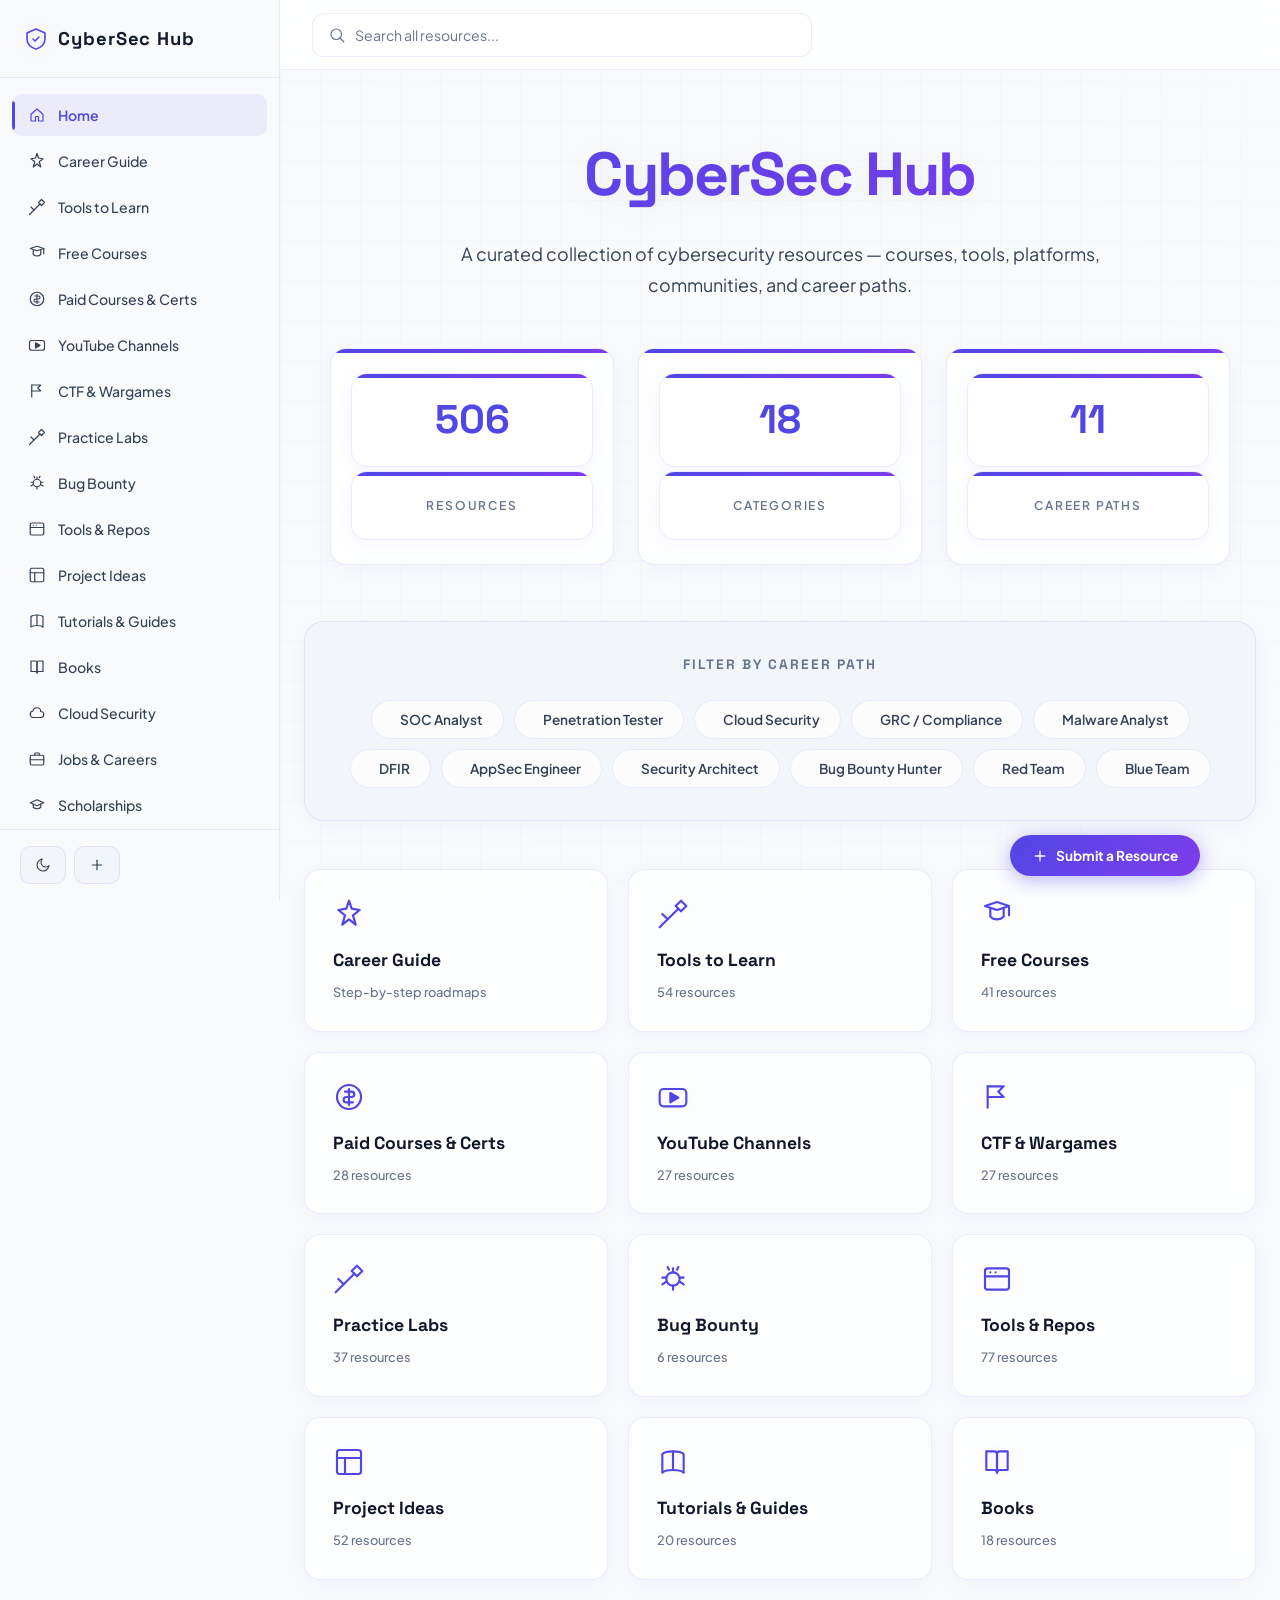
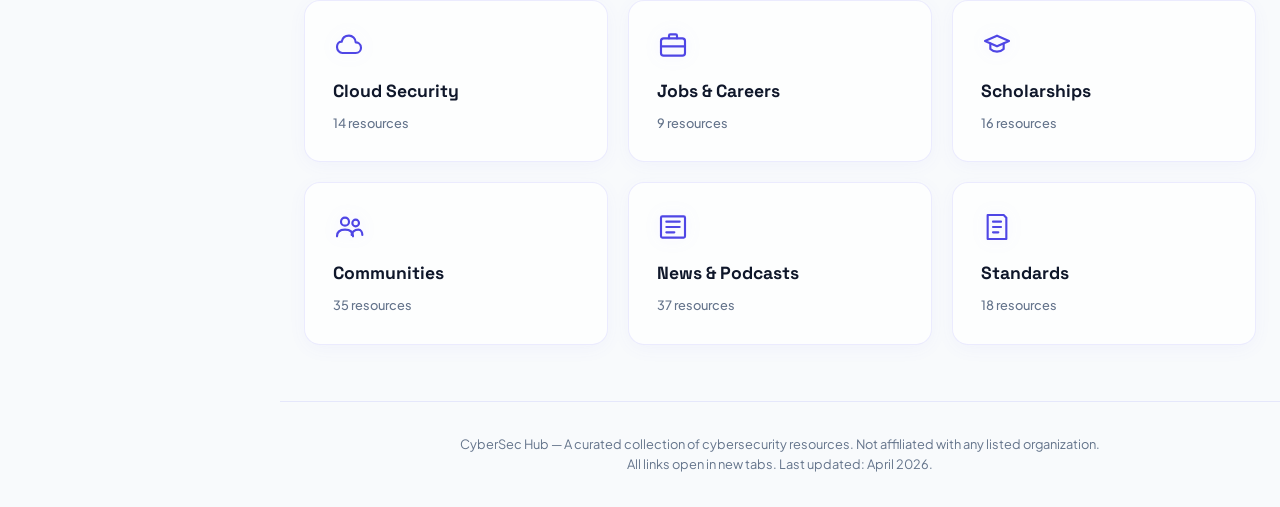
<file: index.html>
<!DOCTYPE html>
<!-- saved from url=(0038)https://cybersec-resources.vercel.app/ -->
<html lang="en"><head><meta http-equiv="Content-Type" content="text/html; charset=UTF-8"><script src="chrome-extension://lgblnfidahcdcjddiepkckcfdhpknnjh/content/popups-script.js"></script><style id="stndz-cookie-banners-1">.acceptCookies, .acceptCookiesBox, .accept_cookies, .acceptcookies, .adn-window.adn-message, .agegate-cookie, .agree-cookie-wrap, .alert--cookies, .alert-cnil, .alert-cookie, .alert-cookies, .alert-cookies-banner, .alertCookie, .alertcookie, .alerts-manager-container, .allow-cookie-stripe, .alma-cookie-disclaimer, .amdb-lgpd-consent, .as-oil, .avg-cookiebar, .avia-cookie-consent-wrap, .avisolgpd-bar, .b-cookie-hint, .b-cookies, .ba_cookie_bar, .ban-cookies, .bandeau-cnil, .bandeau-cookies, .bandeauCookie, .bandeau_consent, .bannerInformativaEU, .barCookie, .barra_cookie, .barre-info-cookies, .barreInfoCookies2, .barre_cookies, .basel-cookies-popup, .blocCookie, .bloccookie, .block-cookies, .bmj-cookie-noticebar-content, .box-cookies, .box-lgpd, .box_cookie, .box_cookie_allow, .bpa-cookie-banner, .bs-wrap-gdpr-law, .bst-panel, .butterBar--privacy, .c-cookie, .c-cookie-banner, .c-cookie-bar, .c-cookie-policy, .c-cookieContainer, .c-cookiebar, .c-gdprPopup, .c2g_daimler_cookie_dialog_overlay, .c_cookie-policy, .capaAvisoCookies, .capa_cookie, .capa_cookies, .captify-widget, .caption-cookie, .cb01-cookie-bar, .cc-banner, .cc-blockingScreen, .cc-bottom-bar--slide-up, .cc-cookies, .cc-fixed-bottom, .cc-floating, .cc-window[aria-label="cookieconsent"], .cc_banner, .cc_banner-wrapper, .cc_container, .cc_disclaimer_box, .ccmcss_oic, .cdp-cookies-alerta, .center_cookies, .ck-banner, .ck-cookie-w, .cky-consent-bar, .cky-consent-container, .cky-overlay, .clearfy-cookie, .cli-popupbar-overlay, .cnil-banner, .cnil-block, .cnilContainer, .cnilNotification, .cnil_warning, .co-cookies-disc-bar, .cokkie_footer_sticky, .com-cookie, .consent-container, .consent-cookie, .consent_container:not(body,html,:empty), .container-cookie, .container-cookie-notice, .container_cookies, .contao-cookiebar, .contenidoAvisoPoliticaCookies, .coockie, .coockie_banner, .cookie-accept-container, .cookie-accept-overlay, .cookie-agreement-wrapper, .cookie-alert ~ #exposeMaskOverlay, .cookie-alert-box, .cookie-assistant, .cookie-banner-bottom, .cookie-banner:not(body):not(html), .cookie-bar:not(body), .cookie-bg, .cookie-block, .cookie-box:not(body):not(html), .cookie-check, .cookie-compliance, .cookie-compliance-container, .cookie-confirm, .cookie-confirmation-banner, .cookie-consent-banner, .cookie-consent-banner-opt-out, .cookie-consent-block, .cookie-consent-content, .cookie-consent-ctr, .cookie-consent-holder, .cookie-consent.is-show, .cookie-container, .cookie-content, .cookie-dialog-wrapper, .cookie-disclaimer--overlay, .cookie-disclaimer:not(body), .cookie-disclosure, .cookie-footer, .cookie-footer-dialog, .cookie-header, .cookie-hint:not(body):not(html), .cookie-info-bar, .cookie-info-header, .cookie-info-layer, .cookie-info:not(body):not(html), .cookie-information-container, .cookie-information-wrapper, .cookie-law, .cookie-law-container, .cookie-law-overlay, .cookie-layer, .cookie-layer-visible:not(body):not(html), .cookie-legislation, .cookie-message-container, .cookie-message-overlay, .cookie-message:not(html):not(body), .cookie-monster, .cookie-msg:not(body):not(html), .cookie-nag, .cookie-note:not(body):not(html), .cookie-notice-container, .cookie-notice-dialog, .cookie-notice-wrapper, .cookie-notice:not(body):not(html), .cookie-notification:not(body), .cookie-notifier, .cookie-notify:not(body):not(html), .cookie-opt-in, .cookie-optin, .cookie-overlay:not(html):not(body), .cookie-panel-content, .cookie-panel-overlay, .cookie-panel:not(body):not(html), .cookie-permission, .cookie-permission-container, .cookie-permission-container-overlay, .cookie-police-bar, .cookie-policy-banner, .cookie-policy-box, .cookie-policy-message, .cookie-policy-notice, .cookie-policy-statement, .cookie-policy:not(body):not(html), .cookie-policy__banner, .cookie-pop, .cookie-pop-up-container, .cookie-popup-overlay, .cookie-popup:not(body):not(html), .cookie-prompt, .cookie-prompter, .cookie-rules-wrapper, .cookie-siteusage-notice, .cookie-tip, .cookie-warn, .cookie-warn-msg, .cookie-warning, .cookie-wrapper, .cookie123-popup, .cookieAccept, .cookieAccepterSlider, .cookieAdvice, .cookieAlert, .cookieAlertBarMessage, .cookieAlertBox, .cookieAsker, .cookieBan, .cookieBanner:not(body), .cookieBannerContainer, .cookieBar:not(body):not(html), .cookieBarContainer, .cookieBarReviewDesktop, .cookieBarReviewMobile, .cookieBox, .cookieCompliance, .cookieConsent:not(body):not(html), .cookieConsentBanner, .cookieConsentContainer, .cookieConsentPanel, .cookieContainer, .cookieControl, .cookieDisclaimer, .cookieDisclaimerContainer, .cookieDisclaimerContainerWrapper, .cookieInfo:not(body):not(html), .cookieInformation, .cookieInside, .cookieLaw:not(body):not(html), .cookieLegal, .cookieLegalComp, .cookieLegal_comp, .cookieMaster, .cookieMessage:not(body):not(html), .cookieMessageDiv, .cookieMsgContainer, .cookieNotice:not(body):not(html), .cookieNoticePopUp, .cookieNotification, .cookieNotify, .cookieOptIn, .cookiePanel, .cookiePolicy-Modal, .cookiePolicy-banner, .cookiePolicy:not(body):not(html), .cookiePolicyBannerOuter, .cookiePolicyBnr, .cookiePolicyNotice, .cookiePopUp, .cookiePopup, .cookiePopupContainer, .cookiePrompt, .cookieToast, .cookieTooltip:not(body):not(html), .cookieTooltipKontener, .cookieWarning, .cookieWarningBox, .cookie__show, .cookie_accept, .cookie_adv2, .cookie_alert, .cookie_alert_message, .cookie_bar, .cookie_box, .cookie_consent:not(body):not(html), .cookie_content, .cookie_footer_sticky, .cookie_info, .cookie_info_content, .cookie_law, .cookie_m, .cookie_message, .cookie_notice, .cookie_notification, .cookie_optin_box, .cookie_overlay, .cookie_panel, .cookie_policy, .cookie_policy_message, .cookie_popup:not(body):not(html), .cookie_privacy_info_bar, .cookie_warning, .cookie_wrapper, .cookieadmin_cookie_modal, .cookieadmin_law_container, .cookiealert, .cookiebanner:not(body), .cookiebar:not(body), .cookiebarcontainer, .cookiebarinner, .cookiebox, .cookieconsent-popup, .cookieconsent:not(body):not(html), .cookied:not(body):not(html), .cookiedisclaimer, .cookiediv, .cookiefooter, .cookieinfobannerWrapper, .cookielaw-container, .cookielaw:not(body):not(html), .cookieleiste, .cookiemonster, .cookienotice-bar, .cookienotice-container, .cookiepolicy, .cookiepopupcontainer, .cookies-advert, .cookies-alert, .cookies-alert-wider-wrap, .cookies-allow, .cookies-banner, .cookies-bar, .cookies-box, .cookies-container, .cookies-dialog, .cookies-eu, .cookies-eu-banner, .cookies-info-static, .cookies-info:not(html):not(body), .cookies-message, .cookies-modal, .cookies-msg, .cookies-note, .cookies-notice-msg, .cookies-notice:not(body):not(html), .cookies-notification:not(html):not(body), .cookies-notify, .cookies-open, .cookies-overlay, .cookies-policy, .cookies-popin, .cookies-popup:not(#style_important), .cookies-reminder, .cookies-reminder-v2, .cookies-row, .cookies-sec, .cookies-warning, .cookies-wrapper, .cookiesAlert, .cookiesBackground, .cookiesBar, .cookiesBgCls, .cookiesBlock, .cookiesContent, .cookiesDisclosure, .cookiesInfo, .cookiesMessage, .cookiesMessageBanner, .cookiesMessageLayer, .cookiesNote, .cookiesNotification, .cookiesPanel, .cookiesPro, .cookiesTxt, .cookiesWarning, .cookiesWarning-container, .cookies__banner:not(body):not(html), .cookies_bar, .cookies_box, .cookies_law_compliance_footer, .cookies_message, .cookies_notice, .cookies_noties, .cookies_notifier, .cookies_policy_container, .cookies_yum, .cookiesbar, .cookiesinfo, .cookieslaw, .cookiesms, .cookiesnotice, .cookiespolicy, .cookiestrip, .cookietext, .cookiewall:not(body):not(html), .cookiewarning:not(body), .cookiewrapper, .cookskom, .cp-cookie-banner, .cp-info-bar-container, .ctl_CookieWarning, .cwcookielaw, .cws-cookies-notification, .dCookiesAlert, .dc-cookie-consent, .delayed-module.alert-cookie.alert, .disclaimerCookies, .dismissable-cookie-policy, .divCookiePopUp, .divCookiePopUpContainer, .divascookies, .dom-content--eu-banner, .dr-cookie-info-box, .drawer-cookies, .ds2-cookie-disclaimer, .e-consents-alert, .e-cookie-message, .ePrivacyOuterWrapper, .ec-cookie-policy, .ecdcCookiePolicy, .ecomcookielaw-holder, .egmont-cookies, .eh-cookieinfo, .eksCookieContainer, .element-cookie-banner, .ensureCookie, .epson_cookienotice, .epublishing-priority.epublishing-eu-cookies, .etiCookieBanner, .ets_cookie_banber_block, .eu-cookie-compliance-banner:not(body):not(html), .eu-cookie-message, .eu-cookie-nag, .eu-cookie-notice, .eu-cookies, .eu-cookies-bar-cookies-bar-wrap, .euCookie, .euCookieLaw, .euPrivacy_cookiesMsg, .eu_cookie, .eucookie, .eucookie_disclaimer, .eucookielaw, .eucookies, .eupopup-container, .ext-cookie, .ez-cookie-banner, .f-data-policy, .filCookiesCnil, .flexit_cookie, .footer-cnil, .footer-cookie, .footer-cookies-policy, .footer-lgpd, .footer-policy.js-footer_policy, .footer__cookies, .footer_cnil, .freeprivacypolicy-com---nb, .freeprivacypolicy-com---nb-simple, .fucking-eu-cookies, .fucking-priority.fucking-eu-cookies, .fusion-privacy-bar, .future-cookie-bar, .g-cookiebar, .gdpr-banner, .gdpr-box:not(body):not(html), .gdpr-consent-backdrop:not(body):not(html), .gdpr-container:not(#style_important), .gdpr-cookie-bar, .gdpr-cookie-info, .gdpr-cookie-notice, .gdpr-cookie:not(html):not(body), .gdpr-privacy-bar, .gdprModal__placeholder, .gdprPopup, .gdpr_cookie_popup, .globalcookiepolicycontainer, .glue-cookie-notification-bar, .gn-cookie-alert, .gpm-cookie-accepted, .grt-cookie-active, .head-cookie-container, .header-cookie-content, .header-cookies, .headerCookies, .ib-m-cookie-banner, .id-CookieConsent, .identity-noticebar, .idxrcookies-block-user-nav::before, .imPolicycookiemessage, .info-cookie, .infoCookies, .infocookies, .inpage_cookieOptOutForm, .j-cookieContainer, .jix_acceptcookies_box, .jnews-cookie-law-policy, .js-CookieBanner, .js-consent-banner, .js-cookie-banner, .js-cookie-bar, .js-cookie-compliance:not(html):not(body), .js-cookie-consent, .js-cookie-container, .js-cookie-disclaimer, .js-cookie-message:not(html):not(body), .js-cookie-notice, .js-cookie-policy, .js-cookie-policy-header, .js-cookie-widget, .js-cookieComply, .js-cookieMessage, .js-cookies, .js-cookies-box, .js-message-cookies, .js-toast-cookies, .js_cookie_law, .k4-cookie, .kacookie-cm-window, .kvkkpop, .l-footer-cookie, .l-footer_cookieAlertBox, .layerCookie, .layer_cookie, .lgcookieslaw-banner, .lgcookieslaw-overlay, .lgcookieslaw_banner, .lgpd:not(body):not(html), .lia-cookie-banner-alert, .luxar_disclaimer_container, .m-cookie-notice, .m-cookiepolicy, .m-popup__cookies, .m159-cookies, .m_cookie, .mainCookieAlerta, .maserati-cookie, .mb_informativa_cookies, .md-cookies-advice, .message-cookie, .message-cookies, .message-demande-cookies, .message-modal-cookie, .mk_cookie_policy, .mnd-cookie-bar, .mod-cookiepolicy, .mod-privacypolicy, .module-cookie-info, .ms-cookie-ok, .muniweb-cookies, .mw-cookiewarning-container, .nav__cookies, .navbar-privacy, .nca-cookiesaccept-line, .no-cookies:not(html):not(body), .notice--cookie:not(body):not(html), .notice--cookieAdvanced, .notice-cookie, .notice_notice_cookies, .notification__content-cookie, .notificationpopup, .npo_cc_regular, .nr-cookie-notification, .o-cookielaw, .obs_cnil, .okookie, .om-cookie-agreement, .optanon-alert-box-wrapper, .optanon-show-settings, .overlay-cookie, .p-cookiebar, .p_cookie, .page-wrap--cookie-permission, .panel-cookies, .panel_cookie, .paveCookies, .pck-flatsome-cookies, .pcookie, .pd-cookie-banner-window, .pea_cook_more_info_popover, .pea_cook_wrapper, .penci-wrap-gprd-law, .pf-cookie-directive, .plugin_cookie, .politicaCookies, .polityka-cookie, .pop-cookie, .popup-alert-notice, .popup-choose-cookies, .popup-cookie, .popup-cookie-notice-wrap, .popup_cookie, .preventAcceptance, .privacy-alert, .privacy-warning, .privacybanner, .privacycookie, .qb-cookielaw-bar, .radioplayer-cookie-consent, .rdm-daac-notice-template, .react-cookie-banner, .regional-cookie-warning, .rltcp_information_cookie, .rlx-cookie, .roh-cookies, .row-cookies, .rs-alert-cookie, .sanoma-optin-bar, .sb-ncookies-alert, .sc-cookies, .sd_cookiespolicy, .selectorCookieLawMessage, .self-contain-cookie, .seopress-user-consent, .sets-cookie, .sf_cookie_container, .sgsCookies, .sh-cookie-confirmation, .sh-page-notice, .shop_index > div#cookie, .shopui-eu-cookie-bar, .sisu-cookie-notice, .site-cookie-panel, .site-cookies, .siteCookies[data-testid="cookiesPopup"], .sqs-cookie-banner-v2, .storm-cookie, .sys_cc-cookies, .tCook, .tarteaucitron-banner, .taunton-user-consent-visible, .tcCookiesDialogWrapper, .tesco-cookie, .texteAlerteCookie, .tg-info-cookie, .thb-cookie-bar, .tibrr-cookie-consent-container, .tm-cookie-banner, .tmblr-iframe--gdpr-banner, .toast-type-newCookie, .tre-cookie-disclaimer, .tvcmscookies-notice, .tx-om-cookie-consent, .u-cookies-consent, .ui-dialog-cookies, .uk-cookie, .uk-cookie-banner, .uk-cookies, .uk-notification-bottom-center, .ultimize_cookie_notification_container, .umuCookieMain, .use-cookie-container, .v2_cookies_container, .viacomcookiebar-extended, .voc-cookie-message, .waconcookiemanagement, .warningCookieWrap, .we-use-cookies, .woodmart-cookies-popup, .wordpress-gdpr-popup, .wp-block-jetpack-cookie-consent, .wp-gdpr-cookie-notice-wrap, .wpcc-container, .wpgdprc-consent-bar, .wrap_cookie_policy, .wrapper--cookies, .wrapper--cookies-disclaimer, .wrapperCookies, .wsa-cookielaw, .wtm-cookies, amedia-privacybox, amp-consent, app-cookies-agreement, ark-cookiebar, aside[class="gdpr-wrapper top"], aside[data-role="gdpr-cookie-container"], body #cookie-policy, body .cookiealert.show, body > #ckb[style].wbg, body > #ckch, body > div#cs_stripe, body > div.ns-cookie-consent, body div#lgpd-banner, body.sliding-popup-processed > #sliding-popup, body:not(.cookie-modal-open) > div#dm-cookie-popup-container, body:not(.orejimeBody-WithModalOpen) div.orejime-Notice, body:not(.scroll-lock) .cookie-alert, cloudflare-app[app="cookiless"], cloudflare-app[app="tibrr-cookie-consent"], dialog[data-controller="common--cookies--alert"], div#ask-cookie, div#ccpaCookieBanner, div[class*="cookiesAnnounce-"], div[class^="app_gdpr"], div[data-cy="cookie-banner"], div[data-hook="ccsu-banner-wrapper"], div[data-storage-item^="t886cookiename_"], div[data-testid="cookiePopup"], div[data-testid="cookies-dialog"], main + div[class][style^="--headlineFontFamily:"], wecoma-lite {display:none !important; visibility:hidden !important; opacity:0 !important;position:absolute !important; width:0px !important; height:0px !important;}</style><style id="stndz-cookie-banners-0">#AvisoCookieslaw, #BandeauCookie, #BandeauInfoCookie, #BlkCookies, #BorlabsCookieBox, #CCompliance, #CNIL, #CNIL-notice, #CNILMessage, #COOKIE_BANNER, #CP_box, #CRTL_AlertCookie, #CRTL_CookieAlert, #Consentement-cookies, #Cookie-Container, #Cookie-Overlay, #Cookie-Policy, #CookieAdvice, #CookieAlert, #CookieBanner, #CookieBannerNew, #CookieBar, #CookieConsent, #CookieConsentDiv, #CookieContainer, #CookieDiv, #CookieInfo, #CookieInformation, #CookieMessaging, #CookieNotice, #CookieNotification, #CookieNotificationBar, #CookieOK, #CookiePanel, #CookiePolicy, #CookieQBanner, #CookieReportsButton, #CookieReportsPanel, #CookieT2Bar, #CookieWarning, #CookieWrapper, #CookielawBanner, #CookiesBanner, #CookiesDiv, #CookiesOverlay, #CookiesWarning, #EUCookie, #EUCookieMsg, #EUDirectiveCookiePanel, #EuCookieBar-8, #EuCookieLawForm, #FT_Cookies, #Footer_cookieLawBox, #GMI_Privacy_Policy, #GlobalCookieBanner, #LGPD, #PaveCookies, #PrivacyBanner, #Row1_Column1_Cell1_CookieSettings_CookieSettings, #SgCookieOptin, #SiteMasterPage_updCookieDisclaimer, #TNTpageContentPlaceHolder_pnlCookieMessage, #WP-cookie-info, #_evidon_banner, #about-cookies, #aboutCookieUsageBox, #ac-cookie-compliance, #ac_cookiesvalidation, #accept-cookie, #accept-cookies-div, #acceptCookie, #acceptCookieMeg, #acceptCookies, #acceptCookiesBar, #acceptCookiesDiv, #accept_cookie, #accept_cookies, #acceptance_of_cookies, #acceptcookie, #acookie, #acris--cookie-permission--modal-overlay, #acris--page-wrap--cookie-permission, #af-cookie-policy, #agree_cookies, #agreecookies, #alert-cookie, #alert-cookie-policy, #alertCookie, #alertCookies, #alerte-cookies, #alerte_cnil, #alerte_tracking, #all4nav-cookie-component, #all4nav-cookie-policy-notification, #allowCookiesPopup, #aoCookiePolicy, #arte-cookie-banner, #askCookies, #asterix_cookie_widget, #au_cookiesalert, #avcn_notification, #avertissement_cookies, #avis-cookies, #aviso-cookies, #avisoCookies, #avisoCookiesLayer, #avisoLGPD, #awsccc-sb-ux-c, #axs_cookie_toggle, #ba_eu_cookie_law, #bandeau-c, #bandeau-cookies, #bandeauCookie, #bandeauCookies, #bandeau_cookie, #bandeau_cookies, #banner-cookie, #bannerCNIL, #bannerCookieContainer, #bannerCookies, #banner_cnil, #banner_cookie, #banniere-cookie, #barraCOOKIE, #barraaceptacion, #bauerCookiePolicy, #bbccookies, #bf-cookie-notice, #bkCookieBanner, #bloc_cookies, #bloc_setcookie, #block-cookie_policy-0, #block-inf-eu-cookie-cookie-disclaimer, #blogger_cookie_notice, #bonaCookies, #bootcooker-banner, #boxZgodaNaCookie, #box_cookie_info, #box_cookies_error, #buzzblogpro-cookie-banner, #bvin-cookie-box, #bw_cookiechoice, #c2g_cookie_dialog, #c_agrem, #ca_banner, #ca_info_plus, #cadre_alert_cookies, #capaAvisoPoliticaCookies_superior_mensajes, #cartelcookielegal, #catapult-cookie-bar, #cc-cookie-law, #cc-cookie-notice, #cc-cookies, #cc-notification, #cc_cookies, #cca-cookies-holder, #ccc-state, #ccconsent, #cccwr, #ccgtm-banner, #ccm-cookiesDisclosure, #cconsent-bar, #center_bandeau_cookie, #cerekKullanimUyari, #cerez-politikasi, #cewe-accept-cookies, #cf-cookie-banner, #ck-cookie-statement, #ck_dsclr_v2, #cl-banner, #cliSettingsPopup, #close_cnil, #cm-cookie-policy, #cm-cookie-window, #cmp-app-container, #cmp-faktor-io-brand-consent-notice, #cmplz-cookiebanner-container, #cmsCookieWarning, #cnil, #cnil-cookie, #cnil-cookie-panel, #cnil-layer, #cnilNotification, #cnil_alert, #cnil_bandeau, #cnil_bar, #cnil_bar_wrapper, #cnil_privacy, #com_cookie_policy, #confirmCookie, #confirmCookiePolicy, #confirm_cookie_use, #consent-banner-main, #consent-banner-overlay, #consent-box-lgpd, #consent-manager, #container_info_cnil, #conteneurCookies, #content-cookies, #coockie-mex, #coockieAPContainer, #coockiechoice, #coockies_warning, #cooki_accept, #cookie-accept, #cookie-acceptation-popup, #cookie-alert, #cookie-allow, #cookie-banner, #cookie-banner-container, #cookie-banner-lgpd, #cookie-bar, #cookie-bar-bottom, #cookie-bar-main, #cookie-bar-module, #cookie-bg, #cookie-block, #cookie-cnil-box, #cookie-compliance, #cookie-compliance-bottom, #cookie-compliance-bottom-overlay, #cookie-compliance-container, #cookie-consent, #cookie-consent-banner, #cookie-consent-bar, #cookie-consent-container, #cookie-consent-popup, #cookie-consent-wrapper, #cookie-container, #cookie-container2, #cookie-content, #cookie-control, #cookie-dialog, #cookie-directive, #cookie-disclaimer, #cookie-disclosure, #cookie-div, #cookie-header, #cookie-hint, #cookie-icon, #cookie-info, #cookie-info-bar, #cookie-info-box, #cookie-info-container, #cookie-info-div, #cookie-info-layer, #cookie-information, #cookie-information-banner, #cookie-information-wrapper, #cookie-inner-wrapper, #cookie-law, #cookie-law-banner, #cookie-law-bar, #cookie-law-compliance, #cookie-law-consent-section, #cookie-law-container, #cookie-law-div, #cookie-law-info-bar, #cookie-layer, #cookie-lightbox, #cookie-message, #cookie-message-container, #cookie-modal-bg, #cookie-msg, #cookie-note, #cookie-notice, #cookie-notice + .cookie-notice__overlay, #cookie-notice-blocker, #cookie-notification, #cookie-notification-bar, #cookie-notification-wrapper, #cookie-notifier, #cookie-opt-in, #cookie-opt-in-footer, #cookie-optout, #cookie-overlay, #cookie-overlay-footer, #cookie-overlay-wrapper, #cookie-panel, #cookie-policy-banner, #cookie-policy-bar, #cookie-policy-container, #cookie-policy-notice, #cookie-policy-strap, #cookie-policy-warning, #cookie-popin, #cookie-popup, #cookie-prompt-fixed, #cookie-regle, #cookie-ribbon, #cookie-slide, #cookie-statement, #cookie-terms, #cookie-ue, #cookie-warn, #cookie-warning, #cookie-warning-bar, #cookie-window:not(body):not(html), #cookie-wrapper, #cookie1, #cookieAccept, #cookieAcceptContainer, #cookieAcceptMessage, #cookieAcceptPos, #cookieAcknowledgement, #cookieAdv, #cookieAgree, #cookieAgreementContent, #cookieAlert, #cookieAlertBoxID, #cookieAlertMessage, #cookieAlertWrapper, #cookieBanner, #cookieBar, #cookieBgOverlay, #cookieBlock, #cookieBnr, #cookieBox, #cookieChoiceBanner, #cookieChoiceInfo, #cookieCompliance, #cookieComplianceMessage, #cookieConsent, #cookieConsentBanner, #cookieConsentBar, #cookieConsentContainer, #cookieConsentForm, #cookieConsentPrompt, #cookieContainer, #cookieContent, #cookieControl, #cookieCookieBar, #cookieDisc, #cookieDisclaimer, #cookieDiv, #cookieDivContent, #cookieDough, #cookieDropDown, #cookieFixed, #cookieFooter, #cookieFrame, #cookieGuardMsg, #cookieHeader, #cookieHint, #cookieInfCont, #cookieInfo, #cookieInfoBanner, #cookieInfoBar, #cookieInfoBox, #cookieInfoContent, #cookieInfoDiv, #cookieInfoMsgWrapper, #cookieInfoWrapper, #cookieInformerBooklet, #cookieLY, #cookieLaw, #cookieLawAcknowledgmentDiv, #cookieLawBox, #cookieLawContainer, #cookieLawHeader, #cookieLawText, #cookieLayer, #cookieLine, #cookieMessage, #cookieMessageBox, #cookieMessageContainer, #cookieMessageDisplayDIV, #cookieMessageWrapper, #cookieMgn, #cookieModal, #cookieMon, #cookieMonsterWrapper, #cookieMsg, #cookieMsgBlock, #cookieMsgWrapper, #cookieNotes, #cookieNotice, #cookieNoticeContainer, #cookieNoticePro, #cookieNotification, #cookieOverlay, #cookiePanel, #cookieParisien, #cookiePlaceholder, #cookiePolicy, #cookiePolicy-layer, #cookiePolicyAlertBox, #cookiePolicyBar, #cookiePolicyContainer, #cookiePolicyNotice, #cookiePolicyNotification, #cookiePolicyPopup, #cookiePolicyWrapper, #cookiePoolicy, #cookiePop, #cookiePopUp, #cookiePopin, #cookiePopup, #cookiePopupContainer, #cookiePrompt, #cookiePromptWrapper, #cookieSection, #cookieSettingsDialog, #cookieTime, #cookieUsagePopIn, #cookieView, #cookieWarning, #cookieWarningBox, #cookieWarningDiv, #cookieWarningMessage, #cookieWarningR, #cookieWindowContainer, #cookieWrap, #cookieWrapper, #cookie_accept, #cookie_agreement, #cookie_alert, #cookie_alert_bar, #cookie_alert_container, #cookie_assistant_container, #cookie_banner, #cookie_banner_container, #cookie_bar, #cookie_bar_top, #cookie_box, #cookie_choice, #cookie_clicker, #cookie_cnil, #cookie_consent, #cookie_consent_container, #cookie_content, #cookie_disclaimer, #cookie_disclaimer_wrapper, #cookie_header, #cookie_info, #cookie_info_area, #cookie_info_wrapper, #cookie_law, #cookie_law_banner, #cookie_layer, #cookie_message, #cookie_message_container, #cookie_modal, #cookie_msg, #cookie_note, #cookie_notice, #cookie_notification, #cookie_notification_bar, #cookie_panel, #cookie_policies, #cookie_policy, #cookie_policy_alert, #cookie_policy_banner, #cookie_policy_popup, #cookie_popup, #cookie_popup_container, #cookie_privacy_holder, #cookie_privacy_info_bar, #cookie_privacy_popup, #cookie_prompt, #cookie_shout, #cookie_str, #cookie_usage, #cookie_warn, #cookie_warning, #cookie_widget, #cookieaccept, #cookiealert, #cookiealert_content, #cookiebalk-wrap, #cookiebanner, #cookiebar, #cookiebar-container, #cookieblock, #cookiebnr, #cookiebox-wrapper, #cookiecnil, #cookieconfirm, #cookieconsent, #cookieconsentbar, #cookieconsentdiv, #cookiecontrol, #cookiecontrol_notice, #cookiediv, #cookiehint, #cookieinfo, #cookieinfo-container:not(#style_important), #cookieinfobar, #cookieinfobox, #cookielaw, #cookielaw2, #cookielawwarning, #cookielightbox, #cookiemenu, #cookiemessage, #cookiemodalbar, #cookiemodalbarplaceholder, #cookiemodule, #cookiemonster, #cookiemonster_popup, #cookiemsg, #cookiemsgbox, #cookienote, #cookienotice, #cookienotice-container, #cookienotif, #cookienotifier, #cookienotify-wrapper, #cookieoverlay, #cookiepanel, #cookiepolicy, #cookiepolicyContainer, #cookiepolicybg, #cookiepolicydiv, #cookiepop, #cookiepopup, #cookierBayer, #cookiereports-badge, #cookies-acc, #cookies-agreed-wrapper, #cookies-agreement, #cookies-agreement-box, #cookies-alert, #cookies-auth, #cookies-baner-wrapper, #cookies-banner, #cookies-bar, #cookies-fancybox, #cookies-info, #cookies-info-banner, #cookies-information, #cookies-information > .innerDiv, #cookies-message, #cookies-message-container, #cookies-message-main, #cookies-messages, #cookies-modal, #cookies-msg, #cookies-notice, #cookies-notification-popup:not(body):not(html), #cookies-overlay, #cookies-panel, #cookies-policy, #cookies-policy-banner, #cookies-policy-container, #cookies-policy-mssg, #cookies-policy-popup, #cookies-policy-prompt, #cookies-policy-wrapper, #cookies-politics, #cookies-privacy, #cookies-verify, #cookies-warning, #cookies-warning-box, #cookies-wrapper, #cookiesAlert, #cookiesAllowingRequest, #cookiesArticle, #cookiesBanner, #cookiesBar, #cookiesBox, #cookiesContainer, #cookiesDiv, #cookiesInfo, #cookiesInfoBox, #cookiesInitialDialog, #cookiesLequipe, #cookiesMessage, #cookiesNoticeDiv, #cookiesNotification, #cookiesNotifier, #cookiesOptInMessage, #cookiesOptInMessageWrapper, #cookiesPanel, #cookiesPolicyMessage, #cookiesPolicyPopup, #cookiesPop, #cookiesPopup, #cookiesWarning, #cookiesWarningActive, #cookiesWarningBanner, #cookiesWrapper, #cookies_apla, #cookies_ask, #cookies_avertissement, #cookies_banner, #cookies_block, #cookies_block_footer, #cookies_border, #cookies_box, #cookies_container, #cookies_info, #cookies_message, #cookies_message_bar, #cookies_msg, #cookies_notification, #cookies_notifier, #cookies_policy, #cookies_warning, #cookiesadv, #cookiesck, #cookiesconcentbar, #cookiescontainer, #cookiescript_injected, #cookiescript_injected_wrapper, #cookiesdirective, #cookiesdisclaimer, #cookieseal-banner, #cookieshit, #cookiesjsr, #cookiespolicy, #cookiespolicymessage, #cookiesribbon, #cookiestat, #cookiestatement, #cookiestrip, #cookietable, #cookietext, #cookietop, #cookieu_header, #cookieuseage, #cookiewarn, #cookiewarning, #cookiewrap, #cookiewrapper, #cookis-bg, #cookpol, #ctl00_CookieMessage1_divCookie, #ctl00_CookieMessage1_upCookie, #ctl00_Cookies_CookieContainer, #ctl00_Footer_rnCookies_popup, #ctl00_cookie_panel, #ctl00_cookieconsent_ajaxPanel, #ctl00_ctl00_divCookiePolicyContainer, #ctl00_pnlCookieMessage, #ctl00_privacyCookies_LIPCNB_PrivacyandCookiesNoticePanel, #ctl01_ctl00_CookiePreferencesControl, #ctl20_pnlCookie, #ctl30_pnlCookie, #ctrlHeader_divCookieText, #cw-cookieInfo, #data-controller-stripe, #dcc_cookieMessageContainer, #dennis-cookie-notice, #desktop-cookie-disclosure, #didomi-notice, #disclaimerC, #disclaimerCookies, #disclaimerDialog_modal, #divCookie, #divCookieAlert, #divCookieConfirm, #divCookieMsg, #divCookieNotify, #divCookiePolicy, #divCookiesBox, #divFrmUserCookieConfirm, #div_cookie, #divcook, #dlgCookies, #docbody > div.eu-cookie-panel, #domCookieWarning:not(html):not(body), #dv-cookie-notice, #dvCookie, #e-privacy-message, #eCookieConsentDialog, #eCookieMsg, #ePrivacyBanner, #ePrivacyDisclaimer, #easy-cookies-policy-main-wrapper, #ec-cookie-messages-container, #ee-cookies-message, #eimm_box_cookie_alerte_message, #elGuestTerms, #eprivacy, #eu-cookie, #eu-cookie-bar, #eu-cookie-compliance, #eu-cookie-consent, #eu-cookie-content, #eu-cookie-law, #eu-cookie-notifier, #eu-cookie-notify-wrap, #eu-cookie-policy, #eu-cookie-policy-banner-wrapper, #eu-cookie-wrap, #eu-cookies, #eu-cp-banner, #eu-privacy, #euCookie, #euCookieBar, #euCookieDirective, #euNotice, #eu_cookie, #eu_cookies, #eu_cookies_overlay_content, #eu_notice_content, #eucl_panel, #eucookie, #eucookielaw, #eucookienotice, #expat_cookies, #external-cookie-bar, #ez-cookie-dialog-wrapper, #fixed-cookie, #flag-cookies, #foCookieNotice, #footer-cnil-space, #footer-cookie-banner, #footer-cookies, #footer-lgpd, #footerCookieArticle, #footer_cookies, #footer_tc_privacy, #fp_cookieMessageContainer, #frameCookiesBox, #front-no-cookies-warn, #fs-cookiewarning, #fupi_cookie_notice, #future-cookie-bar, #gabarit_cnilcookie, #gb_sm_notification, #gccookiemessage, #gdpr-banner, #gdpr-consent-form-wrapper:not(body):not(html), #gdpr-cookie-consent-bar, #gdpr-cookie-message, #gdpr-cookie-notice, #gdpr_area, #gdpr_bar, #gdpr_box, #gdrpNotification, #gel-cookie-banner, #gh-cookieb, #global-cookie-message, #gn-cookie-accept, #golem-cookie-accept, #have-a-cookie, #headband-cookie, #headband_cookies, #header-info-cookie, #headerCookieLaw, #headerCookies, #headerCookiesAdvice, #headerTopBarMessageCookies, #hi-cookie-box, #htmlPopinCookies, #icoCookiesBanner, #id_cookieconsent, #id_tr_cookies, #idg-cookie-bar, #idxrcookies, #ietCookiePanel, #imPolicycookiemessage, #implicitCookieModal, #info-cookie, #infoCookie, #info_cookie, #informations-cookies, #infos_cookie, #itv-cookie-notification, #itv-glob-cookie-policy, #jQAlertAcceptCookie, #jlp-cookie-container, #jquery-cookie-law-script, #js-TosPrivacy, #js-cookie-notice, #js-ext-cookie, #js-infos-cookies, #js-message-bar-cookie-notice, #js_popup_cookies, #js_pushDownCookieMessage, #jumper_cookies, #kanews-cookie-box, #layerAcceptCookie, #layerCookies, #layer_cookie, #lc_cookies-main, #lca-cookie-notification, #legalLayer, #legal_policy_cookies, #lgdp, #logon-snippet-icookie, #lscookiesMax, #lsw-cookie-bottom-box, #m_cookie_popup, #machete_cookie_container, #mainDivLegacyCookie, #masterDivCookie, #message-cookie, #messageCookie, #message_cookie, #mfn-gdpr, #mk-cookie, #mktg_Cookie, #mktg_Cookie_Wrap, #mmmmm-cookies, #mnd-cookie-bar, #modalCookieContainer, #moove_gdpr_cookie_info_bar, #msg-cookie, #msg-cookie-level0, #msgCookie, #mss-legal-banner, #mssg-cookies-warning, #mtcookieconsent, #mycookie, #name-ga-cookie-accept-bar, #nav_cookie, #nbcCookieChoice, #new-cookie, #nibirumail_cookie_advice, #no-cookie, #notice--cookie, #notice-cookie-block, #notificacio-cookies, #notification__cookie, #notification_cookiewarning, #notificationcookie, #nova_cookie_disclaimer, #npo_cc_notification_wrapper, #nq_cnilbanner, #nuk-cookieMessage, #nwcook-message, #o-cookie, #oct-policy, #oemaceptacion, #okcookies, #okookie-box, #onetrust-consent-sdk, #optanon-popup-bg, #pCookieWarning, #page-advice-cookie, #panel-cookies, #pc-cookie-notice, #pecr-compliance-banner, #phrase_notification_cookies, #pi_tracking_opt_in_div, #pjAcceptCookieBar, #pl_cookies, #plugin_cookie_int, #pm-cookie-consent, #pnl-cookie, #pnlCookieBanner, #pnlCookieWarning, #politicaCookies, #polityka-cookies, #politykacooki, #politykaprywatnosci, #popUpInfosLegal, #popinCookie, #popup-cookie, #popup-cookies, #popup-webpage-cookie, #popup_cookie, #pravda-cookie-usage, #pricacy_popup, #privacy-bar, #privacy-consent, #privacy-message-bar, #privacy-policy-panel, #privacyBar, #privacyOuterContainer, #privacyPolicyLayer, #privacyPolicyLayerN, #privacyWarningBanner, #privacy_cookiepolicy, #privacy_law, #privacypolicy, #private-policy, #pronamic_cookie_holder, #qb_cookie_consent_main, #rb-cookie-container, #rb-privacy, #rbiCookiePolicy_pushDownBoxWrapper, #redim-cookiehint-modal, #redim-cookiehint:not(body):not(html), #regens-cookie-setting, #remoteCookie, #resultCheckCookieMSG, #rtl_cookie_small, #rtveCookiePolicy, #ruban-cnil, #rvacookies, #rwd-cookie-message, #s-cookie, #s112_accept_cookies, #saycookie, #scmp-popin.scmp-popin, #scnb-cookie-bar, #sdbCookieLegalContainer, #semocookie-handler, #shop-cookie, #shopify-pc__banner#shopify-pc__banner, #site-cookie-policy, #site-we-use-cookies, #site-wide-cookie-message, #skycom-cookie-wrapper, #slidingCookieDiv, #smile-cookie-wrapper, #spartooCookies, #spicookiebanner, #sto-cookieMessage, #stoppage, #sun-cookieMessage, #survey_bar, #svtCookieInformationContainer, #syl-cookie-monster, #tarteaucitronAlertBig, #tarteaucitronRoot, #tc_privacy, #termly-code-snippet-support, #tescoCookieNotification, #tesco_cookie_widget, #tfm_dsgvo_disclaimer, #the-cookie, #theme_cookie, #thiscookiemessage, #tid_cookieWarning, #toolbar_cookies, #topCookie, #townside-cookiebar-outer, #trackCookieBar, #trackingCookie, #tripla-cookie-consent, #truste-banner, #truste-consent-track, #ts_cookie_info, #tt-cookie-alert, #tto-cookieMessage, #tv2cookiebar, #twCookieConsent, #tweCookie, #tx-emhcookiebanner-bannerwidget, #tx_cookies, #tx_cpscookieinfobox_pi1, #uecookies, #ui-cookie-policy, #uk-cookie-use, #ukCookiePopup, #uo_cookie_banner, #us-cookies, #useCookiesCont, #user-cookie-message, #user_optin_banner, #usrConsent, #usrcookies, #v-cookielaw, #viewlet-cookiepolicy, #vscookieAlertCont, #vvc_cookie, #warn-cookies-area, #warning_cookie, #wdg_cookie_bar, #website-cookies, #welcomebar-wrapper, #widget-vrtcookiebalk, #wk_cookiebar, #ws_eu-cookie-container, #wsjconsent, #wt-cookie-box, #ww-cookie-information, #zaz-nb-plugin-cookie-message, .CNIL, .COOKIECONSENT_BANDEAU, .Cms_CookieConsent, .Common-Privacy-HeaderCookiesMessage, .Cookie--bottom, .CookieAcceptPanel, .CookieBanner:not(body):not(html), .CookieBar:not(body), .CookieChoiceContainer, .CookieConsent:not(body):not(html), .CookieDirectiveDisplay, .CookieDirectiveHeight, .CookieMessage, .CookieMonsterBox, .CookieNote, .CookieNotice:not(body):not(html), .CookieNoticeContainer, .CookieNotification, .CookieNotificationTopBar, .CookieNotifyWidget__wrapper, .CookiePolicyBar, .CookieWarning, .CookieWrapper, .Cookies:not(body):not(html), .CookiesBar, .CookiesMessageContainer, .EUCookie, .EUCookieBox, .EUCookiePolicyContainer, .EuCookieSheet, .ModThomasCookiesC, .O-CookieLaw, .PortletGestionDesCookiesCNIL, .SCK_Banner, .Section-Cookie, ._iph_cp_standalone, .accept-cookies {display:none !important; visibility:hidden !important; opacity:0 !important;position:absolute !important; width:0px !important; height:0px !important;}</style><style id="stndz-general-13">.view-id-ads, .view-id-advertisement, .view-image-ads, .view-site-ads, .view_ad, .views-field-field-ad, .visibleAd, .vjs-ad-iframe, .vjs-ad-overlay, .vjs-ima3-ad-container, .vjs-marker-ad, .vjs-overlay.size-300x250, .vl-ad-item, .vl-advertisment, .vl-header-ads, .vlog-ad, .vm-ad-horizontal, .vmag_medium_ad, .voc-ob-wrapper, .vodl-ad__bigsizebanner, .vpnad, .vs-advert-300x250, .vsw-ads, .vswAdContainer, .vuukle-ad-block, .vuukle-ads, .vw-header__ads, .w-ad-box, .w-adsninja-video-player, .w-content--ad, .wAdvert, .w_AdExternal, .w_ad, .waf-ad, .wahAd, .wahAdRight, .waldo-display-unit, .waldo-placeholder, .waldo-placeholder-bottom, .wall-ads-control, .wall-ads-left, .wall-ads-right, .wallAd, .wall_ad, .wcAd, .wcfAdLocation, .weatherad, .web_ads, .webpart-wrap-advert, .well-ad, .werbungAd, .wfb-ad, .wh-advert, .wh_ad, .wh_ad_inner, .when-show-ads, .wide-ad, .wide-ad-container, .wide-ad-new-layout, .wide-ad-outer, .wide-ads-container, .wide-advert, .wide-footer-ad, .wide-header-ad, .wide-skyscraper-ad, .wideAd, .wideAdTable, .widePageAd, .wide_ad, .wide_adBox_footer, .wide_ad_unit, .wide_ad_unit_top, .wide_ads, .wide_google_ads, .wide_grey_ad_box, .wide_sponsors, .widead, .wideadbox, .widget--ad, .widget--local-ads, .widget-300x250ad, .widget-ad, .widget-ad-codes, .widget-ad-image, .widget-ad-script, .widget-ad-sky, .widget-ad-zone, .widget-ad300x250, .widget-adcode, .widget-ads, .widget-adsense, .widget-adv, .widget-advads-ad-widget, .widget-advert-970, .widget-advertisement, .widget-dfp, .widget-sponsor, .widget-sponsor--container, .widget-text-ad, .widgetAD, .widgetAds, .widgetSponsors, .widget_300x250_advertisement, .widget_ad, .widget_ad-widget, .widget_ad125, .widget_ad300, .widget_ad_300, .widget_ad_boxes_widget, .widget_ad_layers_ad_widget, .widget_ad_rotator, .widget_ad_widget, .widget_adace_ads_widget, .widget_admanagerwidget, .widget_adrotate_widgets, .widget_ads, .widget_ads_entries, .widget_ads_widget, .widget_adsblock, .widget_adsensem, .widget_adsensewidget, .widget_adsingle, .widget_adswidget1-quick-adsense, .widget_adswidget2-quick-adsense, .widget_adswidget3-quick-adsense, .widget_adv_location, .widget_advads_ad_widget, .widget_advert, .widget_advert_content, .widget_advert_widget, .widget_advertisement, .widget_advertisements, .widget_advertisment, .widget_advwidget, .widget_alaya_ad, .widget_arvins_ad_randomizer, .widget_awaken_pro_medium_rectangle_ad, .widget_better-ads, .widget_cpxadvert_widgets, .widget_customad_widget, .widget_customadvertising, .widget_dfp, .widget_doubleclick_widget, .widget_epcl_ads_fluid, .widget_evolve_ad_gpt_widget, .widget_html_snippet_ad_widget, .widget_ione-dart-ad, .widget_island_ad, .widget_long_ads_widget, .widget_newspack-ads-widget, .widget_openxwpwidget, .widget_outbrain, .widget_outbrain_widget, .widget_plugrush_widget, .widget_quads_ads_widget, .widget_sej_sidebar_ad, .widget_sidebaradwidget, .widget_singlead, .widget_sponsored_content, .widget_supermag_ad, .widget_supernews_ad, .widget_taboola, .widget_text_adsense, .widget_themoneytizer_widget, .widget_thesun_dfp_ad_widget, .widget_tt_ads_widget, .widget_viral_advertisement, .widget_wp-bannerize-widget, .widget_wp_insert_ad_widget, .widget_wpex_advertisement, .widget_wpstealthads_widget, .widgetads, .wikia-ad, .wio-xbanner, .wordads-ad-wrapper, .wp-ads-target, .wp-block-ad-slot, .wp-block-tpd-block-tpd-ads, .wp125ad, .wp125ad_2, .wp_bannerize, .wp_bannerize_banner_box, .wp_bannerize_container, .wpadcenter-ad-container, .wpadvert, .wpd-advertisement, .wpex-ads-widget, .wppaszone, .wps-player-wrap, .wpvqgr-a-d-s, .wpx-bannerize, .wpx_bannerize, .wpx_bannerize_banner_box, .wrap-ad, .wrap-ads, .wrap_boxad, .wrapad, .wrapper-ad, .wrapper-header-ad-slot, .wrapper_ad, .wrapper_advertisement, .wrapperad, .ww_ads_banner_wrapper, .xeiro-ads, .xmlad, .xpot-horizontal, .yad-sponsored, .yahooad, .yahooads, .ympb_target, .zaf-adhesion-container, .zerg-widget, .zerg-widgets, .zergnet, .zergnet-holder, .zergnet-row, .zergnet-unit, .zergnet-widget, .zergnet-widget-container, .zergnet-widget__header, .zergnet-widget__subtitle, .zergnet__container, .zeus-ad, .zeusAdWrapper, .zeusAd__container, .zmgad-full-width, .zmgad-right-rail, .zone-advertisement, .zone.zone--loaded, .zoneAds, .zox-post-ad-wrap, .zox-post-bot-ad, .zox-widget-side-ad, .zox_ad_widget, .zox_adv_widget, AD-SLOT, AMP-AD, DFP-AD, [class^="adDisplay-module"], [class^="amp-ad-"], [class^="div-gpt-ad"], [class^="s2nPlayer"], [class^="tile-picker__CitrusBannerContainer-sc-"], [data-ad-cls], [data-ad-manager-id], [data-ad-module], [data-ad-name], [data-ad-width], [data-asg-ins], [data-block-type="ad"], [data-cl-spot-id], [data-css-class="dfp-inarticle"], [data-d-ad-id], [data-desktop-ad-id], [data-dynamic-ads], [data-ez-name], [data-freestar-ad][id], [data-id^="div-gpt-ad"], [data-identity="adhesive-ad"], [data-m-ad-id], [data-mobile-ad-id], [data-rc-widget], [data-revive-zoneid], [data-role="tile-ads-module"], [data-taboola-options], [data-template-type="nativead"], [data-testid="adBanner-wrapper"], [data-testid="ad_testID"], [data-testid="commercial-label-taboola"], [data-testid="prism-ad-wrapper"], [data-testid^="section-AdRowBillboard"], [data-testid^="taboola-"], [data-type="ad-vertical"], [data-wpas-zoneid], [href$="/sexdating.php"], [href="//sexcams.plus/"], [href="https://chaturbate.jjgirls.com/"] > img, [href="https://jdrucker.com/gold"] > img, [href^="http://clicks.totemcash.com/"], [href^="http://mypillow.com/"] > img, [href^="http://www.mypillow.com/"] > img, [href^="https://a.acebet.com/api/click?"], [href^="https://aads.com/campaigns/"], [href^="https://ad.admitad.com/"], [href^="https://ad1.adfarm1.adition.com/"], [href^="https://affiliate.fastcomet.com/"] > img, [href^="https://antiagingbed.com/discount/"] > img, [href^="https://ap.octopuspop.com/click/"] > img, [href^="https://awbbjmp.com/"], [href^="https://charmingdatings.life/"], [href^="https://clicks.affstrack.com/"] > img, [href^="https://glersakr.com/"], [href^="https://go.xlrdr.com"], [href^="https://groorsoa.net/"], [href^="https://ilovemyfreedoms.com/landing-"], [href^="https://istlnkcl.com/"], [href^="https://join.girlsoutwest.com/"], [href^="https://join.playboyplus.com/track/"], [href^="https://join3.bannedsextapes.com"], [href^="https://mylead.global/stl/"] > img, [href^="https://mypatriotsupply.com/"] > img, [href^="https://mypillow.com/"] > img, [href^="https://mystore.com/"] > img, [href^="https://optimizedelite.com/"] > img, [href^="https://rapidgator.net/article/premium/ref/"], [href^="https://rpwmct.com/"], [href^="https://shiftnetwork.infusionsoft.com/go/"] > img, [href^="https://track.aftrk1.com/"], [href^="https://track.fiverr.com/visit/"] > img, [href^="https://turtlebids.irauctions.com/"] img, [href^="https://url.totaladblock.com/"], [href^="https://wct.link/click?"], [href^="https://wsup.ai/"], [href^="https://www.avantlink.com/click.php"] img, [href^="https://www.brighteonstore.com/products/"] img, [href^="https://www.cloudways.com/en/?id"], [href^="https://www.herbanomic.com/"] > img, [href^="https://www.hostg.xyz/"] > img, [href^="https://www.mypillow.com/"] > img, [href^="https://www.profitablegatecpm.com/"], [href^="https://www.restoro.com/"], [href^="https://www.targetingpartner.com/"], [href^="https://zone.gotrackier.com/"], [href^="https://zstacklife.com/"] img, [id^="ad-wrap-"], [id^="ad_sky"], [id^="ad_slider"], [id^="div-gpt-ad"], [id^="section-ad-banner"], [name^="google_ads_iframe"], [onclick*="content.ad/"], a-ad, a[data-oburl^="https://paid.outbrain.com/network/redir?"], a[data-redirect^="https://paid.outbrain.com/network/redir?"], a[href*="&maxads="], a[href*=".adsrv.eacdn.com/"], a[href*=".cfm?domain="][href*="&fp="], a[href*=".engine.adglare.net/"], a[href*=".foxqck.com/"], a[href*=".g2afse.com/"], a[href*="//jjgirls.com/sex/Chaturbate"], a[href*="/jump/next.php?r="], a[href^=" https://www.friendlyduck.com/AF_"], a[href^="//go.eabids.com/"], a[href^="//hoodingluster.com/"], a[href^="//s.zlinkd.com/"], a[href^="//startgaming.net/tienda/" i], a[href^="http://adultfriendfinder.com/go/"], a[href^="http://bongacams.com/track?"], a[href^="http://cam4com.go2cloud.org/aff_c?"], a[href^="http://com-1.pro/"], a[href^="http://join.brokestraightboys.com/track/"], a[href^="http://partners.etoro.com/"], a[href^="http://revolvemockerycopper.com/"], a[href^="http://sarcasmadvisor.com/"], a[href^="http://sneakyadministration.com/"], a[href^="http://stickingrepute.com/"], a[href^="http://tc.tradetracker.net/"] > img, a[href^="http://trk.globwo.online/"], a[href^="http://www.adultempire.com/unlimited/promo?"][href*="&partner_id="], a[href^="http://www.friendlyduck.com/AF_"], a[href^="http://www.h4trck.com/"], a[href^="http://www.iyalc.com/"], a[href^="https://123-stream.org/"], a[href^="https://1betandgonow.com/"], a[href^="https://1winpb.com/"], a[href^="https://6-partner.com/"], a[href^="https://Click.ggpickaff.com/"], a[href^="https://a-ads.com/"], a[href^="https://a.adtng.com/"], a[href^="https://a.bestcontentfood.top/"], a[href^="https://a.bestcontentoperation.top/"], a[href^="https://a.bestcontentweb.top/"], a[href^="https://a.candyai.love/"], a[href^="https://a.medfoodhome.com/"], a[href^="https://a.medfoodsafety.com/"], a[href^="https://a2.adform.net/"], a[href^="https://ab.advertiserurl.com/aff/"], a[href^="https://activate-game.com/"], a[href^="https://ad.doubleclick.net/"], a[href^="https://ad.zanox.com/ppc/"] > img, a[href^="https://adclick.g.doubleclick.net/"], a[href^="https://ads.betfair.com/redirect.aspx?"], a[href^="https://ads.leovegas.com/"], a[href^="https://ads.planetwin365affiliate.com/"], a[href^="https://adultfriendfinder.com/go/"], a[href^="https://aj1070.online/"], a[href^="https://ak.psaltauw.net/"], a[href^="https://ausoafab.net/"], a[href^="https://aweptjmp.com/"], a[href^="https://awptjmp.com/"], a[href^="https://banners.livepartners.com/"], a[href^="https://bc.game/"], a[href^="https://believessway.com/"], a[href^="https://best-experience-cool.com/"], a[href^="https://billing.purevpn.com/aff.php"] > img, a[href^="https://black77854.com/"], a[href^="https://bngprm.com/"], a[href^="https://bngpt.com/"], a[href^="https://bodelen.com/"], a[href^="https://bongacams10.com/track?"], a[href^="https://bongacams2.com/track?"], a[href^="https://cam4com.go2cloud.org/"], a[href^="https://camfapr.com/landing/click/"], a[href^="https://chaturbate.com/in/?"], a[href^="https://claring-loccelkin.com/"], a[href^="https://click.Ggpickaff.com/"], a[href^="https://click.candyoffers.com/"], a[href^="https://click.dtiserv2.com/"], a[href^="https://click.hoolig.app/"], a[href^="https://click.linksynergy.com/fs-bin/"] > img, a[href^="https://clickadilla.com/"], a[href^="https://clickins.slixa.com/"], a[href^="https://clicks.pipaffiliates.com/"], a[href^="https://clixtrac.com/"], a[href^="https://combodef.com/"], a[href^="https://ctjdwm.com/"], a[href^="https://ctosrd.com/"], a[href^="https://ctrdwm.com/"], a[href^="https://datewhisper.life/"], a[href^="https://dl-protect.net/"], a[href^="https://engine.phn.doublepimp.com/"], a[href^="https://explore-site.com/"], a[href^="https://fastestvpn.com/lifetime-special-deal?a_aid="], a[href^="https://fc.lc/ref/"], a[href^="https://financeads.net/tc.php?"], a[href^="https://gamingadlt.com/?offer="], a[href^="https://get-link.xyz/"], a[href^="https://get.surfshark.net/aff_c?"][href*="&aff_id="] > img, a[href^="https://getmatchedlocally.com/"], a[href^="https://gml-grp.com/"], a[href^="https://go.admjmp.com"], a[href^="https://go.bbrdbr.com"], a[href^="https://go.bushheel.com/"], a[href^="https://go.cmtaffiliates.com/"], a[href^="https://go.dmzjmp.com"], a[href^="https://go.etoro.com/"] > img, a[href^="https://go.goaserv.com/"], a[href^="https://go.grinsbest.com/"], a[href^="https://go.hpyjmp.com"], a[href^="https://go.hpyrdr.com/"], a[href^="https://go.markets.com/visit/?bta="], a[href^="https://go.mnaspm.com/"], a[href^="https://go.nordvpn.net/aff"] > img, a[href^="https://go.rmhfrtnd.com"], a[href^="https://go.rmishe.com/"], a[href^="https://go.skinstrip.net"][href*="?campaignId="], a[href^="https://go.strpjmp.com/"], a[href^="https://go.tmrjmp.com"], a[href^="https://go.trackitalltheway.com/"], a[href^="https://go.xlirdr.com"], a[href^="https://go.xlivrdr.com"], a[href^="https://go.xlviiirdr.com"], a[href^="https://go.xlviirdr.com"], a[href^="https://go.xlvirdr.com"], a[href^="https://go.xtbaffiliates.com/"], a[href^="https://go.xxxiijmp.com"], a[href^="https://go.xxxijmp.com"], a[href^="https://go.xxxjmp.com"], a[href^="https://go.xxxvjmp.com/"], a[href^="https://golinks.work/"], a[href^="https://helmethomicidal.com/"], a[href^="https://hot-growngames.life/"], a[href^="https://identicaldrench.com/"], a[href^="https://in.rabbtrk.com/"], a[href^="https://iqbroker.com/"][href*="?aff="], a[href^="https://ismlks.com/"], a[href^="https://italarizege.xyz/"], a[href^="https://jaxofuna.com/"], a[href^="https://join.bannedsextapes.com/track/"], a[href^="https://join.dreamsexworld.com/"], a[href^="https://join.sexworld3d.com/track/"], a[href^="https://join.virtuallust3d.com/"], a[href^="https://join.virtualtaboo.com/track/"], a[href^="https://juicyads.in/"], a[href^="https://landing.brazzersnetwork.com/"], a[href^="https://lead1.pl/"], a[href^="https://lijavaxa.com/"], a[href^="https://lnkxt.bannerator.com/"], a[href^="https://loboclick.com/"], a[href^="https://losingoldfry.com/"], a[href^="https://mediaserver.entainpartners.com/renderBanner.do?"], a[href^="https://mmwebhandler.aff-online.com/"], a[href^="https://myclick-2.com/"], a[href^="https://natour.naughtyamerica.com/track/"], a[href^="https://ndt5.net/"], a[href^="https://offhandpump.com/"], a[href^="https://osfultrbriolenai.info/"], a[href^="https://paid.outbrain.com/network/redir?"], a[href^="https://pb-front.com/"], a[href^="https://pb-imc.com/"], a[href^="https://pb-track.com/"], a[href^="https://playnano.online/offerwalls/?ref="], a[href^="https://porntubemate.com/"], a[href^="https://postback1win.com/"], a[href^="https://prf.hn/click/"][href*="/adref:"] > img, a[href^="https://prf.hn/click/"][href*="/camref:"] > img, a[href^="https://prf.hn/click/"][href*="/creativeref:"] > img, a[href^="https://pubads.g.doubleclick.net/"], a[href^="https://quotationfirearmrevision.com/"], a[href^="https://random-affiliate.atimaze.com/"], a[href^="https://rixofa.com/"], a[href^="https://s.cant3am.com/"], a[href^="https://s.eunow4u.com/"], a[href^="https://s.gentlefieldpattern.com/"], a[href^="https://s.happyleafmotion.com/"], a[href^="https://s.ma3ion.com/"], a[href^="https://s.zlink3.com/"], a[href^="https://s.zlink7.com/"], a[href^="https://s.zlinkd.com/"], a[href^="https://s.zlinkn.com/"], a[href^="https://s.zlinkr.com/"], a[href^="https://s.zlinkt.com/"], a[href^="https://serve.awmdelivery.com/"], a[href^="https://service.bv-aff-trx.com/"], a[href^="https://sexynearme.com/"], a[href^="https://slkmis.com/"], a[href^="https://snowdayonline.xyz/"], a[href^="https://stardomcoit.com/"], a[href^="https://static.fleshlight.com/images/banners/"], a[href^="https://stellarcashflow.net/trck/"], a[href^="https://streamate.com/landing/click/"], a[href^="https://svb-analytics.trackerrr.com/"], a[href^="https://syndicate.contentsserved.com/"], a[href^="https://syndication.dynsrvtbg.com/"], a[href^="https://syndication.exoclick.com/"], a[href^="https://t.acam.link/"], a[href^="https://t.adating.link/"], a[href^="https://t.ajrkm1.com/"], a[href^="https://t.ajrkm3.com/"], a[href^="https://t.ajump1.com/"], a[href^="https://t.aslnk.link/"], a[href^="https://tatrck.com/"], a[href^="https://tc.tradetracker.net/"] > img, a[href^="https://tm-offers.gamingadult.com/"], a[href^="https://torguard.net/aff.php"] > img, a[href^="https://tour.mrskin.com/"], a[href^="https://track.1234sd123.com/"], a[href^="https://track.adform.net/"], a[href^="https://track.afcpatrk.com/"], a[href^="https://track.aftrk3.com/"], a[href^="https://track.aftrk5.com/"], a[href^="https://track.totalav.com/"], a[href^="https://track.ultravpn.com/"], a[href^="https://track.wg-aff.com"], a[href^="https://tracker.loropartners.com/"], a[href^="https://tracking.avapartner.com/"], a[href^="https://traffdaq.com/"], a[href^="https://trk.nfl-online-streams.club/"], a[href^="https://trk.softonixs.xyz/"], a[href^="https://twinrdsrv.com/"], a[href^="https://twinrdsyte.com/"], a[href^="https://upsups.click/"], a[href^="https://voluum.prom-xcams.com/"], a[href^="https://wittered-mainging.com/"], a[href^="https://wmctjd.com/"], a[href^="https://wolf-327b.com/"], a[href^="https://www.adskeeper.com"], a[href^="https://www.adultempire.com/"][href*="?partner_id="], a[href^="https://www.adxsrve.com/"], a[href^="https://www.bang.com/?aff="], a[href^="https://www.bet365.com/"][href*="affiliate="], a[href^="https://www.brazzersnetwork.com/landing/"], a[href^="https://www.dating-finder.com/?ai_d="], a[href^="https://www.dating-finder.com/signup/?ai_d="], a[href^="https://www.dql2clk.com/"], a[href^="https://www.effectiveratecpm.com/"], a[href^="https://www.financeads.net/tc.php?"], a[href^="https://www.friendlyduck.com/AF_"], a[href^="https://www.geekbuying.com/dynamic-ads/"], a[href^="https://www.get-express-vpn.com/offer/"], a[href^="https://www.goldenfrog.com/vyprvpn?offer_id="][href*="&aff_id="], a[href^="https://www.googleadservices.com/pagead/aclk?"] > img, a[href^="https://www.highcpmrevenuenetwork.com/"], a[href^="https://www.highperformancecpmgate.com/"], a[href^="https://www.infowarsstore.com/"] > img, a[href^="https://www.liquidfire.mobi/"], a[href^="https://www.mrskin.com/account/"], a[href^="https://www.mrskin.com/tour"], a[href^="https://www.nutaku.net/signup/landing/"], a[href^="https://www.onlineusershielder.com/"], a[href^="https://www.privateinternetaccess.com/"] > img, a[href^="https://www.purevpn.com/"][href*="&utm_source=aff-"], a[href^="https://www.sheetmusicplus.com/"][href*="?aff_id="], a[href^="https://www.toprevenuegate.com/"], a[href^="https://www8.smartadserver.com/"], a[href^="https://zirdough.net/"], a[onclick^="window.location.replace('https://random-affiliate.atimaze.com/"], a[onmousedown^="this.href='https://paid.outbrain.com/network/redir?"], a[onmousedown^="this.href='https://paid.outbrain.com/network/redir?"] + .ob_source, a[style="width:100%;height:100%;z-index:10000000000000000;position:absolute;top:0;left:0;"], ad-shield-ads, ad-slot, amp-ad, amp-ad-custom, amp-connatix-player, amp-embed[type="taboola"], amp-fx-flying-carpet, app-ad, app-advertisement, app-large-ad, aside[id^="adrotate_widgets-"], atf-ad-slot, bottomadblock, broadstreet-zone-container, citrus-ad-wrapper, display-ad-component, display-ads, div[aria-label="Ads"], div[class$="-adlabel"], div[class^="Adstyled__AdWrapper-"], div[data-ad-placeholder], div[data-ad-region], div[data-ad-targeting], div[data-ad-wrapper], div[data-adname], div[data-adunit-path], div[data-adunit], div[data-adzone], div[data-alias="300x250 Ad 1"], div[data-alias="300x250 Ad 2"], div[data-contentexchange-widget], div[data-dfp-id], div[data-id-advertdfpconf], div[id*="MarketGid"], div[id*="ScriptRoot"], div[id^="ad-div-"], div[id^="ad-position-"], div[id^="ad_position_"], div[id^="adngin-"], div[id^="adrotate_widgets-"], div[id^="adspot-"], div[id^="apn_native_ad_slot_"], div[id^="crt-"][style], div[id^="dfp-ad-"], div[id^="div-ads-"], div[id^="div-gpt-"], div[id^="ezoic-pub-ad-"], div[id^="google_dfp_"], div[id^="gpt_ad_"], div[id^="lazyad-"], div[id^="mrec-leaderboard-"], div[id^="optidigital-adslot"], div[id^="rc-widget-"], div[id^="st"][style^="z-index: 999999999;"], div[id^="sticky_ad_"], div[id^="taboola-stream-"], div[id^="vuukle-ad-"], div[id^="zergnet-widget"], div[ow-ad-unit-wrapper], gpt-ad, guj-ad, hl-adsense, iframe[scrolling="no"][sandbox*="allow-popups allow-modals"][style^="width: 100%; height: 100%; border: none;"], img[src^="https://images.purevpnaffiliates.com"], img[src^="https://s-img.adskeeper.com/"], in-page-message[doskip], ins.adsbygoogle[data-ad-client], ins.adsbygoogle[data-ad-slot], ps-connatix-module, span[data-ez-ph-id], span[id^="ezoic-pub-ad-placeholder-"], topadblock, zeus-ad {display:none !important; visibility:hidden !important; opacity:0 !important;position:absolute !important; width:0px !important; height:0px !important;}</style><style id="stndz-general-12">.rs_ad_block, .rs_ad_top, .rt_ad, .s-ad, .s-ads, .s2nContainer, .s_ads, .sadvert, .sagreklam, .sal-adv-gpt, .sam_ad, .sb-ad, .sb-ads, .sbAd, .sbAdUnitContainer, .sbTopadWrapper, .sb_ad, .sb_ad_holder, .sc-ad, .scad, .script-ad, .scroll-ad-item-container, .scroll-ads, .scroll-fixable.rail-right > .deals-rail, .scroll-track-ad, .scrolling-ads, .sda_adbox, .sdc-advert__top-1, .se-ligatus, .search-ad, .search-advertisement, .search-result-list-item--sidebar-ad, .search-result-list-item--topad, .search-results-ad, .search-sponsor, .search-sponsored, .searchAd, .searchAdTop, .searchAds, .searchad, .searchads, .secondary-ad-widget, .secondary-advertisment, .secondary_ad, .section-ad, .section-ad-unit, .section-ad-wrapper, .section-ad2, .section-ads, .section-adtag, .section-adv, .section-advertisement, .section-sponsor, .section-subheader > .section-hotel-prices-header, .section-widget-ad, .section_ad, .section_ad_left, .section_ads, .send-to-news, .seoAdWrapper, .servedAdlabel, .serviceAd, .sf_ad_box, .sg-adblock, .sgAd, .sh-section-ad, .shadvertisment, .sheknows-infuse-ad, .shift-ad, .shopee-search-user-brief, .shortadvertisement, .show-desk-ad, .show-sticky-ad, .showAd, .showAdContainer, .showads, .showcaseAd, .showcasead, .shr-ads-container, .sics-component__outbrain, .sidbaread, .side-ad, .side-ad-300, .side-ad-blocks, .side-ad-container, .side-ad-inner, .side-ad-top, .side-ads, .side-ads-block, .side-ads-wide, .side-adv-block, .side-adv-text, .side-advert, .side-advertising, .side-adverts, .side-bar-ad, .sideAd, .sideAdLeft, .sideAdWide, .sideBarAd, .sideBlockAd, .sideBoxAd, .side__ad, .side__ad-box, .side_ad, .side_ad2, .side_ad_top, .side_add_wrap, .side_ads, .side_adsense, .side_adv, .side_col_ad_wrap, .sidead, .sideadmid, .sideads, .sideads_l, .sideadsbox, .sideadtable, .sideadvert, .sideadverts, .sidebar-ad-area, .sidebar-ad-b, .sidebar-ad-box, .sidebar-ad-c, .sidebar-ad-component, .sidebar-ad-cont, .sidebar-ad-container, .sidebar-ad-div, .sidebar-ad-label, .sidebar-ad-rect, .sidebar-ad-slot, .sidebar-ad-top, .sidebar-ad-wrapper, .sidebar-ad:not(.adsbygoogle), .sidebar-adbox, .sidebar-ads, .sidebar-ads-block, .sidebar-ads-wrap, .sidebar-adsdiv, .sidebar-adv-container, .sidebar-advert, .sidebar-advertisement, .sidebar-advertisment, .sidebar-adverts, .sidebar-adverts-header, .sidebar-banner-ad, .sidebar-below-ad-unit, .sidebar-big-ad, .sidebar-big-box-ad, .sidebar-bottom-ad, .sidebar-box-ad, .sidebar-box-ads, .sidebar-content-ad, .sidebar-header-ads, .sidebar-outbrain, .sidebar-skyscraper-ad, .sidebar-sponsored, .sidebar-sponsors, .sidebar-square-ad, .sidebar-sticky--ad, .sidebar-text-ad, .sidebar-top-ad, .sidebar-tower-ad, .sidebar-zergnet, .sidebarAD, .sidebarAd, .sidebarAdvert, .sidebar__ad, .sidebar_ad, .sidebar_ad_300, .sidebar_ad_300_250, .sidebar_ad_container, .sidebar_ad_holder, .sidebar_ad_leaderboard, .sidebar_ad_module, .sidebar_ads, .sidebar_ads_left, .sidebar_ads_right, .sidebar_ads_title, .sidebar_adsense, .sidebar_advert, .sidebar_advertising, .sidebar_box_ad, .sidebar_right_ad, .sidebar_skyscraper_ad, .sidebar_sponsors, .sidebarad, .sidebarad_bottom, .sidebaradbox, .sidebaradcontent, .sidebarads, .sidebaradsense, .sidebarbox__advertising, .sidebarboxad, .sidebox-ad, .sidebox_ad, .sideright_ads, .sideskyad, .signad, .simple-ad-placeholder, .simple_ads_manager_widget, .simple_adsense_widget, .simplead-container, .simpleads-item, .single-ad, .single-ad-anchor, .single-ad-wrap, .single-ads, .single-ads-section, .single-bottom-ads, .single-mpu, .single-post-ad, .single-post-ads, .single-post-bottom-ads, .single-top-ad, .singleAd, .singleAdBox, .singleAdsContainer, .singlePostAd, .single__outbrain, .single_ad, .single_ad_300x250, .single_advert, .single_bottom_ad, .single_top_ad, .singlead, .singleads, .singleadstopcstm2, .singlepageleftad, .singlepostad, .singlepostadsense, .singpagead, .sister-ads, .site-ad-block, .site-ads, .site-bottom-ad-slot, .site-head-ads, .site-header-ad, .site-header__ads, .site-top-ad, .siteWideAd, .site_ad, .site_ad--gray, .site_ad--label, .site_ads, .site_sponsers, .sitesponsor, .skinAd, .sky-ad, .sky-ad1, .skyAd, .skyAdd, .skyAdvert, .skyAdvert2, .sky_ad, .sky_ad_top, .skyad, .skyscraper-ad, .skyscraper-ad-1, .skyscraper-ad-container, .skyscraper.ad, .skyscraperAd, .skyscraper_ad, .skyscrapper-ads-container, .slate-ad, .slide-ad, .slideAd, .slide_ad, .slidead, .slider-ads, .slider-item-ad, .sliderad, .slideshow-ad, .slideshow-ad-container, .slideshow-ad-wrapper, .slideshow-ads, .slideshowAd, .slideshowadvert, .slottaboola, .sm-ad, .sm-admgnr-unit, .sm-ads, .sm-advertisement, .sm-widget-ad-holder, .sm_ad, .small-ad, .small-ad-header, .small-ad-long, .small-ads, .smallAd, .smallAdContainer, .smallAds, .smallAdvertisments, .small_ad, .small_ad_bg, .small_ads, .smallad, .smalladblock, .smallads, .smalladscontainer, .smallsponsorad, .smart-ad, .smartAd, .smartad, .smn-new-gpt-ad, .snippet-ad, .speakol-widget, .spinAdvert, .splashy-ad-container, .spon_link, .sponadbox, .sponlinkbox, .spons-link, .spons-wrap, .sponsBox, .sponsLinks, .sponsWrap, .sponsbox, .sponser-link, .sponserLink, .sponslink, .sponsor-ads, .sponsor-area, .sponsor-block, .sponsor-bottom, .sponsor-box, .sponsor-btns, .sponsor-inner, .sponsor-left, .sponsor-link, .sponsor-links, .sponsor-popup, .sponsor-post, .sponsor-right, .sponsor-spot, .sponsor-text, .sponsor-text-container, .sponsor-wrap, .sponsorAd, .sponsorArea, .sponsorBlock, .sponsorBottom, .sponsorBox, .sponsorFooter, .sponsorFooter-container, .sponsorLabel, .sponsorLink, .sponsorLinks, .sponsorPanel, .sponsorPost, .sponsorPostWrap, .sponsorStrip, .sponsorText, .sponsorTitle, .sponsorTxt, .sponsor_ad, .sponsor_ad1, .sponsor_ad2, .sponsor_ad_area, .sponsor_ad_section, .sponsor_area, .sponsor_bar, .sponsor_block, .sponsor_columns, .sponsor_div, .sponsor_footer, .sponsor_image, .sponsor_label, .sponsor_line, .sponsor_links, .sponsor_placement, .sponsor_popup, .sponsor_post, .sponsor_units, .sponsorad, .sponsoradlabel, .sponsorads, .sponsoradtitle, .sponsored-ad, .sponsored-ad-container, .sponsored-ad-label, .sponsored-add, .sponsored-ads, .sponsored-article, .sponsored-article-item, .sponsored-article-widget, .sponsored-block, .sponsored-buttons, .sponsored-card.recirc-feed, .sponsored-container, .sponsored-container-bottom, .sponsored-default, .sponsored-display-ad, .sponsored-header, .sponsored-link, .sponsored-links, .sponsored-post, .sponsored-post-container, .sponsored-result, .sponsored-results, .sponsored-right, .sponsored-slot, .sponsored-tag, .sponsored-text, .sponsored-top, .sponsored-widget, .sponsoredAd, .sponsoredAds, .sponsoredBanners, .sponsoredBar, .sponsoredBottom, .sponsoredBox, .sponsoredContent, .sponsoredEntry, .sponsoredFeature, .sponsoredInfo, .sponsoredInner, .sponsoredItem, .sponsoredLabel, .sponsoredLeft, .sponsoredLink, .sponsoredLinks, .sponsoredLinks2, .sponsoredLinksBox, .sponsoredListing, .sponsoredProduct, .sponsoredResults, .sponsoredSearch, .sponsoredTop, .sponsored_ad, .sponsored_ads, .sponsored_bar_text, .sponsored_box, .sponsored_by, .sponsored_link, .sponsored_links, .sponsored_links2, .sponsored_links_box, .sponsored_links_container, .sponsored_links_section, .sponsored_post, .sponsored_result, .sponsored_results, .sponsored_sidepanel, .sponsored_ss, .sponsored_text, .sponsored_title, .sponsored_well, .sponsoredby, .sponsoredlink, .sponsoredlinks, .sponsoredresults, .sponsorheader, .sponsoringbanner, .sponsorlink, .sponsorlink2, .sponsormsg, .sponsors-advertisment, .sponsors-box, .sponsors-footer, .sponsors-module, .sponsors-widget, .sponsorsBanners, .sponsors_links, .sponsors_spacer, .sponsorsbanner, .sponsorsbig, .sponsorship-box, .sponsorship-container, .sponsorship-leaderboard, .sponsorship_ad, .sponsorwrapper, .sponstop, .spot-ad, .spotim-amp-list-ad, .spotlight-ad, .spotlightAd, .spt-footer-ad, .sq_ad, .sqrd-ad-manager, .square-ad, .square-ad-1, .square-ad-container, .square-ad-pane, .square-ads, .square-advt, .square-adwrap, .square-sidebar-ad, .square-sponsorship, .squareAd, .squareAdWrap, .squareAdd, .squareAds, .square_ad, .squaread, .squareads, .squared_ad, .sr-adsense, .sr-advert, .sraAdvert, .srp-sidebar-ads, .ssp-advert, .standalonead, .standard-ad-container, .standard_ad_slot, .static-ad, .staticAd, .static_mpu_wrap, .staticad, .sterra-ad, .stick-ad-container, .stickad, .sticky-ad, .sticky-ad-bottom, .sticky-ad-container, .sticky-ad-footer, .sticky-ad-header, .sticky-ad-wrapper, .sticky-ads, .sticky-ads-container, .sticky-ads-content, .sticky-adsense, .sticky-advert-widget, .sticky-bottom-ad, .sticky-footer-ad, .sticky-footer-ad-container, .sticky-navbar-ad-container, .sticky-rail-ad-container, .sticky-side-ad, .sticky-sidebar-ad, .sticky-top-ad-wrap, .stickyAd, .stickyAdWrapper, .stickyAdsGroup, .stickyContainerMpu, .stickyRailAd, .sticky_ad_sidebar, .sticky_ad_wrapper, .sticky_ads, .stickyad, .stickyads, .stickyadv, .stm-ad-player, .stock_ad, .store-ads, .story-ad, .story-ad-container, .story-ad-right, .story-inline-advert, .storyAd, .storyAdvert, .storyad, .storyad300, .stoybday-ad, .str-top-ad, .strack_bnr, .strack_cli, .strawberry-ads, .stream-ad, .streamAd, .strip-ad, .stripad, .style_k8mr7b-o_O-style_uhlm2, .style_medTopAdsWrapper__rd6bz, .sub-ad, .subAdBannerArea, .subAdBannerHeader, .subNavAd, .subad, .subheader_adsense, .submenu_ad, .subnav-ad-layout, .subnav-ad-wrapper, .subscribeAd, .subscriber-ad, .subscribox-ad, .sudoku-ad, .sugarad, .super-ad, .superbanner-adcontent, .tabAd, .tabAds, .tab_ad, .tab_ad_area, .table-ad, .tableAd1, .tablet-ad, .taboola, .taboola-above-article, .taboola-above-article-thumbnails, .taboola-ad, .taboola-banner, .taboola-block, .taboola-bottom-adunit, .taboola-container, .taboola-frame, .taboola-general, .taboola-in-plug-wrap, .taboola-inbetweener, .taboola-item, .taboola-like-block, .taboola-module, .taboola-placeholder, .taboola-recommends, .taboola-sidebar, .taboola-sidebar-container, .taboola-skip-wrapper, .taboola-thumbnails-container, .taboola-vertical, .taboola-widget, .taboola-wrapper, .taboolaArticle, .taboolaDiv, .taboolaHeight, .taboola__container, .taboola_blk, .taboola_body_ad, .taboola_container, .taboola_lhs, .taboola_module, .taboolaads, .taboolaloader, .tadm_ad_unit, .takeover-ad, .tallAdvert, .tallad, .tappx-ad, .tbboxad, .tc-adbanner, .tc_ad, .tc_ad_unit, .tcf-ad, .td-a-ad, .td-a-rec, .td-ad, .td-ad-m, .td-ad-p, .td-ad-tp, .td-adspot-title, .td-sponsor-title, .tdAdHeader, .td_ad, .td_footer_ads, .teaser-ad, .teaser-advertisement, .teaser-sponsor, .teaserAd, .teaserAdContainer, .teaserAdHeadline, .teaserList-module_nativeAdWrapper__uBhF, .teaser_ad, .templates_ad_placement, .test-adsense, .testAd-holder, .text-ad-sitewide, .text-ad-top, .text-advertisement, .text-panel-ad, .text-sponsor, .textAd3, .textAdBlock, .textAdBox, .textAds, .textLinkAd, .textSponsor, .text_ad_title, .text_ad_website, .text_ads_2, .text_ads_wrapper, .text_adv, .textad, .textadContainer, .textadbox, .textadlink, .textadscontainer, .textadsds, .textadsfoot, .textadtext, .textlinkads, .th-ad, .theAdvert, .theads, .themonic-ad1, .themonic-ad2, .themonic-ad3, .themonic-ad6, .third-party-ad, .thread-ad-align, .thumb-ads, .thumb_ad, .thumbnailad, .thumbs-adv, .thumbs-adv-holder, .tile--ad, .tile-ad, .tile-ad-container, .tile-advert, .tileAdContainer, .tileAdWrap, .tileAds, .tile_AdBanner, .tile_ad, .tile_ad_container, .title-ad, .tl-ad-container, .tmiads, .tnt-ads, .tnt-ads-container, .tnt-dmp-reactive, .toaster-ad, .top-ad, .top-ad-728, .top-ad-970x90, .top-ad-anchor, .top-ad-area, .top-ad-bloc, .top-ad-block, .top-ad-center, .top-ad-container, .top-ad-content, .top-ad-desktop, .top-ad-div, .top-ad-horizontal, .top-ad-inside, .top-ad-module, .top-ad-recirc, .top-ad-right, .top-ad-sidebar, .top-ad-slot, .top-ad-space, .top-ad-sticky, .top-ad-unit, .top-ad-wrap, .top-ad-wrapper, .top-ad-zone, .top-ad1, .top-adbox, .top-ads, .top-ads-amp, .top-ads-block, .top-ads-bottom-bar, .top-ads-container, .top-ads-mobile, .top-ads-wrapper, .top-adsense, .top-adsense-banner, .top-adspace, .top-adv, .top-adv-container, .top-advert, .top-advertisement, .top-banner-468, .top-banner-ad, .top-banner-ad-container, .top-banner-ad-wrapper, .top-banner-add, .top-banner-ads, .top-banner-advert, .top-dfp-wrapper, .top-fixed-ad, .top-half-page-ad, .top-header-ad, .top-horiz-ad, .top-horizontal-ad, .top-item-ad, .top-leaderboard-ad, .top-left-ad, .top-post-ad, .top-post-ads, .top-right-ad, .top-side-advertisement, .top-sidebar-ad, .top-sidebar-adbox, .top-site-ad, .top-sponsored-header, .top-story-ad, .top-wide-ad-container, .top.ad, .topAD, .topAd, .topAd728x90, .topAdBanner, .topAdBar, .topAdBlock, .topAdCenter, .topAdContainer, .topAdLeft, .topAdRight, .topAdSpacer, .topAdWrap, .topAdWrapper, .topAdd, .topAds, .topAdsArticle, .topAdsWrappper, .topAdvBox, .topAdvert, .topAdvertisement, .topAdvertistemt, .topAdverts, .topAlertAds, .topArtAd, .topArticleAds, .topBannerAd, .topBarAd, .topBoxAdvertisement, .topLeaderboardAd, .topRightAd, .top_Ad, .top__ad, .top_ad, .top_ad1, .top_ad_728, .top_ad_728_90, .top_ad_banner, .top_ad_big, .top_ad_disclaimer, .top_ad_div, .top_ad_holder, .top_ad_inner, .top_ad_label, .top_ad_list, .top_ad_long, .top_ad_post, .top_ad_responsive, .top_ad_seperate, .top_ad_short, .top_ad_wrap, .top_ad_wrapper, .top_adbox1, .top_adbox2, .top_adh, .top_ads, .top_ads_container, .top_adsense, .top_adspace, .top_adv, .top_adv_content, .top_advert, .top_advertisement, .top_bar_ad, .top_big_ads, .top_container_ad, .top_corner_ad, .top_head_ads, .top_header_ad, .top_header_ad_inner, .top_right_ad, .top_rightad, .top_side_adv, .top_sponsor, .topad-area, .topad-bar, .topad-bg, .topad1, .topad2, .topadbar, .topadblock, .topadbox, .topadcont, .topadrow, .topads, .topads-spacer, .topadsbx, .topadsection, .topadspace, .topadspot, .topadtara, .topadtxt, .topadvert, .topbannerAd, .topbar-ad-parent, .topbar-ad-unit, .topboardads, .topright_ad, .topside_ad, .topsidebarad, .tout-ad, .tout-ad-embed, .tower-ad, .tower-ad-abs, .tower-ad-b, .tower-ad-wrapper, .tower-ads-container, .towerAd, .towerAdLeft, .towerAds, .tower_ad, .tower_ad_desktop, .tower_ad_disclaimer, .towerad, .tp-ad-label, .tp_ads, .tpd-banner-ad-container, .tpd-banner-desktop, .trb_taboola, .trc-content-sponsored, .trc-first-recommendation, .trc-spotlight-first-recommendation, .trc_excludable, .trc_rbox, .trc_rbox_border_elm, .trc_rbox_div, .trc_related_container, .trc_spotlight_item, .trend-card-advert, .trend-card-advert__title, .tsm-ad, .tt_ads, .tw-adv-slot, .txt_ads, .txtad_area, .txtadbox, .txtadvertise, .type-ad, .u-ads, .u-lazy-ad-wrapper, .udn-ads, .ue-c-ad, .ult_vp_videoPlayerAD, .under-header-ad, .under-player-ad, .under-player-ads, .under_ads, .uniAdBox, .unit-ad, .upper-ad-box, .upper-ad-space, .upper_ad, .upx-ad-placeholder, .us_ad, .vadvert, .van_taboola, .van_vid_carousel, .variable-ad, .variableHeightAd, .vast-blocker, .vce-ad-below-header, .vce-ad-container, .vce-header-ads, .vce_adsense_expand, .vce_adsense_widget, .vce_adsense_wrapper, .vert-ad, .vert-ads, .vertad, .vertical-ad, .vertical-ads, .vertical-adsense, .verticalAd, .verticalAdText, .vertical_ad, .vertical_ads, .verticalad, .vf-ad-comments, .vf-conversation-starter__ad, .vf-promo-gtag, .vf-promo-wrapper, .vf3-conversations-list__promo, .vi-sticky-ad, .video--container--aniview, .video-ad-bottom, .video-ad-container, .video-ad-content, .video-ads, .video-ads-container, .video-ads-grid, .video-ads-wrapper, .video-adv, .video-advert, .video-archive-ad, .video-boxad, .video-inline-ads, .video-page__adv, .video-right-ad, .video-right-ads, .video-side__adv_title, .videoAd-wrapper, .videoAd300, .videoBoxAd, .videoPauseAd, .videoSideAds, .video_ad, .video_ads, .videoad, .videoad-base, .videoad2, .videos-ad, .videos-ad-wrap, .vidible-wrapper, .view-Advertisment, .view-ad, .view-ads, .view-advertisement, .view-advertisements, .view-advertorials, .view-adverts, .view-article-inner-ads, .view-homepage-center-ads, .view-id-Advertisment {display:none !important; visibility:hidden !important; opacity:0 !important;position:absolute !important; width:0px !important; height:0px !important;}</style><style id="stndz-general-11">.logoAds, .logoad, .logoutAd, .logoutAdContainer, .long-ads, .longAd, .longAdBox, .longAds, .long_ad, .longform-ad, .loop-ad, .lower-ad, .lower-ads, .lowerAd, .lowerAds, .lower_ad, .lrec-container, .lst_ads, .m-ContentAd, .m-ad, .m-ad-brick, .m-ad-region, .m-ad-unit, .m-ad__wrapper, .m-advert, .m-advertisement, .m-advertisement--container, .m-article-taboola, .m-balloon-header--ad, .m-block-ad, .m-content-advert, .m-content-advert-wrap, .m-dfp-ad-text, .m-header-ad, .m-in-content-ad, .m-in-content-ad-row, .m-jac-ad, .m-sponsored, .m1-ads-placeholder, .m1-header-ad, .m_ad, .m_ad1, .m_ad300, .m_banner_ads, .macAd, .macad, .mad_adcontainer, .magAd, .magad, .mai-ad-unit-container, .mai-ad-video, .main-ad, .main-ad-container, .main-ad-gallery, .main-add-sec, .main-ads, .main-advert, .main-advertising, .main-column-ad, .main-footer-ad, .main-header-ad, .main-header__ad-wrapper, .main-right-ads, .mainAd, .mainAdContainer, .mainAds, .mainLeftAd, .mainLinkAd, .mainRightAd, .main_ad, .main_adbox, .main_ads, .main_adv, .mantis-ad, .mantisadd, .manual-ad, .map-ad, .mar-block-ad, .mar-leaderboard--bottom, .margin-advertisement, .margin0-ads, .marginalContentAdvertAddition, .marketing-ad, .marketplace-ad, .marketplaceAd, .marquee-ad, .masonry-tile-ad, .masonry__ad, .master_post_advert, .masthead-ad, .masthead-ads, .mastheadAds, .masthead__ad, .match-ad, .mc-column-Taboola, .mc_floating_ad, .mc_text_ads_box, .md-advertisement, .medRect, .mediaAd, .mediaAdContainer, .medium-rectangle-ad, .medium-top-ad, .mediumRectAdWrapper, .mediumRectagleAd, .mediumRectangleAd, .mediumRectangleAdvert, .medium_ad, .mediumad, .medrec-ad, .medrect-ad, .medrect-ad2, .medrectAd, .medrect_ad, .mega-ad, .member-ads, .menu-ad, .menuAd, .message_ads, .meta-ad, .meta_ad, .metabet-sponsored, .meteored-ads, .mf-adsense-leaderboard, .mf-adsense-rightrail, .mg_box_ads, .mgid-wrapper, .mgid_3x2, .mid-ad-wrapper, .mid-ads, .mid-advert, .mid-article-banner-ad, .mid-outbrain, .mid-post-ad, .mid-section-ad, .midAd, .midAdv-cont, .midAdv-cont2, .midAdvert, .mid_ad, .mid_banner_ad, .midad, .midarticlead, .middle-ad, .middle-ads, .middle-ads728, .middle-footer-ad, .middleAd, .middleAdLeft, .middleAdMid, .middleAdRight, .middleAdWrapper, .middleAds, .middleBannerAd, .middle_AD, .middle_ad, .middle_ad_responsive, .middle_ads, .middlead, .middleadouter, .midpost-ad, .min-height-ad, .min_navi_ad, .mini-ad, .mini-ads, .mini_ads, .miniad, .miniads, .misc-ad, .misc-ad-label, .miscAd, .mj-floating-ad-wrapper, .mks_ads_widget, .mm-ad-sponsored, .mm-ads-adhesive-ad, .mm-ads-gpt-adunit, .mm-ads-leaderboard-header, .mm-ads-leaderboard-spacer, .mm-embed--sendtonews, .mm-widget--sendtonews, .mmads, .mntl-block.article__broad-video, .mntl-gpt-adunit, .mntl-jwplayer-broad.article__broad-video--jw, .mntl-jwplayer-broad.article__broad-video-jw, .mntl-leaderboard-header, .mntl-leaderboard-spacer, .mntl-outbrain, .mntl-sc-block-adslot, .moads-top-banner, .moads-widget, .mob-ad-break-text, .mob-adspace, .mob-hero-banner-ad-wrap, .mob_ads, .mobads, .mobile-ad, .mobile-ad-container, .mobile-ad-negative-space, .mobile-ad-placeholder, .mobile-ad-slider, .mobile-ads, .mobile-fixed-ad, .mobile-instream-ad-holder, .mobile-instream-ad-holder-single, .mobileAd, .mobileAdWrap, .mobileAds, .mobileAppAd, .mobile_ad_banner, .mobile_ad_container, .mobile_featuredad, .mobile_leaderboard_ad, .mobileadbig, .mobileadunit, .mobilesideadverts, .mod-ad, .mod-adblock, .mod-ads, .mod-google-ads, .mod-horizontal-ad, .mod-sponsored-links, .mod-vertical-ad, .mod_ad, .mod_ad_container, .mod_ad_text, .mod_ad_top, .mod_admodule, .mod_ads, .mod_advert, .mod_index_ad, .mod_js_ad, .mod_openads, .mod_r_ad, .mod_r_ad1, .modal-ad, .module--ad, .module-ad, .module-ad-small, .module-ads, .module-advert, .module-advertisement, .module-box-ads, .module-image-ad, .module-rectangleads, .module-sponsored-ads, .module-zerg, .moduleAd, .moduleAdSpot, .moduleAdvert, .moduleAdvertContent, .moduleBannerAd, .module__ad-wide, .module_ad, .module_box_ad, .module_home_ads, .module_single_ads, .modulegad, .moduletable-advert, .moduletable_advertisement, .moduletableadvert, .moduletablesquaread, .moduletabletowerad, .mos-ad, .movable-ad, .movv-ad, .mp-ad, .mpsponsor, .mpu-ad, .mpu-ad-con, .mpu-ad-river, .mpu-ad-top, .mpu-advert, .mpu-c, .mpu-footer, .mpu-fp, .mpu-holder, .mpu-leaderboard, .mpu-left, .mpu-left-bk, .mpu-mediatv, .mpu-right, .mpu-title, .mpu-top-left, .mpu-top-left-banner, .mpu-top-right, .mpu-unit, .mpu-wrap, .mpu-wrapper, .mpuAd, .mpuAdArea, .mpuAdSlot, .mpuAdvert, .mpuArea, .mpuBlock, .mpuBox, .mpuContainer, .mpu_Ad, .mpu_ad, .mpu_advert, .mpu_container, .mpu_holder, .mpu_placeholder, .mpu_side, .mpu_wrapper, .mpuad, .mpuads, .mrec-ads, .mrec-banners, .mrecAds, .mrec_advert, .mrf-adv, .mrf-adv__wrapper, .msg-ad, .msgad, .mt-ad-container, .mt_ad, .mt_ads, .mtop_adfit, .mu-ad-container, .mv_atf_ad_holder, .mvp-ad-label, .mvp-feat1-list-ad, .mvp-flex-ad, .mvp-post-ad-wrap, .mvp-widget-ad, .mvp-widget-feat2-side-ad, .mvp_ad_widget, .mw-ad, .my-ads, .myAds, .myAdsGroup, .my__container__ad, .n1ad-center-300, .narrow_ad_unit, .narrow_ads, .national_ad, .nationalad, .native-ad, .native-ad-article, .native-ad-container, .native-ad-item, .native-ad-mode, .native-ad-slot, .native-adv, .native-advts, .native-leaderboard-ad, .native-sidebar-ad, .native.ad, .nativeAd, .native_ad, .native_ad_inline, .native_ad_wrap, .native_ads, .nativead, .nav-ad, .nav-ad-gpt-container, .nav-ad-plus-leader, .nav-adWrapper, .nav_ad, .navbar-ad-section, .navbar-ads, .navbar-header-ad, .naviad, .ndmadkit, .netPost_ad1, .netPost_ad3, .netads, .netshelter-ad, .newHeaderAd, .new_ad1, .new_ad_left, .new_ad_normal, .new_ad_wrapper_all, .new_ads_unit, .newad, .newad1, .news-ad, .news-ad-square-a, .news-ad-square-box, .news-ads-top, .news-item--ad, .news_ad_box, .news_vibrant_ads_banner, .newsad, .newsblock-ads, .newsfeed_adunit, .newspack-broadstreet-ad, .newspack_global_ad, .newspack_global_ad_new, .nfy-ad, .nfy-ad-teaser, .nfy-ad-tile, .nfy-ad-wrapper, .nfy-cobo-ad, .nfy-col-ad, .ng-ad-banner, .ng-ad-insert, .nm-ad, .nn_mobile_mpu_wrapper, .node-ad, .node_ad_wrapper, .normalAds, .normal_ads, .normalad, .northad, .not-an-ad-header, .note-advertisement, .np-ad, .np-ad-background, .np-ad-border, .np-ads-wrapper, .np-adv-container, .np-advert_apu, .np-advert_apu-double, .np-advert_info, .np-header-ad, .np-header-ads-area, .np-right-ad, .nrAds, .nsAdRow, .nts-ad, .nts-video-wrapper, .ntv-ad, .nuffnangad, .nuk-ad-placeholder, .nv-ads-wrapper, .nw-ad, .nw-ad-label, .nw-c-leaderboard-ad, .nw-top-ad, .nw_adv_square, .nx-billboard-ad, .nx-placeholder-ad, .nya-slot[style], .o-ad, .o-ad-banner-top, .o-ad-container, .o-advert, .o-listing__ad, .o-site-header__advert, .oad-ad, .oas-ad, .oas-container, .oas-leaderboard-ads, .oas_ad, .oas_add, .oas_advertisement, .oasad, .oasads, .ob-p.ob-dynamic-rec-container, .ob-smartfeed-wrapper, .ob-widget-header, .ob_ads_header, .ob_container .item-container-obpd, .ob_dual_right > .ob_ads_header ~ .odb_div, .offads, .oi-add-block, .oi-header-ad, .oio-banner-zone, .oio-link-sidebar, .oio-openslots, .oio-zone-position, .oko-adhesion, .on_player_ads, .oneColumnAd, .onet-ad, .online-ad-container, .oovvuu-embed-player, .opd_adsticky, .otd-ad-top, .outBrainWrapper, .outbrain, .outbrain-ad-slot, .outbrain-ad-units, .outbrain-ads, .outbrain-bg, .outbrain-bloc, .outbrain-content, .outbrain-group, .outbrain-module, .outbrain-placeholder, .outbrain-recommended, .outbrain-reserved-space, .outbrain-single-bottom, .outbrain-widget, .outbrain-wrap, .outbrain-wrapper, .outbrain-wrapper-container, .outbrain-wrapper-outer, .outbrainAdHeight, .outbrainWidget, .outbrain__main, .outbrain_container, .outbrain_skybox, .outbrainad, .outbrainbox, .outer-ad-container, .outer-ad-unit-wrapper, .outerAdWrapper, .outerAds, .outer_ad_container, .outside_ad, .outsider-ad, .ov-ad-slot, .overflow-ad, .overlay-ad, .overlay-ad-container, .overlay-ads, .overlay-box-ad, .overlay_ad, .p-ad, .p-ad-block, .p-ad-dfp-banner, .p-ad-dfp-middle-rec, .p-ad-feature-pr, .p-ad-outbreak, .p-ad-rectangle, .p-ad-thumbnail-txt, .p-ads-billboard, .p-ads-rec, .p-post-ad:not(html):not(body), .p75_sidebar_ads, .p_adv, .p_topad, .package_adBox, .padAdvx, .padvertlabel, .page-ad, .page-ads, .page-advert, .page-advertisement, .page-bottom-fixed-ads, .page-box-ad, .page-break-ad, .page-footer-ad, .page-header-ad, .page-header_ad, .page-top-ads, .pageAd, .pageAdSkin, .pageAdSkinUrl, .pageAds, .pageFooterAd, .pageGoogleAd, .pageGoogleAds, .pageHeaderAd, .pageHeaderAds, .pageTopAd, .page__top-ad-wrapper, .page_ad, .pagead, .pagepusheradATF, .pages__ad, .pane-ad-pane, .pane-ads, .pane-sasia-ad, .pane-site-ads, .pane-sponsored-links, .pane_ad_wide, .panel-ad, .panel-adsense, .panel-advert, .panel.ad, .panel_ad, .paneladvert, .par-ad, .par-adv-slot, .parade-ad-container, .parent-ad-desktop, .partial-ad, .partner-ad, .partner-ad-module-wrapper, .partner-ads-list, .partner-loading-shown.partner-label, .partnerAd, .partner_ads, .partnerad_container, .partnersTextLinks, .pauseAdPlacement, .pb-slot-container, .pc-ad, .pcads_widget, .pd-ads-mpu, .pdpads, .penci-ad-box, .penci-ad-image, .penci-ad_box, .penci-adsense-below-slider, .penci-google-adsense, .penci-google-adsense-1, .penci-promo-link, .penci_list_bannner_widget, .pencil-ad, .pencil-ad-container, .pencil-ad-section, .pencil_ad, .perm_ad, .pf_content_ad, .pf_sky_ad, .pf_top_ad, .pg-ad-block, .pg-adnotice, .pg-adtarget, .pgevoke-fp-bodyad2, .pgevoke-story-rightrail-ad1, .pgevoke-story-topads, .pgevoke-topads, .ph-ad, .photo-ad, .photo-ad-pad, .photoAd, .photoad, .phpads_container, .phpbb-ads-center, .pix_adzone, .pizza-x.pizza, .pizza-y.pizza, .placeholder-ad, .placeholder-dfp, .placeholderAd, .plain-ad, .plainAd, .player-ad, .player-ad-overlay, .player-ads, .player-ads2, .player-under-ad, .playerAd, .playerAdv, .player_ad, .player_ad2, .player_ad_box, .playerad, .playerdads, .playwire-article-leaderboard-ad, .plugin-ad, .plugin-ad-container, .pm-ad, .pm-ad-unit, .pm-ad-zone, .pm-ads-banner, .pm-ads-inplayer, .pm-banner-ad, .pmc-adm-boomerang-pub-div, .pmc-contextual-player, .poki-ad-slot, .polar-ad, .polaris-ad--wrapper-desktop, .polarisMarketing, .polaris__ad, .polaris__below-header-ad-wrapper, .pop-out-eplayer-container, .popup-box-ads, .position-ads, .post-ad, .post-ad-title, .post-ad-top, .post-ad-type, .post-ads, .post-ads-top, .post-adsense-bottom, .post-advert, .post-advert-row, .post-advertisement, .post-load-ad, .post-news-ad, .post-sidebar-ad, .post-sponsored, .postAd, .postWideAd, .post_ad, .post_ads, .post_advert, .post_detail_right_advert, .post_sponsored, .postad, .postads, .postbit-ad, .poster_ad, .posts-ad, .pp-ad-container, .pp_ad_code_adtxt, .ppb_ads, .pr_adslot_0, .pr_adslot_1, .preheader_advert, .premium-ad, .premium-ads, .premium-adv, .premium-mpu-container, .premium_PremiumPlacement__2dEp0, .priad, .priad-1, .primary-ad, .primary-ad-widget, .primary-advertisment, .primis-ad, .primis-ad-wrap, .primis-custom, .primis-player, .primis-player-container, .primis-player__container, .primis-video, .primis-video-player, .primis-wrapper, .primis_1, .print-ad-wrapper, .print-adslot, .printAds, .product-ad, .product-ads, .product-inlist-ad, .profile-ad-container, .profile-ads-container, .profile__ad-wrapper, .profile_ad_bottom, .profile_ad_top, .promo-ad, .promo-mpu, .promoAd, .promoAds, .promoAdvertising, .promo_ad, .promo_ads, .promoad, .promoboxAd, .promoted-outbrain, .promotionAdContainer, .promotionTextAd, .proper-ad-insert, .proper-ad-unit, .ps-ad, .pt-ad--container, .pt-ad--scroll, .pt_ad03, .pt_col_ad02, .pub_ads, .pubexchange_module, .publication-ad, .publicidad_horizontal, .publicidade, .publisher_ad, .pubtech-adv-slot, .puff-ad, .puff-advertorials, .pull-ad, .pull_top_ad, .pullad, .purchad, .push--ad, .push-ad, .push-adv, .pushDownAd, .pushdown-ad, .pushdownAd, .pwa-ad, .pz-ad-box, .quads-ad-label, .quads-bg-ad, .quads-location, .queue_ad, .queued-ad, .quigo, .quigo-ad, .quigoads, .r-ad, .r-pause-ad-container, .r89-outstream-video, .r_ad, .r_ads, .rail-ad, .rail-ads-1, .rail-article-sponsored, .rail__ad, .rail_ad, .railad, .railadspace, .rc-sponsored, .rcom-freestar-ads-widget, .rec-sponsored, .rec_ad, .rec_article_footer, .rec_article_right, .rec_container__right, .rec_container_footer, .rec_container_right, .rec_title_footer, .recent-ad, .recentAds, .recent_ad_holder, .recipeFeatureAd, .rect-ad, .rect-ad-1, .rectAd300, .rect_ad, .rect_ad_module, .rect_advert, .rectad, .rectadv, .rectangle-ad, .rectangle-ad-container, .rectangle-embed-ad, .rectangleAd, .rectangleAdContainer, .rectangle_ad, .rectanglead, .rectangleads, .reform-top-container, .refreshAds, .region-ad-bottom-leaderboard, .region-ad-pan, .region-ad-right, .region-ad-top, .region-ads, .region-ads-content-top, .region-banner-ad, .region-dfp-ad-footer, .region-dfp-ad-header, .region-header-ad, .region-header-ads, .region-top-ad, .region-top-ad-block, .regular-ads, .regularad, .rekl-left, .rekl-right, .rekl-top, .rekl_left, .rekl_right, .rekl_top, .rekl_top_wrapper, .reklam, .reklam-block, .reklam-kare, .reklam-masthead, .reklam2, .reklam728, .reklama, .reklama-vert, .reklama1, .reklame-wrapper, .reklamka, .related-ad, .related-ads, .relatedAds, .related_ad, .remnant_ad, .remove-ads, .remove-ads-link, .res_ad, .resads-adspot, .responsive-ad, .responsive-ad-header-container, .responsive-ad-outbrain, .responsive-ad-wrapper, .responsive-ads, .responsiveAdsense, .responsive_ad_top, .responsive_ads_468x60, .result-ad, .result-sponsored, .resultAd, .result_ad, .resultad, .results-ads, .revcontent-wrap, .review-ad, .reviews-display-ad, .revive-ad, .rh-ad, .rhads, .rhs-ad, .rhs-ads-panel, .rhs-advert-container, .rhs-mrec-wrapper, .rhs_ad, .rhs_ad_title, .rhs_ads, .rhsad, .rhsadvert, .right-ad, .right-ad-1, .right-ad-2, .right-ad-3, .right-ad-4, .right-ad-5, .right-ad-block, .right-ad-container, .right-ad-holder, .right-ad-wrapper, .right-ad2, .right-ad350px250px, .right-ads, .right-ads2, .right-adsense, .right-adv, .right-advert, .right-advertisement, .right-col-ad, .right-column-ad, .right-column-ads, .right-rail-ad, .right-rail-ad-container, .right-rail-box-ad-container, .right-side-ad, .right-side-ads, .right-sidebar-box-ad, .right-sidebar-box-ads, .right-sponser-ad, .right-top-ad, .right-video-dvertisement, .rightAD, .rightAd, .rightAd1, .rightAd2, .rightAdBlock, .rightAdBox, .rightAdColumn, .rightAdContainer, .rightAds, .rightAdsFix, .rightAdvert, .rightAdverts, .rightBoxAd, .rightBoxMidAds, .rightColAd, .rightColAdBox, .rightColumnAd, .rightColumnAdd, .rightColumnAdsTop, .rightColumnRectAd, .rightHeaderAd, .rightRailAd, .rightRailMiddleAd, .rightSecAds, .rightSideBarAd, .rightSideSponsor, .rightTopAdWrapper, .right_ad, .right_ad_1, .right_ad_2, .right_ad_box, .right_ad_box1, .right_ad_text, .right_ad_top, .right_ad_unit, .right_ad_wrap, .right_ads, .right_ads_column, .right_adsense_box_2, .right_adskin, .right_adv, .right_advert, .right_advertise_cnt, .right_advertisement, .right_block_advert, .right_box_ad, .right_col_ad, .right_column_ads, .right_content_ad, .right_image_ad, .right_long_ad, .right_outside_ads, .right_side_ads, .right_side_box_ad, .right_sponsor_main, .rightad, .rightadHeightBottom, .rightadblock, .rightadd, .rightads, .rightadunit, .rightadv, .rightboxads, .rightcolads, .rightcoladvert, .rightrail-ad-placed, .rightsideAd, .river-item-sponsored, .rj-ads-wrapper, .rm-adslot, .rolloverad, .roof-ad, .root-ad-anchor, .rotating-ad, .rotating-ads, .row-ad, .row-ad-leaderboard, .row-list.banniere, .row-list.native, .rowAd, .rowAds, .row_header_ads, .rpd_ads, .rr-ad, .rr_ads, .rs-ad, .rs-advert, .rs-advert__container {display:none !important; visibility:hidden !important; opacity:0 !important;position:absolute !important; width:0px !important; height:0px !important;}</style><style id="stndz-general-10">.flex-posts-ads, .flexAd, .flexAds, .flexContentAd, .flexad, .flexadvert, .flexiad, .flm-ad, .floatad, .floatads, .floated-ad, .floated_right_ad, .floating-ads, .floating-advert, .floatingAds, .fly-ad, .fm-badge-ad, .fnadvert, .fns_td_wrap, .fold-ads, .follower-ad-bottom, .following-ad, .following-ad-container, .foot-ad, .foot-ads, .foot-advertisement, .foot_adsense, .footad, .footer-300-ad, .footer-ad, .footer-ad-full-wrapper, .footer-ad-labeling, .footer-ad-row, .footer-ad-section, .footer-ad-squares, .footer-ad-unit, .footer-ad-wrap, .footer-adrow, .footer-ads, .footer-ads-slide, .footer-ads-wrapper, .footer-ads_unlocked, .footer-adsbar, .footer-adsense, .footer-advert, .footer-advert-large, .footer-advertisement, .footer-advertisements, .footer-advertising, .footer-advertising-area, .footer-banner-ad, .footer-banner-ads, .footer-floating-ad, .footer-im-ad, .footer-leaderboard-ad, .footer-post-ad-blk, .footer-prebid, .footer-text-ads, .footerAd, .footerAdModule, .footerAdUnit, .footerAdWrapper, .footerAds, .footerAdsWrap, .footerAdslot, .footerAdverts, .footerBottomAdSec, .footerFullAd, .footerPageAds, .footerTextAd, .footer__ads--content, .footer__advert, .footer_ad, .footer_ad336, .footer_ad_container, .footer_ads, .footer_adv, .footer_advertisement, .footer_block_ad, .footer_bottom_ad, .footer_bottomad, .footer_line_ad, .footer_text_ad, .footer_text_adblog, .footerad, .footeradspace, .footertextadbox, .forbes-ad-container, .forex_ad_links, .fortune-ad-unit, .forum-ad, .forum-ad-2, .forum-teaser-ad, .forum-topic--adsense, .forumAd, .forum_ad_beneath, .four-ads, .fp-ad-nativendo-one-third, .fp-ad-rectangle, .fp-ad300, .fp-ads, .fp-right-ad, .fp-right-ad-list, .fp-right-ad-zone, .fp_ad_text, .fp_adv-box, .frame_adv, .framead, .freestar-ad-container, .freestar-ad-sidebar-container, .freestar-ad-wide-container, .freestar-incontent-ad, .frn_adbox, .front-ad, .front_ad, .frontads, .frontendAd, .frontone_ad, .frontpage__article--ad, .frontpage_ads, .fsAdContainer, .fs_ad, .fs_ads, .fsrads, .ft-ad, .full-ad, .full-ad-wrapper, .full-ads, .full-adv, .full-bleed-ad, .full-bleed-ad-container, .full-page-ad, .full-top-ad-area, .full-width-ad, .full-width-ad-container, .full-width-ads, .fullAdBar, .fullBleedAd, .fullSizeAd, .fullWidthAd, .full_AD, .full_ad_box, .full_ad_row, .full_width_ad, .fulladblock, .fullbanner_ad, .fullbannerad, .fullpage-ad, .fullsize-ad-square, .fullwidth-advertisement, .fusion-ads, .fuv_sidebar_ad_widget, .fwAdTags, .fw_ad, .g-ad, .g-ad-fix, .g-ad-leaderboard, .g-ad-slot, .g-adver, .g-advertisement-block, .g1-ads, .g1-advertisement, .g2-adsense, .g3-adsense, .gAdMTable, .gAdMainParent, .gAdMobileTable, .gAdOne, .gAdOneMobile, .gAdRows, .gAdSky, .gAdThreeDesktop, .gAdThreeMobile, .gAdTwo, .gAds, .gAds1, .gAdsBlock, .gAdsContainer, .gAdvertising, .g_ad, .g_adv, .ga-ads, .gaTeaserAds, .gaTeaserAdsBox, .gabfire_ad, .gabfire_simplead_widget, .gad-container, .gad-right1, .gad-right2, .gad300x600, .gad336x280, .gadContainer, .gad_container, .gads_container, .gadsense, .gadsense-ad, .gallery-ad, .gallery-ad-container, .gallery-ad-counter, .gallery-ad-holder, .gallery-ad-lazyload-placeholder, .gallery-ad-overlay, .gallery-adslot-top, .gallery-injectedAd, .gallery-sidebar-ad, .gallery-slide-ad, .galleryAds, .galleryLeftAd, .galleryRightAd, .gallery_ad, .gallery_ad_wrapper, .gallery_ads_box, .galleryad, .galleryads, .gam-ad, .gam-ad-hz-bg, .gam_ad_slot, .game-ads, .game-category-ads, .gameAd, .gameBottomAd, .gamepage_boxad, .games-ad-wrapper, .gb-ad-top, .gb_area_ads, .general-ad, .genericAds, .ggl_ads_row, .ggl_txt_ads, .giant_pushbar_ads_l, .glacier-ad, .globalAd, .gnm-ad-unit, .gnm-ad-unit-container, .gnm-ad-zones, .gnm-adhesion-ad, .gnm-banner-ad, .gnm-bg-ad, .gnt_em_vp__tavp, .gnt_em_vp_c[data-g-s="vp_dk"], .gnt_flp, .gnt_rr_xpst, .gnt_rr_xst, .gnt_tb.gnt_tbb, .gnt_tbr.gnt_tb, .gnt_x, .gnt_x__lbl, .gnt_xmst, .go-ad, .goAdMan, .goads, .googads, .google-2ad-m, .google-ad, .google-ad-160-600, .google-ad-468-60, .google-ad-728-90, .google-ad-block, .google-ad-container, .google-ad-content, .google-ad-header2, .google-ad-image, .google-ad-manager, .google-ad-placeholder, .google-ad-sidebar, .google-ad-space, .google-ad-widget, .google-ads, .google-ads-billboard, .google-ads-bottom, .google-ads-container, .google-ads-footer-01, .google-ads-footer-02, .google-ads-in_article, .google-ads-leaderboard, .google-ads-long, .google-ads-responsive, .google-ads-right, .google-ads-sidebar, .google-ads-widget, .google-ads-wrapper, .google-adsense, .google-advert-sidebar, .google-afc-wrapper, .google-bottom-ads, .google-dfp-ad-caption, .google-dfp-ad-wrapper, .google-right-ad, .google-sponsored, .google-sponsored-ads, .google-sponsored-link, .google-sponsored-links, .google468, .googleAd, .googleAdBox, .googleAdContainer, .googleAdSearch, .googleAdSense, .googleAdWrapper, .googleAdd, .googleAds, .googleAdsContainer, .googleAdsense, .googleAdv, .google_ad, .google_ad_container, .google_ad_label, .google_ad_wide, .google_add, .google_admanager, .google_ads, .google_ads_content, .google_ads_sidebar, .google_adsense, .google_adsense1, .google_adsense_footer, .google_afc, .google_afc_ad, .googlead, .googleadArea, .googleadbottom, .googleadcontainer, .googleaddiv, .googleads, .googleads-container, .googleads-height, .googleadsense, .googleadsrectangle, .googleadv, .googleadvertisement, .googleadwrap, .googleafc, .gpAds, .gpt-ad, .gpt-ad-container, .gpt-ad-sidebar-wrap, .gpt-ad-wrapper, .gpt-ads, .gpt-billboard, .gpt-breaker-container, .gpt-container, .gpt-leaderboard-banner, .gpt-mpu-banner, .gpt-sticky-sidebar, .gpt.top-slot, .gptSlot, .gptSlot-outerContainer, .gptSlot__sticky-footer, .gptslot, .gradientAd, .graphic_ad, .grev-ad, .grey-ad, .grey-ad-line, .grey-ad-notice, .greyAd, .greyad, .grid > .container > #aside-promotion, .grid-ad, .grid-ad-col__big, .grid-advertisement, .grid-block-ad, .grid-item-ad, .gridAd, .gridAdRow, .gridSideAd, .grid__module-sizer_name_taboola, .grid_ad_container, .gridad, .gridlove-ad, .gridstream_ad, .ground-ads-shared, .group-ad-leaderboard, .group-google-ads, .group-item-ad, .group_ad, .gsAd, .gtm-ad-slot, .guide__row--fixed-ad, .guj-ad--placeholder, .gujAd, .gutterads, .gw-ad, .h-adholder, .h-ads, .h-adver, .h-large-ad-box, .h-top-ad, .h11-ad-top, .h_Ads, .h_ad, .half-ad, .half-page-ad, .half-page-ad-1, .half-page-ad-2, .halfPageAd, .half_ad_box, .halfpage_ad, .halfpage_ad_1, .halfpage_ad_container, .happy-inline-ad, .happy-under-player, .has-ad, .has-adslot, .has-fixed-bottom-ad, .hasAD, .hdr-ad, .hdr-ads, .hdrAd, .hdr_ad, .head-ad, .head-ads, .head-banner468, .head-top-ads, .headAd, .head_ad, .head_ad_wrapper, .head_ads, .head_adv, .head_advert, .headad, .headadcontainer, .header-ad, .header-ad-area, .header-ad-banner, .header-ad-box, .header-ad-container, .header-ad-desktop, .header-ad-frame, .header-ad-holder, .header-ad-region, .header-ad-row, .header-ad-space, .header-ad-top, .header-ad-widget, .header-ad-wrap, .header-ad-wrapper, .header-ad-zone, .header-adbanner, .header-adbox, .header-adcode, .header-adplace, .header-ads, .header-ads-area, .header-ads-container, .header-ads-holder, .header-ads-wrap, .header-ads-wrapper, .header-adsense, .header-adslot-container, .header-adspace, .header-adv, .header-advert, .header-advert-wrapper, .header-advertise, .header-advertisement, .header-advertising, .header-article-ads, .header-banner-ad, .header-banner-ads, .header-banner-advertising, .header-bannerad, .header-pencil-ad, .header-sponsor, .header-top-ad, .header-top_ads, .headerAd, .headerAd1, .headerAdBanner, .headerAdContainer, .headerAdPosition, .headerAdSpacing, .headerAdWrapper, .headerAds, .headerAds250, .headerAdspace, .headerAdvert, .headerAdvertisement, .headerTextAd, .headerTopAd, .headerTopAds, .header__ad, .header__ads, .header__ads-wrapper, .header__advertisement, .header_ad, .header_ad1, .header_ad_center, .header_ad_div, .header_ad_space, .header_ads, .header_ads-container, .header_ads_box, .header_adspace, .header_advert, .header_advertisement, .header_advertisment, .header_leaderboard_ad, .header_top_ad, .headerad, .headeradarea, .headeradblock, .headeradright, .headerads, .heading-ad-space, .headline-adblock, .headline-ads, .headline_advert, .hederAd, .herald-ad, .hero-ad, .hero-ad-slot, .hero-advert, .heroAd, .hidden-ad, .hide-ad, .hide_ad, .hidead, .highlightsAd, .hm-ad, .holder-ad, .holder-ads, .home-ad, .home-ad-bigbox, .home-ad-container, .home-ad-inline, .home-ad-links, .home-ad-region-1, .home-ad-section, .home-ads, .home-ads-container, .home-ads1, .home-adv-box, .home-advert, .home-body-ads, .home-page-ad, .home-sidebar-ad, .home-sponsored-links, .home-sticky-ad, .home-top-ad, .homeAd, .homeAd1, .homeAd2, .homeAdBox, .homeAdSection, .homeMainAd, .homePageAdSquare, .homePageAds, .homeTopAdContainer, .home_ad, .home_ad_bottom, .home_ad_large, .home_ad_title, .home_adblock, .home_advert, .home_advertisement, .homepage-ad, .homepage-ad-block, .homepage-ad-module, .homepage-advertisement, .homepage-banner-ad, .homepage-footer-ad, .homepage-footer-ads, .homepageAd, .homepage__native-ad, .homepage_ads, .homepage_block_ad, .hor-ad, .hor_ad, .horiAd, .horiz_adspace, .horizontal-ad, .horizontal-ad-container, .horizontal-ad-holder, .horizontal-ad-wrapper, .horizontal-ad2, .horizontal-ads, .horizontal-advert-container, .horizontal-full-ad, .horizontal.ad, .horizontalAd, .horizontalAdText, .horizontalAdvert, .horizontal_Fullad, .horizontal_ad, .horizontal_adblock, .horizontal_ads, .hortad, .hotel-ad, .house-ad, .house-ad-small, .house-ad-unit, .house-ads, .houseAd, .houseAd1, .housead, .hover_ads, .hoverad, .hp-ad-container, .hp-adsection, .htl-ad, .htl-ad-placeholder, .htl-inarticle-container, .htlad-GL_Adhesion, .html-advertisement, .hyperAd, .iAdserver, .iframe-ad, .iframe-ads, .iframeAd, .iframeAds, .image-advertisement, .imageAd, .imageAds, .imagead, .imageads, .img-advert, .img_ads, .imgad, .in-article-ad, .in-article-ad-placeholder, .in-article-ad-wrapper, .in-article-adx, .in-between-ad, .in-content-ad, .in-content-ad-wrapper, .in-page-ad, .in-slider-ad, .in-story-ads, .in-text-ad, .in-text__advertising, .in-thumb-ad, .in-thumb-video-ad, .inPageAd, .in_ad, .in_article_ad, .in_article_ad_wrapper, .in_content_ad_container, .in_content_advert, .inarticlead, .inc-ad, .incontent-ad1, .incontentAd, .incontent_ads, .index-adv, .index-module_adAfterContent__RcW1, .index-module_adBeforeContent__AMXn, .index-module_adBeforeContent__UYZT, .index-module_rightrailBottom__IJEl, .index-module_rightrailTop__mag4, .index-module_sd_background__Um4w, .index_728_ad, .index_ad, .index_ad_a2, .index_ad_a4, .index_ad_a5, .index_ad_a6, .index_right_ad, .inf-onclickvideo-adbox, .inf-onclickvideo-container, .infinity-ad, .inhousead, .injected-ad, .injectedAd, .inline-ad, .inline-ad-card, .inline-ad-container, .inline-ad-desktop, .inline-ad-placeholder, .inline-ad-text, .inline-ad-wrap, .inline-ad-wrapper, .inline-adblock, .inline-advert, .inline-banner-ad, .inline-display-ad, .inline-google-ad-slot, .inline-mpu, .inline-story-add, .inlineAd, .inlineAdContainer, .inlineAdImage, .inlineAdInner, .inlineAdNotice, .inlineAdText, .inlineAdvert, .inlineAdvertisement, .inlinePageAds, .inlineSideAd, .inline_ad, .inline_ad_container, .inline_ad_title, .inline_ads, .inlinead, .inlinead_lazyload, .inlineadsense, .inlineadtitle, .inlist-ad, .inlistAd, .inner-ad, .inner-ad-disclaimer, .inner-ad-section, .inner-adv, .inner-advert, .inner-post-ad, .innerAdWrapper, .innerAds, .innerContentAd, .innerWidecontentAd, .inner_ad, .inner_ad_advertise, .inner_big_ad, .innerad, .inpostad, .inr_top_ads, .ins_adwrap, .insert-post-ads, .insert_ad, .insert_ad_column, .insert_advertisement, .insertad, .inside_ad, .insideads, .inslide-ad, .insticator-ads, .instream_ad, .intAdRow, .intad, .interAd, .internal-ad, .internalAd, .internal_ad, .interstitial-ad, .interstory_first_mobile, .interstory_second_mobile, .intext-ads, .intra-article-ad, .intro-ad, .ion-ad, .ione-widget-dart-ad, .ipc-advert, .ipc-advert-class, .ipsAd, .ipsAdvertisement, .iqadlinebottom, .iqadmarker, .iqadtile_wrapper, .is-ad, .is-carbon-ad, .is-desktop-ads, .is-mpu, .is-preload-ad, .is-script-ad, .is-sponsored, .is-sticky-ad, .isAd, .isAdPage, .isad_box, .ise-ad, .island-ad, .islandAd, .islandAdvert, .island_ad, .islandad, .item--ad, .item-ad, .item-ad-leaderboard, .item-advertising, .item-container-ad, .itemAdvertise, .item_ads, .itsanad, .j-ad, .jLinkSponsored, .jannah_ad, .jg-ad-5, .jg-ad-970, .jobbioapp, .jobs-ad-box, .jobs-ad-marker, .jquery-adi, .jquery-script-ads, .js-ad, .js-ad-banner-container, .js-ad-buttons, .js-ad-container, .js-ad-dynamic, .js-ad-frame, .js-ad-home, .js-ad-loader-bottom, .js-ad-slot, .js-ad-static, .js-ad-unit, .js-ad-unit-bottom, .js-ad-wrapper, .js-ad_iframe, .js-adfliction-iframe, .js-adfliction-standard, .js-ads, .js-ads-carousel, .js-advert, .js-advert-container, .js-adzone, .js-anchor-ad, .js-billboard-advert, .js-dfp-ad, .js-dfp-ad-bottom, .js-dfp-ad-top, .js-gpt-ad, .js-gptAd, .js-header-ad, .js-header-ad-wrapper, .js-lazy-ad, .js-mapped-ad, .js-mpu, .js-native-ad, .js-no-sticky-ad, .js-outbrain-container, .js-overlay_ad, .js-react-simple-ad, .js-results-ads, .js-right-ad-block, .js-sidebar-ads, .js-skyscraper-ad, .js-slide-right-ad, .js-slide-top-ad, .js-sticky-ad, .js-stream-ad, .js-taboola, .js-toggle-ad, .js-widget-distroscale, .js-widget-send-to-news, .jsAdSlot, .js_adContainer, .js_ad_wrapper, .jsx-adcontainer, .jw-ad, .jw-ad-block, .jw-ad-label, .jw-ad-media-container, .jw-ad-visible, .jwPlayer--floatingContainer, .kakao_ad_area, .keen_ad, .kiwi-ad-wrapper-300x250, .kiwi-ad-wrapper-728x90, .kiwi-ad-wrapper-950x80, .kumpulads-post, .kumpulads-side, .kwizly-psb-ad, .l-ad, .l-ad-top, .l-ads, .l-adsense, .l-article__ad, .l-bottom-ads, .l-grid--ad-card, .l-header-advertising, .l1-ads-wrapper, .label-ad, .labelads, .large-advert, .largeAd, .largeRectangleAd, .largeUnitAd, .large_ad, .lastads, .latest-ad, .layout-ad, .layout_h-ad, .lazy-ad, .lazy-ad-unit, .lazy-adv, .lazyad, .lazyadsense, .lazyadslot, .lazyload-ad, .lazyload_ad, .lazyload_ad_article, .lb-ad, .lb-adhesion-unit, .lb-advert-container, .lb-item-ad, .ld-ad, .ld-ad-inner, .ldm_ad, .lead-ad, .lead-ads, .leader-ad, .leader-ad-728, .leaderAd, .leaderAdTop, .leaderAdvert, .leaderBoardAdWrapper, .leaderBoardAdvert, .leader_ad, .leaderad, .leaderboard-ad, .leaderboard-ad-component, .leaderboard-ad-container, .leaderboard-ad-fixed, .leaderboard-ad-main, .leaderboard-ad-module, .leaderboard-ad-pane, .leaderboard-ad-placeholder, .leaderboard-ad-unit, .leaderboard-ad-wrapper, .leaderboard-adblock, .leaderboard-ads, .leaderboard-ads-text, .leaderboard-advert, .leaderboard-advertisement, .leaderboard-main-ad, .leaderboard-top-ad, .leaderboard-top-ad-wrapper, .leaderboard.advert, .leaderboard1AdWrapper, .leaderboardAd, .leaderboardAdWrapper, .leaderboard_ad_container, .leaderboard_ad_unit, .leaderboard_ads, .leaderboard_adsense, .leaderboard_adv, .leaderboard_banner_ad, .leaderboardad, .leaderboardadmiddle, .leaderboardadtop, .leaderboardadwrap, .lee-track-ilad, .left-ad, .left-ads, .left-advert, .left-rail-ad, .left-sponser-ad, .leftAd, .leftAdColumn, .leftAdContainer, .leftAds, .leftAdsEnabled, .leftAdvert, .leftCol_advert, .leftColumnAd, .left_300_ad, .left_ad, .left_ad_160, .left_ad_areas, .left_ad_box, .left_ad_container, .left_add_block, .left_adlink, .left_ads, .left_adsense, .left_advertisement_block, .left_col_ad, .left_google_add, .leftad, .leftadd, .leftadtag, .leftbar_ad2, .leftbarads, .leftbottomads, .leftnavad, .leftrighttopad, .leftsidebar_ad, .lefttopad1, .legacy-ads, .legion_primiswrapper, .lft_advt_container, .lg-ads-160x90, .lg-ads-311x500, .lg-ads-635x100, .lg-ads-skin-container, .ligatus, .lightad, .lijit-ad, .linead, .linkAD, .linkAds, .link_ad, .linkads, .list-ad, .list-adbox, .list-ads, .list-feature-ad, .list-footer-ad, .listad, .listicle-instream-ad-holder, .listing-item-ad, .listing-page-ad, .listingAd, .listings_ad, .lite-page-ad, .live-ad, .lng-ad, .local-ads, .localad, .location-ad, .log_ads, .logo-ad {display:none !important; visibility:hidden !important; opacity:0 !important;position:absolute !important; width:0px !important; height:0px !important;}</style><style id="stndz-general-9">.banner728-container, .banner728x90, .bannerADS, .bannerADV, .bannerAd, .bannerAd-module, .bannerAd3, .bannerAdContainer, .bannerAdLeaderboard, .bannerAdRectangle, .bannerAdSearch, .bannerAdSidebar, .bannerAdTower, .bannerAdWrap, .bannerAds, .bannerAdvert, .bannerAside, .bannerGoogle, .bannerRightAd, .banner_160x600, .banner_240x400, .banner_250x250, .banner_300_250, .banner_300x250, .banner_300x600, .banner_468_60, .banner_468x60, .banner_728_90, .banner_ad-728x90, .banner_ad_300x250, .banner_ad_728x90, .banner_ad_container, .banner_ad_footer, .banner_ad_full, .banner_ad_leaderboard, .banner_ad_link, .banner_ad_wrapper, .banner_ads1, .banner_reklam, .banner_reklam2, .banner_slot, .bannerad, .bannerad3, .banneradd, .bannerads, .banneradv, .bannerandads, .bannergroup-ads, .bannermpu, .banners_ad, .bannervcms, .bar_ad, .base-ad-mpu, .base-ad-slot, .base-ad-top, .base_ad, .baseboard-ad, .bb-ad, .bb-ad-mrec, .bbccom-advert, .bbccom_advert, .bcom_ad, .before-header-ad, .before-injected-ad, .below-ad-border, .below-article-ad-sidebar, .below-nav-ad, .belowMastheadWrapper, .belowNavAds, .below_game_ad, .below_nav_ad_wrap, .below_player_ad, .bg-ad-gray, .bg-ads, .bg-ads-space, .bg-grey-ad, .bgAdBlue, .bg_ad, .bg_ads, .bgcolor_ad, .bgr-ad-leaderboard, .bh-ads, .bh_ad_container, .bidbarrel-ad, .big-ad, .big-ads, .big-advertisement, .big-box-ad, .big-right-ad, .bigAd, .bigAdContainer, .bigAds, .bigAdvBanner, .bigBoxAdArea, .bigCubeAd, .big_ad, .big_ad2, .big_ads, .bigad, .bigad1, .bigad2, .bigadleft, .bigadright, .bigads, .bigadtxt1, .bigbox-ad, .bigbox.ad, .bigbox_ad, .bigboxad, .bigsponsor, .billboard-ad, .billboard-ad-one, .billboard-ad-space, .billboard-ads, .billboard.ad, .billboardAd, .billboard__advert, .billboard_ad, .billboard_ad_wrap, .billboard_adwrap, .bing-ads-wrapper, .block--ad, .block--ads, .block--dfp, .block--doubleclick, .block--simpleads, .block-ad, .block-ad-entity, .block-ad-header, .block-ad-leaderboard, .block-ad-wrapper, .block-admanager, .block-ads, .block-ads-bottom, .block-ads-home, .block-ads-system, .block-ads-top, .block-ads-yahoo, .block-ads1, .block-ads2, .block-ads3, .block-ads_top, .block-adsense, .block-adtech, .block-adv, .block-advert, .block-advertisement, .block-advertisement-banner-block, .block-advertising, .block-adzerk, .block-bg-advertisement, .block-boxes-ad, .block-cdw-google-ads, .block-dfp, .block-dfp-ad, .block-dfp-blocks, .block-doubleclick_ads, .block-fusion-ads, .block-google-admanager, .block-openads, .block-openx, .block-quartz-ads, .block-reklama, .block-simpleads, .block-skyscraper-ad, .block-sponsor, .block-sponsored-links, .block-the-dfp, .block-wrap-ad, .block-yt-ads, .blockAd, .blockAds, .blockAdvertise, .block__ads__ad, .block_ad, .block_ad1, .block_ad303x1000_left, .block_ad303x1000_right, .block_ad_middle, .block_ad_top, .block_ads, .block_adslot, .block_adv, .block_advert, .block_article_ad, .blockad, .blocked-ads, .blog-ad, .blog-ad-image, .blog-ads, .blog-advertisement, .blogAd, .blogAdvertisement, .blog_ad, .blogads, .bmd_advert, .bn_ads, .bnr_ad, .body-ad, .body-ads, .body-top-ads, .bodyAd, .body_ad, .bodyads, .bodyads2, .bordered-ad, .botAd, .bot_ad, .bot_ads, .bottom-ad, .bottom-ad--bigbox, .bottom-ad-banner, .bottom-ad-box, .bottom-ad-container, .bottom-ad-desktop, .bottom-ad-large, .bottom-ad-placeholder, .bottom-ad-wrapper, .bottom-ad-zone, .bottom-ad2, .bottom-ads, .bottom-ads-container, .bottom-ads-sticky, .bottom-ads-wrapper, .bottom-adv, .bottom-adv-container, .bottom-banner-ad, .bottom-fixed-ad, .bottom-left-ad, .bottom-main-adsense, .bottom-mobile-ad, .bottom-mpu-ad, .bottom-post-ad-space, .bottom-post-ads, .bottom-right-advert, .bottom-side-advertisement, .bottomAd, .bottomAdBlock, .bottomAdContainer, .bottomAds, .bottomAdvert, .bottomAdvertisement, .bottom_ad, .bottom_ad_block, .bottom_ad_placeholder, .bottom_ad_responsive, .bottom_ads, .bottom_adsense, .bottom_adspace, .bottom_banner_ad, .bottom_banner_advert_text, .bottom_bar_ads, .bottom_left_advert, .bottom_right_ad, .bottom_rightad, .bottom_side_ad, .bottom_sponsor, .bottom_sticky_ad, .bottomad, .bottomads, .bottomadvert, .botton_advertisement, .box-ad, .box-ad-middle, .box-ads, .box-adsense, .box-adsense-top, .box-advert, .box-advertisement, .box-advertising, .box-adverts, .box-bannerads, .box-bannerads-leaderboard-fallback, .box-entry-ad, .box-fixed-ads, .box-footer-ad, .box-outbrain, .boxAd, .boxAdContainer, .boxAds, .boxAds2, .boxAdvertisement, .boxOverContent__banner, .boxSponsor, .box_ad, .box_ad_container, .box_ad_content, .box_ad_horizontal, .box_ad_spacer, .box_ad_wrap, .box_ads, .box_adv, .box_adv_728, .box_advert, .box_advertising, .box_content_ad, .box_content_ads, .box_layout_ad, .box_publicidad, .box_sidebar-ads, .boxad, .boxad1, .boxad2, .boxadcont, .boxads, .boxadv, .bps-ad-wrapper, .bps-advertisement, .bq_adleaderboard, .bq_rightAd, .br-ad, .br-ad-wrapper, .brandpost_inarticle, .breadads, .break-ads, .breaker-ad, .breakerAd, .briefNewsAd, .brn-ads-box, .brn-ads-mobile-container, .brn-ads-sticky-wrapper, .broker-ad, .browse-ad-container, .browsi-ad, .bs-sneaker-container, .btm_ad, .btn_ad, .bump-ad, .bunyad-ad, .buttom_ad, .buttom_ad_size, .button-ad, .button-ads, .buttonAd, .buttonAdSpot, .buttonAds, .button_ad, .button_ads, .button_advert, .button_left_ad, .button_right_ad, .buttonad, .buttonadbox, .buttonads, .buySellAdsContainer, .buysellAds, .buzzAd, .c-Ad, .c-Adhesion, .c-ArticleAds, .c-ad, .c-ad--adStickyContainer, .c-ad--bigbox, .c-ad--header, .c-ad-flex, .c-ad-fluid, .c-ad-placeholder, .c-ad-size2, .c-ad-size3, .c-adDisplay, .c-adDisplay_container, .c-adOmnibar, .c-adSense, .c-adSkyBox, .c-adbutler-ad, .c-adbutler-ad__wrapper, .c-adcontainer, .c-ads, .c-adunit, .c-adunit--billboard, .c-adunit--first, .c-adunit__container, .c-adv3__inner, .c-advert, .c-advert-app, .c-advert-superbanner, .c-advertisement, .c-advertisement--billboard, .c-advertisement--rectangle, .c-advertising, .c-advertising__banner-area, .c-adverts, .c-advscrollingzone, .c-box--advert, .c-gallery-vertical__advert, .c-googleadslot, .c-gpt-ad, .c-header__ad, .c-header__advert-container, .c-pageArticleSingle_bottomAd, .c-prebid, .c-sidebar-ad-stream__ad, .c-sitenav-adslot, .c-sitenavPlaceholder__ad, .c2_outbrain, .c_nt_ad, .cableads, .cactus-ads, .cactus-header-ads, .caja_ad, .california-ad, .california-sidebar-ad, .calloutAd, .carbon-ad, .carbon_ads, .carbonad, .carbonad-tag, .carbonads-widget, .card--ad, .card--article-ad, .card-ad, .card-ads, .card-article-ads, .cardAd, .catalog_ads, .category-ad:not(html):not(body):not(.post), .category-ads:not(html):not(body):not(.post), .categoryMosaic-advertising, .categoryMosaic-advertisingText, .cazAd, .cb-ad-banner, .cb-ad-container, .cbd_ad_manager, .cbs-ad, .cc-advert, .center-ad, .center-ad-long, .center-tag-rightad, .centerAD, .centerAd, .centerAds, .center_ad, .center_add, .center_ads, .center_inline_ad, .centerad, .centerads, .centeradv, .centered-ad, .ch-ad-item, .channel--ad, .channel-ad, .channel-adv, .channel-icon--ad, .channel-icon__ad-buffer, .channel-sidebar-big-box-ad, .channelBoxAds, .channel_ad_2016, .chapter-bottom-ads, .chapter-top-ads, .chart_ads, .chitika-ad, .ck-anyclips, .ck-anyclips-article, .cl-ad-billboard, .clAdPlacementAnchorWrapper, .clever-core-ads, .click-track.partner, .click-track.shop-window-affiliate, .click-track.teaser, .clickforceads, .clickio-side-ad, .client-ad, .clsy-c-advsection, .cmp-advertisement, .cmp-mobile-advertisement, .cms-ad, .cn-advertising, .cnbcHeaderAd, .cnc-ads, .cnx-player, .cnx-player-wrapper, .coinzilla-ad, .coinzilla-ad--mobile, .col-ad, .col-ad-hidden, .col-has-ad, .col-line-ad, .col2-ads, .colAd, .colBoxAdframe, .colBoxDisplayAd, .col_ad, .colads, .collapsed-ad, .colombiaAd, .column-ad, .columnAd, .columnAdvert, .columnBoxAd, .columnRightAdvert, .combinationAd, .comment-ad, .comment-ad-wrap, .comment-advertisement, .comment_ad, .comment_ad_box, .commercialAd, .companion-ad, .companion-ads, .companionAd, .companion_ad, .complex-ad, .component-ar-horizontal-bar-ad, .component-outbrain, .components-Ad-___Ad__ad, .con_ads, .connatix, .connatix-container, .connatix-hodler, .connatix-holder, .connatix-main-container, .connatix-wrapper, .connatix-wysiwyg-container, .consoleAd, .cont-ad, .container--ad, .container--ads, .container--ads-leaderboard-atf, .container--advert, .container--bannerAd, .container-ad-600, .container-ad-left, .container-adds, .container-adrotate, .container-ads, .container-adwords, .container-banner-ads, .container-bottom-ad, .container-content__container-relatedlinks, .container-first-ads, .container-lower-ad, .container-rectangle-ad, .container-top-adv, .containerAdsense, .containerSqAd, .container__ad, .container__box--ads, .container_ad, .container_publicidad, .containerads, .contains-ad, .contains-advertisment, .content--right-ads, .content-ad-article, .content-ad-box, .content-ad-container, .content-ad-left, .content-ad-right, .content-ad-side, .content-ad-widget, .content-ad-wrapper, .content-ads, .content-ads-bottom, .content-advert, .content-advertisment, .content-bottom-ad, .content-bottom-mpu, .content-contentad, .content-footer-ad, .content-footer-ad-block, .content-header-ad, .content-kuss-ads, .content-leaderboard-ad, .content-leaderboard-ads, .content-page-ad_wrap, .content-result-ads, .content-top-ad-item, .content1-ad, .content2-ad, .contentAd, .contentAd--sb1, .contentAdBox, .contentAdContainer, .contentAdFoot, .contentAdIndex, .contentAds, .contentAdsCommon, .contentAdsWrapper, .contentAdvertisement, .contentTopAd, .contentTopAdSmall, .contentTopAds, .content__ad, .content__ad__content, .content_ad_728, .content_ad_head, .content_ad_side, .content_ads, .content_adsense, .content_adsq, .content_advert, .content_advertising, .content_advt, .content_bottom_adsense, .content_gpt_top_ads, .content_inner_ad, .content_left_advert, .contentad, .contentad-end, .contentad-home, .contentad-superbanner-2, .contentad-top, .contentad2, .contentadarticle, .contentadleft, .contentads1, .contentads2, .contentbox_ad, .contentleftad, .contest_ad, .context-ads, .contextualAds, .contextual_ad_unit, .cornerad, .cpmstarHeadline, .cpmstarText, .crain-advertisement, .criteo-ad, .crm-adcontain, .crumb-ad, .cspAd, .css--ad, .ct-ads, .ct-advert, .ct-advertising-footer, .ct-bottom-ads, .ct_ad, .ct_ampad, .cta-ad, .cube-ad, .cubeAd, .cube_ad, .cube_ads, .custom-ad, .custom-ad-area, .custom-ad-container, .custom-ads, .custom-advert-banner, .custom-sticky-ad-container, .customAd, .custom_ad, .custom_ad_responsive, .custom_ads, .custom_ads_positions, .custom_banner_ad, .custom_footer_ad, .customadvert, .customized_ad_module, .cwAdvert, .cxAdvertisement, .d3-c-adblock, .d3-o-adv-block, .da-custom-ad-box, .dac__banner__wrapper, .daily-adlabel, .dart-ad, .dart-ad-content, .dart-ad-grid, .dart-ad-title, .dart-advertisement, .dart-leaderboard, .dart-leaderboard-top, .dartAdImage, .dart_ad, .dart_tag, .dartad, .dartadbanner, .dartadvert, .dartiframe, .dc-ad, .dcmads, .dd-ad, .dd-ad-container, .deckAd, .deckads, .default_rc_theme, .demand-supply, .desktop-ad, .desktop-ad-banner, .desktop-ad-container, .desktop-ad-inpage, .desktop-ad-slider, .desktop-ads, .desktop-adunit, .desktop-advert, .desktop-article-top-ad, .desktop-aside-ad-hide, .desktop-lazy-ads, .desktop-sidebar-ad-wrapper, .desktop-top-ad-wrapper, .desktop.ad, .desktopAd, .desktop_ad, .desktop_mpu, .desktop_only_ad, .desktopads, .detail-ad, .detail-ads, .detail__ad--small, .detail_ad, .detail_article_ad, .detail_top_advert, .details-advert, .dfm-featured-bottom-flex-container, .dfp-ad, .dfp-ad-bigbox2-wrap, .dfp-ad-container, .dfp-ad-container-box, .dfp-ad-container-wide, .dfp-ad-full, .dfp-ad-hideempty, .dfp-ad-lazy, .dfp-ad-lead2-wrap, .dfp-ad-lead3-wrap, .dfp-ad-midbreaker-wrap, .dfp-ad-midbreaker2-wrap, .dfp-ad-placeholder, .dfp-ad-rect, .dfp-ad-region-1, .dfp-ad-region-2, .dfp-ad-tags, .dfp-ad-top-wrapper, .dfp-ad-unit, .dfp-ad-widget, .dfp-ads-ad-article-middle, .dfp-ads-embedded, .dfp-adspot, .dfp-article-ad, .dfp-banner, .dfp-banner-slot, .dfp-billboard-wrapper, .dfp-block, .dfp-bottom, .dfp-button, .dfp-close-ad, .dfp-double-mpu, .dfp-dynamic-tag, .dfp-fixedbar, .dfp-here-bottom, .dfp-here-top, .dfp-interstitial, .dfp-leaderboard, .dfp-leaderboard-container, .dfp-mrec, .dfp-panel, .dfp-plugin-advert, .dfp-position, .dfp-slot, .dfp-slot-wallpaper, .dfp-space, .dfp-super-leaderboard, .dfp-tag-wrapper, .dfp-top, .dfp-top1, .dfp-top1-container, .dfp-top_leaderboard, .dfp-wrap, .dfp-wrapper, .dfpAd, .dfpAdUnitContainer, .dfpAds, .dfpAdspot, .dfpAdvert, .dfp_ATF_wrapper, .dfp_ad--outbrain, .dfp_ad_block, .dfp_ad_caption, .dfp_ad_content_bottom, .dfp_ad_content_top, .dfp_ad_footer, .dfp_ad_header, .dfp_ad_pos, .dfp_ad_unit, .dfp_ads_block, .dfp_frame, .dfp_slot, .dfp_strip, .dfp_top-ad, .dfp_txt, .dfp_unit, .dfp_unit--interscroller, .dfp_unit-ad_container, .dfpad, .dfrads, .dfx-ad, .dfx-adBlock1Wrapper, .dg-gpt-ad-container, .dianomi-ad, .dianomi-container, .dianomi-embed, .dianomiScriptContainer, .dianomi_context, .dikr-responsive-ads-slot, .discourse-adplugin, .discourse-google-dfp, .display-ad, .display-ad-block, .display-adhorizontal, .display-ads-block, .display-advertisement, .displayAd, .displayAdCode, .displayAdSlot, .displayAdUnit, .displayAds, .display_ad, .display_ads_right, .div-gpt-ad-adhesion-leaderboard-wrap, .div-insticator-ad, .divAd, .divAdright, .divAds, .divAdsBanner, .divAdsLeft, .divAdsRight, .divReklama, .divRepAd, .divSponsoredBox, .divSponsoredLinks, .divTopADBanner, .divTopADBannerWapper, .divTopArticleAd, .div_advertisement, .divad1, .divad2, .divad3, .divads, .divider-ad, .divider-advert, .divider-full-width-ad, .divider-taboola, .divider_ad, .dlSponsoredLinks, .dm-adSlotBillboard, .dm-adSlotNative1, .dm-adSlotNative2, .dm-adSlotNative3, .dm-adSlotRectangle1, .dm-adSlotRectangle2, .dm-adSlotSkyscraper, .dm-adSlot__sticky, .dm_ad-billboard, .dm_ad-container, .dm_ad-halfpage, .dm_ad-leaderboard, .dm_ad-link, .dm_ad-skyscraper, .dmpu-ad, .dn-ad-wide, .dotcom-ad, .double-ad, .double-ads, .doubleClickAd, .doubleclickAds, .download-ad, .downloadAds, .download_ad, .dsk-box-ad-d, .dsq_ad, .dt-sponsor, .dtads-desktop, .dtads-slot, .dual-ads, .dualAds, .dyn-sidebar-ad, .dynamic-ads, .dynamicAdvertContainer, .dynamicLeadAd, .dynamic_adslot, .dynamicad1, .dynamicad2, .e-ad, .e-advertise, .e3lan, .e3lan-top, .e3lan-widget-content, .e3lan300-100, .e3lan300-250, .e3lan300_250-widget, .eaa-ad, .eads, .easy-ads, .easyAdsBox, .easyAdsSinglePosition, .ebayads, .ebm-ad-target__outer, .ecommerce-ad, .ecosia-ads, .eddy-adunit, .editor_ad, .eg-ad, .eg-custom-ad, .element--ad, .element-ad, .element-adplace, .element_contentad1, .element_contentad2, .element_contentad3, .element_contentad4, .element_contentad5, .elementor-widget-wp-widget-advads_ad_widget, .embAD, .embed-ad, .embedded-article-ad, .embeddedAd, .embeddedAds, .embedded_ad_wrapper, .empire-prefill-container-injected, .empire-unit-prefill-container, .empty-ad, .endAHolder, .endti-adlabel, .entry-ad, .entry-ads, .entry-bottom-ad, .entry-bottom-ads, .entry-top-ad, .entryAd, .entry_ad, .entryad, .etn-ad-text, .eu-advertisment1, .evo-ads-widget, .evolve-ad, .ex_pu_iframe, .exco-container, .exo_wrapper, .external-ad, .external-add, .ez-sidebar-wall-ad, .ez-video-wrap, .ezAdsWidget, .ezmob-footer, .ezmob-footer-desktop, .ezo_ad, .ezoic-ad, .ezoic-ad-adaptive, .ezoic-adpicker-ad, .ezoic-floating-bottom, .f-ad, .f-item-ad, .f-item-ad-inhouse, .fah-btn.nopop, .fah-btn__container, .fbs-ad--ntv-home-wrapper, .fbs-ad--top-wrapper, .fbs-ad--topx-wrapper, .fc_clmb_ad, .fce_ads, .fco-ad, .featureAd, .feature_ad, .featured-ad, .featured-ads, .featured-sponsors, .featured-story-ad, .featuredAdBox, .featuredAds, .featuredBoxAD, .featured_ad, .featuredadvertising, .feed-ad, .feed-ad-wrapper, .fh_ad_microbuttons, .field-59-companion-ad, .fig-ad-content, .first-article-ad-block, .first-banner-ad, .first-leaderbord-adv, .first-leaderbord-adv-mobile, .firstAd-container, .first_ad, .first_party_ad_wrapper, .first_post_ad, .firstad, .firstpost_advert, .firstpost_advert_container, .fix_ad, .fixadheight, .fixadheightbottom, .fixed-ad-aside, .fixed-ad-bottom, .fixed-ads, .fixed-bottom-ad, .fixed-sidebar-ad, .fixedAds, .fixedLeftAd, .fixedRightAd, .fixed_ad, .fixed_adslot, .fixed_advert_banner, .fjs-ad-hide-empty, .fla-ad, .flashAd, .flash_ad, .flash_advert, .flashad, .flashadd, .flex-ad {display:none !important; visibility:hidden !important; opacity:0 !important;position:absolute !important; width:0px !important; height:0px !important;}</style><style id="stndz-general-8">.adunit-googleadmanager, .adunit-lazy, .adunit-middle, .adunit-parent, .adunit-purch, .adunit-side, .adunit-title, .adunit-top, .adunit-wrap, .adunit-wrapper, .adunit125, .adunit160, .adunit300x250, .adunit468, .adunitContainer, .adunit_300x250, .adunit_728x90, .adunit_content, .adunit_footer, .adunit_leaderboard, .adunit_rectangle, .adv--square, .adv-120x600, .adv-160, .adv-160x600, .adv-200-200, .adv-250-250, .adv-300, .adv-300-1, .adv-300-250, .adv-300-600, .adv-300x250, .adv-336-280, .adv-4, .adv-468-60, .adv-468x60, .adv-700, .adv-728, .adv-728-90, .adv-970, .adv-970-250, .adv-970-250-2, .adv-ad, .adv-aside, .adv-background, .adv-banner, .adv-bar, .adv-block, .adv-block-container, .adv-border, .adv-bottom, .adv-box, .adv-box-holder, .adv-box-wrapper, .adv-carousel, .adv-center, .adv-click, .adv-cont, .adv-cont1, .adv-conteiner, .adv-dvb, .adv-format-1, .adv-full-width, .adv-google, .adv-gpt-desktop-wrapper, .adv-gpt-wrapper-desktop, .adv-halfpage, .adv-header, .adv-holder, .adv-in-body, .adv-inset, .adv-intext, .adv-intext-label, .adv-key, .adv-label, .adv-leaderboard, .adv-leaderboard-banner, .adv-link, .adv-link--left, .adv-link--right, .adv-mobile-wrapper, .adv-mpu, .adv-outer, .adv-p, .adv-right, .adv-right-300, .adv-rotator, .adv-script-container, .adv-sidebar, .adv-skin-spacer, .adv-slot-container, .adv-text, .adv-top, .adv-top-banner, .adv-top-container, .adv-top-page, .adv-top-skin, .adv-under-video, .adv-unit, .adv-videoad, .adv1, .adv120, .adv200, .adv250, .adv300, .adv300-250, .adv300-250-2, .adv300-70, .adv300left, .adv300x100, .adv300x250, .adv300x60, .adv300x70, .adv336, .adv350, .adv460x60, .adv468, .adv468x90, .adv728, .adv728x90, .advBottom, .advBottomHome, .advBox, .advLeaderboard, .advRightBig, .advSquare, .advText, .advTop, .adv_120, .adv_120_600, .adv_120x240, .adv_120x600, .adv_160_600, .adv_160x600, .adv_250, .adv_250_250, .adv_300, .adv_300_300, .adv_300_top, .adv_300x250, .adv_336_280, .adv_468_60, .adv_728_90, .adv_728x90, .adv__box, .adv__leaderboard, .adv__wrapper, .adv_aff, .adv_banner, .adv_banner_hor, .adv_bg, .adv_box, .adv_box_narrow, .adv_here, .adv_img, .adv_leaderboard, .adv_left, .adv_link, .adv_main_middle, .adv_main_middle_wrapper, .adv_main_right_down, .adv_main_right_down_wrapper, .adv_medium_rectangle, .adv_message, .adv_msg, .adv_outbrain, .adv_panel, .adv_right, .adv_side1, .adv_side2, .adv_sidebar, .adv_title, .adv_top, .adv_txt, .adv_under_menu, .advads-background, .advads-close-button, .advads-parallax-container, .advads-sticky, .advads-target, .advads-widget, .advads_ad_widget-11, .advads_ad_widget-18, .advads_ad_widget-2, .advads_ad_widget-21, .advads_ad_widget-3, .advads_ad_widget-4, .advads_ad_widget-5, .advads_ad_widget-8, .advads_ad_widget-9, .advads_widget, .advance-ads, .advart, .advbig, .adver, .adver-block, .adver-header, .adver-left, .adver-text, .adverTag, .adverTxt, .adver_bot, .adver_cont_below, .adver_home, .advert--background, .advert--banner-wrap, .advert--fallback, .advert--header, .advert--in-sidebar, .advert--inline, .advert--leaderboard, .advert--loading, .advert--outer, .advert--placeholder, .advert--right-rail, .advert--square, .advert--sticky, .advert-100, .advert-120x90, .advert-160x600, .advert-300, .advert-300-side, .advert-728, .advert-728-90, .advert-728x90, .advert-article-bottom, .advert-autosize, .advert-background, .advert-banner, .advert-banner-container, .advert-banner-holder, .advert-bannerad, .advert-bar, .advert-bg-250, .advert-block, .advert-border, .advert-bot-box, .advert-bottom, .advert-box, .advert-bronze, .advert-bronze-btm, .advert-btm, .advert-card, .advert-center, .advert-col, .advert-col-center, .advert-competitions, .advert-container, .advert-content, .advert-content-item, .advert-detail, .advert-dfp, .advert-featured, .advert-footer, .advert-gold, .advert-group, .advert-head, .advert-header-728, .advert-horizontal, .advert-image, .advert-info, .advert-inner, .advert-label, .advert-leaderboard, .advert-leaderboard2, .advert-loader, .advert-mini, .advert-mpu, .advert-mrec, .advert-note, .advert-overlay, .advert-pane, .advert-panel, .advert-placeholder, .advert-placeholder-wrapper, .advert-preview-wrapper, .advert-right, .advert-row, .advert-section, .advert-sidebar, .advert-silver, .advert-sky, .advert-skyright, .advert-skyscraper, .advert-slider, .advert-spot-container, .advert-sticky-wrapper, .advert-stub, .advert-text, .advert-three, .advert-title, .advert-top, .advert-top-footer, .advert-txt, .advert-unit, .advert-wide, .advert-wingbanner-left, .advert-wingbanner-right, .advert-wrap, .advert-wrap1, .advert-wrap2, .advert-wrapper, .advert-wrapper-exco, .advert.box, .advert.desktop, .advert.mobile, .advert.mpu, .advert.skyscraper, .advert1, .advert120, .advert1Banner, .advert2, .advert300, .advert4, .advert5, .advert728_90, .advert728x90, .advert8, .advertBanner, .advertBar, .advertBlock, .advertBottom, .advertBox, .advertCaption, .advertColumn, .advertCont, .advertContainer, .advertDownload, .advertFullBanner, .advertHeader, .advertHeadline, .advertLink, .advertLink1, .advertMPU, .advertMiddle, .advertMpu, .advertRight, .advertSideBar, .advertSign, .advertSlider, .advertSlot, .advertSuperBanner, .advertText, .advertTitleSky, .advertWrapper, .advert_300x250, .advert_336, .advert_468x60, .advert__container, .advert__fullbanner, .advert__leaderboard, .advert__mpu, .advert__sidebar, .advert__tagline, .advert_area, .advert_banner, .advert_banners, .advert_block, .advert_box, .advert_caption, .advert_cont, .advert_container, .advert_div, .advert_foot, .advert_header, .advert_home_300, .advert_img, .advert_label, .advert_leaderboard, .advert_line, .advert_list, .advert_main, .advert_main_bottom, .advert_mpu, .advert_nav, .advert_note, .advert_pos, .advert_small, .advert_span, .advert_text, .advert_title, .advert_top, .advert_txt, .advert_wrapper, .advertbar, .advertbox, .adverteaser, .advertembed, .adverthome, .adverticum_container, .adverticum_content, .advertis, .advertis-left, .advertis-right, .advertise-1, .advertise-2, .advertise-box, .advertise-here, .advertise-horz, .advertise-info, .advertise-leaderboard, .advertise-link, .advertise-list, .advertise-pic, .advertise-small, .advertise-square, .advertise-top, .advertise-vert, .advertiseContainer, .advertiseHere, .advertiseText, .advertise_ads, .advertise_box, .advertise_brand, .advertise_carousel, .advertise_here, .advertise_link, .advertise_link_sidebar, .advertise_links, .advertise_sec, .advertise_text, .advertise_txt, .advertise_verRight, .advertisebtn, .advertisedBy, .advertisement-1, .advertisement-2, .advertisement-250, .advertisement-300, .advertisement-300x250, .advertisement-background, .advertisement-banner, .advertisement-block, .advertisement-bottom, .advertisement-box, .advertisement-card, .advertisement-cell, .advertisement-container, .advertisement-content, .advertisement-copy, .advertisement-footer, .advertisement-google, .advertisement-header, .advertisement-holder, .advertisement-image, .advertisement-label, .advertisement-layout, .advertisement-leaderboard, .advertisement-left, .advertisement-link, .advertisement-nav, .advertisement-placeholder, .advertisement-right, .advertisement-sidebar, .advertisement-space, .advertisement-sponsor, .advertisement-tag, .advertisement-text, .advertisement-title, .advertisement-top, .advertisement-txt, .advertisement-wrapper, .advertisement.leaderboard, .advertisement.rectangle, .advertisement.under-article, .advertisement1, .advertisement300x250, .advertisement468, .advertisementBackground, .advertisementBanner, .advertisementBar, .advertisementBlock, .advertisementBox, .advertisementBoxBan, .advertisementContainer, .advertisementFull, .advertisementHeader, .advertisementImg, .advertisementLabel, .advertisementPanel, .advertisementRotate, .advertisementSection, .advertisementSmall, .advertisementText, .advertisementTop, .advertisement_160x600, .advertisement_300x250, .advertisement_728x90, .advertisement__header, .advertisement__label, .advertisement__leaderboard, .advertisement__wrapper, .advertisement_box, .advertisement_container, .advertisement_footer, .advertisement_header, .advertisement_horizontal, .advertisement_mobile, .advertisement_part, .advertisement_post, .advertisement_text, .advertisement_top, .advertisement_wrapper, .advertisements-link, .advertisements-right, .advertisements-sidebar, .advertisements_heading, .advertisementwrap, .advertiser, .advertiser-links, .advertising--row, .advertising--top, .advertising-banner, .advertising-block, .advertising-container, .advertising-container-top, .advertising-content, .advertising-disclaimer, .advertising-fixed, .advertising-header, .advertising-iframe, .advertising-inner, .advertising-leaderboard, .advertising-lrec, .advertising-mediumrectangle, .advertising-mention, .advertising-middle, .advertising-notice, .advertising-right, .advertising-right-d, .advertising-section, .advertising-side, .advertising-side-hp, .advertising-srec, .advertising-top, .advertising-top-banner, .advertising-top-box, .advertising-vert, .advertising-wrapper, .advertising1, .advertising160, .advertising2, .advertising300_home, .advertising300x250, .advertising728, .advertising728_3, .advertisingBanner, .advertisingBlock, .advertisingLabel, .advertisingLegend, .advertisingLrec, .advertisingMob, .advertisingRight, .advertisingSlide, .advertisingTable, .advertisingTop, .advertising_300x250, .advertising_banner, .advertising_block, .advertising_bottom_box, .advertising_box_bg, .advertising_header_1, .advertising_images, .advertising_square, .advertising_top, .advertising_widget, .advertising_wrapper, .advertisingarea, .advertisingarea-homepage, .advertisingimage, .advertisment, .advertisment-banner, .advertisment-label, .advertisment-left-panal, .advertisment-module, .advertisment-rth, .advertisment-top, .advertismentBox, .advertismentContainer, .advertismentContent, .advertismentText, .advertisment_bar, .advertisment_caption, .advertisment_full, .advertisment_notice, .advertisment_two, .advertize, .advertize_here, .advertizing-banner, .advertlabel, .advertleft, .advertlink, .advertnotice, .advertop, .advertorial, .advertorial-2, .advertorial-block, .advertorial-image, .advertorial-promo-box, .advertorial-teaser, .advertorial-wrapper, .advertorial2, .advertorial_728x90, .advertorial_red, .advertorialitem, .advertorialtitle, .advertorialview, .advertorialwidget, .advertouter, .advertplay, .adverts, .adverts--banner, .adverts-125, .adverts-inline, .adverts2, .advertsLeaderboard, .adverts_RHS, .adverts_footer_advert, .adverts_header_advert, .adverts_side_advert, .advertspace, .adverttext, .adverttop, .advfrm, .advg468, .advhere, .adviewDFPBanner, .advn_zone, .advr, .advr-wrapper, .advr_top, .advrectangle, .advrst, .advslideshow, .advspot, .advt, .advt-banner-3, .advt-block, .advt-right, .advt-sec, .advt300, .advt720, .advtBlock, .advtMsg, .advt_160x600, .advt_468by60px, .advt_indieclick, .advt_single, .advt_widget, .advtbox, .advtcell, .advtext, .advtimg, .advtitle, .advtop, .advtop-leaderbord, .advttopleft, .advv_box, .adwblue, .adwert, .adwhitespace, .adwide, .adwideskyright, .adwidget, .adwithspace, .adwobs, .adwolf-holder, .adword-box, .adword-structure, .adword-text, .adword-title, .adword1, .adwordListings, .adwords, .adwords-container, .adwordsHeader, .adworks, .adwrap, .adwrap-mrec, .adwrap-widget, .adwrap_MPU, .adwrapper--desktop, .adwrapper-lrec, .adwrapper1, .adwrapper948, .adwrappercls, .adwrappercls1, .adx-300x250-container, .adx-300x600-container, .adx-ads, .adx-wrapper, .adx-wrapper-middle, .adx_center, .adxli, .adz-horiz, .adz-horiz-ext, .adz2, .adz728x90, .adzbanner, .adzone, .adzone-footer, .adzone-preview, .adzone-sidebar, .adzone_skyscraper, .ae-player__itv, .af-block-ad-wrapper, .af-label-ads, .afc-box, .aff-big-unit, .aff-iframe, .affcodes, .afffix-custom-ad, .affiliate-ad, .affiliate-footer, .affiliate-link, .affiliate-sidebar, .affiliate-strip, .affiliateAdvertText, .affiliate_ad, .affiliate_header_ads, .after-content-ad, .after-intro-ad, .after-post-ad, .after-post-ads, .after-story-ad-wrapper, .after_ad, .after_comments_ads, .after_content_banner_advert, .after_post_ad, .afw_ad, .aggads-ad, .ahe-ad, .aisle-ad, .ajax_ad, .ajaxads, .ajdg_bnnrwidgets, .ajdg_grpwidgets, .alice-adslot, .alice-root-header-ads__ad--top, .align.Ad, .alignads, .alt_ad, .alt_ad_block, .altad, .am-adContainer, .am-adslot, .am-bazaar-ad, .amAdvert, .am_ads, .amazon-auto-links, .amazon_ad, .amazonads, .ami-video-wrapper, .amp-ad, .amp-ad-container, .amp-ad__wrapper, .amp-ads, .amp-ads-container, .amp-adv-container, .amp-adv-wrapper, .amp-article-ad-element, .amp-flying-carpet-text-border, .amp-sticky-ad-custom, .amp-sticky-ads, .amp-unresolved, .ampFlyAdd, .amp_ad_1, .amp_ad_header, .amp_ad_wrapper, .ampad, .ampexcoVideoPlayer, .anchor-ad, .anchor-ad-wrapper, .anchorAd, .anchored-ad-widget, .aniview-inline-player, .annonstext, .anyClipWrapper, .anyad, .anzeige_banner, .aoa_overlay, .ap-ad-block, .ape-ads-container, .apexAd, .apiAds, .aplvideo, .app-ad, .app_ad_unit, .app_advertising_skyscraper, .app_nexus_banners_common, .ar-header-m-ad, .arc-ad-wrapper, .arcAdsBox, .arcAdsContainer, .arcad-block-container, .archive-ad, .archive-ads, .archive-radio-ad-container, .areaAd, .area_ad, .area_ad03, .area_ad07, .area_ad09, .area_ad2, .art-text-ad, .artAd, .artAdInner, .art_ads, .artcl_ad_dsk, .article--ad, .article--content-ad, .article-ad, .article-ad-align-left, .article-ad-blk, .article-ad-bottom, .article-ad-box, .article-ad-cont, .article-ad-container, .article-ad-holder, .article-ad-horizontal, .article-ad-left, .article-ad-legend, .article-ad-main, .article-ad-placeholder, .article-ad-placement, .article-ad-primary, .article-ad-row, .article-ad-row-inner, .article-ad-section, .article-ads, .article-advert, .article-advert--text, .article-advert-container, .article-advert-dfp, .article-aside-ad, .article-aside-top-ad, .article-connatix-wrap, .article-content-ad, .article-content-adwrap, .article-detail-ad, .article-first-ad, .article-footer-ad, .article-footer-ad-container, .article-footer__ad, .article-footer__ads, .article-header-ad, .article-header__railAd, .article-inline-ad, .article-mid-ad, .article-small-ads, .article-sponsor, .article-sponsorship-header, .article-taboola, .article-top-ad, .articleADbox, .articleAd, .articleAdHeader, .articleAdTopRight, .articleAds, .articleAdsL, .articleAdvert, .articleBottom-ads, .articleEmbeddedAdBox, .articleFooterAd, .articleHeaderAd, .articleTop-ads, .articleTopAd, .article_OutbrainContent, .article__ad-holder, .article__adblock, .article__adhesion, .article__adv, .article_ad, .article_ad_1, .article_ad_2, .article_ad_text, .article_ad_top, .article_adbox, .article_ads_banner, .article_bottom-ads, .article_bottom_ad, .article_google-ad, .article_google_ads, .article_inline_ad, .article_inner_ad, .article_mpu, .article_tower_ad, .articlead, .articleads, .articles-ad-block, .artnet-ads-ad, .aside-ad, .aside-ad-space, .aside-ad-wrapper, .aside-ads, .aside-ads-top, .asideAd, .aside_ad, .aside_ad_large, .aspace-300x169, .aspace-300x250, .async-ad-container, .at-header-ad, .at-sidebar-ad, .atf-ad, .atfAds, .atf_adWrapper, .atomsAdsCellModel, .attachment-advert_home, .attachment-dm-advert-bronze, .attachment-dm-advert-gold, .attachment-dm-advert-silver, .attachment-sidebar-ad, .attachment-squareAd, .avadvslot, .avap-ads-container, .avert--leaderboard, .avert--sidebar, .avert-text, .avp-p-wrapper, .azk-adsense, .b-ad, .b-ad-main, .b-adhesion, .b-adv, .b-advert, .b-advertising__down-menu, .b-aside-ads, .b-header-ad, .b-right-rail--ads, .bAdvertisement, .b_adLastChild, .b_ads, .b_ads_cont, .b_ads_r, .b_ads_top, .babel_player_block, .background-ad, .background-ads, .background-adv, .backgroundAd, .bam-ad-slot, .bank-rate-ad, .banmanad, .banner--ad, .banner-125, .banner-300, .banner-300-100, .banner-300-250, .banner-300x250, .banner-300x600, .banner-320-100, .banner-468, .banner-468-60, .banner-468x60, .banner-728, .banner-728x90, .banner-ad-below, .banner-ad-block, .banner-ad-bottom-fixed, .banner-ad-container, .banner-ad-contianer, .banner-ad-footer, .banner-ad-image, .banner-ad-inner, .banner-ad-label, .banner-ad-large, .banner-ad-pos, .banner-ad-row, .banner-ad-skeleton-box, .banner-ad-space, .banner-ad-wrap, .banner-ad-wrapper, .banner-ad2, .banner-ads-right, .banner-ads-sidebar, .banner-adsense, .banner-adv, .banner-advert, .banner-advert-wrapper, .banner-advertisement, .banner-advertising, .banner-adverts, .banner-asd__title, .banner-buysellads, .banner-img > .pbl, .banner-sponsorship, .banner-top-ads, .banner120x600, .banner160, .banner160x600, .banner200x200, .banner300, .banner300x250, .banner336, .banner336x280, .banner350, .banner468, .banner728, .banner728-ad {display:none !important; visibility:hidden !important; opacity:0 !important;position:absolute !important; width:0px !important; height:0px !important;}</style><style id="stndz-general-7">.adherebox, .adhesion-block, .adhesion-header, .adhesion:not(body), .adhesiveAdWrapper, .adhesiveWrapper, .adhesive_holder, .adhi, .adhide, .adhint, .adholder, .adholder-300, .adholder2, .adholderban, .adhoriz, .adiframe, .adindex, .adindicator, .adinfo, .adinjwidget, .adinner, .adinpost, .adinsert, .adinsert160, .adinside, .adintext, .adintro, .adisclaimer, .adisland, .adits, .adjlink, .adk-slot, .adkicker, .adkit, .adlabel-horz, .adlabel-vert, .adlabel1, .adlabel2, .adlabel3, .adlabelleft, .adlarge, .adlarger, .adlateral, .adlayer, .adleader, .adleft1, .adleftph, .adlgbox, .adline, .adlink, .adlinkdiv, .adlinks, .adlinks-class, .adlist, .adlist1, .adlist2, .adloaded, .adlsot, .admain, .adman, .admarker, .admaster, .admediumred, .admedrec, .admeldBoxAd, .admessage, .admiddle, .admiddlesidebar, .admngr, .admngrfr, .admngrft, .admods, .admodule, .admoduleB, .admpu, .admpu-small, .admputop, .admz, .adnSpot, .adname, .adnet_area, .adnotecenter, .adnotice, .adnotification, .adnz-ad-placeholder, .adocean, .adocean728x90, .adocean_desktop_section, .adops, .adpacks, .adpacks_content, .adpadding, .adpane, .adparent, .adpic, .adplace, .adplace_center, .adplaceholder, .adplaceholder-top, .adplacement, .adplate-background, .adplugg-tag, .adpod, .adpopup, .adpos-300-mobile, .adpost, .adposter_pos, .adproxy, .adrec, .adrechts, .adrect, .adrectangle, .adrectwrapper, .adrevtising-buttom, .adright, .adright300, .adrightlg, .adrightsm, .adrighttop, .adriverBanner, .adroot, .adrotate-sponsor, .adrotate-widget, .adrotate_ads_row, .adrotate_top_banner, .adrotate_widget, .adrotate_widgets, .adrotatediv, .adrow, .adrule, .ads--bottom-spacing, .ads--desktop, .ads--full, .ads--no-preload, .ads--sidebar, .ads--single, .ads--square, .ads--super, .ads--top, .ads-1, .ads-120x600, .ads-125, .ads-160x600, .ads-160x600-outer, .ads-2, .ads-3, .ads-300, .ads-300-250, .ads-300-box, .ads-300x250, .ads-300x250-sidebar, .ads-300x300, .ads-300x600, .ads-320-50, .ads-320x250, .ads-336x280, .ads-468, .ads-728, .ads-728-90, .ads-728by90, .ads-728x90, .ads-980x90, .ads-above-comments, .ads-ad, .ads-advertorial, .ads-article-right, .ads-articlebottom, .ads-aside, .ads-banner, .ads-banner-bottom, .ads-banner-js, .ads-banner-middle, .ads-banner-spacing, .ads-banner-top, .ads-banner-top-right, .ads-base, .ads-beforecontent, .ads-below-content, .ads-below-home, .ads-below-view-content, .ads-between-comments, .ads-bg, .ads-bigbox, .ads-bilboards, .ads-bing-bottom, .ads-bing-top, .ads-block, .ads-block-bottom-wrap, .ads-block-link-text, .ads-block-panel-tipo-1, .ads-block-rightside, .ads-block-top, .ads-block-top-right, .ads-border, .ads-bottom, .ads-bottom-block, .ads-bottom-center, .ads-bottom-content, .ads-bottom-left, .ads-bottom-right, .ads-box, .ads-box-border, .ads-box-cont, .ads-bt, .ads-btm, .ads-by, .ads-by-google, .ads-callback, .ads-card, .ads-carousel, .ads-center, .ads-centered, .ads-cnt, .ads-code, .ads-col, .ads-cols, .ads-cont, .ads-container-250, .ads-content, .ads-core-placer, .ads-custom, .ads-decorator, .ads-desktop, .ads-div, .ads-el, .ads-end-content, .ads-favicon, .ads-feed, .ads-fieldset, .ads-footer, .ads-fr, .ads-global-header, .ads-global-top, .ads-google, .ads-google-bottom, .ads-google-top, .ads-grp, .ads-half, .ads-header, .ads-header-desktop, .ads-header-left, .ads-header-right, .ads-here, .ads-hints, .ads-holder, .ads-home, .ads-homepage-2, .ads-horizontal, .ads-horizontal-banner, .ads-image, .ads-inarticle, .ads-inline, .ads-inner, .ads-instance, .ads-internal, .ads-item, .ads-label, .ads-label-inverse, .ads-large, .ads-leaderboard, .ads-leaderboard-border, .ads-leaderboard-panel, .ads-leaderbord, .ads-left, .ads-line, .ads-list, .ads-loaded, .ads-long, .ads-main, .ads-margin, .ads-marker, .ads-medium-rect, .ads-middle, .ads-middle-top, .ads-minheight, .ads-mini, .ads-mini-3rows, .ads-mobile, .ads-module, .ads-module-alignment, .ads-movie, .ads-mpu, .ads-narrow, .ads-native-wrapper, .ads-note, .ads-one, .ads-outer, .ads-panel, .ads-parent, .ads-pholder, .ads-placeholder, .ads-placeholder-inside, .ads-placeholder-wrapper, .ads-placment, .ads-post, .ads-post-closing, .ads-post-footer, .ads-post-full, .ads-posting, .ads-profile, .ads-rail, .ads-rect, .ads-rectangle, .ads-relatedbottom, .ads-rendering-fix, .ads-right, .ads-right-min, .ads-rotate, .ads-row, .ads-scroller-box, .ads-section, .ads-side, .ads-sidebar, .ads-sidebar-boxad, .ads-sidebar-widget, .ads-sign, .ads-single, .ads-site, .ads-size-small, .ads-skin, .ads-skin-mobile, .ads-sky, .ads-skyscraper, .ads-skyscraper-container-left, .ads-skyscraper-container-right, .ads-skyscraper-left, .ads-skyscraper-right, .ads-small, .ads-small-horizontal, .ads-small-squares, .ads-smartphone, .ads-social-box, .ads-sponsored-title, .ads-sponsors, .ads-square, .ads-square-large, .ads-square-small, .ads-squares, .ads-star, .ads-stick-footer, .ads-sticky, .ads-story, .ads-story-leaderboard-atf, .ads-stripe, .ads-styled, .ads-superbanner, .ads-system, .ads-text, .ads-title, .ads-to-hide, .ads-top, .ads-top-728, .ads-top-center, .ads-top-content, .ads-top-fixed, .ads-top-home, .ads-top-left, .ads-top-main, .ads-top-right, .ads-top-spacer, .ads-topbar, .ads-two, .ads-txt, .ads-ul, .ads-verticle, .ads-wall-container, .ads-wide, .ads-widget, .ads-widget-content, .ads-widget-content-wrap, .ads-widget-link, .ads-wrap, .ads-wrapper, .ads-wrapper-top, .ads-x1, .ads-zone, .ads.bottom, .ads.box, .ads.cell, .ads.cta, .ads.grid-layout, .ads.square, .ads.top, .ads.widget, .ads01, .ads1, .ads10, .ads11, .ads120, .ads120_600, .ads120_600-widget, .ads120_80, .ads120x, .ads123, .ads125, .ads125-widget, .ads160, .ads160-600, .ads2, .ads250, .ads250-250, .ads2Block, .ads3, .ads300, .ads300-200, .ads300-250, .ads300250, .ads300_250, .ads300_600-widget, .ads300box, .ads300x600, .ads336_280, .ads336x280, .ads4, .ads468, .ads468x60, .ads600, .ads720x90, .ads728, .ads728_90, .ads728b, .ads728x90, .ads728x90-1, .ads970, .adsAdvert, .adsArea, .adsBanner, .adsBannerLink, .adsBlock, .adsBlockContainerHorizontal, .adsBot, .adsBottom, .adsBoxTop, .adsCap, .adsCell, .adsColumn, .adsConfig, .adsCont, .adsDef, .adsDesktop, .adsDetailsPage, .adsDisclaimer, .adsDiv, .adsFirst, .adsFixed, .adsFull, .adsHeader, .adsHeading, .adsHeight300x250, .adsHeight720x90, .adsHome-full, .adsImages, .adsInner, .adsLabel, .adsLibrary, .adsLine, .adsList, .adsMPU, .adsMag, .adsMarker, .adsMiddle, .adsMvCarousel, .adsNetwork, .adsOuter, .adsOverPrimary, .adsPlaceHolder, .adsPostquare, .adsPushdown, .adsRectangleMedium, .adsRight, .adsRow, .adsSecond, .adsSectionRL, .adsSpacing, .adsSticky, .adsTag, .adsText, .adsTop, .adsTopBanner, .adsTopCont, .adsTower2, .adsTowerWrap, .adsTxt, .adsWidget, .adsWrap, .ads_160, .ads_180, .ads_2, .ads_3, .ads_300, .ads_300_250, .ads_300x250, .ads_300x600, .ads_4, .ads_468, .ads_468x60, .ads_720x90, .ads_728, .ads_728x90, .ads_Header, .ads__article__header, .ads__aside, .ads__container, .ads__header, .ads__horizontal, .ads__hyperleaderboard--hyperleaderboard, .ads__inline, .ads__interstitial, .ads__link, .ads__listing, .ads__mid, .ads__middle, .ads__midpage-fullwidth, .ads__native, .ads__right-rail-ad, .ads__sidebar, .ads__top, .ads_ad_box, .ads_after, .ads_after_more, .ads_amazon, .ads_area, .ads_article, .ads_ba_cad, .ads_banner, .ads_bar, .ads_before, .ads_between_content, .ads_bg, .ads_big, .ads_block, .ads_border, .ads_box, .ads_box_headline, .ads_box_type1, .ads_center, .ads_code, .ads_column, .ads_container:not(.text-ad), .ads_container_top, .ads_content, .ads_css, .ads_div, .ads_div1, .ads_foot, .ads_footer, .ads_footerad, .ads_full_1, .ads_google, .ads_h, .ads_h1, .ads_h2, .ads_header, .ads_header_bottom, .ads_holder, .ads_home, .ads_horizontal, .ads_inview, .ads_item, .ads_label, .ads_lb, .ads_leader, .ads_leaderboard, .ads_left, .ads_main, .ads_main_hp, .ads_media, .ads_medium, .ads_medium_rectangle, .ads_medrect, .ads_middle, .ads_middle-container, .ads_middle_container, .ads_mobile_vert, .ads_mpu, .ads_outer, .ads_outline, .ads_place, .ads_place_160, .ads_place_top, .ads_placeholder, .ads_player, .ads_post, .ads_prtext, .ads_rectangle, .ads_remove, .ads_right, .ads_rightbar_top, .ads_side, .ads_sideba, .ads_sidebar, .ads_single_center, .ads_single_side, .ads_single_top, .ads_singlepost, .ads_slice, .ads_slot, .ads_small, .ads_small_rectangle, .ads_space_long, .ads_spacer, .ads_square, .ads_takeover, .ads_text, .ads_tit, .ads_title, .ads_top, .ads_top_1, .ads_top_banner, .ads_top_both, .ads_top_middle, .ads_top_nav, .ads_topbanner, .ads_topleft, .ads_topright, .ads_tr, .ads_under_data, .ads_unit, .ads_up, .ads_video, .ads_wide, .ads_widesky, .ads_widget, .ads_wrap, .ads_wrap-para, .ads_wrapper, .adsafp, .adsanity-alignnone, .adsanity-group, .adsanity-single, .adsarea, .adsartical, .adsbanner1, .adsbanner2, .adsbantop, .adsbar, .adsbg300, .adsbillboard, .adsblock, .adsblockvert, .adsbnr, .adsbody, .adsborder, .adsboth, .adsbottom, .adsbottombox, .adsbox--masthead, .adsbox-square, .adsbox970x90, .adsbox990x90, .adsboxBtn, .adsbox_300x250, .adsboxitem, .adsbx728x90, .adsbyadop, .adsbyexoclick, .adsbyexoclick-wrapper, .adsbygalaksion, .adsbygoogle-box, .adsbygoogle-noablate, .adsbygoogle-wrapper, .adsbygoogle2, .adsbypublift, .adsbypubmax, .adsbytrafficjunky, .adsbyvli, .adsbyxa, .adscaleTop, .adscenter, .adscentertext, .adsclick, .adscontainer, .adscontent250, .adscontentcenter, .adscontntad, .adscreen, .adsdelivery, .adsdesktop, .adsdiv, .adsection_a2, .adsection_c2, .adsection_c3, .adsenbox, .adsens, .adsense-250, .adsense-300-600, .adsense-336, .adsense-336-280, .adsense-468, .adsense-728-90, .adsense-ad-results, .adsense-ads, .adsense-afterpost, .adsense-area, .adsense-article, .adsense-block, .adsense-box, .adsense-center, .adsense-code, .adsense-container, .adsense-content, .adsense-div, .adsense-float, .adsense-googleAds, .adsense-header, .adsense-heading, .adsense-iframe-container, .adsense-inline, .adsense-left, .adsense-links, .adsense-loading, .adsense-module, .adsense-overlay, .adsense-post, .adsense-resposivo-meio, .adsense-right, .adsense-slot, .adsense-square, .adsense-sticky-slide, .adsense-title, .adsense-top, .adsense-unit, .adsense-widget, .adsense-wrapper, .adsense1, .adsense160x600, .adsense250, .adsense3, .adsense300, .adsense300x250, .adsense728, .adsense728x90, .adsenseAds, .adsenseBannerArea, .adsenseBlock, .adsenseContainer, .adsenseList, .adsenseRow, .adsenseSky, .adsenseWrapper, .adsense_200, .adsense_336_280, .adsense_728x90_container, .adsense_ad, .adsense_block, .adsense_bottom, .adsense_container, .adsense_content_300x250, .adsense_div_wrapper, .adsense_inner, .adsense_label, .adsense_leader, .adsense_media, .adsense_menu, .adsense_mpu, .adsense_rectangle, .adsense_results, .adsense_right, .adsense_sidebar, .adsense_sidebar_top, .adsense_single, .adsense_top, .adsense_top_ad, .adsense_unit, .adsense_wrapper, .adsensebig, .adsensefloat, .adsenseformat, .adsenseframe, .adsenseleaderboard, .adsensemobile, .adsenvelope, .adsep, .adserve_728, .adserverBox, .adserver_zone, .adserverad, .adserving, .adset, .adsfloat, .adsfloatpanel, .adsforums, .adsghori, .adsgrd, .adsgvert, .adsheight-250, .adshome, .adshowbig, .adshowcase, .adshp, .adside, .adside-box-index, .adside-box-single, .adside_box, .adsidebar, .adsidebox, .adsider, .adsincs2, .adsinfo, .adsingle, .adsingle-r, .adsingleph, .adsitem, .adsize728, .adsizer, .adsizewrapper, .adskeeperWrap, .adsky, .adsleaderboard, .adsleaderboardbox, .adsleff, .adsleft, .adsleftblock, .adslibraryArticle, .adslider, .adslink, .adslist, .adslisting, .adslisting2, .adslistingz, .adsload, .adsloading, .adslogan, .adslot, .adslot--leaderboard, .adslot-area, .adslot-banner, .adslot-billboard, .adslot-feature, .adslot-inline-wide, .adslot-mpu, .adslot-rectangle, .adslot-widget, .adslot970, .adslotMid, .adslot_1, .adslot_1m, .adslot_2, .adslot_2m, .adslot_3, .adslot_300, .adslot_3d, .adslot_3m, .adslot_4, .adslot_728, .adslot__ad-container, .adslot__ad-wrapper, .adslot_blurred, .adslot_bot_300x250, .adslot_collapse, .adslot_popup, .adslot_side1, .adslothead, .adslotleft, .adslotright, .adslotright_1, .adslotright_2, .adslug, .adsmaintop, .adsmall, .adsmaller, .adsmalltext, .adsmanag, .adsmbody, .adsmedrect, .adsmedrectright, .adsmessage, .adsmobile, .adsninja-ad-zone, .adsninja-ad-zone-container-with-set-height, .adsninja-rail-zone, .adsnippet_widget, .adsns, .adsntl, .adsoptimal-slot, .adsother, .adspace, .adspace-300x600, .adspace-336x280, .adspace-728x90, .adspace-MR, .adspace-lb, .adspace-leaderboard, .adspace-lr, .adspace-mpu, .adspace-mtb, .adspace-top, .adspace-widget, .adspace1, .adspace180, .adspace2, .adspace728x90, .adspace_2, .adspace_bottom, .adspace_right, .adspace_rotate, .adspace_skyscraper, .adspace_top, .adspacer, .adspacer2, .adspan, .adspanel, .adspecial390, .adspeed, .adsplash-160x600, .adsplat, .adsponsor, .adspop, .adspost, .adspot, .adspot-desk, .adspot-title, .adspot1, .adspot200x90, .adspot468x60, .adspot728x90, .adspot_468x60, .adspot_728x90, .adsresponsive, .adsright, .adss, .adssidebar2, .adsskyscraper, .adsslotcustom2, .adsslotcustom4, .adssmall, .adssquare, .adssquare2, .adsterra, .adstext, .adstextpad, .adstipt, .adstitle, .adstop, .adstory, .adstrip, .adstyle, .adsverting, .adsvideo, .adswallpapr, .adswidget, .adswiper, .adswitch, .adswordatas, .adsystem_ad, .adszone, .adtable, .adtag, .adtc, .adtech, .adtech-ad-widget, .adtech-banner, .adtech-boxad, .adtech-copy, .adtech-video-2, .adtech-wrapper, .adtechMobile, .adtech_wrapper, .adtester-container, .adtext-bg, .adtext_gray, .adtext_horizontal, .adtext_onwhite, .adtext_vertical, .adtext_white, .adtextleft, .adtextright, .adthrive, .adthrive-ad, .adthrive-content, .adthrive-header, .adthrive-header-container, .adthrive-placeholder-content, .adthrive-placeholder-header, .adthrive-placeholder-static-sidebar, .adthrive-placeholder-video, .adthrive-sidebar, .adthrive-video-player, .adthrive_custom_ad, .adtile, .adtips, .adtips1, .adtitle, .adtoggle, .adtop, .adtop-border, .adtops, .adtower, .adtravel, .adttl, .adtxt, .adtxtlinks, .adult-adv, .adun, .adunit, .adunit-300-250, .adunit-active, .adunit-adbridg, .adunit-container, .adunit-container_sitebar_1 {display:none !important; visibility:hidden !important; opacity:0 !important;position:absolute !important; width:0px !important; height:0px !important;}</style><style id="stndz-general-6">.ad970, .ad970_250, .adActive, .adAlert, .adArea, .adAreaLC, .adAreaNative, .adAreaTopTitle, .adArticleBanner, .adArticleBody, .adArticleSideTop300x250, .adBan, .adBanner300x250, .adBanner728x90, .adBillboard, .adBkgd, .adBlock728, .adBlockBottom, .adBlockSpacer, .adBlockSpot, .adBorder, .adBorders, .adBox, .adBox-small, .adBox1, .adBox2, .adBox5, .adBox6, .adBox728, .adBox728X90, .adBox728X90_header, .adBoxBody, .adBoxBorder, .adBoxContainer, .adBoxContent, .adBoxFooter, .adBoxHeader, .adBoxSidebar, .adBoxSingle, .adBoxTitle, .adBox_1, .adBox_3, .adBtm, .adCall, .adCaptionText, .adCell, .adCenter, .adCenterAd, .adCentertile, .adChoice, .adChoiceLogo, .adChoicesLogo, .adChrome, .adClose, .adColumn, .adColumnLeft, .adColumnRight, .adComponent, .adCont, .adContTop, .adContainer1, .adContainerSide, .adContent, .adContentAd, .adContour, .adCopy, .adCreative, .adCreator, .adCube, .adDefRect, .adDetails_ad336, .adDiv, .adDrawer, .adDyn, .adElement, .adExpanded, .adFooterLinks, .adFrame, .adFrameCnt, .adFrameContainer, .adFrames, .adFuel-label, .adFull, .adFullbanner, .adGlobalHeader, .adGoogle, .adGroup, .adHalfPage, .adHead, .adHeader, .adHeaderAdbanner, .adHeaderText, .adHeaderblack, .adHeading, .adHeadline, .adHeadlineSummary, .adHed, .adHeight200, .adHeight270, .adHeight280, .adHeight313, .adHeight600, .adHolder, .adHolder2, .adHolderStory, .adHoldert, .adHome300x250, .adHomeSideTop300x250, .adHorisontal, .adHorisontalNoBorder, .adHorizontalTextAlt, .adHplaceholder, .adHz, .adIDiv, .adIframe, .adIframeCount, .adImg, .adImgIM, .adInArticle, .adInContent, .adInfo, .adInitRemove, .adInner, .adInnerLeftBottom, .adInsider, .adInteractive, .adIsland, .adItem, .adLabel, .adLabelLine, .adLabels, .adLargeRec, .adLargeRect, .adLat, .adLayer, .adLeader, .adLeaderBoard_container, .adLeaderForum, .adLeaderboard, .adLeaderboardAdContainer, .adLeft, .adLine, .adLink, .adLinkCnt, .adListB, .adLoader, .adLocal, .adLocation, .adMPU, .adMPUHome, .adMRECHolder, .adMarker, .adMarkerBlock, .adMastheadLeft, .adMastheadRight, .adMed, .adMedRectBox, .adMedRectBoxLeft, .adMediaMiddle, .adMediumRectangle, .adMessage, .adMiddle, .adMinHeight280, .adMinHeight313, .adMiniTower, .adMod, .adModule, .adModule--inner, .adModule--outer, .adModule-outer, .adModule300, .adModuleAd, .adMpu, .adMpuHolder, .adMrginBottom, .adNarrow, .adNoBorder, .adNoOutline, .adNone, .adNote, .adNotice, .adNotice90, .adNoticeOut, .adNotification, .adObj, .adOne, .adOuterContainer, .adOverlay, .adPanel, .adPanelContent, .adPanorama, .adPlaceholder, .adPlacement, .adPod, .adPosition, .adPremium, .adRecommend, .adRecommendRight, .adRect, .adRectangle, .adRectangle-pos-large, .adRectangle-pos-medium, .adRectangle-pos-small, .adRectangleBanner, .adRectangleUnit, .adRemove, .adRenderer, .adRendererInfinite, .adResponsive, .adResult, .adResults, .adRight, .adRightSide, .adRightSky, .adRoller, .adRotator, .adRow, .adRowTopWrapper, .adSKY, .adSection, .adSenceImagePush, .adSense, .adSense-header, .adSepDiv, .adServer, .adSeven, .adSide, .adSideBarMPU, .adSideBarMPUTop, .adSidebarButtons, .adSizer, .adSkin, .adSky, .adSkyscaper, .adSkyscraper, .adSlice, .adSlide, .adSlot, .adSlot-container, .adSlotAdition, .adSlotCnt, .adSlotContainer, .adSlotHeaderContainer, .adSlug, .adSpBelow, .adSpace, .adSpace300x250, .adSpace950x90, .adSpacer, .adSpec, .adSplash, .adSponsor, .adSponsorText, .adSponsorhipInfo, .adSpot, .adSpot-mrec, .adSpot-textBox, .adSpotBlock, .adSpotFullWidth, .adSpotIsland, .adSquare, .adStatementText, .adStyle, .adStyle1, .adSub, .adSubColPod, .adSummary, .adSuperboard, .adSupertower, .adTD, .adTXTnew, .adTab, .adTag, .adTag-top, .adTag-wrap, .adTagThree, .adTagTwo, .adText, .adTextDownload, .adTextPmpt, .adTextStreaming, .adTextWrap, .adTicker, .adTile, .adTileWrap, .adTiler, .adTip, .adTitle, .adTitleR, .adTop, .adTopBk, .adTopFloat, .adTopHome, .adTopLB, .adTopLeft, .adTopRight, .adTopWrapper, .adTopboxright, .adTwo, .adTxt, .adType2, .adUnderArticle, .adUnit, .adUnitHorz, .adUnitVert, .adVar, .adVertical, .adVideo, .adVideo2, .adVl, .adVplaceholder, .adWarning, .adWebBoard, .adWideSkyscraper, .adWideSkyscraperRight, .adWidget, .adWidgetBlock, .adWithTab, .adWizard-ad, .adWord, .adWords-bg, .adWrap, .adWrapLg, .adWrapper, .adWrapper1, .adZone, .adZoneRight, .ad_0, .ad_1, .ad_1000_125, .ad_120x60, .ad_120x600, .ad_120x90, .ad_125, .ad_130x90, .ad_150x150, .ad_160, .ad_160_600, .ad_160x600, .ad_188_inner, .ad_1deg5up, .ad_1tdq7q5, .ad_2, .ad_200, .ad_240, .ad_250250, .ad_250x200, .ad_250x250, .ad_290_290, .ad_3, .ad_300, .ad_300250, .ad_300_250, .ad_300_250_1, .ad_300_250_2, .ad_300_250_wrapper, .ad_300_600, .ad_300by250, .ad_300x100, .ad_300x250, .ad_300x250_container, .ad_300x600, .ad_320x250_async, .ad_336, .ad_336x280, .ad_350x250, .ad_4, .ad_468, .ad_468x60, .ad_5, .ad_600, .ad_640, .ad_640x480, .ad_728, .ad_72890, .ad_728Home, .ad_728_90, .ad_728_90_1, .ad_728_90b, .ad_728_top, .ad_728x90, .ad_728x90-1, .ad_728x90-2, .ad_728x90_container, .ad_728x90b, .ad_90, .ad_970x250, .ad_970x250_300x250, .ad_970x250_container, .ad_Bumper, .ad_Flex, .ad_Left, .ad_Right, .ad__300x250, .ad__300x600, .ad__970x250, .ad__align, .ad__centered, .ad__container, .ad__content, .ad__full--width, .ad__header, .ad__holder, .ad__image, .ad__in_article, .ad__inline, .ad__item, .ad__label, .ad__leaderboard, .ad__mobi, .ad__mobile-footer, .ad__mpu, .ad__placeholder, .ad__rectangle, .ad__section-border, .ad__sidebar, .ad__space, .ad__sticky, .ad__template, .ad__window, .ad__wrapper, .ad_adv, .ad_after_section, .ad_amazon, .ad_area, .ad_area_two, .ad_back, .ad_background, .ad_background_1, .ad_background_true, .ad_banner, .ad_banner2, .ad_banner_2, .ad_banner_250x250, .ad_banner_468, .ad_banner_728, .ad_banner_728x90_inner, .ad_banner_border, .ad_banner_div, .ad_bar, .ad_below_content, .ad_belowfirstpost_frame, .ad_bg, .ad_bgskin, .ad_big_banner, .ad_bigbox, .ad_billboard, .ad_blk, .ad_block, .ad_block_1, .ad_block_2, .ad_block_widget, .ad_body, .ad_border, .ad_botbanner, .ad_bottom, .ad_bottom_728, .ad_bottom_leaderboard, .ad_bottom_left, .ad_bottom_mpu, .ad_bottom_space, .ad_box1, .ad_box2, .ad_box:not(.text-ad), .ad_box_2, .ad_box_6, .ad_box_9, .ad_box_ad, .ad_box_div, .ad_box_header, .ad_box_spacer, .ad_box_top, .ad_break, .ad_break2_container, .ad_break_container, .ad_btf, .ad_btn, .ad_btn-white, .ad_btn1, .ad_btn2, .ad_by, .ad_callout, .ad_caption, .ad_center, .ad_center_bottom, .ad_centered, .ad_choice, .ad_choices, .ad_cl, .ad_claim, .ad_click, .ad_cls_fix, .ad_code, .ad_col, .ad_column, .ad_column_box, .ad_common, .ad_con, .ad_cont, .ad_cont_footer, .ad_contain, .ad_container, .ad_container_body, .ad_container_bottom, .ad_content, .ad_content_below, .ad_content_bottom, .ad_content_wide, .ad_content_wrapper, .ad_contents, .ad_crown, .ad_custombanner, .ad_d_big, .ad_db, .ad_default, .ad_description, .ad_desktop, .ad_disclaimer, .ad_div, .ad_div_banner, .ad_div_box, .ad_div_box2, .ad_element, .ad_embed, .ad_feature, .ad_float, .ad_floating_box, .ad_fluid, .ad_footer, .ad_footer_super_banner, .ad_frame, .ad_frame_around, .ad_fullwidth, .ad_gam, .ad_global_header, .ad_google, .ad_gpt, .ad_grein_botn, .ad_grid, .ad_group, .ad_half_page, .ad_halfpage, .ad_hd, .ad_head, .ad_head_rectangle, .ad_header, .ad_header_top, .ad_heading, .ad_headline, .ad_holder, .ad_horizontal, .ad_hover_href, .ad_iframe2, .ad_img, .ad_imgae_150, .ad_in_article, .ad_in_text, .ad_incontent, .ad_index02, .ad_indicator, .ad_inline, .ad_inline_wrapper, .ad_inner, .ad_inset, .ad_island, .ad_item, .ad_label, .ad_large, .ad_lb, .ad_leader, .ad_leader_bottom, .ad_leader_plus_top, .ad_leaderboard, .ad_leaderboard_atf, .ad_leaderboard_master, .ad_leaderboard_top, .ad_leaderboard_wrap, .ad_left, .ad_left_cell, .ad_left_column, .ad_lft, .ad_line2, .ad_link, .ad_links, .ad_lnks, .ad_loc, .ad_long, .ad_lrec, .ad_lrgsky, .ad_lt, .ad_main, .ad_maintopad, .ad_margin, .ad_marker, .ad_masthead, .ad_med, .ad_medium_rectangle, .ad_medrec, .ad_medrect, .ad_megabanner, .ad_message, .ad_mid_post_body, .ad_middle, .ad_middle_banner, .ad_mobile, .ad_mod, .ad_module, .ad_mp, .ad_mpu, .ad_mpu_top, .ad_mr, .ad_mrec, .ad_native, .ad_native_xrail, .ad_news, .ad_no_border, .ad_note, .ad_notice, .ad_oms, .ad_on_article, .ad_one, .ad_one_one, .ad_one_third, .ad_outer, .ad_overlays, .ad_p360, .ad_pagebody, .ad_panel, .ad_paragraphs_desktop_container, .ad_partner, .ad_partners, .ad_pause, .ad_pic, .ad_place, .ad_placeholder, .ad_placeholder_d_b, .ad_placeholder_d_s, .ad_placeholder_d_sticky, .ad_placement, .ad_plus, .ad_position, .ad_post, .ad_primary, .ad_promo, .ad_promo1, .ad_promo_spacer, .ad_push, .ad_r, .ad_rec, .ad_rect, .ad_rectangle, .ad_rectangle_300_250, .ad_rectangle_medium, .ad_rectangular, .ad_regular1, .ad_regular2, .ad_regular3, .ad_reminder, .ad_response, .ad_rhs, .ad_right, .ad_rightSky, .ad_right_300_250, .ad_right_cell, .ad_right_col, .ad_rightside, .ad_row, .ad_scroll, .ad_secondary, .ad_segment, .ad_sense_01, .ad_sense_footer_container, .ad_share_box, .ad_side, .ad_side_box, .ad_side_rectangle_banner, .ad_sidebar, .ad_sidebar_bigbox, .ad_sidebar_inner, .ad_sidebar_left, .ad_sidebar_right, .ad_size_160x600, .ad_skin, .ad_sky, .ad_sky2, .ad_sky2_2, .ad_skyscpr, .ad_skyscraper, .ad_skyscrapper, .ad_slider_out, .ad_slot, .ad_slot_inread, .ad_slot_right, .ad_slug, .ad_small, .ad_space, .ad_space_300_250, .ad_spacer, .ad_sponsor, .ad_sponsor_fp, .ad_sponsoredsection, .ad_spot, .ad_spot_b, .ad_spot_c, .ad_spotlight, .ad_square, .ad_square_r, .ad_square_r_top, .ad_square_top, .ad_start, .ad_static, .ad_station, .ad_story_island, .ad_stream, .ad_stream_hd, .ad_sub, .ad_supersize, .ad_table, .ad_tag, .ad_tag_middle, .ad_text, .ad_text_link, .ad_text_links, .ad_text_vertical, .ad_text_w, .ad_textlink1, .ad_textlink_box, .ad_thumbnail_header, .ad_title, .ad_title_small, .ad_tlb, .ad_to_list, .ad_top, .ad_top1, .ad_top_1, .ad_top_2, .ad_top_3, .ad_top_banner, .ad_top_leaderboard, .ad_top_left, .ad_top_mpu, .ad_top_right, .ad_topic_content, .ad_topmain, .ad_topright, .ad_topshop, .ad_tower, .ad_trailer_header, .ad_trick_header, .ad_trick_left, .ad_ttl, .ad_two, .ad_two_third, .ad_txt2, .ad_type_1, .ad_type_adsense, .ad_type_dfp, .ad_under, .ad_under_royal_slider, .ad_unit, .ad_unit_300, .ad_unit_300_x_250, .ad_unit_600, .ad_unit_rail, .ad_unit_wrapper, .ad_unit_wrapper_main, .ad_url, .ad_v2, .ad_v3, .ad_vertisement, .ad_w, .ad_w300h450, .ad_w300i, .ad_w_us_a300, .ad_warn, .ad_warning, .ad_watch_now, .ad_watermark, .ad_wid300, .ad_wide, .ad_wide_vertical, .ad_widget, .ad_widget_200_100, .ad_widget_200_200, .ad_widget_image, .ad_widget_title, .ad_word, .ad_wrap, .ad_wrapper, .ad_wrapper_300, .ad_wrapper_970x90, .ad_wrapper_box, .ad_wrapper_false, .ad_wrapper_fixed, .ad_wrapper_top, .ad_wrp, .ad_xrail, .ad_xrail_top, .ad_zone, .adace-adi-popup-wrapper, .adace-slideup-slot-wrap, .adace-slot, .adace-slot-wrapper, .adace-sponsors-box, .adace-vignette, .adalert-overlayer, .adalert-toplayer, .adamazon, .adarea, .adarea-long, .adarticle, .adb-top, .adback, .adban, .adband, .adbanner-300-250, .adbanner-bottom, .adbanner1, .adbannerbox, .adbannerright, .adbannertop, .adbase, .adbbox, .adbckgrnd, .adbetween, .adbetweenarticles, .adbkgnd, .adblade, .adblade-container, .adbladeimg, .adblk, .adblock-bottom, .adblock-header, .adblock-header1, .adblock-main, .adblock-popup, .adblock-top, .adblock-top-left, .adblock-wide, .adblock300, .adblock300250, .adblock728x90, .adblock__banner, .adblock_noborder, .adblock_primary, .adblockdiv, .adblocks-topright, .adboard, .adborder, .adborderbottom, .adbordertop, .adbot, .adbot_postbit, .adbot_showthread, .adbottom, .adbottomright, .adbox-300x250, .adbox-468x60, .adbox-border-desk, .adbox-box, .adbox-header, .adbox-outer, .adbox-rectangle, .adbox-sidebar, .adbox-slider, .adbox-style, .adbox-title, .adbox-topbanner, .adbox-wrapper, .adbox1, .adbox160, .adbox2, .adbox300, .adbox300x250, .adbox336, .adbox600, .adbox728, .adboxRightSide, .adboxTopBanner, .adboxVert, .adbox_300x600, .adbox_310x400, .adbox_366x280, .adbox_468X60, .adbox_border, .adbox_bottom, .adbox_br, .adbox_cont, .adbox_largerect, .adbox_left, .adbox_top, .adboxbg, .adboxbot, .adboxclass, .adboxcm, .adboxcontent, .adboxcontentsum, .adboxes, .adboxesrow, .adboxid, .adboxlarge, .adboxlong, .adboxo, .adboxtop, .adbreak, .adbrite2, .adbtn, .adbtns, .adbttm_right_300, .adbttm_right_label, .adbucks, .adbug, .adbutler-inline-ad, .adbutler-top-banner, .adbutler_top_banner, .adbutton, .adbutton-block, .adbuttons, .adcard, .adcasing, .adcenter, .adchange, .adchoices, .adchoices-link, .adclass, .adcode-widget, .adcode300x250, .adcode728x90, .adcode_container, .adcodetop, .adcol1, .adcol2, .adcolumn, .adcolumn_wrapper, .adcomment, .adcon, .adcont, .adcontainer-Leaderboard, .adcontainer-Rectangle, .adcontainer2, .adcontainer_big, .adcontainer_footer, .adcopy, .add-box-side, .add-box-top, .add-sidebar, .add300, .add300top, .add300x250, .addAdvertContainer, .add_topbanner, .addarea, .addarearight, .addbanner, .addboxRight, .addisclaimer, .addiv, .adds2, .adds300x250, .adds620x90, .addtitle, .addvert, .addwide, .adengageadzone, .adenquire, .adex-ad-text, .adfbox, .adfeedback, .adfeeds, .adfix, .adflag, .adflexi, .adfliction, .adfoot, .adfootbox, .adfooter, .adform__topbanner, .adfoxly-overlay, .adfoxly-place-delay, .adfoxly-wrapper, .adframe, .adframe2, .adframe_banner, .adframe_rectangle, .adfree, .adfront, .adfront-head, .adfrp, .adfull, .adgear, .adgmleaderboard, .adguru-content-html, .adguru-modal-popup, .adhalfhome, .adhalfpage, .adhalfpageright, .adhead, .adheader, .adheightpromo, .adheighttall {display:none !important; visibility:hidden !important; opacity:0 !important;position:absolute !important; width:0px !important; height:0px !important;}</style><style id="stndz-general-5">.ad-code, .ad-codes, .ad-col, .ad-col-02, .ad-colour, .ad-column, .ad-comment, .ad-companion, .ad-complete, .ad-component, .ad-component-fullbanner2, .ad-component-wrapper, .ad-contain, .ad-contain-300x250, .ad-contain-top, .ad-container--hot-video, .ad-container--inline, .ad-container--leaderboard, .ad-container--masthead, .ad-container--mrec, .ad-container--stripe, .ad-container--top, .ad-container-160x600, .ad-container-300x250, .ad-container-728, .ad-container-728x90, .ad-container-adsense, .ad-container-banner-top, .ad-container-bot, .ad-container-bottom, .ad-container-box, .ad-container-embedded, .ad-container-header, .ad-container-inner, .ad-container-inthread, .ad-container-leaderboard, .ad-container-left, .ad-container-m, .ad-container-medium-rectangle, .ad-container-middle, .ad-container-multiple, .ad-container-pave, .ad-container-property, .ad-container-responsive, .ad-container-right, .ad-container-side, .ad-container-single, .ad-container-tool, .ad-container-top, .ad-container-topad, .ad-container-wrapper, .ad-container1, .ad-container3x, .ad-container__ad-slot, .ad-container__leaderboard, .ad-container__sticky-wrapper, .ad-container_row, .ad-content, .ad-content-area, .ad-content-rectangle, .ad-content-slot, .ad-content-wrapper, .ad-context, .ad-cover, .ad-critical, .ad-cta, .ad-current, .ad-curtain, .ad-custom-size, .ad-d, .ad-decoration, .ad-defer, .ad-desktop, .ad-desktop-in-content, .ad-desktop-legacy, .ad-desktop-native-1, .ad-desktop-native-2, .ad-desktop-only, .ad-desktop-right, .ad-detail, .ad-dfp-column, .ad-dfp-row, .ad-disclaimer, .ad-disclaimer-container, .ad-disclaimer-text, .ad-display, .ad-displayed, .ad-diver, .ad-divider, .ad-dog, .ad-dog__cnx-container, .ad-dog__ratio-16x9, .ad-dt, .ad-dx_wrp, .ad-e, .ad-enabled, .ad-engage, .ad-entity-container, .ad-entry-wrapper, .ad-ex, .ad-exchange, .ad-expand, .ad-external, .ad-fadein, .ad-fadeup, .ad-fallback, .ad-feature-content, .ad-feature-sponsor, .ad-feature-text, .ad-featured-video-caption, .ad-feedback, .ad-fi, .ad-field, .ad-filler, .ad-filmstrip, .ad-first, .ad-fix, .ad-fixed, .ad-flag, .ad-flex, .ad-flex-center, .ad-float, .ad-floating, .ad-floor, .ad-footer, .ad-footer-empty, .ad-footer-leaderboard, .ad-format-300x250, .ad-format-300x600, .ad-forum, .ad-frame, .ad-frame-container, .ad-full, .ad-full-width, .ad-fullbanner, .ad-fullbanner-btf-container, .ad-fullbannernohieght, .ad-fullwidth, .ad-gap-sm, .ad-giga, .ad-google, .ad-google-contextual, .ad-gpt, .ad-gpt-breaker, .ad-gpt-container, .ad-gpt-main, .ad-gpt-vertical, .ad-graphic-large, .ad-gray, .ad-grey, .ad-grid, .ad-grid-125, .ad-grid-container, .ad-group, .ad-halfpage, .ad-halfpage-placeholder, .ad-hdr, .ad-head, .ad-header, .ad-header-below, .ad-header-container, .ad-header-creative, .ad-header-inner-wrap, .ad-header-pencil, .ad-header-placeholder, .ad-header-sidebar, .ad-header-small-square, .ad-heading, .ad-height-250, .ad-height-280, .ad-height-600, .ad-here, .ad-hero, .ad-hide-mobile, .ad-hideable, .ad-hint, .ad-hldr-tmc, .ad-ho, .ad-hold, .ad-holder, .ad-holder-center, .ad-holder-mob-300, .ad-home-bottom, .ad-home-leaderboard-placeholder, .ad-home-right, .ad-homeleaderboard, .ad-homepage, .ad-homepage-1, .ad-homepage-2, .ad-homepage-one, .ad-hor, .ad-horizontal, .ad-horizontal-large, .ad-horizontal-top, .ad-horizontal-top-wrapper, .ad-hoverable, .ad-hpto, .ad-icon, .ad-identifier, .ad-iframe, .ad-iframe-container, .ad-in-content, .ad-in-content-300, .ad-in-post, .ad-in-read, .ad-in-results, .ad-inStory, .ad-incontent, .ad-incontent-wrap, .ad-index-main, .ad-indicator-horiz, .ad-info-wrap, .ad-inline, .ad-inline-article, .ad-inline-block, .ad-inner, .ad-inner-container, .ad-inner-container-background, .ad-innr, .ad-insert, .ad-inserter-widget, .ad-inside, .ad-integrated-display, .ad-internal, .ad-interruptor, .ad-interstitial, .ad-island, .ad-item, .ad-item-related, .ad-label, .ad-lable, .ad-landscape, .ad-large-1, .ad-large-game, .ad-last, .ad-lat, .ad-lat2, .ad-layer, .ad-lazy, .ad-lb, .ad-ldrbrd, .ad-lead, .ad-lead-bottom, .ad-lead-magnet, .ad-leader, .ad-leader-board, .ad-leader-bottom, .ad-leader-plus-top, .ad-leader-top, .ad-leader-wrap, .ad-leader-wrapper, .ad-leaderboard, .ad-leaderboard-base, .ad-leaderboard-companion, .ad-leaderboard-container, .ad-leaderboard-flex, .ad-leaderboard-footer, .ad-leaderboard-header, .ad-leaderboard-middle, .ad-leaderboard-placeholder, .ad-leaderboard-slot, .ad-leaderboard-splitter, .ad-leaderboard-top, .ad-leaderboard-wrapper, .ad-leaderbody, .ad-leaderheader, .ad-leadtop, .ad-left-1, .ad-left-top, .ad-leftrail, .ad-lib-div, .ad-line, .ad-link, .ad-link-block, .ad-link-label, .ad-link-left, .ad-link-right, .ad-links, .ad-links-text, .ad-list-desktop, .ad-list-item, .ad-loaded, .ad-loader, .ad-location, .ad-location-container, .ad-lock, .ad-lock-content, .ad-lowerboard, .ad-lrec, .ad-m-banner, .ad-m-mrec, .ad-m-rec, .ad-mad, .ad-main, .ad-manager-ad, .ad-manager-placeholder, .ad-manager-wrapper, .ad-margin, .ad-marketplace, .ad-marketswidget, .ad-marquee, .ad-masthead, .ad-masthead-1, .ad-masthead-left, .ad-mb, .ad-med, .ad-med-rec, .ad-med-rect, .ad-med-rect-tmp, .ad-medium, .ad-medium-container, .ad-medium-content, .ad-medium-rectangle, .ad-medium-rectangle-base, .ad-medium-two, .ad-medium-widget, .ad-medrect, .ad-megaboard, .ad-message, .ad-messaging, .ad-microsites, .ad-midleader, .ad-mobile, .ad-mobile--sticky, .ad-mobile-300x150, .ad-mobile-300x250, .ad-mobile-300x50, .ad-mobile-banner, .ad-mobile-flex-inc, .ad-mobile-flex-pos2, .ad-mobile-incontent-ad-plus, .ad-mobile-mpu-plus-outstream-inc, .ad-mobile-nav-ad-plus, .ad-mod, .ad-mod-section, .ad-mod-section-728-90, .ad-module, .ad-mount, .ad-mpl, .ad-mpu, .ad-mpu-bottom, .ad-mpu-container, .ad-mpu-middle, .ad-mpu-middle2, .ad-mpu-placeholder, .ad-mpu-plus-top, .ad-mpu-top, .ad-mpu__aside, .ad-mpufixed, .ad-mr-article, .ad-mrec, .ad-mrect, .ad-msg, .ad-msn, .ad-native, .ad-native-top-sidebar, .ad-nav-ad, .ad-nav-ad-plus, .ad-new, .ad-new-box, .ad-no-css, .ad-no-mobile, .ad-no-notice, .ad-no-style, .ad-noBorderAndMargin, .ad-noline, .ad-note, .ad-notice, .ad-notice-small, .ad-observer, .ad-oms, .ad-on, .ad-on-top, .ad-one, .ad-other, .ad-outer, .ad-outlet, .ad-outline, .ad-output-middle, .ad-output-wrapper, .ad-outside, .ad-overlay, .ad-packs, .ad-padding, .ad-page-leader, .ad-page-medium, .ad-page-setting, .ad-pagehead, .ad-panel, .ad-panel-wrap, .ad-panel__container, .ad-panel__container--styled, .ad-panel__googlead, .ad-panorama, .ad-parallax, .ad-parent-billboard, .ad-parent-class, .ad-parent-halfpage, .ad-pb, .ad-peg, .ad-pencil-margin, .ad-permalink, .ad-personalise, .ad-place, .ad-place-active, .ad-place-holder, .ad-placeholder--mpu, .ad-placeholder-leaderboard, .ad-placeholder-wrapper, .ad-placeholder-wrapper-dynamic, .ad-placeholder:not(#filter_ads_by_classname):not(#detect_ad_empire):not(#detect):not(.adsbox), .ad-placeholder__inner, .ad-placement-left, .ad-placement-right, .ad-places, .ad-plea, .ad-poc, .ad-poc-admin, .ad-point, .ad-popup, .ad-popup-content, .ad-pos, .ad-pos-0, .ad-pos-1, .ad-pos-2, .ad-pos-3, .ad-pos-4, .ad-pos-5, .ad-pos-6, .ad-pos-7, .ad-pos-8, .ad-pos-middle, .ad-pos-top, .ad-position, .ad-position-1, .ad-position-2, .ad-poss, .ad-post, .ad-post-footer, .ad-post-top, .ad-postText, .ad-poster, .ad-posterad-inlisting, .ad-preloader-container, .ad-preparing, .ad-prevent-jump, .ad-primary, .ad-primary-desktop, .ad-primary-sidebar, .ad-priority, .ad-program-list, .ad-program-top, .ad-promo, .ad-pub, .ad-push, .ad-pushdown, .ad-r, .ad-rac-box, .ad-rail, .ad-rail-wrapper, .ad-ratio, .ad-rb-hover, .ad-reader-con-item, .ad-rect, .ad-rect-atf-01, .ad-rect-top-right, .ad-rectangle, .ad-rectangle-1, .ad-rectangle-banner, .ad-rectangle-container, .ad-rectangle-long, .ad-rectangle-long-sky, .ad-rectangle-text, .ad-rectangle-wide, .ad-rectangle-xs, .ad-rectangle2, .ad-rectanglemed, .ad-region, .ad-region-delay-load, .ad-related, .ad-relatedbottom, .ad-render-space, .ad-responsive, .ad-responsive-slot, .ad-responsive-wide, .ad-result, .ad-rev-content, .ad-rh, .ad-right, .ad-right-header, .ad-right1, .ad-right2, .ad-right3, .ad-risingstar-container, .ad-roadblock, .ad-root, .ad-rotation, .ad-rotator, .ad-row, .ad-row-box, .ad-row-horizontal, .ad-row-horizontal-top, .ad-row-viewport, .ad-s, .ad-s-rendered, .ad-sample, .ad-script-processed, .ad-scroll, .ad-scrollpane, .ad-search-grid, .ad-secondary-desktop, .ad-section, .ad-section-body, .ad-section-one, .ad-section-three, .ad-section__skyscraper, .ad-sense, .ad-sense-ad, .ad-sep, .ad-separator, .ad-shifted, .ad-show-label, .ad-showcase, .ad-side, .ad-side-one, .ad-side-top, .ad-side-wrapper, .ad-sidebar, .ad-sidebar-mrec, .ad-sidebar-skyscraper, .ad-siderail, .ad-signup, .ad-single-bottom, .ad-sitewide, .ad-size-300x600, .ad-size-728x90, .ad-size-landscape, .ad-size-leaderboard, .ad-size-medium-rectangle, .ad-size-medium-rectangle-flex, .ad-size-mpu, .ad-skeleton, .ad-skin-link, .ad-sky, .ad-sky-left, .ad-sky-right, .ad-sky-wrap, .ad-skyscr, .ad-skyscraper, .ad-skyscraper1, .ad-skyscraper2, .ad-skyscraper3, .ad-slider, .ad-slot, .ad-slot--container, .ad-slot--inline, .ad-slot--mostpop, .ad-slot--mpu-banner-ad, .ad-slot--rendered, .ad-slot--right, .ad-slot--top, .ad-slot--top-above-nav, .ad-slot--top-banner-ad, .ad-slot--wrapper, .ad-slot-1, .ad-slot-2, .ad-slot-234-60, .ad-slot-300-250, .ad-slot-728-90, .ad-slot-a, .ad-slot-article, .ad-slot-banner, .ad-slot-bigbox, .ad-slot-billboard, .ad-slot-box, .ad-slot-container, .ad-slot-container-1, .ad-slot-desktop, .ad-slot-full-width, .ad-slot-header, .ad-slot-horizontal, .ad-slot-inview, .ad-slot-placeholder, .ad-slot-rail, .ad-slot-replies, .ad-slot-replies-header, .ad-slot-responsive, .ad-slot-sidebar, .ad-slot-sidebar-b, .ad-slot-tall, .ad-slot-top, .ad-slot-top-728, .ad-slot-widget, .ad-slot-wrapper, .ad-slotRg, .ad-slotRgc, .ad-slot__ad--top, .ad-slot__content, .ad-slot__label, .ad-slot__oas, .ad-slots-wrapper, .ad-slug, .ad-small, .ad-small-1, .ad-small-2, .ad-smallBP, .ad-source, .ad-sp, .ad-space, .ad-space-mpu-box, .ad-space-topbanner, .ad-spacing, .ad-span, .ad-speedbump, .ad-splash, .ad-sponsor, .ad-sponsor-large-container, .ad-sponsor-text, .ad-sponsored-feed-top, .ad-sponsored-links, .ad-sponsored-post, .ad-sponsors, .ad-spot, .ad-spotlight, .ad-spteaser, .ad-sq-super, .ad-square, .ad-square-placeholder, .ad-square2-container, .ad-square300, .ad-squares, .ad-stack, .ad-standard, .ad-statement, .ad-static, .ad-sticky, .ad-sticky-banner, .ad-sticky-bottom, .ad-sticky-container, .ad-sticky-slot, .ad-sticky-wrapper, .ad-stickyhero, .ad-stickyhero--standard, .ad-stickyhero-enable-mobile, .ad-story-inject, .ad-story-top, .ad-strategic, .ad-strip, .ad-style2, .ad-subnav-container, .ad-subtitle, .ad-summary, .ad-superbanner, .ad-superbanner-node, .ad-t, .ad-t-text, .ad-table, .ad-tabs, .ad-tag, .ad-tag-square, .ad-tag__inner, .ad-tag__wrapper, .ad-takeover, .ad-takeover-homepage, .ad-tall, .ad-tech-widget, .ad-temp, .ad-text, .ad-text-centered, .ad-text-label, .ad-text-link, .ad-text-links, .ad-textads, .ad-textlink, .ad-thanks, .ad-ticker, .ad-tile, .ad-title, .ad-tl1, .ad-top, .ad-top-300x250, .ad-top-728, .ad-top-728x90, .ad-top-banner, .ad-top-billboard, .ad-top-billboard-init, .ad-top-box-right, .ad-top-container, .ad-top-desktop, .ad-top-featured, .ad-top-in, .ad-top-lboard, .ad-top-left, .ad-top-mobile, .ad-top-mpu, .ad-top-padding, .ad-top-rectangle, .ad-top-right-container, .ad-top-side, .ad-top-slot, .ad-top-spacing, .ad-top-wrap-inner, .ad-top-wrapper, .ad-topbanner, .ad-topper, .ad-topright, .ad-tower, .ad-tower-container, .ad-towers, .ad-transition, .ad-trck, .ad-truvid, .ad-two, .ad-twos, .ad-txt, .ad-txt-red, .ad-type, .ad-type-branding, .ad-type-cube, .ad-type-flex-leaderboard, .ad-unit, .ad-unit--leaderboard, .ad-unit-2, .ad-unit-300, .ad-unit-300-wrapper, .ad-unit-container, .ad-unit-horisontal, .ad-unit-inline-center, .ad-unit-label, .ad-unit-mpu, .ad-unit-panel, .ad-unit-secondary, .ad-unit-sponsored-bar, .ad-unit-t, .ad-unit-text, .ad-unit-top, .ad-unit-wrapper, .ad-unit__inner, .ad-units-single-header-wrapper, .ad-update, .ad-vert, .ad-vertical, .ad-vertical-container, .ad-vertical-stack-ad, .ad-view-zone, .ad-w-300, .ad-w-728, .ad-w-970, .ad-warning, .ad-warp, .ad-watermark, .ad-wgt, .ad-wide, .ad-wide-bottom, .ad-wide-wrap, .ad-widget, .ad-widget-area, .ad-widget-box, .ad-widget-list, .ad-widget-sizes, .ad-widget-wrapper, .ad-widgets, .ad-width-300, .ad-width-728, .ad-wireframe, .ad-wireframe-wrapper, .ad-with-background, .ad-with-header-wrapper, .ad-with-notice, .ad-wp, .ad-wp-720, .ad-wppr, .ad-wppr-container, .ad-wrap-leaderboard, .ad-wrap-transparent, .ad-wrap:not(#google_ads_iframe_checktag), .ad-wrap_wallpaper, .ad-wrapp, .ad-wrapper, .ad-wrapper--ad-unit-wrap, .ad-wrapper--articletop, .ad-wrapper--lg, .ad-wrapper--sidebar, .ad-wrapper-250, .ad-wrapper-bg, .ad-wrapper-desktop, .ad-wrapper-left, .ad-wrapper-mobile, .ad-wrapper-mobile-atf, .ad-wrapper-outer, .ad-wrapper-solid, .ad-wrapper-sticky, .ad-wrapper-top, .ad-wrapper-with-text, .ad-wrapper__ad-slug, .ad-xs-title, .ad-zone-ajax, .ad-zone-container, .ad.addon, .ad.bottomrect, .ad.box, .ad.brandboard, .ad.card, .ad.center, .ad.contentboard, .ad.desktop-970x250, .ad.element, .ad.floater-link, .ad.gallery, .ad.halfpage, .ad.inner, .ad.item, .ad.leaderboard, .ad.maxiboard, .ad.maxisky, .ad.middlerect, .ad.module, .ad.monsterboard, .ad.netboard, .ad.post-area, .ad.promotion, .ad.rectangle, .ad.rectangle_2, .ad.rectangle_3, .ad.rectangle_home_1, .ad.reform-top, .ad.section, .ad.sidebar-module, .ad.size-300x250, .ad.skybridgeleft, .ad.small-mpu, .ad.small-teaser, .ad.super, .ad.wideboard_tablet, .ad02, .ad03, .ad04, .ad08sky, .ad1-float, .ad1-left, .ad1-right, .ad10, .ad100, .ad1000, .ad1001, .ad100x100, .ad120, .ad120_600, .ad120x120, .ad120x240GrayBorder, .ad120x60, .ad120x600, .ad125, .ad125x125, .ad125x125a, .ad125x125b, .ad140, .ad160, .ad160600, .ad160_blk, .ad160_l, .ad160_r, .ad160b, .ad160x160, .ad160x600, .ad160x600GrayBorder, .ad160x600_1, .ad160x600box, .ad170x30, .ad18, .ad180, .ad180x80, .ad185x100, .ad19, .ad1Image, .ad1_bottom, .ad1_latest, .ad1_top, .ad1b, .ad1left, .ad1x1, .ad2-float, .ad200, .ad200x60, .ad220x50, .ad230, .ad233x224, .ad234, .ad234x60, .ad236x62, .ad240, .ad250, .ad250wrap, .ad250x250, .ad250x300, .ad260, .ad260x60, .ad284x134, .ad290, .ad2content_box, .ad300, .ad300-hp-top, .ad3001, .ad300250, .ad300Block, .ad300Wrapper, .ad300X250, .ad300_2, .ad300_250, .ad300_bg, .ad300_ver2, .ad300b, .ad300banner, .ad300px, .ad300shows, .ad300top, .ad300w, .ad300x100, .ad300x120, .ad300x150, .ad300x250, .ad300x250-1, .ad300x250-2, .ad300x250-inline, .ad300x250Module, .ad300x250Right, .ad300x250Top, .ad300x250_box, .ad300x250_container, .ad300x250a, .ad300x250b, .ad300x250box, .ad300x250box2, .ad300x250flex, .ad300x250s, .ad300x250x2, .ad300x40, .ad300x50-right, .ad300x600, .ad300x600cat, .ad300x600post, .ad300x77, .ad300x90, .ad310, .ad315, .ad320x250, .ad320x50, .ad336, .ad336_b, .ad336x250, .ad336x280, .ad336x362, .ad343x290, .ad350, .ad350r, .ad360, .ad366, .ad3rdParty, .ad400, .ad400right, .ad400x40, .ad450, .ad468, .ad468_60, .ad468box, .ad468innerboxadpic, .ad468x60, .ad468x60Wrap, .ad468x60_main, .ad470x60, .ad530, .ad540x90, .ad590, .ad590x90, .ad5_container, .ad600, .ad612x80, .ad620x70, .ad626X35, .ad640x480, .ad644, .ad650x140, .ad652, .ad70, .ad728, .ad72890, .ad728By90, .ad728_90, .ad728_blk, .ad728_cont, .ad728_wrap, .ad728b, .ad728cont, .ad728h, .ad728top, .ad728x90, .ad728x90-1, .ad728x90-2, .ad728x90box, .ad728x90btf {display:none !important; visibility:hidden !important; opacity:0 !important;position:absolute !important; width:0px !important; height:0px !important;}</style><style id="stndz-general-4">#top-ad-wrapper, #top-adblock, #top-adds, #top-ads, #top-ads-1, #top-ads-contain, #top-ads-container, #top-adspot, #top-advert, #top-advertisement, #top-advertisements, #top-advertising-content, #top-banner-ad, #top-banner-ad-browser, #top-buy-sell-ads, #top-dfp, #top-head-ad, #top-leaderboard-ad, #top-left-ad, #top-middle-add, #top-not-ads, #top-right-ad, #top-right-ad-slot, #top-skin-ad, #top-skin-ad-bg, #top-sponsor-ad, #top-story-ad, #topAD, #topAd, #topAd728x90, #topAdArea, #topAdBanner, #topAdBar, #topAdBox, #topAdContainer, #topAdDiv, #topAdDropdown, #topAdHolder, #topAdShow, #topAdSpace, #topAdSpace_div, #topAdWrapper, #topAdcontainer, #topAds, #topAds1, #topAds2, #topAdsContainer, #topAdsDiv, #topAdsG, #topAdv, #topAdvBox, #topAdvert, #topBanner-ad, #topBannerAd, #topBannerAdContainer, #topBannerAdv, #topImgAd, #topLeaderboardAd, #topMPU, #topMpuContainer, #topSponsorBanner, #topSponsoredLinks, #top_AD, #top_ad, #top_ad-360, #top_ad_area, #top_ad_banner, #top_ad_block, #top_ad_box, #top_ad_container, #top_ad_td, #top_ad_unit, #top_ad_wrapper, #top_ad_zone, #top_add, #top_ads, #top_ads_box, #top_ads_container, #top_ads_region, #top_ads_wrap, #top_adsense_cont, #top_adspace, #top_adv, #top_advert, #top_advert_box, #top_advertise, #top_advertising, #top_banner_ads, #top_container_ad, #top_google_ads, #top_mpu, #top_mpu_ad, #top_rectangle_ad, #top_right_ad, #top_row_ad, #top_span_ad, #top_sponsor_ads, #top_sponsor_text, #topad, #topad-728x90, #topad-block, #topad-wrap, #topad1, #topad728, #topad_holder, #topad_left, #topad_right, #topad_table, #topadbanner, #topadbanner2, #topadbar, #topadblock, #topadcell, #topadcontainer, #topaddwide, #topadleft, #topadone, #topadplaceholder, #topadright, #topads-spacer, #topads-wrapper, #topadsblock, #topadsdiv, #topadsense, #topadspace, #topadvert, #topadwrap, #topadz, #topadzone, #topbanner_ad, #topbanner_sponsor, #topbannerad, #topbanneradtitle, #topbar-ad, #topbarAd, #topbarad, #topbarads, #topcustomad, #topheader_ads, #topleaderAd, #topleaderboardad, #topnavad, #toppannonse, #topright-ad, #toprightAdvert, #toprightad, #toprow-ad, #topsidebar-ad, #topsponad, #topsponsorads, #topsponsored, #toptextad, #towerAdContainer, #towerad, #tpl_advertising, #transparentad, #txtAdHeader, #ultimedia_wrapper, #upper-ads, #upperMpu, #upperRightAds, #upper_adbox, #upper_advertising, #upper_small_ad, #upperad, #velsof_wheel_container, #vert-ads, #vertAd2, #vert_ad, #vert_ad_placeholder, #vertad1, #vertical.ad, #verticalAds, #vertical_ad, #vertical_ads, #verticalads, #vidazoo-player, #video-ad, #video-ad-companion-rectangle, #video-adv, #video-adv-wrapper, #video-advert, #video-embed-ads, #video-in-player-ad, #video-side-adv, #video-sponsor-links, #video-under-player-ad, #videoAd, #videoAdContainer, #videoAdvert, #videoCompanionAd, #videoOverAd, #videoOverAd300, #videoPauseAd, #video_adv, #video_embed_ads, #video_hor_bot_ads, #video_overlay_ad, #videoad, #videoads, #viewAd1, #visual-ad, #wTopAd, #wallAd, #wall_advert, #wd-sponsored, #weather-ad, #weather_sponsor, #weatherad, #welcome_ad, #wg_ads, #wgtAd, #whitepaper-ad, #wide-ad, #wideAdd, #wide_ad_unit, #wide_ad_unit2, #wide_ad_unit3, #wide_adv, #wide_right_ad, #widget-ads-3, #widget-ads-4, #widget-adv-12, #widget-box-ad-1, #widget-box-ad-2, #widget_Adverts, #widget_ad, #widget_advertisement, #widget_thrive_ad_default-2, #widget_thrive_ad_default-4, #widgetwidget_adserve, #widgetwidget_adserve2, #wl-pencil-ad, #wp-insert-ad-widget-1, #wp-topAds, #wpgtr_stickyads_textcss_container, #wrapAd, #wrapAdRight, #wrapCommentAd, #wrapper-AD_G, #wrapper-AD_L, #wrapper-AD_L2, #wrapper-AD_L3, #wrapper-AD_R, #wrapper-ad, #wrapper-ad970, #wrapper_ad_Top, #wrapper_topad, #wtopad, #yahoo_ads, #yahooads, #yandex_ad, #yandex_ad2, #yatadsky, #yrail_ads, #yreSponsoredLinks, #ysm_ad_iframe, #zMSplacement1, #zMSplacement2, #zMSplacement3, #zMSplacement4, #zMSplacement5, #zMSplacement6, #zdcFloatingBtn, #zeus_top-banner, #zone-adsense, #zsAdvertisingBanner, .-advertsSidebar, .ADBAR, .ADBox, .ADFooter, .ADInfo, .ADLeader, .ADMiddle1, .ADPod, .ADServer, .ADStyle, .ADTop, .ADVBig, .ADVFLEX_250, .ADV_Mobile, .AD_2, .AD_area, .ADbox, .ADmid, .ADwidget, .ATF_wrapper, .Ad--Align, .Ad--empty, .Ad--header, .Ad--loading, .Ad--presenter, .Ad--sidebar, .Ad-Advert_Container, .Ad-Container:not(.adsbygoogle), .Ad-Header, .Ad-Inner, .Ad-adhesive, .Ad-hor-height, .Ad-label, .Ad-leaderboard, .Ad.Leaderboard, .Ad300, .Ad3Tile, .Ad728x90, .AdBar, .AdBody:not(body), .AdBorder, .AdBottomPage, .AdBox160, .AdBox7, .AdBox728, .AdCenter, .AdCommercial, .AdCompactheader, .AdContainer, .AdContainer-Sidebar, .AdHeader, .AdHere, .AdHolder, .AdInline, .AdInsLink, .AdLeft1, .AdLeft2, .AdMedium, .AdMessage, .AdMod, .AdModule, .AdOneColumnContainer, .AdOuterMostContainer, .AdPanel, .AdPlaceHolder, .AdPlaceholder, .AdPlacementContainer, .AdProduct, .AdRight1, .AdRight2, .AdSense, .AdSenseLeft, .AdSlot, .AdSpace, .AdSpeedWP, .AdTagModule, .AdTitle, .AdTop, .AdUnit, .AdWidget_ImageWidget, .Ad_C, .Ad_D, .Ad_Label, .Ad_Right, .Ad_container, .Ads--center, .Ads-768x90, .Ads-background, .Ads-leaderboard, .Ads-slot, .Ads-sticky, .AdsBottom, .AdsBoxBottom, .AdsBoxSection, .AdsBoxTop, .AdsLayout__top-container, .AdsRectangleWrapper, .AdsSlot, .Ads__wrapper, .Ads_header, .Adsense, .AdsenseBox, .Adsterra, .Adtext, .Adv468, .Advert-label, .Advert300x250, .AdvertContainer, .AdvertWrapper, .AdvertisementAfterHeader, .AdvertisementAfterPost, .AdvertisementAsidePost, .AdvertisementText, .AdvertisementTextTag, .AdvertisementTop, .Advertisment, .AdvertorialTeaser, .AdvtSample, .AdzerkBanner, .AffiliateAds, .AppFooter__BannerAd, .Arpian-ads, .Article-advert, .ArticleAd, .ArticleAdSide, .ArticleAdWrapper, .ArticleFooter-outbrain, .ArticleInlineAd, .ArticleInnerAD, .ArticleOutbrainLocal, .Article__Ad, .BOX_Ad, .BOX_LeadAd, .Banner300x250, .Banner468X60, .BeOpWidget, .BigBoxAd, .BigBoxAdLabel, .Billboard-ad, .Billboard-ad-holder, .Billboard_2-ad-holder, .Billboard_3-ad-holder, .Billboard_4-ad-holder, .Billboard_5-ad-holder, .BlockAd, .BottomAd-container, .BottomAdContainer, .BottomAdsPartial, .BottomAffiliate, .BoxAd, .BoxAdWrap, .BoxRail-ad, .ButtonAd, .CitrusBannerWrapper--enollj, .CommentAd, .ConnatixAd, .ContentAd, .ContentAds, .ContentBottomAd, .ContentTextAd, .ContentTopAd, .DFPad, .DisplayAd, .DisplayAd_Native__XCll3, .DisplayAd_PremiumPlacement__gAXXB, .FirstAd, .FooterAd, .FooterAdContainer, .FooterAds, .Footer_1-ad-holder, .GRVAd, .GRVMpuWrapper, .GRVMultiVideo, .GRVPrimisVideo, .GRVVideo, .Gallery-Content-BottomAd, .GeminiAdItem, .GeminiNativeAd, .GoogleAdv, .GoogleDfpAd, .GoogleDfpAd-Content, .GoogleDfpAd-Float, .GoogleDfpAd-container, .GoogleDfpAd-wrap, .GoogleDfpAd-wrapper, .GoogleDfpAdModule, .GoogleDoubleClick-SponsorText, .GroupAdSense, .HeaderAd, .HeaderAds, .HeaderBannerAd, .HeadingAdSpace, .Hero-Ad, .HomeAds, .InArticleAd, .IndexRightAd, .InsertedAd, .LastAd, .LayoutBottomAds, .LayoutHomeAds, .LayoutHomeAdsAd, .LayoutPromotionAdsNew, .LazyLoadAd, .LeaderAd, .LeaderAdvertisement, .LeaderBoardAd, .LearderAd_Border, .ListicleAdRow, .MPUHolder, .MPUad, .MPUstyled__MPUWrapper-sc-100o0l7-0, .MPUstyled__MPUWrapper-sc-1cdmm4p-0, .MapLayout_BottomAd, .MapLayout_BottomMobiAd, .MarketGid_container, .MbanAd, .MiddleAd, .MiddleAdContainer, .MiddleAdvert, .MiddleRightRadvertisement, .NA_ad, .NR-Ads, .NativeAdContainerRegion, .NavBarAd, .Normal-add, .OAS_wrap, .OUTBRAIN, .OcelotAdModule, .OcelotAdModule-ad, .Outbrain, .PPD_ADS_JS, .Page-ad, .PageTopAd, .PcSideBarAd, .PencilAd, .PostAdvertisementBeforePost, .PostSidebarAd, .Post__ad, .PrimisMidArticleAdUnit_desktop__dq_iB, .PrimisResponsiveStyle, .PrintAd-Slider, .ProductAd, .PushdownAd, .RC-AD, .RC-AD-BOX-BOTTOM, .RC-AD-BOX-MIDDLE, .RC-AD-BOX-TOP, .RC-AD-TOP-BANNER, .RectangleAd, .Rectangle_1-ad-holder, .Rectangle_2-ad-holder, .Rectangle_3-ad-holder, .RelatedAds, .ResponsiveAd, .RightAd, .RightAd1, .RightAd2, .RightAdvertisement, .RightGoogleAd, .RightRailAd, .RightRailAds, .RightRailPanelAd_noPanelSmall__7yQ1M, .RightRailTrendingAd_nativeAdWrapper__dxc78, .RightTowerAd, .STR_AdBlock, .SecondaryAd, .SecondaryAdLink, .Section-ad, .SectionSponsor, .SideAd, .SideAdCol, .SideAds, .SideBarstyled__SideBarMpuWrapper-sc-g4r51i-2, .SideWidget__ad, .Sidebar-ad, .Sidebar-ad--300x600, .SidebarAd, .SidebarAdvert, .SidebarRightAdvertisement, .SimpleAd, .SkyAdContainer, .SkyAdContent, .SkyScraperAd, .SovrnAd, .Sponsor-container, .SponsorHeader, .SponsorIsland, .SponsorLink, .SponsoredAdTitle, .SponsoredArticleAd, .SponsoredContent, .SponsoredContentWidget, .SponsoredLinks, .SponsoredLinksModule, .SponsoredLinksPadding, .SponsoredLinksPanel, .SponsoredResults, .Sponsored_link, .SquareAd, .Sticky-AdContainer, .StickyAdRail__Inner, .StoryPage_storyTopAdContainer__6udZ0, .SummaryPage-HeaderAd, .TaboolaMoreToExplore_taboolaContainerWrapper__Ccf_j, .TextAd, .TextAdds, .Textads, .TopAd, .TopAdBox, .TopAdContainer, .TopAdL, .TopAdR, .TopAds, .TopBannerAd, .TopBannerstyled__Wrapper-sc-x2ypns-0, .TopRightRadvertisement, .Top_Ad, .TrackedBannerPromo, .TrackedSidebarPromo, .TrafficAd, .U210-adv-column, .UnderAd, .VerticalAd, .Video-Ad, .VideoAd, .WPBannerizeWidget, .WP_Widget_Ad_manager, .WideAdTile, .WideAdsLeft, .WidgetAdvertiser, .WidthAd, .ZERGNET, .\[\&_\.gdprAdTransparencyCogWheelButton\]\:\!pjra-z-\[5\], ._SummaryPageHeaderAdView, ._SummaryPageSidebarStickyAdView, ._ads, ._ads-full, ._ap_adrecover_ad, ._articleAdvert, ._bannerAds, ._bottom_ad_wrapper, ._fullsquaread, ._has-ads, ._popIn_recommend_article_ad, ._popIn_recommend_article_ad_reserved, ._table_ad_div_wide, .a-ad, .a-adhesion, .a-d-250, .a-d-90, .a-dserver, .a-dserver_text, .a-sponsor, .ab-ad_placement-article, .ablock300, .ablock468, .ablock728, .above-header-advert, .aboveCommentAds, .abovead, .ac-banner-ad, .ac-lre-desktop, .ac-lre-player-ph, .ac-lre-wrapper, .ac-widget-placeholder, .ac_adbox, .acm-ad-tag-unit, .ad--300, .ad--300x250, .ad--468, .ad--468-60, .ad--728x90, .ad--970-750-336-300, .ad--970-90, .ad--article, .ad--article-top, .ad--articlemodule, .ad--b, .ad--banner, .ad--banner2, .ad--banniere_basse, .ad--banniere_haute, .ad--billboard, .ad--bottom, .ad--bottom-label, .ad--bottommpu, .ad--boundries, .ad--button, .ad--c, .ad--center, .ad--centered, .ad--container, .ad--content, .ad--content-ad, .ad--dart, .ad--desktop, .ad--displayed, .ad--droite_basse, .ad--droite_haute, .ad--droite_middle, .ad--e, .ad--fallback, .ad--footer, .ad--fullsize, .ad--google, .ad--halfpage, .ad--header, .ad--homepage-top, .ad--in-article, .ad--in-content, .ad--inArticleBanner, .ad--inline, .ad--inner, .ad--large, .ad--leaderboard, .ad--loading, .ad--medium-rectangle, .ad--medium_rectangle, .ad--medium_rectangle_outstream, .ad--mediumrectangle, .ad--mid, .ad--mid-content, .ad--mobile, .ad--mpu, .ad--native, .ad--nativeFlex, .ad--no-bg, .ad--noscroll, .ad--object, .ad--outstream, .ad--overlayer, .ad--p1, .ad--p2, .ad--p3, .ad--p4, .ad--p6, .ad--p7, .ad--placeholder, .ad--pubperform, .ad--pushdown, .ad--rail, .ad--rectangle, .ad--rectangle1, .ad--rectangle2, .ad--right, .ad--rightRail, .ad--scroll, .ad--section, .ad--sidebar, .ad--sky, .ad--skyscraper, .ad--slider, .ad--slot, .ad--sponsor-content, .ad--square-rectangle, .ad--sticky, .ad--stripe, .ad--stroeer, .ad--subcontainer, .ad--top, .ad--top-desktop, .ad--top-leaderboard, .ad--top-slot, .ad--topmobile, .ad--topmobile2, .ad--topmobile3, .ad--wallpaper, .ad--widget, .ad--wrapper, .ad-1, .ad-120-60, .ad-120x60, .ad-120x600, .ad-120x90, .ad-125x125, .ad-13, .ad-137, .ad-14, .ad-160, .ad-160-160, .ad-160-600, .ad-160x600, .ad-2, .ad-200, .ad-200x200, .ad-250.gnad, .ad-250x300, .ad-3, .ad-300, .ad-300-2, .ad-300-250-600, .ad-300-600, .ad-300-b, .ad-300-block, .ad-300-dummy, .ad-300-flex, .ad-300-x-250, .ad-300250, .ad-300X250, .ad-300X250-body, .ad-300x, .ad-300x100, .ad-300x200, .ad-300x250, .ad-300x600, .ad-336, .ad-336x280, .ad-336x280B, .ad-350, .ad-4, .ad-468, .ad-468x120, .ad-468x60, .ad-5, .ad-544x250, .ad-55, .ad-560, .ad-6, .ad-600, .ad-600-h, .ad-635x40, .ad-7, .ad-728, .ad-728-90, .ad-728-banner, .ad-728-x-90, .ad-728x90, .ad-728x90-1, .ad-728x90-top, .ad-728x90-top0, .ad-728x90-wrapper, .ad-728x90_forum, .ad-768, .ad-8, .ad-88-60, .ad-88x31, .ad-9, .ad-90, .ad-90x600, .ad-970, .ad-970-250, .ad-970-90, .ad-970250, .ad-970x250, .ad-970x90, .ad-Advert_Placeholder, .ad-E, .ad-LREC, .ad-LREC2, .ad-Leaderboard, .ad-MPU, .ad-MediumRectangle, .ad-PENCIL, .ad-S, .ad-Square, .ad-SuperBanner, .ad-TOPPER, .ad-W, .ad-a, .ad-ab, .ad-abc, .ad-above-header, .ad-accordion, .ad-active, .ad-adSense, .ad-adcode, .ad-adhesion, .ad-adlink-bottom, .ad-adlink-side, .ad-adsense, .ad-adsense-block-250, .ad-advertisement-horizontal, .ad-affiliate, .ad-after-content, .ad-after-header, .ad-align-none, .ad-aligncenter, .ad-alignment, .ad-alsorectangle, .ad-anchor, .ad-aps-wide, .ad-area--pd, .ad-area-small, .ad-area:not(.text-ad), .ad-article-breaker, .ad-article-inline, .ad-article-teaser, .ad-article-wrapper, .ad-aside-pc-billboard, .ad-atf, .ad-atf-top, .ad-background, .ad-background-center, .ad-background-container, .ad-ban, .ad-banner-2, .ad-banner-250x600, .ad-banner-300, .ad-banner-300x250, .ad-banner-5, .ad-banner-6, .ad-banner-728x90, .ad-banner-bottom-container, .ad-banner-box, .ad-banner-btf, .ad-banner-container, .ad-banner-content, .ad-banner-full-wrapper, .ad-banner-header, .ad-banner-image, .ad-banner-inlisting, .ad-banner-leaderboard, .ad-banner-placeholder, .ad-banner-single, .ad-banner-smaller, .ad-banner-static, .ad-banner-top, .ad-banner-top-wrapper, .ad-banner-wrapper, .ad-banners, .ad-bar, .ad-bar-header, .ad-bb, .ad-before-header, .ad-below, .ad-below-images, .ad-below-player, .ad-belowarticle, .ad-bg, .ad-big, .ad-big-box, .ad-bigbanner, .ad-bigbillboard, .ad-bigbox, .ad-bigbox-double-inread, .ad-bigbox-fixed, .ad-bigsize, .ad-billboard, .ad-bline, .ad-block, .ad-block--300, .ad-block--leader, .ad-block-300, .ad-block-banner-container, .ad-block-big, .ad-block-bottom, .ad-block-btf, .ad-block-container, .ad-block-header, .ad-block-holder, .ad-block-inside, .ad-block-mod, .ad-block-section, .ad-block-square, .ad-block-sticky-ad, .ad-block-wide, .ad-block-wk, .ad-block-wrapper, .ad-block-wrapper-dev, .ad-blogads, .ad-bnr, .ad-body, .ad-boombox, .ad-border, .ad-bordered, .ad-borderless, .ad-bot, .ad-bottom, .ad-bottom-container, .ad-bottom-right-container, .ad-bottom728x90, .ad-bottomLeft, .ad-bottomleader, .ad-bottomline, .ad-box-2, .ad-box-300x250, .ad-box-auto, .ad-box-caption, .ad-box-container, .ad-box-title, .ad-box-up, .ad-box-video, .ad-box-wrapper, .ad-box1, .ad-box2, .ad-box3, .ad-box:not(#ad-banner):not(:empty), .ad-box_h, .ad-boxamp-wrapper, .ad-boxbottom, .ad-boxes, .ad-boxsticky, .ad-boxtop, .ad-brdr-btm, .ad-break, .ad-break-item, .ad-breaker, .ad-breakout, .ad-browse-rectangle, .ad-bt, .ad-btn, .ad-btn-heading, .ad-bug-300w, .ad-burnside, .ad-button, .ad-buttons, .ad-c-label, .ad-cad, .ad-calendar, .ad-call-300x250, .ad-callout, .ad-callout-wrapper, .ad-caption, .ad-card, .ad-card-container, .ad-carousel, .ad-cat, .ad-catfish, .ad-cell, .ad-cen, .ad-cen2, .ad-cen3, .ad-center, .ad-centered, .ad-centering, .ad-chartbeatwidget, .ad-choices, .ad-circ, .ad-click, .ad-close-button, .ad-cls, .ad-cls-fix, .ad-cnt {display:none !important; visibility:hidden !important; opacity:0 !important;position:absolute !important; width:0px !important; height:0px !important;}</style><style id="stndz-general-3">#lbAdBarBtm, #lblAds, #lead-ads, #lead_ad, #leadad_1, #leadad_2, #leader-ad, #leader-board-ad, #leaderAd, #leaderAdContainer, #leaderAdContainerOuter, #leaderBoardAd, #leader_ad, #leader_board_ad, #leaderad, #leaderad_section, #leaderadvert, #leaderboard-ad, #leaderboard-advert, #leaderboard-advertisement, #leaderboard-atf, #leaderboard-bottom-ad, #leaderboard.ad, #leaderboardAd, #leaderboardAdTop, #leaderboardAds, #leaderboardAdvert, #leaderboard_728x90, #leaderboard_Ad, #leaderboard_ad, #leaderboard_ads, #leaderboard_bottom_ad, #leaderboard_top_ad, #leaderboardad, #leatherboardad, #left-ad, #left-ad-1, #left-ad-2, #left-ad-col, #left-ad-iframe, #left-ad-skin, #left-bottom-ad, #left-col-ads-1, #left-content-ad, #leftAD, #leftAdAboveSideBar, #leftAdCol, #leftAdContainer, #leftAdMessage, #leftAdSpace, #leftAd_fmt, #leftAd_rdr, #leftAds, #leftAdsSmall, #leftAdvert, #leftBanner-ad, #leftColumnAdContainer, #leftGoogleAds, #leftTopAdWrapper, #left_ad, #left_ads, #left_adsense, #left_adspace, #left_adv, #left_advertisement, #left_bg_ad, #left_block_ads, #left_float_ad, #left_global_adspace, #left_side_ads, #left_sidebar_ads, #left_top_ad, #leftad, #leftadg, #leftads, #leftcolAd, #leftcolumnad, #leftforumad, #leftrail_dynamic_ad_wrapper, #lg-banner-ad, #ligatus, #ligatus_adv, #ligatusdiv, #lightboxAd, #linkAdSingle, #linkAds, #link_ads, #linkads, #listadholder, #liste_top_ads_wrapper, #listing-ad, #live-ad, #localAds, #localpp, #locked-footer-ad-wrapper, #logoAd, #logoAd2, #logo_ad, #long-ad, #long-ad-space, #long-bottom-ad-wrapper, #longAdSpace, #longAdWrap, #long_advert_header, #long_advertisement, #lower-ad-banner, #lower-ads, #lower-advertising, #lower-home-ads, #lowerAdvertisement, #lowerAdvertisementImg, #lower_ad, #lowerads, #lowerthirdad, #lrec_ad, #lrecad, #m-banner-bannerAd, #main-ad, #main-advert, #main-side-container.bg-gray-100.space-y-2, #mainAd, #mainAd1, #mainAdUnit, #mainAdvert, #mainPageAds, #main_AD, #main_ad, #main_ads, #main_content_ad, #main_rec_ad, #main_top_ad, #mainui-ads, #mapAdsSwiper, #mapAdvert, #marketplaceAds, #marquee-ad, #marquee_ad, #mastAd, #mastAdvert, #mastad, #masterad, #masthead_ad, #masthead_ads_container, #masthead_topad, #med-rect-ad, #med-rectangle-ad, #medRecAd, #medReqAd, #media-ad, #medium-ad, #mediumAd1, #mediumAdContainer, #mediumAdvertisement, #mediumRectangleAd, #medrec_bottom_ad, #medrec_middle_ad, #medrec_top_ad, #medrectad, #medrectangle_banner, #menuad, #menubarad, #mgb-container > #mgb, #mgid-container, #mgid_iframe, #mid-ad-slot-1, #mid-ad-slot-3, #mid-ad-slot-5, #mid-ads, #mid-table-ad, #midAD, #midRightAds, #midRightTextAds, #mid_ad, #mid_ad_div, #mid_ad_title, #mid_left_ads, #mid_mpu, #mid_roll_ad_holder, #midadspace, #midadvert, #midbarad, #midbnrad, #midcolumn_ad, #middle-ad, #middleAd, #middle_ad, #middle_ads, #middle_mpu, #middlead, #middleads, #middleads2, #midpost_ad, #midrect_ad, #midstrip_ad, #mini-ad, #mm-player-placeholder-large-screen, #mobile-ad-container, #mobile-adhesion, #mobile-ads-ad, #mobile-footer-ad-wrapper, #mobile-swipe-banner, #mobileAdContainer, #mod_ad, #mod_ad_top, #modal-ad, #modal[doskip][prclck], #module-ads-01, #module-ads-02, #moduleTaboolaRightRail, #module_ad, #module_box_ad, #monsterAd, #mplayer-embed, #mpu-ad, #mpu-advert, #mpu-cont, #mpu-content, #mpu-sidebar, #mpu1_parent, #mpu2, #mpu2_container, #mpu2_parent, #mpuAd, #mpuAdvert, #mpuContainer, #mpuDiv, #mpuInContent, #mpuSecondary, #mpuSlot, #mpuWrapper, #mpuWrapperAd, #mpuWrapperAd2, #mpu_ad, #mpu_ad2, #mpu_adv, #mpu_banner, #mpu_box, #mpu_container, #mpu_div, #mpu_holder, #mpu_text_ad, #mpu_top, #mpuad, #mpubox, #mpuholder, #mrec-297631-container, #mrec-leaderboard-298545-container, #mvp-foot-ad-wrap, #mvp-post-bot-ad, #my-ads, #narrow-ad, #narrow_ad_unit, #native-ads-placeholder, #native_ad2, #native_ads, #nav-ad-container, #navAdBanner, #nav_ad, #nav_ad_728_mid, #navads-container, #navbar_ads, #navigation-ad, #navlinkad, #newAd, #newswell-leaderboard-container, #newswell-side-1-container, #newswell-side-2-container, #ng-ad, #ng-ad-lbl, #ni-ad-row, #nk_ad_top, #notify_ad, #ntvads, #openx-text-ad, #openx-widget, #original_taboola, #outbrain, #outbrain-id, #outbrain-section, #outbrain-wrapper, #outbrain1, #outbrainAdWrapper, #outbrainWidget, #outbrain_widget_0, #outstream_connatix_container, #overlay-ad-bg, #overlay_ad, #overlayad, #overlayadd, #p-Ad, #p-advert, #p-googlead, #p-googleadsense, #p2HeaderAd, #p2squaread, #page-ad-top, #page-advertising, #page-header-ad, #page-top-ad, #pageAdDiv, #pageAdds, #pageAds, #pageAdsDiv, #pageAdvert, #pageBannerAd, #pageLeftAd, #pageMiddleAdWrapper, #pageRightAd, #page__outside-advertsing, #page_ad, #page_ad_top, #page_top_ad, #pageads_top, #pagebottomAd, #pagination-advert, #panel-ad, #panelAd, #panel_ad1, #panoAdBlock, #partner-ad, #partnerAd, #partnerMedRec, #partner_ads, #pause-ad, #pause-ads, #pauseAd, #pc-div-gpt-ad_728-3, #pd-footer-ad, #pencil-ad, #pencil-ad-container, #perm_ad, #permads, #persistentAd, #personalization_ads, #pgAdWrapper, #ph_ad, #pk-status-message, #player-advert, #player-advertising, #player-below-advert, #player-midrollAd, #playerAd, #playerAdsRight, #player_ad, #player_ads, #player_middle_ad, #player_top_ad, #playerad, #pop.div_pop, #pop_ad, #popadwrap, #popback-ad, #popoverAd, #popupAd, #popupBottomAd, #popup_ad_wrapper, #popupadunit, #possible_taboola, #post-ad, #post-ads, #post-bottom-ads, #post-content-ad, #post-page-ad, #post-promo-ad, #postAd, #postNavigationAd, #post_ad, #post_addsense, #post_adsense, #post_adspace, #post_advert, #postads0, #ppcAdverts, #ppvideoadvertisement, #pr_ad, #pr_advertising, #pre-adv, #pre-footer-ad, #preAds_ad_mrec_intext, #preAds_ad_mrec_intext2, #preminumAD, #premiumAdTop, #premium_ad, #premium_ddb_0, #premiumad, #premiumads, #prerollAd, #preroll_ads, #primis-container, #primis-holder, #primis_intext, #primis_player, #print_ads, #printads, #privateads, #promo-ad, #promoAds, #promoFloatAd, #promo_ads, #pub468x60, #pub728x90, #pubexchange_below_content, #publicidad, #publicidadeLREC, #pushAd, #pushDownAd, #pushdownAd, #pushdownAdWrapper, #pushdown_ad, #pusher-ad, #pvadscontainer, #quads-ad1_widget, #quads-ad2_widget, #quads-admin-ads-js, #r89-desktop-top-ad, #radio-ad-container, #rail-ad-wrap, #rail-bottom-ad, #railAd, #rail_ad, #rail_ad1, #rail_ad2, #rec_spot_ad_1, #recommendAdBox, #rect-ad, #rectAd, #rect_ad, #rectad, #rectangle-ad, #rectangleAd, #rectangleAdTeaser1, #rectangle_ad, #redirect-ad, #redirect-ad-modal, #reference-ad, #region-node-advert, #reklam_buton, #reklam_center, #reklama, #reklama_big, #reklama_left_body, #reklama_left_up, #reklama_right_up, #related-ads, #related_ad, #related_ads, #related_ads_box, #removeAdsSidebar, #removeadlink, #responsive-ad, #responsive-ad-sidebar-container, #responsive_ad, #responsivead, #resultSponLinks, #resultsAdsBottom, #resultsAdsSB, #resultsAdsTop, #rh-ad, #rh-ad-container, #rh_tower_ad, #rhc_ads, #rhs_ads, #rhs_adverts, #rhsads, #rhsadvert, #richad, #right-ad, #right-ad-block, #right-ad-col, #right-ad-iframe, #right-ad-skin, #right-ad1, #right-ads, #right-ads-rail, #right-advert, #right-bar-ad, #right-box-ad, #right-content-ad, #right-featured-ad, #right-rail-ad-slot-content-top, #right1-ad, #rightAD, #rightAd, #rightAd1, #rightAdBar, #rightAdBlock, #rightAdColumn, #rightAdHolder, #rightAdUnit, #rightAd_rdr, #rightAds, #rightAdsDiv, #rightBlockAd, #rightBottomAd, #rightColAd, #rightColumnAds, #rightRailAds, #rightSideAd, #rightSideAdvert, #right_Ads2, #right_ad, #right_ad_1, #right_ad_2, #right_ad_box, #right_ad_container, #right_ad_top, #right_ad_wrapper, #right_ads, #right_ads_box, #right_adsense, #right_advert, #right_advertisement, #right_advertising, #right_adverts, #right_bg_ad, #right_block_ads, #right_bottom_ad, #right_column_ad, #right_column_ad_container, #right_column_ads, #right_column_adverts, #right_player_ad, #right_side_ad, #right_sidebar_ads, #right_top_ad, #right_top_gad, #rightad, #rightad1, #rightadBorder, #rightadBorder1, #rightadBorder2, #rightadContainer, #rightadcell, #rightadg, #rightadhome, #rightads, #rightads300x250, #rightadsarea, #rightbar-ad, #rightbar_ad, #rightcol_sponsorad, #rightgoogleads, #rightrail-ad, #rightrail_bottom_ddb_0, #rightrail_pos1_ddb_0, #rightrail_pos2_ddb_0, #rightrail_pos3_ddb_0, #rightrail_top_ddb_0, #rightside-ads, #rightside_ad, #rightskyad, #rm-adslot-bigsizebanner_1, #rm-adslot-contentad_1, #rotating_ad, #rotatingads, #row-ad, #rowAdv, #rtAdvertisement, #scroll-ad, #scroll_ad, #search-ad, #search-ads1, #search-google-ads, #search-sponsor, #search-sponsored-links, #searchAd, #searchAds, #search_ad, #search_ads, #second_ad_div, #secondad, #section-ad, #section-ad-bottom, #section_ad, #section_advertisements, #self-ad, #sellwild-loader, #show-ad, #show-sticky-ad, #showAd, #show_ads, #showads, #showcaseAd, #side-ad, #side-ad-container, #side-ads, #side-ads-box, #side-banner-ad, #side-boxad, #sideABlock, #sideAD, #sideAd, #sideAd1, #sideAd2, #sideAd3, #sideAd4, #sideAdArea, #sideAdLarge, #sideAdSmall, #sideAdSub, #sideAds, #sideBannerAd, #sideBar-ads, #sideBarAd, #sideSponsors, #side_ad, #side_ad_module, #side_ad_wrapper, #side_ads, #side_adverts, #side_longads, #side_skyscraper_ad, #side_sponsors, #sidead, #sidead1, #sideads, #sideads_container, #sideadscol, #sideadvert, #sideadzone, #sidebar-ad, #sidebar-ad-1, #sidebar-ad-2, #sidebar-ad-block, #sidebar-ad-boxes, #sidebar-ad-middle, #sidebar-ad-wrap, #sidebar-ad1, #sidebar-ad2, #sidebar-ad3, #sidebar-ads, #sidebar-ads-content, #sidebar-ads-narrow, #sidebar-ads-wide, #sidebar-ads-wrapper, #sidebar-adspace, #sidebar-adv, #sidebar-advertise-text, #sidebar-advertisement, #sidebar-left-ad, #sidebar-main-ad, #sidebar-sponsors, #sidebar-top-ad, #sidebar-top-ads, #sidebarAd, #sidebarAd1, #sidebarAd2, #sidebarAdSense, #sidebarAdSpace, #sidebarAdUnitWidget, #sidebarAds, #sidebarAdvTop, #sidebarAdvert, #sidebarSponsors, #sidebarTextAds, #sidebarTowerAds, #sidebar_ad, #sidebar_ad_1, #sidebar_ad_2, #sidebar_ad_3, #sidebar_ad_big, #sidebar_ad_container, #sidebar_ad_top, #sidebar_ad_widget, #sidebar_ad_wrapper, #sidebar_adblock, #sidebar_ads, #sidebar_box_add, #sidebar_topad, #sidebarad, #sidebarad0, #sidebaradpane, #sidebarads, #sidebaradsense, #sidebaradverts, #sidebard-ads-wrapper, #sidebargooglead, #sidebargoogleads, #sidebarrectad, #sideline-ad, #sidepad-ad, #single-ad, #single-ad-2, #single-adblade, #single-mpu, #singleAd, #singleAdsContainer, #singlead, #singleads, #site-ad-container, #site-ads, #site-header__ads, #site-leaderboard-ads, #site-sponsor-ad, #site-sponsors, #siteAdHeader, #site_bottom_ad_div, #site_content_ad_div, #site_top_ad, #site_wrap_ad, #sitead, #skin-ad, #skin-ad-left-rail-container, #skin-ad-right-rail-container, #skinTopAd, #skin_adv, #skinad-left, #skinad-right, #sky-ad, #sky-ads, #sky-left, #sky-right, #skyAd, #skyAdContainer, #skyScraperAd, #skyScrapperAd, #skyWrapperAds, #sky_ad, #sky_advert, #skyads, #skyadwrap, #skybox-ad, #skyline_ad, #skyscrapeAd, #skyscraper-ad, #skyscraperAd, #skyscraperAdContainer, #skyscraperAdWrap, #skyscraperAds, #skyscraperWrapperAd, #skyscraper_ad, #skyscraper_advert, #skyscraperadblock, #skyscrapper-ad, #slashboxes > .deals-rail, #slideAd, #slide_ad, #slidead, #slideboxad, #slider-ad, #sliderAdHolder, #slider_ad, #sm-banner-ad, #smallAd, #small_ad, #small_ads, #smallad, #smallads, #smallerAd, #sp-adv-banner-top, #specialAd, #special_ads, #specialadfeatures, #specials_ads, #speed_ads, #speeds_ads, #sponBox, #spon_links, #sponlink, #sponlinks, #sponsAds, #sponsLinks, #spons_links, #sponseredlinks, #sponsor-box-widget, #sponsor-flyout, #sponsor-flyout-wrap, #sponsor-links, #sponsor-partners, #sponsor-sidebar-container, #sponsorAd, #sponsorAd1, #sponsorAd2, #sponsorAdDiv, #sponsorBar, #sponsorBorder, #sponsorContainer0, #sponsorFooter, #sponsorLinkDiv, #sponsorLinks, #sponsorResults, #sponsorSpot, #sponsorTab, #sponsorText, #sponsorTextLink, #sponsor_300x250, #sponsor_ad, #sponsor_ads, #sponsor_bar, #sponsor_bottom, #sponsor_box, #sponsor_deals, #sponsor_div, #sponsor_footer, #sponsor_header, #sponsor_link, #sponsor_no, #sponsor_posts, #sponsor_right, #sponsored-ads, #sponsored-footer, #sponsored-inline, #sponsored-links, #sponsored-links-alt, #sponsored-links-container, #sponsored-listings, #sponsored-message, #sponsored-products, #sponsored-recommendations, #sponsored-resources, #sponsored-search, #sponsored-text-links, #sponsored-widget, #sponsored1, #sponsoredAd, #sponsoredAdvertisement, #sponsoredBottom, #sponsoredBox1, #sponsoredBox2, #sponsoredHoz, #sponsoredLinks, #sponsoredLinksBox, #sponsoredList, #sponsoredResults, #sponsoredResultsWide, #sponsoredTop, #sponsored_ads, #sponsored_container, #sponsored_content, #sponsored_head, #sponsored_label, #sponsored_link_bottom, #sponsored_links, #sponsored_native_ad, #sponsoredad, #sponsoredlinks, #sponsorfeature, #sponsorlink, #sponsors-article, #sponsors-block, #sponsors-home, #sponsorsBox, #sponsorsContainer, #sponsorship-box, #sporsored-results, #spotlight-ads, #spotlightAds, #spotlight_ad, #spotlightad, #sprint_ad, #sqAd, #sq_ads, #square-ad, #square-ad-box, #square-ad-space, #square-ads, #square-sponsors, #squareAd, #squareAdBottom, #squareAdSpace, #squareAdTop, #squareAdWrap, #squareAds, #squareGoogleAd, #square_ad, #squaread, #squareadevertise, #squareadvert, #squared_ad, #staticad, #stationad, #sticky-ad, #sticky-ad-bottom, #sticky-ad-container, #sticky-ad-header, #sticky-add-side-block, #sticky-ads, #sticky-ads-top, #sticky-custom-ads, #sticky-footer-ad, #sticky-footer-ads, #sticky-left-ad, #sticky-rail-ad, #stickyAd, #stickyAdBlock, #stickyBottomAd, #stickySidebarAd, #stickySkyAd, #sticky_sidebar_ads, #stickyad, #stickyads, #stickyleftad, #stickyrightad, #stopAdv, #stop_ad3, #story-ad, #story-bottom-ad, #story-side-1-container.min-w-mrec, #story-side-2-container.min-w-mrec, #story3-container.py-2.bg-gray-100, #story4-container.py-2.bg-gray-100, #story5-container.py-2.bg-gray-100, #storyAd, #story_ad, #story_ads, #story_bottom_ddb_0, #story_bottom_ddb_1, #story_top_ddb_0, #storyad2, #stripadv, #subheaderAd, #taboola, #taboola-above-homepage-thumbnails, #taboola-ad, #taboola-adverts, #taboola-below, #taboola-below-article-1, #taboola-below-article-thumbnails, #taboola-below-article-thumbnails-2, #taboola-below-article-thumbnails-express, #taboola-below-article-thumbnails-mg, #taboola-below-article-thumbnails-new, #taboola-below-article-thumbnails-photo, #taboola-below-article-thumbnails-v2, #taboola-below-disco-board, #taboola-below-forum-thumbnails, #taboola-below-homepage-thumbnails-2, #taboola-below-homepage-thumbnails-3, #taboola-below-main-column, #taboola-belowarticle, #taboola-bottom, #taboola-bottom-main-column, #taboola-div, #taboola-homepage-thumbnails, #taboola-homepage-thumbnails-desktop, #taboola-horizontal-toolbar, #taboola-in-feed-thumbnails, #taboola-mid-article-thumbnails, #taboola-mid-article-thumbnails-ii, #taboola-mid-main-column-thumbnails, #taboola-mobile-article-thumbnails, #taboola-native-right-rail-thumbnails, #taboola-placeholder, #taboola-right-rail, #taboola-right-rail-express, #taboola-right-rail-text-right, #taboola-right-rail-thumbnails, #taboola-right-rail-thumbnails-2nd, #taboola-text-2-columns-mix, #taboola-vid-container, #taboola-widget-wrapper, #taboolaContainerWrapper_0, #taboola_bottom, #taboola_responsive_wrapper, #taboola_side, #taboola_wrapper, #takeover-ad, #takeover_ad, #takeoverad, #td-ad-placeholder, #tdAds, #td_adunit2, #td_sponsorAd, #teaser1[style^="width:autopx;"], #teaser2[style^="width:autopx;"], #teaser3[style="width: 100%;text-align: center;display: scroll;position:fixed;bottom: 0;margin: 0 auto;z-index: 103;"], #teaser3[style^="width:autopx;"], #text-ad, #text-ads, #text-intext-ads, #text-link-ads, #textAd, #textAd1, #textAds, #textAdsTop, #text_ad, #text_ads, #text_advert, #textad, #textad3, #textlink-advertisement, #textsponsor, #tile-ad, #tileAds, #tmInfiniteAd, #toaster_ad, #top-ad, #top-ad-area, #top-ad-banner, #top-ad-container, #top-ad-content, #top-ad-desktop, #top-ad-div, #top-ad-google, #top-ad-iframe, #top-ad-rect, #top-ad-slot, #top-ad-slot-0, #top-ad-slot-1, #top-ad-unit {display:none !important; visibility:hidden !important; opacity:0 !important;position:absolute !important; width:0px !important; height:0px !important;}</style><style id="stndz-general-2">#banneradvertise, #bannerplayer-wrap, #baseboard-ad, #baseboard-ad-wrapper, #bbContentAds, #bb_ad_container, #bb_top_ad, #bbadwrap, #before-footer-ad, #below-listings-ad, #below-menu-ad-header, #below-post-ad, #below-title-ad, #belowAd, #belowContactBoxAd, #belowNodeAds, #below_content_ad_container, #belowad, #belowheaderad, #bg-custom-ad, #bgad, #big-box-ad, #bigAd, #bigAd1, #bigAd2, #bigAdDiv, #bigBoxAd, #bigBoxAdCont, #big_ad, #big_ad_label, #big_ads, #bigad, #bigadbox, #bigads, #bigadspace, #bigadspot, #bigboard_ad, #bigsidead, #billboard-ad, #billboard-atf, #billboard-container.bg-gray-100.py-3, #bingadcontainer2, #blkAds1, #blkAds2, #blkAds3, #blkAds4, #blkAds5, #block-ad-articles, #block-adsense-0, #block-adsense-2, #block-adsense-banner-article-bottom, #block-adsense-banner-channel-bottom, #block-adsenseleaderboard, #block-advertisement, #block-advertorial, #block-articlebelowtextad, #block-articlefrontpagead, #block-articletopadvert, #block-boxes-taboola, #block-dfp-top, #block-frontpageabovepartnersad, #block-frontpagead, #block-frontpagesideadvert1, #block-google-ads, #block-googleads3, #block-googleads3-2, #block-openads-0, #block-openads-1, #block-openads-13, #block-openads-14, #block-openads-2, #block-openads-3, #block-openads-4, #block-openads-5, #block-sponsors, #block-taboolablock, #blockAd, #blockAds, #block_ad, #block_ad2, #block_ad_container, #block_advert, #block_advert1, #block_advert2, #block_advertisement, #blog-ad, #blog-advert, #blogad, #blogad-wrapper, #blogads, #bm-HeaderAd, #bn_ad, #bnr-300x250, #bnr-468x60, #bnr-728x90, #bnrAd, #body-ads, #bodyAd1, #bodyAd2, #bodyAd3, #bodyAd4, #body_ad, #body_centered_ad, #bottom-ad, #bottom-ad-1, #bottom-ad-area, #bottom-ad-banner, #bottom-ad-container, #bottom-ad-leaderboard, #bottom-ad-slot, #bottom-ad-tray, #bottom-ad-wrapper, #bottom-add, #bottom-adhesion, #bottom-adhesion-container, #bottom-ads, #bottom-ads-bar, #bottom-ads-container, #bottom-adspot, #bottom-advertising, #bottom-boxad, #bottom-not-ads, #bottom-side-ad, #bottom-sponsor-add, #bottomAd, #bottomAd300, #bottomAdBlcok, #bottomAdContainer, #bottomAdSection, #bottomAdSenseDiv, #bottomAdWrapper, #bottomAds, #bottomAdvBox, #bottomBannerAd, #bottomContentAd, #bottomDDAd, #bottomLeftAd, #bottomMPU, #bottomRightAd, #bottom_ad, #bottom_ad_728, #bottom_ad_area, #bottom_ad_box, #bottom_ad_region, #bottom_ad_unit, #bottom_ad_wrapper, #bottom_adbox, #bottom_ads, #bottom_adwrapper, #bottom_banner_ad, #bottom_fixed_ad_overlay, #bottom_leader_ad, #bottom_player_adv, #bottom_sponsor_ads, #bottom_sponsored_links, #bottom_text_ad, #bottomad, #bottomad300, #bottomad_table, #bottomadbanner, #bottomadbar, #bottomadholder, #bottomads, #bottomadsdiv, #bottomadsense, #bottomadvert, #bottomadwrapper, #bottomcontentads, #bottomleaderboardad, #bottommpuAdvert, #bottommpuSlot, #bottomsponad, #bottomsponsoredresults, #box-ad, #box-ad-section, #box-ad-sidebar, #box-content-ad, #box1ad, #box2ad, #boxAD, #boxAd, #boxAd300, #boxAdContainer, #boxAdvert, #boxLREC, #box_ad, #box_ad_container, #box_ad_middle, #box_ads, #box_advertisement, #box_advertisment, #box_articlead, #box_text_ads, #boxad, #boxads, #bpAd, #br-ad-header, #breadcrumb_ad, #breakbarad, #bsa_add_holder_g, #bt-ad, #bt-ad-header, #btfAdNew, #btm_ad, #btm_ads, #btmad, #btnAdDP, #btnAds, #btnads, #btopads, #button-ads, #button_ad_container, #button_ads, #buy-sell-ads, #buySellAds, #buysellads, #carbon-ads-container-bg, #carbonadcontainer, #carbonads, #carbonads-container, #card-ads-top, #category-ad, #category-sponsor, #cellAd, #center-ad, #center-ad-group, #centerads, #ch-ad-outer-right, #ch-ads, #channel_ad, #channel_ads, #circ_ad, #circ_ad_holder, #circad_wrapper, #classifiedsads, #clickforad, #clientAds, #closeAdsDiv, #closeable-ad, #cmg-video-player-placeholder, #col-right-ad, #colAd, #columnAd, #commentAdWrapper, #commentTopAd, #comment_ad_zone, #comments-ad-container, #comments-ads, #compAdvertisement, #companion-ad, #companionAd, #companionAdDiv, #companion_Ad, #companionad, #component-taboola-below-article-feed, #component-taboola-below-article-feed-2, #component-taboola-below-homepage-feed, #connatix, #connatix-moveable, #connatix_placeholder_desktop, #container-ad, #container_ad, #content-ad, #content-ad-side, #content-ads, #content-adver, #content-contentad, #content-header-ad, #contentAd, #contentAdSense, #contentAdTwo, #contentAds, #contentBoxad, #content_Ad, #content_ad, #content_ad_1, #content_ad_2, #content_ad_block, #content_ad_container, #content_ad_placeholder, #content_ads, #content_ads_top, #content_adv, #content_bottom_ad, #content_bottom_ads, #content_mpu, #contentad, #contentads, #contextad, #contextual-ads, #contextual-ads-block, #contextualad, #cornerad, #coverads, #criteoAd, #cubeAd, #cube_ad, #cube_ads, #customAd, #customAds, #customad, #ddb_fluid_native_ddb_0, #desktop-ad-top, #desktop-sidebar-ad, #desktop_middle_ad_fixed, #desktop_top_ad_fixed, #dfp-ad-bottom-wrapper, #dfp-ad-container, #dfp-ad-floating, #dfp-ad-leaderboard, #dfp-ad-leaderboard-wrapper, #dfp-ad-medium_rectangle, #dfp-ad-mediumrect-wrapper, #dfp-ad-mpu1, #dfp-ad-mpu2, #dfp-ad-right1, #dfp-ad-right1-wrapper, #dfp-ad-right2, #dfp-ad-right2-wrapper, #dfp-ad-right3, #dfp-ad-right4-wrapper, #dfp-ad-slot2, #dfp-ad-slot3, #dfp-ad-slot3-wrapper, #dfp-ad-slot4-wrapper, #dfp-ad-slot5, #dfp-ad-slot5-wrapper, #dfp-ad-slot6, #dfp-ad-slot6-wrapper, #dfp-ad-slot7, #dfp-ad-slot7-wrapper, #dfp-ad-top-wrapper, #dfp-article-mpu, #dfp-atf, #dfp-atf-desktop, #dfp-banner, #dfp-banner-popup, #dfp-billboard1, #dfp-billboard2, #dfp-btf, #dfp-btf-desktop, #dfp-footer-desktop, #dfp-header, #dfp-header-container, #dfp-ia01, #dfp-ia02, #dfp-interstitial, #dfp-leaderboard, #dfp-leaderboard-desktop, #dfp-masthead, #dfp-middle, #dfp-middle1, #dfp-mtf, #dfp-mtf-desktop, #dfp-rectangle, #dfp-rectangle1, #dfp-ros-res-header_container, #dfp-tlb, #dfp-top-banner, #dfpAd, #dfp_ad_mpu, #dfp_ads_4, #dfp_ads_5, #dfp_bigbox_2, #dfp_bigbox_recipe_top, #dfp_container, #dfp_leaderboard, #dfpad-0, #dfpslot_tow_2-0, #dfpslot_tow_2-1, #dfrads-widget-3, #dfrads-widget-6, #dfrads-widget-7, #dianomiNewsBlock, #dict-adv, #direct-ad, #disable-ads-container, #display-ads, #displayAd, #displayAdSet, #display_ad, #displayad_carousel, #displayad_rectangle, #div-ad-1x1, #div-ad-bottom, #div-ad-flex, #div-ad-inread, #div-ad-leaderboard, #div-ad-r, #div-ad-r1, #div-ad-top, #div-ad-top_banner, #div-adcenter1, #div-adcenter2, #div-advert, #div-contentad_1, #div-footer-ad, #div-gpt-LDB1, #div-gpt-MPU1, #div-gpt-MPU2, #div-gpt-MPU3, #div-gpt-Skin, #div-gpt-inline-main, #div-gpt-mini-leaderboard1, #div-gpt-mrec, #div-insticator-ad-1, #div-insticator-ad-2, #div-insticator-ad-3, #div-insticator-ad-4, #div-insticator-ad-5, #div-insticator-ad-6, #div-insticator-ad-9, #div-leader-ad, #div-social-ads, #divAd, #divAdDetail, #divAdHere, #divAdHorizontal, #divAdLeft, #divAdMain, #divAdRight, #divAdWrapper, #divAds, #divAdsTop, #divAdv300x250, #divAdvertisement, #divDoubleAd, #divFoldersAd, #divFooterAd, #divFooterAds, #divSponAds, #divSponsoredLinks, #divStoryBigAd1, #divThreadAdBox, #divTopAd, #divTopAds, #divWrapper_Ad, #div_ad_TopRight, #div_ad_float, #div_ad_holder, #div_ad_leaderboard, #div_advt_right, #div_belowAd, #div_bottomad, #div_bottomad_container, #div_googlead, #divadfloat, #dnn_adSky, #dnn_adTop, #dnn_ad_banner, #dnn_ad_island1, #dnn_ad_skyscraper, #dnn_sponsoredLinks, #downloadAd, #download_ad, #download_ads, #dragads, #ds-mpu, #dsStoryAd, #dsk-banner-ad-a, #dsk-banner-ad-b, #dsk-banner-ad-c, #dsk-banner-ad-d, #dsk-box-ad-c, #dsk-box-ad-d, #dsk-box-ad-f, #dsk-box-ad-g, #dv-gpt-ad-bigbox-wrap, #dynamicAdDiv, #em_ad_superbanner, #embedAD, #embedADS, #event_ads, #events-adv-side1, #events-adv-side2, #events-adv-side3, #events-adv-side4, #events-adv-side5, #events-adv-side6, #exoAd, #externalAd, #ezmob_footer, #ezmobfooter, #fallbackTerms.fallback-term-holder, #featureAd, #featureAdSpace, #featureAds, #feature_ad, #featuread, #featured-ads, #featuredAds, #first-ads, #first_ad, #firstad, #fixed-ad, #fixedAd, #fixedban, #floatAd, #floatads, #floating-ad-wrapper, #floating-ads, #floating-advert, #floatingAd, #floatingAdContainer, #floatingAds, #floating_ad, #floating_ad_container, #floating_ads_bottom_textcss_container, #floorAdWrapper, #foot-ad-wrap, #foot-ad2-wrap, #footAd, #footAdArea, #footAds, #footad, #footer-ad, #footer-ad-728, #footer-ad-block, #footer-ad-box, #footer-ad-col, #footer-ad-google, #footer-ad-large, #footer-ad-slot, #footer-ad-unit, #footer-ad-wrapper, #footer-ads, #footer-adspace, #footer-adv, #footer-advert, #footer-advert-area, #footer-advertisement, #footer-adverts, #footer-adwrapper, #footer-affl, #footer-banner-ad, #footer-leaderboard-ad, #footer-sponsored, #footer-sponsors, #footerAd, #footerAdBottom, #footerAdBox, #footerAdDiv, #footerAdWrap, #footerAdd, #footerAds, #footerAdsPlacement, #footerAdvert, #footerAdvertisement, #footerAdverts, #footerGoogleAd, #footer_AdArea, #footer_ad, #footer_ad_block, #footer_ad_container, #footer_ad_frame, #footer_ad_holder, #footer_adcode, #footer_add, #footer_addvertise, #footer_ads, #footer_ads_holder, #footer_adspace, #footer_adv, #footer_advertising, #footer_leaderboard_ad, #footer_text_ad, #footerad, #footerad728, #footerads, #footeradsbox, #footeradvert, #forum-top-ad-bar, #frameAd, #frmSponsAds, #front-ad-cont, #front-page-ad, #front-page-advert, #frontPageAd, #front_advert, #front_mpu, #ft-ad, #ft-ads, #full_banner_ad, #fwAdBox, #fwdevpDiv0, #fwdevpDiv1, #fwdevpDiv2, #g-outbrain, #gAds, #gStickyAd, #g_ad, #g_adsense, #gad300x250, #gad728x90, #gads300x250, #gadsOverlayUnit, #gads_middle, #gallery-ad, #gallery-ad-container, #gallery-advert, #gallery-below-line-advert, #gallery-sidebar-advert, #gallery_ad, #gallery_ads, #gallery_header_ad, #galleryad1, #gam-ad-ban1, #gam-ad-doubleMpu-1, #gam-ad-mpu-1, #gam-ad-mpu-2, #gam-ad-mpu-3, #gam-ad-mpu-4, #gam-ad-mpuLeaderboard-leaderboard-1, #gam-ad-mpuLeaderboard-leaderboard-2, #gam-ad-mpuLeaderboard-leaderboard-3, #gam-ad-topLeaderboard-1, #game-ad, #gamead, #gameads, #gasense, #geoAd, #gg_ad, #ggl-ad, #glamads, #global-banner-ad, #globalLeftNavAd, #globalTopNavAd, #global_header_ad, #global_header_ad_area, #gnt_atomsnc, #goad1, #goads, #gooadtop, #google-ad, #google-ads, #google-ads-bottom, #google-ads-bottom-container, #google-ads-container, #google-ads-header, #google-adsense, #google-adwords, #google-afc, #google-dfp-bottom, #google-dfp-top, #google-post-ad, #google-post-adbottom, #google-top-ads, #googleAd, #googleAdArea, #googleAdBottom, #googleAdBox, #googleAdTop, #googleAds, #googleAdsense, #googleAdsenseAdverts, #googleSearchAds, #google_ad_1, #google_ad_2, #google_ad_3, #google_ad_container, #google_ad_slot, #google_ads, #google_ads_1, #google_ads_box, #google_ads_frame, #google_ads_frame1_anchor, #google_ads_frame2_anchor, #google_ads_frame3_anchor, #google_ads_frame4_anchor, #google_ads_frame5_anchor, #google_ads_frame6_anchor, #google_adsense, #google_adsense_ad, #googlead, #googlead2, #googleadleft, #googleads, #googleads1, #googleadsense, #googleadstop, #googlebanner, #googlesponsor, #googletextads, #gpt-ad-1, #gpt-ad-banner, #gpt-ad-halfpage, #gpt-ad-outofpage-wp, #gpt-ad-rectangle1, #gpt-ad-rectangle2, #gpt-ad-side-bottom, #gpt-ad-skyscraper, #gpt-dynamic_native_article_4, #gpt-high_impact, #gpt-instory-ad, #gpt-leaderboard-ad, #gpt-mpu, #gpt-poster, #gpt-sticky, #grdAds, #gridAdSidebar, #grid_ad, #half-page-ad, #halfPageAd, #half_page_ad_300x600, #halfpagead, #head-ad, #head-ad-text-wrap, #head-ad-timer, #head-ads, #head-advertisement, #headAd, #headAds, #headAdv, #head_ad, #head_ads, #head_advert, #headad, #headadvert, #header-ad, #header-ad-background, #header-ad-block, #header-ad-bottom, #header-ad-container, #header-ad-holder, #header-ad-label, #header-ad-left, #header-ad-placeholder, #header-ad-right, #header-ad-slot, #header-ad-wrap, #header-ad-wrapper, #header-ad2, #header-ads, #header-ads-container, #header-ads-holder, #header-ads-wrapper, #header-adsense, #header-adserve, #header-adspace, #header-adv, #header-advert, #header-advert-panel, #header-advertisement, #header-advertising, #header-adverts, #header-advrt, #header-banner-728-90, #header-banner-ad, #header-banner-ad-wrapper, #header-block-ads, #header-box-ads, #headerAd, #headerAdBackground, #headerAdContainer, #headerAdSpace, #headerAdUnit, #headerAdWrap, #headerAds, #headerAdsWrapper, #headerAdv, #headerAdvert, #headerTopAd, #header_ad, #header_ad_728, #header_ad_728_90, #header_ad_banner, #header_ad_block, #header_ad_container, #header_ad_leaderboard, #header_ad_units, #header_ad_widget, #header_ad_wrap, #header_adbox, #header_adcode, #header_ads, #header_ads2, #header_adsense, #header_adv, #header_advert, #header_advertisement, #header_advertisement_top, #header_advertising, #header_adverts, #header_bottom_ad, #header_publicidad, #header_right_ad, #header_sponsors, #header_top_ad, #headerad, #headerad_large, #headeradbox, #headeradcontainer, #headerads, #headeradsbox, #headeradsense, #headeradspace, #headeradvertholder, #headeradwrap, #headergooglead, #headersponsors, #headingAd, #headline_ad, #hearst-autos-ad-wrapper, #hgiks-middle, #hgiks-top, #home-ad, #home-ad-block, #home-ad-slot, #home-advert-module, #home-advertise, #home-banner-ad, #home-left-ad, #home-rectangle-ad, #home-side-ad, #home-top-ads, #homeAd, #homeAdLeft, #homeAds, #homeSideAd, #home_ad, #home_ads_vert, #home_advertising_block, #home_bottom_ad, #home_contentad, #home_mpu, #home_sidebar_ad, #home_top_right_ad, #homead, #homeheaderad, #homepage-ad, #homepage-adbar, #homepage-footer-ad, #homepage-header-ad, #homepage-sidebar-ad, #homepage-sidebar-ads, #homepage-sponsored, #homepageAd, #homepageAdsTop, #homepageFooterAd, #homepageGoogleAds, #homepage_ad, #homepage_ad_listing, #homepage_rectangle_ad, #homepage_right_ad, #homepage_right_ad_container, #homepage_top_ad, #homepage_top_ads, #homepageadvert, #hometopads, #horAd, #hor_ad, #horadslot, #horizad, #horizads728, #horizontal-ad, #horizontal-adspace, #horizontal-banner-ad, #horizontalAd, #horizontalAdvertisement, #horizontal_ad, #horizontal_ad2, #horizontal_ad_top, #horizontalad, #horizontalads, #hours_ad, #houseAd, #hovered_sponsored, #hp-header-ad, #hp-right-ad, #hp-store-ad, #hpAdVideo, #idDivAd, #id_SearchAds, #iframe-ad, #iframeAd_2, #iframe_ad_2, #imPopup, #im_popupDiv, #imgad1, #imu_ad_module, #in-article-ad, #in-article-mpu, #in-content-ad, #inArticleAdv, #inarticlead, #incontent-ad-2, #incontent-ad-3, #incontentAd1, #incontentAd2, #incontentAd3, #index-ad, #index-bottom-advert, #indexSquareAd, #index_ad, #indexad, #infoBottomAd, #infoboxadwrapper, #inhousead, #initializeAd, #inline-ad, #inline-ad-label, #inline-advert, #inline-story-ad, #inline-story-ad2, #inlineAd, #inlineAdCont, #inlineAdtop, #inlineAdvertisement, #inlineBottomAd, #inline_ad, #inline_ad_section, #inlinead, #inlineads, #inner-ad, #inner-ad-container, #inner-advert-row, #inner-top-ads, #innerad, #innerpage-ad, #instant_ad, #insticator-container, #instoryad, #int-ad, #int_ad, #interads, #intermediate-ad, #internalAdvert, #internalads, #interstitial-shade, #interstitialAd, #interstitialAdContainer, #interstitialAdUnit, #interstitial_ad, #interstitial_ad_container, #interstitial_ads, #intext_ad, #introAds, #intro_ad_1, #invid_ad, #ipadv, #iq-AdSkin, #iqadcontainer, #iqadoverlay, #iqadtile1, #iqadtile11, #iqadtile14, #iqadtile15, #iqadtile16, #iqadtile2, #iqadtile3, #iqadtile4, #iqadtile41, #iqadtile6, #iqadtile8, #iqadtile9, #iqadtile99, #islandAd, #islandAdPan, #islandAdPane, #islandAdPane2, #island_ad_top, #islandad, #jobs-ad, #js-Sponsored-Container, #js-Taboola-Container-0, #js-ad-billboard, #js-ad-leaderboard, #js-image-ad-mpu, #js-outbrain-ads-module, #js-outbrain-module, #js-outbrain-relateds, #js-page-ad-top, #js-wide-ad, #js_commerceInsetModule, #jwplayer-container-div, #jwplayer_contextual_player_div, #kargo-player, #kt_player > a[target="_blank"], #kt_player > div[style$="display: block;"][style*="inset: 0px;"], #large-ads, #large-bottom-leaderboard-ad, #large-leaderboard-ad, #large-middle-leaderboard-ad, #large-rectange-ad, #large-rectange-ad-2, #large-skyscraper-ad, #largeAd, #largeAds, #large_rec_ad1, #largead, #layer_ad, #layer_ad_content, #layerad, #layeradsense, #layout-header-ad-wrapper, #layout_topad, #lb-ad, #lb-sponsor-left, #lb-sponsor-right, #lbAdBar {display:none !important; visibility:hidden !important; opacity:0 !important;position:absolute !important; width:0px !important; height:0px !important;}</style><style id="stndz-general-1">#ad_rotator-3, #ad_row, #ad_row_home, #ad_rr_1, #ad_sec, #ad_sec_div, #ad_secondary, #ad_short, #ad_sidebar, #ad_sidebar1, #ad_sidebar2, #ad_sidebar3, #ad_sidebar_1, #ad_sidebar_left_container, #ad_sidebar_news, #ad_sidebar_top, #ad_sidebody, #ad_site_header, #ad_sitebar, #ad_skin, #ad_slot, #ad_slot_bottom, #ad_slot_leaderboard, #ad_small, #ad_space_top, #ad_sponsored, #ad_spot_a, #ad_spot_b, #ad_spotlight, #ad_square, #ad_squares, #ad_ss, #ad_stck, #ad_sticky_wrap, #ad_strip, #ad_superbanner, #ad_table, #ad_takeover, #ad_tall, #ad_tbl, #ad_top, #ad_topBanner, #ad_topScroller, #ad_top_728x90, #ad_top_banner, #ad_top_bar, #ad_top_holder, #ad_topbanner, #ad_topmob, #ad_topnav, #ad_topslot, #ad_two, #ad_txt, #ad_under_game, #ad_unit, #ad_unit1, #ad_unit2, #ad_vertical, #ad_video_abovePlayer, #ad_video_belowPlayer, #ad_video_large, #ad_video_root, #ad_wallpaper, #ad_wide, #ad_wide_box, #ad_wideboard, #ad_widget, #ad_widget_1, #ad_window, #ad_wp, #ad_wp_base, #ad_wrap, #ad_wrapper, #ad_wrapper1, #ad_wrapper2, #ad_xrail_top, #ad_zone, #adaptvcompanion, #adb_bottom, #adbackground, #adbanner-container, #adbanner1, #adbannerbox, #adbannerdiv, #adbannerleft, #adbannerright, #adbannerwidget, #adbar, #adbig, #adblade, #adblade_ad, #adblock-big, #adblock-leaderboard, #adblock-small, #adblock1, #adblock2, #adblock4, #adblockbottom, #adbn, #adbnr, #adboard, #adbody, #adbottom, #adbottomleft, #adbottomright, #adbox, #adbox--hot_news_ad, #adbox--page_bottom_ad, #adbox--page_top_ad, #adbox-inarticle, #adbox-topbanner, #adbox1, #adbox2, #adbox_content, #adbox_right, #adbutton, #adbuttons, #adcell, #adcenter, #adcenter2, #adcenter4, #adchoices-icon, #adchoicesBtn, #adclear, #adclose, #adcolContent, #adcolumn, #adcontainer, #adcontainer1, #adcontainer2, #adcontainer3, #adcontainer5, #adcontainerRight, #adcontainer_ad_content_top, #adcontent1, #adcontent2, #adcontextlinks, #addbottomleft, #addemam-wrapper, #addvert, #adfactor-label, #adfloat, #adfooter, #adfooter_728x90, #adframe:not(frameset), #adframetop, #adfreeDeskSpace, #adhalfpage, #adhead, #adheader, #adhesion, #adhesionAdSlot, #adhesionUnit, #adhide, #adholder, #adholderContainerHeader, #adhome, #adhomepage, #adjacency, #adlabel, #adlabelFooter, #adlabelfooter, #adlabelheader, #adlanding, #adlayer, #adlayerContainer, #adlayerad, #adleaderboard, #adleft, #adlinks, #adlrec, #adm-inline-article-ad-1, #adm-inline-article-ad-2, #admain, #admasthead, #admid, #admobilefoot, #admobilefootinside, #admobilemiddle, #admobiletop, #admobiletopinside, #admod2, #admpubottom, #admpubottom2, #admpufoot, #admpumiddle, #admpumiddle2, #admputop2, #admsg, #adnet, #adnorth, #ados1, #ados2, #ados3, #ados4, #adplace, #adplacement, #adpos-top, #adpos2, #adposition, #adposition1, #adposition10, #adposition1_container, #adposition2, #adposition3, #adposition4, #adpositionbottom, #adrect, #adright, #adright2, #adrightbottom, #adrightrail, #adriver_middle, #adriver_top, #adrotator, #adrow, #adrow1, #adrow3, #ads-1, #ads-125, #ads-200, #ads-250, #ads-300, #ads-300-250, #ads-336x280, #ads-468, #ads-5, #ads-728x90, #ads-728x90-I3, #ads-728x90-I4, #ads-area, #ads-article-left, #ads-banner, #ads-banner-top, #ads-bar, #ads-before-content, #ads-bg, #ads-bg-mobile, #ads-billboard, #ads-block, #ads-blog, #ads-bot, #ads-bottom, #ads-col, #ads-container, #ads-container-2, #ads-container-anchor, #ads-container-single, #ads-container-top, #ads-content, #ads-content-double, #ads-footer, #ads-footer-inner, #ads-footer-wrap, #ads-google, #ads-header, #ads-header-728, #ads-home-468, #ads-horizontal, #ads-inread, #ads-inside-content, #ads-leader, #ads-leaderboard, #ads-leaderboard1, #ads-left, #ads-left-top, #ads-lrec, #ads-main, #ads-middle, #ads-mpu, #ads-outer, #ads-pagetop, #ads-panel, #ads-pop, #ads-position-header-desktop, #ads-right, #ads-right-bottom, #ads-right-skyscraper, #ads-right-top, #ads-slot, #ads-space, #ads-superBanner, #ads-text, #ads-top, #ads-top-728, #ads-top-wrap, #ads-under-rotator, #ads-vertical, #ads-vertical-wrapper, #ads-wrap, #ads-wrapper, #ads1, #ads120, #ads125, #ads1_box, #ads2, #ads2_block, #ads2_box, #ads2_container, #ads3, #ads300, #ads300-250, #ads300x200, #ads300x250, #ads300x250_2, #ads336x280, #ads4, #ads468x60, #ads50, #ads7, #ads728, #ads728bottom, #ads728top, #ads728x90, #ads728x90_2, #ads728x90top, #adsBar, #adsBottom, #adsContainer, #adsContent, #adsDisplay, #adsHeader, #adsHeading, #adsLREC, #adsLeft, #adsLinkFooter, #adsMobileFixed, #adsMpu, #adsPanel, #adsRight, #adsRightDiv, #adsSectionLeft, #adsSectionRight, #adsSquare, #adsTG, #adsTN, #adsTop, #adsTopLeft, #adsTopMobileFixed, #adsZone, #adsZone1, #adsZone2, #ads_0_container, #ads_160, #ads_3, #ads_300x250, #ads_4, #ads_728, #ads_728x90, #ads_728x90_top, #ads_banner, #ads_banner1, #ads_banner_header, #ads_belownav, #ads_big, #ads_block, #ads_body_1, #ads_body_2, #ads_body_3, #ads_body_4, #ads_body_5, #ads_body_6, #ads_bottom, #ads_box, #ads_box1, #ads_box2, #ads_box_bottom, #ads_box_right, #ads_box_top, #ads_button, #ads_campaign, #ads_catDiv, #ads_center, #ads_center_banner, #ads_central, #ads_combo2, #ads_container, #ads_content, #ads_desktop_r1, #ads_desktop_r2, #ads_expand, #ads_footer, #ads_fullsize, #ads_h, #ads_h1, #ads_h2, #ads_halfsize, #ads_header, #ads_horiz, #ads_horizontal, #ads_horz, #ads_in_modal, #ads_in_video, #ads_insert_container, #ads_layout_bottom, #ads_lb, #ads_lb_frame, #ads_leaderbottom, #ads_left, #ads_left_top, #ads_line, #ads_medrect, #ads_notice, #ads_overlay, #ads_page_top, #ads_place, #ads_placeholder, #ads_player, #ads_popup, #ads_right, #ads_right_sidebar, #ads_right_top, #ads_slide_div, #ads_space, #ads_space_header, #ads_superbanner1, #ads_superbanner2, #ads_superior, #ads_td, #ads_text, #ads_textlinks, #ads_title, #ads_top2, #ads_top:not(a), #ads_top_banner, #ads_top_container, #ads_top_content, #ads_top_right, #ads_top_sec, #ads_topbanner, #ads_tower_top, #ads_vert, #ads_video, #ads_wide, #ads_wrapper, #adsbot, #adsbottom, #adsbox, #adsbox-left, #adsbox-right, #adscenter, #adscolumn, #adscontainer, #adscontent, #adsdiv, #adsection, #adsense-2, #adsense-468x60, #adsense-area, #adsense-bottom, #adsense-container-bottom, #adsense-header, #adsense-link, #adsense-links, #adsense-middle, #adsense-post, #adsense-right, #adsense-sidebar, #adsense-tag, #adsense-text, #adsense-top, #adsense-wrap, #adsense1, #adsense2, #adsense468, #adsense6, #adsense728, #adsenseArea, #adsenseContainer, #adsenseHeader, #adsenseLeft, #adsenseWrap, #adsense_banner_top, #adsense_block, #adsense_bottom_ad, #adsense_box, #adsense_box2, #adsense_center, #adsense_image, #adsense_inline, #adsense_leaderboard, #adsense_overlay, #adsense_r_side_sticky_container, #adsense_sidebar, #adsense_top, #adsenseheader, #adsensehorizontal, #adsensempu, #adsenseskyscraper, #adsensetext, #adsensetop, #adsensewide, #adserv, #adsframe_2, #adside, #adsimage, #adsitem, #adskeeper, #adskinleft, #adskinlink, #adskinright, #adskintop, #adsky, #adskyscraper, #adskyscraper_flex, #adsleft1, #adslider, #adslist, #adslot-below-updated, #adslot-download-abovefiles, #adslot-half-page, #adslot-homepage-middle, #adslot-infobox, #adslot-left-skyscraper, #adslot-side-mrec, #adslot-site-footer, #adslot-site-header, #adslot-sticky-headerbar, #adslot-top-rectangle, #adslot1, #adslot2, #adslot3, #adslot300x250ATF, #adslot300x250BTF, #adslot4, #adslot5, #adslot6, #adslot7, #adslot_1, #adslot_2, #adslot_left, #adslot_rect, #adslot_top, #adsmgid, #adsmiddle, #adsonar, #adspace, #adspace-1, #adspace-2, #adspace-300x250, #adspace-728, #adspace-728x90, #adspace-bottom, #adspace-leaderboard-top, #adspace-one, #adspace-top, #adspace300x250, #adspaceBox, #adspaceRow, #adspace_header, #adspace_leaderboard, #adspace_top, #adspacer, #adspan, #adsplace1, #adsplace2, #adsplace4, #adsplash, #adspot, #adspot-bottom, #adspot-top, #adsquare, #adsquare2, #adsright, #adsside, #adsspace, #adstext2, #adstrip, #adtab, #adtext, #adtop, #adtxt, #adunit, #adunit-article-bottom, #adunit_video, #adunitl, #adv-01, #adv-300, #adv-Bottom, #adv-BoxP, #adv-Middle, #adv-Middle1, #adv-Middle2, #adv-Scrollable, #adv-Top, #adv-banner, #adv-banner-r, #adv-box, #adv-companion-iframe, #adv-container, #adv-gpt-box-container1, #adv-gpt-masthead-skin-container1, #adv-halfpage, #adv-header, #adv-leaderblock, #adv-leaderboard, #adv-left, #adv-masthead, #adv-middle, #adv-middle1, #adv-midroll, #adv-native, #adv-preroll, #adv-right, #adv-right1, #adv-scrollable, #adv-sticky-1, #adv-sticky-2, #adv-text, #adv-title, #adv-top, #adv-top-skin, #adv300x250, #adv300x250container, #adv468x90, #adv728, #adv728x90, #adv768x90, #advBoxBottom, #advCarrousel, #advHome, #advHook-Middle1, #advRectangle, #advRectangle1, #advSkin, #advTop, #advWrapper, #adv_300, #adv_728, #adv_728x90, #adv_BoxBottom, #adv_Inread, #adv_IntropageOvl, #adv_LdbMastheadPush, #adv_Reload, #adv_Skin, #adv_bootom, #adv_border, #adv_center, #adv_config, #adv_contents, #adv_footer, #adv_holder, #adv_leaderboard, #adv_mob, #adv_mpu1, #adv_mpu2, #adv_network, #adv_overlay, #adv_overlay_content, #adv_r, #adv_right, #adv_skin, #adv_sky, #adv_textlink, #adv_top, #adv_wallpaper, #adv_wallpaper2, #advads_ad_widget-18, #advads_ad_widget-19, #advads_ad_widget-8, #adver, #adver-top, #adverFrame, #advert-1, #advert-120, #advert-2, #advert-ahead, #advert-article, #advert-article-1, #advert-article-2, #advert-article-3, #advert-banner, #advert-banner-container, #advert-banner-wrap, #advert-banner2, #advert-block, #advert-boomer, #advert-box, #advert-column, #advert-container-top, #advert-display, #advert-fireplace, #advert-footer, #advert-footer-hidden, #advert-header, #advert-island, #advert-leaderboard, #advert-left, #advert-mpu, #advert-posterad, #advert-rectangle, #advert-right, #advert-sky, #advert-skyscaper, #advert-skyscraper, #advert-slider-top, #advert-text, #advert-top, #advert-top-banner, #advert-wrapper, #advert1, #advert2, #advertBanner, #advertBox, #advertBoxRight, #advertBoxSquare, #advertColumn, #advertContainer, #advertDB, #advertOverlay, #advertRight, #advertSection, #advertTop, #advertTopLarge, #advertTopSmall, #advertTower, #advertWrapper, #advert_1, #advert_banner, #advert_belowmenu, #advert_box, #advert_container, #advert_header, #advert_leaderboard, #advert_mid, #advert_mpu, #advert_right1, #advert_sky, #advert_top, #advertblock, #advertborder, #adverticum_r_above, #adverticum_r_above_container, #adverticum_r_side_container, #advertise, #advertise-block, #advertise-here, #advertise-sidebar, #advertise1, #advertise2, #advertiseBanner, #advertiseLink, #advertise_top, #advertisediv, #advertisement-300x250, #advertisement-bottom, #advertisement-content, #advertisement-large, #advertisement-placement, #advertisement-text, #advertisement1, #advertisement2, #advertisement3, #advertisement728x90, #advertisementArea, #advertisementBox, #advertisementHorizontal, #advertisementRight, #advertisementTop, #advertisement_banner, #advertisement_belowscreenshots, #advertisement_block, #advertisement_box, #advertisement_container, #advertisement_label, #advertisement_notice, #advertisement_title, #advertisements_bottom, #advertisements_sidebar, #advertisements_top, #advertisementsarticle, #advertiser-container, #advertiserLinks, #advertisetop, #advertising-160x600, #advertising-300x250, #advertising-728x90, #advertising-banner, #advertising-caption, #advertising-container, #advertising-right, #advertising-skyscraper, #advertising-top, #advertisingHrefTop, #advertisingLeftLeft, #advertisingLink, #advertisingRightColumn, #advertisingRightRight, #advertisingTop, #advertisingTopWrapper, #advertising_300, #advertising_320, #advertising_728, #advertising__banner__content, #advertising_column, #advertising_container, #advertising_contentad, #advertising_div, #advertising_header, #advertising_holder, #advertising_leaderboard, #advertising_top_container, #advertising_wrapper, #advertisment-horizontal, #advertisment-text, #advertisment1, #advertisment_content, #advertisment_panel, #advertleft, #advertorial, #advertorial-box, #advertorial-wrap, #advertorial1, #advertorial_links, #adverts, #adverts--footer, #adverts-top-container, #adverts-top-left, #adverts-top-middle, #adverts-top-right, #adverts_base, #adverts_post_content, #adverts_right, #advertscroll, #advertsingle, #advertspace, #advertssection, #adverttop, #advframe, #advr_mobile, #advsingle, #advt, #advt_bottom, #advtbar, #advtcell, #advtext, #advtop, #advtopright, #adwallpaper, #adwidget, #adwidget-5, #adwidget-6, #adwidget1, #adwidget2, #adwrapper, #adxBigAd, #adxBigAd2, #adxLeaderboard, #adxMiddle, #adxMiddleRight, #adxToolSponsor, #adx_ad, #adxtop2, #adzbanner, #adzone, #adzone-middle1, #adzone-middle2, #adzone-right, #adzone-top, #adzone_content, #adzone_wall, #adzonebanner, #adzoneheader, #afc-container, #affiliate_2, #affiliate_ad, #after-dfp-ad-mid1, #after-dfp-ad-mid2, #after-dfp-ad-mid3, #after-dfp-ad-mid4, #after-dfp-ad-top, #after-header-ads, #after-top-menu-ads, #after_ad, #after_bottom_ad, #after_heading_ad, #after_title_ad, #aigirlfriendad, #amazon-ads, #amazon_ad, #analytics_ad, #anchor-ad, #anchorAd, #aniview--player, #aniview-ads, #aom-ad-right_side_1, #aom-ad-right_side_2, #aom-ad-top, #apiBackgroundAd, #around-the-web, #article-ad, #article-ad-container, #article-ad-content, #article-ads, #article-advert, #article-aside-top-ad, #article-billboard-ad-1, #article-bottom-ad, #article-box-ad, #article-content-ad, #article-footer-ad, #article-footer-sponsors, #article-island-ad, #article-sidebar-ad, #articleAd, #articleAdReplacement, #articleBoard-ad, #articleBottom-ads, #articleLeftAdColumn, #articleSideAd, #articleTop-ads, #article_ad, #article_ad_1, #article_ad_3, #article_ad_bottom, #article_ad_container, #article_ad_top, #article_ad_w, #article_adholder, #article_ads, #article_advert, #article_banner_ad, #article_body_ad1, #article_box_ad, #articlead300x250r, #articleadblock, #articlefootad, #articletop_ad, #aside-ad-container, #asideAd, #aside_ad, #asideads, #asinglead, #ax-billboard, #ax-billboard-bottom, #ax-billboard-sub, #ax-billboard-top, #backad, #background-ad-cover, #background-adv, #background_ad_left, #background_ad_right, #background_ads, #backgroundadvert, #banADbanner, #banner-300x250, #banner-468x60, #banner-728, #banner-728x90, #banner-ad, #banner-ad-container, #banner-ad-large, #banner-ads, #banner-advert, #banner-lg-ad, #banner-native-ad, #banner-skyscraper, #banner300x250, #banner468, #banner468x60, #banner728, #banner728x90, #bannerAd, #bannerAdFrame, #bannerAdTop, #bannerAdWrap, #bannerAdWrapper, #bannerAds, #bannerAdsense, #bannerAdvert, #bannerGoogle, #banner_ad_bottom, #banner_ad_footer, #banner_ad_module, #banner_ad_placeholder, #banner_ad_top, #banner_ads, #banner_adsense, #banner_adv, #banner_advertisement, #banner_adverts, #banner_content_ad, #banner_pos1_ddb_0, #banner_pos2_ddb_0, #banner_pos3_ddb_0, #banner_pos4_ddb_0, #banner_sedo, #banner_slot, #banner_spacer, #banner_topad, #banner_videoad, #banner_wrapper_top, #bannerad-bottom, #bannerad-top, #bannerad2, #banneradrow, #bannerads, #banneradspace, #banneradvert3 {display:none !important; visibility:hidden !important; opacity:0 !important;position:absolute !important; width:0px !important; height:0px !important;}</style><style id="stndz-general-0">#AC_ad, #AD_160, #AD_300, #AD_468x60, #AD_ROW, #AD_Top, #AD_text, #ADbox, #Ad-3-Slider, #Ad-4-Slider, #Ad-Container, #Ad-Content, #Ad-Top, #AdBanner, #AdBar, #AdBigBox, #AdBillboard, #AdBottomLeader, #AdBottomRight, #AdBox2, #AdColumn, #AdContainerTop, #AdContent, #AdDisclaimer, #AdHeader, #AdMiddle, #AdPopUp, #AdRectangleBanner, #AdSense1, #AdSense2, #AdSense3, #AdServer, #AdSkyscraper, #AdSlot_megabanner, #AdSpaceLeaderboard, #AdTop, #AdTopLeader, #AdWidgetContainer, #AdWrapperSuperCA, #AdZone1, #AdZone2, #Ad_BelowContent, #Ad_Block, #Ad_TopLeaderboard, #Adbanner, #Adlabel, #AdsBannerTop, #AdsBillboard, #AdsBottomContainer, #AdsContent, #AdsDiv, #AdsFrame, #AdsPubperform, #AdsRight, #AdsSky, #AdsTopContainer, #AdsWrap, #Ads_BA_BS, #Ads_BA_BUT, #Ads_BA_BUT2, #Ads_BA_BUT_box, #Ads_BA_CAD, #Ads_BA_CAD2, #Ads_BA_FLB, #Ads_BA_SKY, #Ads_BA_VID, #Ads_TFM_BS, #Ads_google_bottom_wide, #Adsense300x250, #AdsenseBottom, #AdsenseTop, #Adsterra, #Adv10, #Adv11, #Adv8, #Adv9, #AdvContainer, #AdvFooter, #AdvHeader, #Adv_Footer, #AdvertMid1, #AdvertMid2, #AdvertMpu, #AdvertPanel, #AdvertText, #AdvertiseFrame, #Advertisement1, #Advertisement2, #AdvertisementDiv, #AdvertisementLeaderboard, #Advertisements, #AdvertisingDiv_0, #Advertorial, #Advertorials, #AnchorAd, #ArticleContentAd, #Banner728x90, #BannerAd, #BannerAds, #BannerAdvert, #BannerAdvertisement, #BigBoxAd, #BigboxAdUnit, #BodyAd, #BodyTopAds, #Body_Ad8_divAdd, #BotAd, #BottomAdContainer, #BottomRightAdWrapper, #ButtonAd, #ContentAd, #Content_CA_AD_0_BC, #Content_CA_AD_1_BC, #DFP_top_leaderboard, #FooterAd, #FooterAdBlock, #FooterAdContainer, #FreeStarVideoAdContainer, #GoogleAd, #GoogleAd1, #GoogleAd2, #GoogleAd3, #GoogleAdRight, #GoogleAdTop, #GoogleAdsense, #HP1-ad, #HP2-ad, #HeadAd, #HeaderAD, #HeaderAd, #HeaderAdBlock, #HeaderAdsBlock, #HeroAd, #HomeAd1, #IFrameAd, #IFrameAd1, #IK-ad-area, #IK-ad-block, #IM_AD, #LayoutBottomAdBox, #LayoutHomeAdBoxBottom, #LeftAd, #LeftAd1, #MPUAdSpace, #MPUadvertising, #MainAd, #NR-Ads, #Player_Playoncontent, #Player_Playoncontent_footer, #PromotionAdBox, #RightAd, #RightAdBlock, #RightAdSpace, #RightAdvertisement, #SidebarAd, #SidebarAdContainer, #SitenavAdslot, #SkyAd, #SkyscraperAD, #SponsoredAd, #SponsoredAds, #SponsoredLinks, #SponsorsAds, #StickyBannerAd, #Top-ad, #TopADs, #TopAd, #TopAd0, #TopAdBox, #TopAdContainer, #TopAdPlacement, #TopAdPos, #TopAdTable, #TopAdvert, #TopBannerAd, #TopRightRadvertisement, #VPNAdvert, #WelcomeAd, #aad-header-1, #aad-header-2, #aad-header-3, #ab_adblock, #above-comments-ad, #above-fold-ad, #above-footer-ads, #aboveAd, #aboveNodeAds, #above_button_ad, #aboveplayerad, #abovepostads, #acm-ad-tag-lawrence_dfp_mobile_arkadium, #ad--article--home-mobile-paramount-wrapper, #ad--article-bottom-wrapper, #ad--article-top, #ad--sidebar, #ad-0, #ad-1, #ad-125x125, #ad-160, #ad-160x600, #ad-2, #ad-2-160x600, #ad-250, #ad-250x300, #ad-3, #ad-3-300x250, #ad-300, #ad-300-250, #ad-300-additional, #ad-300-detail, #ad-300-sidebar, #ad-300X250-2, #ad-300a, #ad-300b, #ad-300x250, #ad-300x250-0, #ad-300x250-2, #ad-300x250-b, #ad-300x250-sidebar, #ad-300x250-wrapper, #ad-300x250_mid, #ad-300x250_mobile, #ad-300x250_top, #ad-300x600_top, #ad-4, #ad-5, #ad-6, #ad-7, #ad-728, #ad-728-90, #ad-728x90, #ad-8, #ad-9, #ad-Content_1, #ad-Content_2, #ad-Rectangle_1, #ad-Rectangle_2, #ad-Superbanner, #ad-a, #ad-ads, #ad-advertorial, #ad-affiliate, #ad-after, #ad-anchor, #ad-around-the-web, #ad-article, #ad-article-in, #ad-aside-1, #ad-background, #ad-ban, #ad-banner-1, #ad-banner-atf, #ad-banner-bottom, #ad-banner-btf, #ad-banner-desktop, #ad-banner-image, #ad-banner-placement, #ad-banner-top, #ad-banner-wrap, #ad-banner_atf-label, #ad-bar, #ad-base, #ad-bb-content, #ad-below-content, #ad-bg, #ad-big, #ad-bigbox, #ad-bigsize, #ad-billboard, #ad-billboard-atf, #ad-billboard-bottom, #ad-billboard01, #ad-blade, #ad-block, #ad-block-125, #ad-block-2, #ad-block-aa, #ad-block-bottom, #ad-block-container, #ad-border, #ad-bottom, #ad-bottom-banner, #ad-bottom-fixed, #ad-bottom-right-container, #ad-bottom-wrapper, #ad-box, #ad-box-1, #ad-box-2, #ad-box-bottom, #ad-box-halfpage, #ad-box-leaderboard, #ad-box-left, #ad-box-rectangle, #ad-box-rectangle-2, #ad-box-right, #ad-box1, #ad-box2, #ad-boxes, #ad-break, #ad-bs, #ad-btm, #ad-buttons, #ad-campaign, #ad-carousel, #ad-case, #ad-center, #ad-chips, #ad-circfooter, #ad-code, #ad-col, #ad-container-banner, #ad-container-fullpage, #ad-container-inner, #ad-container-leaderboard, #ad-container-mpu, #ad-container-outer, #ad-container-overlay, #ad-container-top-placeholder, #ad-container1, #ad-contentad, #ad-desktop-bottom, #ad-desktop-takeover-home, #ad-desktop-takeover-int, #ad-desktop-top, #ad-desktop-wrap, #ad-discover, #ad-display-ad, #ad-display-ad-placeholder, #ad-div-leaderboard, #ad-drawer, #ad-ear, #ad-extra-flat, #ad-featured-right, #ad-fixed-bottom, #ad-flex-top, #ad-flyout, #ad-footer-728x90, #ad-framework-top, #ad-front-btf, #ad-front-footer, #ad-full-width, #ad-fullbanner-btf, #ad-fullbanner-outer, #ad-fullwidth, #ad-googleAdSense, #ad-gutter-left, #ad-gutter-right, #ad-halfpage, #ad-halfpage1, #ad-halfpage2, #ad-head, #ad-header-1, #ad-header-2, #ad-header-3, #ad-header-left, #ad-header-mad, #ad-header-mobile, #ad-header-right, #ad-holder, #ad-horizontal, #ad-horizontal-header, #ad-horizontal-top, #ad-incontent, #ad-index, #ad-inline-block, #ad-label2, #ad-large-banner-top, #ad-large-header, #ad-lb-secondary, #ad-lead, #ad-leadboard1, #ad-leadboard2, #ad-leader, #ad-leader-atf, #ad-leader-container, #ad-leader-wrapper, #ad-leaderboard, #ad-leaderboard-atf, #ad-leaderboard-bottom, #ad-leaderboard-container, #ad-leaderboard-footer, #ad-leaderboard-header, #ad-leaderboard-spot, #ad-leaderboard-top, #ad-leaderboard970x90home, #ad-leaderboard970x90int, #ad-leaderboard_bottom, #ad-leadertop, #ad-lrec, #ad-m-rec-content, #ad-main, #ad-main-bottom, #ad-main-top, #ad-manager, #ad-masthead, #ad-medium, #ad-medium-lower, #ad-medium-rectangle, #ad-medrec, #ad-medrec__first, #ad-mid, #ad-mid-rect, #ad-middle, #ad-midpage, #ad-minibar, #ad-module, #ad-mpu, #ad-mrec, #ad-mrec2, #ad-new, #ad-north, #ad-one, #ad-other, #ad-output, #ad-overlay, #ad-page-1, #ad-pan3l, #ad-panel, #ad-pencil, #ad-performance, #ad-performanceFullbanner1, #ad-performanceRectangle1, #ad-placeholder, #ad-placeholder-horizontal, #ad-placeholder-vertical, #ad-placement, #ad-plate, #ad-player, #ad-popup, #ad-popup-home, #ad-popup-int, #ad-post, #ad-promo, #ad-push, #ad-pushdown, #ad-r, #ad-rec-atf, #ad-rec-btf, #ad-rec-btf-top, #ad-rect, #ad-rectangle, #ad-rectangle1, #ad-rectangle1-outer, #ad-rectangle2, #ad-rectangle3, #ad-results, #ad-right, #ad-right-bar-tall, #ad-right-container, #ad-right-sidebar, #ad-right-top, #ad-right2, #ad-right3, #ad-rotator, #ad-row, #ad-section, #ad-separator, #ad-shop, #ad-side, #ad-side-text, #ad-sidebar, #ad-sidebar-btf, #ad-sidebar-container, #ad-sidebar-mad, #ad-sidebar-mad-wrapper, #ad-sidebar1, #ad-sidebar2, #ad-site-header, #ad-skin, #ad-skm-below-content, #ad-sky, #ad-skyscraper, #ad-slideshow, #ad-slideshow2, #ad-slot, #ad-slot-1, #ad-slot-2, #ad-slot-3, #ad-slot-4, #ad-slot-5, #ad-slot-502, #ad-slot-lb, #ad-slot-right, #ad-slot-top, #ad-slot1, #ad-slot2, #ad-slot4, #ad-slug-wrapper, #ad-small-banner, #ad-space, #ad-space-big, #ad-splash, #ad-sponsors, #ad-spot, #ad-spot-bottom, #ad-spot-one, #ad-standard, #ad-standard-wrap, #ad-stickers, #ad-sticky-footer-container, #ad-story-right, #ad-story-top, #ad-stripe, #ad-target, #ad-teaser, #ad-text, #ad-three, #ad-top, #ad-top-250, #ad-top-300x250, #ad-top-728, #ad-top-banner, #ad-top-leaderboard, #ad-top-left, #ad-top-lock, #ad-top-low, #ad-top-right, #ad-top-right-container, #ad-top-text-low, #ad-top-wrap, #ad-top-wrapper, #ad-tower, #ad-two, #ad-undefined, #ad-unit-right-bottom-160-600, #ad-unit-right-middle-300-250, #ad-unit-top-banner, #ad-vip-article, #ad-west, #ad-wide-leaderboard, #ad-wrap, #ad-wrap2, #ad-wrapper, #ad-wrapper-728x90, #ad-wrapper-footer-1, #ad-wrapper-main-1, #ad-wrapper-sidebar-1, #ad-wrapper-top-1, #ad1-placeholder, #ad125x125, #ad160, #ad160600, #ad160x600, #ad250, #ad300, #ad300-250, #ad300_250, #ad336, #ad336x280, #ad468, #ad468x60, #ad480x60, #ad6, #ad600, #ad728, #ad72890, #ad728Box, #ad728Header, #ad728Mid, #ad728Top, #ad728Wrapper, #ad728X90, #ad728foot, #ad728h, #ad728top, #ad728x90, #ad728x90_1, #ad90, #ad900, #ad970, #ad970x90_exp, #adATF300x250, #adATF728x90, #adATFLeaderboard, #adAside, #adBTF300x250, #adBadges, #adBanner1, #adBanner336x280, #adBannerBottom, #adBannerHeader, #adBannerSpacer, #adBannerTable, #adBannerTop, #adBar, #adBelt, #adBillboard, #adBlock01, #adBlockBanner, #adBlockContainer, #adBlockContent, #adBlockOverlay, #adBlocks, #adBottom, #adBox, #adBrandDev, #adBrandingStation, #adBreak, #adCarousel, #adChannel, #adChoiceFooter, #adChoices, #adChoicesIcon, #adChoicesLogo, #adCol, #adColumn, #adColumn3, #adComponentWrapper, #adContainer, #adContainer_1, #adContainer_2, #adContainer_3, #adContent, #adContentHolder, #adContext, #adDiv, #adDiv0, #adDiv1, #adDiv300, #adDiv4, #adDiv728, #adDivContainer, #adFiller, #adFlashDiv, #adFooter, #adFot, #adFrame, #adGallery, #adGoogleText, #adHeader, #adHeaderTop, #adHeaderWrapper, #adHeading, #adHeightstory, #adHolder, #adHolder1, #adHolder2, #adHolder3, #adHolder4, #adHolder5, #adHolder6, #adHome, #adHomeTop, #adIframe, #adInhouse, #adIsland, #adLB, #adLabel, #adLarge, #adLayer, #adLayerTop, #adLayout, #adLeader, #adLeaderTop, #adLeaderboard, #adLeaderboard-middle, #adLeft, #adLink, #adLink1, #adLounge, #adLrec, #adMOBILETOP, #adMPU, #adMPUHolder, #adMain, #adMarketplace, #adMed, #adMedRect, #adMediumRectangle, #adMeld, #adMessage, #adMid2, #adModal, #adMpu, #adMpuBottom, #adOuter, #adPartnerLinks, #adPlaceHolder1, #adPlaceHolder2, #adPlacement_1, #adPlacement_2, #adPlacement_3, #adPlacement_4, #adPlacement_7, #adPlacement_8, #adPlacement_9, #adPlacer, #adPopover, #adPopup, #adPosition0, #adPosition14, #adPosition5, #adPosition6, #adPosition7, #adPosition9, #adPush, #adPushdown1, #adReady, #adRight, #adRight1, #adRight2, #adRight3, #adRight4, #adRight5, #adScraper, #adSection, #adSenseBox, #adSenseModule, #adSenseWrapper, #adSet, #adSide, #adSide1-container, #adSideButton, #adSidebar, #adSite, #adSkin, #adSkinBackdrop, #adSkinLeft, #adSkinRight, #adSky, #adSkyPosition, #adSkyscraper, #adSlider, #adSlot-dmpu, #adSlot-dontMissLarge, #adSlot-leader, #adSlot-leaderBottom, #adSlot1, #adSlot2, #adSlot3, #adSlot4, #adSlug, #adSpace, #adSpaceBottom, #adSpaceHeight, #adSpacer, #adSpecial, #adSqb, #adSquare, #adStrip, #adSuperbanner, #adTag, #adText, #adTextLink, #adTile, #adTop, #adTopContent, #adTopLREC, #adTopLarge, #adTopModule, #adTower, #adUnderArticle, #adUnit, #adWideSkyscraper, #adWrap, #adWrapper, #adWrapperSky, #ad_1, #ad_160, #ad_160_600, #ad_160_600_2, #ad_160x160, #ad_160x600, #ad_2, #ad_250, #ad_250x250, #ad_3, #ad_300, #ad_300_250, #ad_300_250_1, #ad_300x250, #ad_336, #ad_4, #ad_468_60, #ad_468x60, #ad_5, #ad_728, #ad_728_90, #ad_728x90, #ad_8, #ad_9, #ad_B1, #ad_Banner, #ad_Bottom, #ad_LargeRec01, #ad_Middle, #ad_Middle1, #ad_Pushdown, #ad_R1, #ad_Right, #ad_Top, #ad_Wrap, #ad__billboard, #ad_ad, #ad_adsense, #ad_after_header_1, #ad_anchor, #ad_area, #ad_article1_1, #ad_article1_2, #ad_article2_1, #ad_article2_2, #ad_article3_1, #ad_article3_2, #ad_banner, #ad_banner_1, #ad_banner_468x60, #ad_banner_728x90, #ad_banner_bot, #ad_banner_top, #ad_banners, #ad_bar, #ad_bar_rect, #ad_before_header, #ad_bg, #ad_bg_image, #ad_big, #ad_bigbox, #ad_bigbox_companion, #ad_bigrectangle, #ad_billboard, #ad_block, #ad_block_0, #ad_block_1, #ad_block_2, #ad_block_mpu, #ad_bnr_atf_01, #ad_bnr_atf_02, #ad_bnr_atf_03, #ad_bnr_btf_07, #ad_bnr_btf_08, #ad_body, #ad_bottom, #ad_box, #ad_box_top, #ad_branding, #ad_bsb, #ad_bsb_cont, #ad_btmslot, #ad_button, #ad_buttons, #ad_cell, #ad_center, #ad_choices, #ad_close, #ad_closebtn, #ad_comments, #ad_cont, #ad_cont_superbanner, #ad_container, #ad_container_0, #ad_container_300x250, #ad_container_side, #ad_container_sidebar, #ad_container_top, #ad_content, #ad_content_1, #ad_content_2, #ad_content_3, #ad_content_fullsize, #ad_content_primary, #ad_content_right, #ad_content_top, #ad_content_wrap, #ad_contentslot_1, #ad_contentslot_2, #ad_creative_2, #ad_creative_3, #ad_creative_5, #ad_dfp_rec1, #ad_display_300_250, #ad_display_728_90, #ad_div, #ad_div_bottom, #ad_div_top, #ad_feedback, #ad_foot, #ad_footer, #ad_footer1, #ad_footerAd, #ad_frame, #ad_frame1, #ad_from_bottom, #ad_fullbanner, #ad_gallery, #ad_gallery_bot, #ad_global_300x250, #ad_global_above_footer, #ad_global_header, #ad_global_header1, #ad_global_header2, #ad_h3, #ad_halfpage, #ad_head, #ad_header, #ad_header_1, #ad_header_container, #ad_holder, #ad_home, #ad_home_middle, #ad_horizontal, #ad_houseslot_a, #ad_houseslot_b, #ad_hp, #ad_img, #ad_interthread, #ad_island, #ad_island2, #ad_label, #ad_large, #ad_large_rectangular, #ad_lateral, #ad_layer, #ad_ldb, #ad_lead1, #ad_leader, #ad_leaderBoard, #ad_leaderboard, #ad_leaderboard_top, #ad_left, #ad_left_1, #ad_left_2, #ad_left_3, #ad_left_skyscraper, #ad_left_top, #ad_leftslot, #ad_link, #ad_links, #ad_links_footer, #ad_lnk, #ad_lrec, #ad_lwr_square, #ad_main, #ad_main_leader, #ad_main_top, #ad_marginal, #ad_marker, #ad_mast, #ad_med_rect, #ad_medium, #ad_medium_rectangle, #ad_medium_rectangular, #ad_mediumrectangle, #ad_message, #ad_middle, #ad_middle_bottom, #ad_midstrip, #ad_mobile, #ad_module, #ad_mpu, #ad_mpu2, #ad_mpu300x250, #ad_mrec, #ad_mrec1, #ad_mrec2, #ad_mrec_intext, #ad_mrec_intext2, #ad_new, #ad_news_article, #ad_newsletter, #ad_one, #ad_overlay, #ad_overlayer, #ad_panel, #ad_panorama_top, #ad_pencil, #ad_place, #ad_placeholder, #ad_player, #ad_plugs, #ad_popup_background, #ad_popup_wrapper, #ad_post, #ad_poster, #ad_primary, #ad_publicidad, #ad_rail, #ad_rec_01, #ad_rect, #ad_rect1, #ad_rect2, #ad_rect3, #ad_rect_body, #ad_rect_bottom, #ad_rect_btf_01, #ad_rect_btf_02, #ad_rect_btf_03, #ad_rect_btf_04, #ad_rect_btf_05, #ad_rectangle, #ad_region1, #ad_region2, #ad_region3, #ad_region5, #ad_results, #ad_right, #ad_right_box, #ad_right_top, #ad_rightslot, #ad_rotator-2 {display:none !important; visibility:hidden !important; opacity:0 !important;position:absolute !important; width:0px !important; height:0px !important;}</style><style id="stndz-custom-css"></style>

<meta name="viewport" content="width=device-width, initial-scale=1.0">
<title>CyberSec Hub</title>
<link rel="icon" type="image/png" href="logo.png">
<link rel="preconnect" href="https://fonts.googleapis.com/">
<link rel="preconnect" href="https://fonts.gstatic.com/" crossorigin="">
<link rel="stylesheet" href="styles.css">
</head>
<body class="light">
<div class="overlay" id="overlay"></div>
<aside class="sidebar" id="sidebar">
  <div class="sidebar-header">
    <span class="sidebar-logo">
      <svg viewBox="0 0 24 24" fill="none" stroke="currentColor" stroke-width="1.6" stroke-linecap="round" stroke-linejoin="round"><path d="M12 2 L3 6 V12 C3 17 7 21 12 22 C17 21 21 17 21 12 V6 Z"></path><path d="M9 12 L11 14 L15 10"></path></svg>
      CyberSec Hub
    </span>
    <button class="sidebar-close" id="sidebarClose">×</button>
  </div>
  <nav class="sidebar-nav" id="sidebarNav"><button class="nav-item active" data-page="landing"><span class="nav-icon"><svg viewBox="0 0 24 24" fill="none" stroke="currentColor" stroke-width="1.6" stroke-linecap="round" stroke-linejoin="round"><path d="M4 11 L12 4 L20 11 V20 H14 V14 H10 V20 H4 Z"></path></svg></span><span class="nav-label">Home</span></button><button class="nav-item" data-page="career-guide"><span class="nav-icon"><svg viewBox="0 0 24 24" fill="none" stroke="currentColor" stroke-width="1.6" stroke-linecap="round" stroke-linejoin="round"><path d="M12 2 L14 8 L20 9 L15 13 L17 20 L12 16 L7 20 L9 13 L4 9 L10 8 Z"></path></svg></span><span class="nav-label">Career Guide</span></button><button class="nav-item" data-page="learn-tools"><span class="nav-icon"><svg viewBox="0 0 24 24" fill="none" stroke="currentColor" stroke-width="1.6" stroke-linecap="round" stroke-linejoin="round"><path d="M14 6 L18 2 L22 6 L18 10 Z"></path><path d="M16 8 L8 16"></path><path d="M2 22 L8 16 L4 12"></path></svg></span><span class="nav-label">Tools to Learn</span></button><button class="nav-item" data-page="free-courses"><span class="nav-icon"><svg viewBox="0 0 24 24" fill="none" stroke="currentColor" stroke-width="1.6" stroke-linecap="round" stroke-linejoin="round"><path d="M3 6 L12 3 L21 6 L12 9 Z"></path><path d="M7 8 V14 C7 14 9 16 12 16 C15 16 17 14 17 14 V8"></path><path d="M21 6 V13"></path></svg></span><span class="nav-label">Free Courses</span></button><button class="nav-item" data-page="paid-courses"><span class="nav-icon"><svg viewBox="0 0 24 24" fill="none" stroke="currentColor" stroke-width="1.6" stroke-linecap="round" stroke-linejoin="round"><circle cx="12" cy="12" r="9"></circle><path d="M12 6 V18"></path><path d="M9 8 H14 C15.5 8 16 9 16 10 C16 11 15.5 12 14 12 H10 C8.5 12 8 13 8 14 C8 15 8.5 16 10 16 H15"></path></svg></span><span class="nav-label">Paid Courses &amp; Certs</span></button><button class="nav-item" data-page="youtube"><span class="nav-icon"><svg viewBox="0 0 24 24" fill="none" stroke="currentColor" stroke-width="1.6" stroke-linecap="round" stroke-linejoin="round"><rect x="2" y="6" width="20" height="13" rx="3"></rect><path d="M10 9 L16 12.5 L10 16 Z" fill="currentColor"></path></svg></span><span class="nav-label">YouTube Channels</span></button><button class="nav-item" data-page="ctf"><span class="nav-icon"><svg viewBox="0 0 24 24" fill="none" stroke="currentColor" stroke-width="1.6" stroke-linecap="round" stroke-linejoin="round"><path d="M5 4 V20"></path><path d="M5 4 H17 L13 8 L17 12 H5"></path></svg></span><span class="nav-label">CTF &amp; Wargames</span></button><button class="nav-item" data-page="practice"><span class="nav-icon"><svg viewBox="0 0 24 24" fill="none" stroke="currentColor" stroke-width="1.6" stroke-linecap="round" stroke-linejoin="round"><path d="M14 6 L18 2 L22 6 L18 10 Z"></path><path d="M16 8 L8 16"></path><path d="M2 22 L8 16 L4 12"></path></svg></span><span class="nav-label">Practice Labs</span></button><button class="nav-item" data-page="bug-bounty"><span class="nav-icon"><svg viewBox="0 0 24 24" fill="none" stroke="currentColor" stroke-width="1.6" stroke-linecap="round" stroke-linejoin="round"><circle cx="12" cy="12" r="5"></circle><path d="M12 7 V4"></path><path d="M9 5 L8 3"></path><path d="M15 5 L16 3"></path><path d="M7 11 L4 11"></path><path d="M17 11 L20 11"></path><path d="M7 14 L4 16"></path><path d="M17 14 L20 16"></path><path d="M12 17 V20"></path></svg></span><span class="nav-label">Bug Bounty</span></button><button class="nav-item" data-page="tools"><span class="nav-icon"><svg viewBox="0 0 24 24" fill="none" stroke="currentColor" stroke-width="1.6" stroke-linecap="round" stroke-linejoin="round"><rect x="3" y="4" width="18" height="16" rx="2"></rect><path d="M3 10 H21"></path><path d="M7 7 H7.01"></path><path d="M11 7 H11.01"></path></svg></span><span class="nav-label">Tools &amp; Repos</span></button><button class="nav-item" data-page="projects"><span class="nav-icon"><svg viewBox="0 0 24 24" fill="none" stroke="currentColor" stroke-width="1.6" stroke-linecap="round" stroke-linejoin="round"><rect x="3" y="3" width="18" height="18" rx="2"></rect><path d="M3 9 H21"></path><path d="M9 21 V9"></path></svg></span><span class="nav-label">Project Ideas</span></button><button class="nav-item" data-page="tutorials"><span class="nav-icon"><svg viewBox="0 0 24 24" fill="none" stroke="currentColor" stroke-width="1.6" stroke-linecap="round" stroke-linejoin="round"><path d="M4 6 V20 C4 20 6 18 12 18 C18 18 20 20 20 20 V6 C20 6 18 4 12 4 C6 4 4 6 4 6 Z"></path><path d="M12 4 V18"></path></svg></span><span class="nav-label">Tutorials &amp; Guides</span></button><button class="nav-item" data-page="books"><span class="nav-icon"><svg viewBox="0 0 24 24" fill="none" stroke="currentColor" stroke-width="1.6" stroke-linecap="round" stroke-linejoin="round"><path d="M4 4 H10 C12 4 12 6 12 6 V20 C12 20 12 18 10 18 H4 Z"></path><path d="M20 4 H14 C12 4 12 6 12 6 V20 C12 20 12 18 14 18 H20 Z"></path></svg></span><span class="nav-label">Books</span></button><button class="nav-item" data-page="cloud"><span class="nav-icon"><svg viewBox="0 0 24 24" fill="none" stroke="currentColor" stroke-width="1.6" stroke-linecap="round" stroke-linejoin="round"><path d="M7 18 H17 C19.5 18 21 16 21 14 C21 11 18.5 10 17 10 C17 7 14.5 5 12 5 C9 5 7 7 6.5 9.5 C4 9.5 3 11.5 3 13.5 C3 16 5 18 7 18 Z"></path></svg></span><span class="nav-label">Cloud Security</span></button><button class="nav-item" data-page="careers"><span class="nav-icon"><svg viewBox="0 0 24 24" fill="none" stroke="currentColor" stroke-width="1.6" stroke-linecap="round" stroke-linejoin="round"><rect x="3" y="7" width="18" height="13" rx="2"></rect><path d="M9 7 V5 C9 4 10 4 10 4 H14 C14 4 15 4 15 5 V7"></path><path d="M3 13 H21"></path></svg></span><span class="nav-label">Jobs &amp; Careers</span></button><button class="nav-item" data-page="scholarships"><span class="nav-icon"><svg viewBox="0 0 24 24" fill="none" stroke="currentColor" stroke-width="1.6" stroke-linecap="round" stroke-linejoin="round"><path d="M3 9 L12 5 L21 9 L12 13 Z"></path><path d="M7 11 V15 C7 15 9 17 12 17 C15 17 17 15 17 15 V11"></path></svg></span><span class="nav-label">Scholarships</span></button><button class="nav-item" data-page="community"><span class="nav-icon"><svg viewBox="0 0 24 24" fill="none" stroke="currentColor" stroke-width="1.6" stroke-linecap="round" stroke-linejoin="round"><circle cx="9" cy="8" r="3"></circle><circle cx="17" cy="9" r="2.5"></circle><path d="M3 19 C3 16 5 14 9 14 C13 14 15 16 15 19"></path><path d="M14 18 C14 16 16 14 19 14 C21 14 22 16 22 18"></path></svg></span><span class="nav-label">Communities</span></button><button class="nav-item" data-page="news"><span class="nav-icon"><svg viewBox="0 0 24 24" fill="none" stroke="currentColor" stroke-width="1.6" stroke-linecap="round" stroke-linejoin="round"><rect x="3" y="4" width="18" height="16" rx="1"></rect><path d="M7 8 H17"></path><path d="M7 12 H17"></path><path d="M7 16 H13"></path></svg></span><span class="nav-label">News &amp; Podcasts</span></button><button class="nav-item" data-page="standards"><span class="nav-icon"><svg viewBox="0 0 24 24" fill="none" stroke="currentColor" stroke-width="1.6" stroke-linecap="round" stroke-linejoin="round"><path d="M5 3 H17 L19 5 V21 H5 Z"></path><path d="M9 8 H15"></path><path d="M9 12 H15"></path><path d="M9 16 H13"></path></svg></span><span class="nav-label">Standards</span></button></nav>
  <div class="sidebar-footer">
    <button class="theme-btn" id="themeBtn" title="Toggle theme"><svg viewBox="0 0 24 24" fill="none" stroke="currentColor" stroke-width="1.6" stroke-linecap="round" stroke-linejoin="round"><path d="M21 13 A9 9 0 1 1 11 3 A7 7 0 0 0 21 13 Z"></path></svg></button>
    <button class="theme-btn" id="submitNavBtn" title="Submit a resource">
      <svg viewBox="0 0 24 24" fill="none" stroke="currentColor" stroke-width="1.8" stroke-linecap="round"><path d="M12 5 V19"></path><path d="M5 12 H19"></path></svg>
    </button>
  </div>
</aside>
<div class="main">
  <header class="topbar">
    <button class="hamburger" id="menuBtn">
      <svg viewBox="0 0 24 24" fill="none" stroke="currentColor" stroke-width="1.6" stroke-linecap="round"><path d="M4 7 H20"></path><path d="M4 12 H20"></path><path d="M4 17 H20"></path></svg>
    </button>
    <div class="topbar-search">
      <svg viewBox="0 0 24 24" fill="none" stroke="currentColor" stroke-width="1.6" stroke-linecap="round" stroke-linejoin="round"><circle cx="11" cy="11" r="7"></circle><path d="M21 21 L16 16"></path></svg>
      <input type="text" id="search" placeholder="Search all resources...">
    </div>
    <div class="topbar-right"></div>
  </header>
  <div id="view"><div class="landing"><h1>CyberSec Hub</h1><p>A curated collection of cybersecurity resources — courses, tools, platforms, communities, and career paths.</p><div class="stats-row"><div><div class="stat-n">503</div><div class="stat-l">Resources</div></div><div><div class="stat-n">18</div><div class="stat-l">Categories</div></div><div><div class="stat-n">11</div><div class="stat-l">Career Paths</div></div></div><div class="career-section"><h3>Filter by career path</h3><div class="career-grid"><button class="career-pill" data-cp="soc"><span class="career-pill-icon"><svg viewBox="0 0 24 24" fill="none" stroke="currentColor" stroke-width="1.6" stroke-linecap="round" stroke-linejoin="round"><path d="M12 2 L4 6 V12 C4 17 8 21 12 22 C16 21 20 17 20 12 V6 Z"></path></svg></span>SOC Analyst</button><button class="career-pill" data-cp="pt"><span class="career-pill-icon"><svg viewBox="0 0 24 24" fill="none" stroke="currentColor" stroke-width="1.6" stroke-linecap="round" stroke-linejoin="round"><rect x="6" y="11" width="12" height="9" rx="2"></rect><path d="M9 11 V7 C9 5 10 4 12 4 C14 4 15 5 15 7 V11"></path></svg></span>Penetration Tester</button><button class="career-pill" data-cp="cloud"><span class="career-pill-icon"><svg viewBox="0 0 24 24" fill="none" stroke="currentColor" stroke-width="1.6" stroke-linecap="round" stroke-linejoin="round"><path d="M7 18 H17 C19.5 18 21 16 21 14 C21 11 18.5 10 17 10 C17 7 14.5 5 12 5 C9 5 7 7 6.5 9.5 C4 9.5 3 11.5 3 13.5 C3 16 5 18 7 18 Z"></path></svg></span>Cloud Security</button><button class="career-pill" data-cp="grc"><span class="career-pill-icon"><svg viewBox="0 0 24 24" fill="none" stroke="currentColor" stroke-width="1.6" stroke-linecap="round" stroke-linejoin="round"><path d="M6 3 H16 L18 5 V21 H6 Z"></path><path d="M9 9 H15"></path><path d="M9 13 H15"></path><path d="M9 17 H13"></path></svg></span>GRC / Compliance</button><button class="career-pill" data-cp="mal"><span class="career-pill-icon"><svg viewBox="0 0 24 24" fill="none" stroke="currentColor" stroke-width="1.6" stroke-linecap="round" stroke-linejoin="round"><circle cx="12" cy="12" r="6"></circle><path d="M12 4 V6"></path><path d="M12 18 V20"></path><path d="M4 12 H6"></path><path d="M18 12 H20"></path><circle cx="10" cy="11" r="1"></circle><circle cx="14" cy="11" r="1"></circle><path d="M9 15 Q12 13 15 15"></path></svg></span>Malware Analyst</button><button class="career-pill" data-cp="dfir"><span class="career-pill-icon"><svg viewBox="0 0 24 24" fill="none" stroke="currentColor" stroke-width="1.6" stroke-linecap="round" stroke-linejoin="round"><circle cx="11" cy="11" r="6"></circle><path d="M21 21 L15.5 15.5"></path><path d="M11 8 V14"></path><path d="M8 11 H14"></path></svg></span>DFIR</button><button class="career-pill" data-cp="app"><span class="career-pill-icon"><svg viewBox="0 0 24 24" fill="none" stroke="currentColor" stroke-width="1.6" stroke-linecap="round" stroke-linejoin="round"><rect x="3" y="4" width="18" height="14" rx="2"></rect><path d="M9 18 V21"></path><path d="M15 18 V21"></path><path d="M7 21 H17"></path><path d="M8 9 L11 12 L8 15"></path><path d="M14 15 H17"></path></svg></span>AppSec Engineer</button><button class="career-pill" data-cp="arch"><span class="career-pill-icon"><svg viewBox="0 0 24 24" fill="none" stroke="currentColor" stroke-width="1.6" stroke-linecap="round" stroke-linejoin="round"><path d="M3 21 H21"></path><path d="M5 21 V10 L12 5 L19 10 V21"></path><path d="M9 21 V14 H15 V21"></path></svg></span>Security Architect</button><button class="career-pill" data-cp="bb"><span class="career-pill-icon"><svg viewBox="0 0 24 24" fill="none" stroke="currentColor" stroke-width="1.6" stroke-linecap="round" stroke-linejoin="round"><circle cx="12" cy="12" r="9"></circle><path d="M12 7 V17"></path><path d="M9 9 H14 C15.5 9 16 10 16 11 C16 12 15.5 13 14 13 H10 C8.5 13 8 14 8 15 C8 16 8.5 17 10 17 H15"></path></svg></span>Bug Bounty Hunter</button><button class="career-pill" data-cp="red"><span class="career-pill-icon"><svg viewBox="0 0 24 24" fill="none" stroke="currentColor" stroke-width="1.6" stroke-linecap="round" stroke-linejoin="round"><path d="M5 3 V21"></path><path d="M5 4 H17 L13 9 L17 14 H5"></path><circle cx="13" cy="8" r="1.5" fill="currentColor"></circle></svg></span>Red Team</button><button class="career-pill" data-cp="blue"><span class="career-pill-icon"><svg viewBox="0 0 24 24" fill="none" stroke="currentColor" stroke-width="1.6" stroke-linecap="round" stroke-linejoin="round"><path d="M12 2 L4 6 V12 C4 17 8 21 12 22 C16 21 20 17 20 12 V6 Z"></path><circle cx="12" cy="11" r="3"></circle></svg></span>Blue Team</button></div><button class="career-clear" id="cc">Clear career filter</button></div><div class="landing-grid"><div class="landing-card" data-page="career-guide"><div class="landing-card-icon"><svg viewBox="0 0 24 24" fill="none" stroke="currentColor" stroke-width="1.6" stroke-linecap="round" stroke-linejoin="round"><path d="M12 2 L14 8 L20 9 L15 13 L17 20 L12 16 L7 20 L9 13 L4 9 L10 8 Z"></path></svg></div><div class="landing-card-name">Career Guide</div><div class="landing-card-count">0 resources</div></div><div class="landing-card" data-page="learn-tools"><div class="landing-card-icon"><svg viewBox="0 0 24 24" fill="none" stroke="currentColor" stroke-width="1.6" stroke-linecap="round" stroke-linejoin="round"><path d="M14 6 L18 2 L22 6 L18 10 Z"></path><path d="M16 8 L8 16"></path><path d="M2 22 L8 16 L4 12"></path></svg></div><div class="landing-card-name">Tools to Learn</div><div class="landing-card-count">54 resources</div></div><div class="landing-card" data-page="free-courses"><div class="landing-card-icon"><svg viewBox="0 0 24 24" fill="none" stroke="currentColor" stroke-width="1.6" stroke-linecap="round" stroke-linejoin="round"><path d="M3 6 L12 3 L21 6 L12 9 Z"></path><path d="M7 8 V14 C7 14 9 16 12 16 C15 16 17 14 17 14 V8"></path><path d="M21 6 V13"></path></svg></div><div class="landing-card-name">Free Courses</div><div class="landing-card-count">41 resources</div></div><div class="landing-card" data-page="paid-courses"><div class="landing-card-icon"><svg viewBox="0 0 24 24" fill="none" stroke="currentColor" stroke-width="1.6" stroke-linecap="round" stroke-linejoin="round"><circle cx="12" cy="12" r="9"></circle><path d="M12 6 V18"></path><path d="M9 8 H14 C15.5 8 16 9 16 10 C16 11 15.5 12 14 12 H10 C8.5 12 8 13 8 14 C8 15 8.5 16 10 16 H15"></path></svg></div><div class="landing-card-name">Paid Courses &amp; Certs</div><div class="landing-card-count">28 resources</div></div><div class="landing-card" data-page="youtube"><div class="landing-card-icon"><svg viewBox="0 0 24 24" fill="none" stroke="currentColor" stroke-width="1.6" stroke-linecap="round" stroke-linejoin="round"><rect x="2" y="6" width="20" height="13" rx="3"></rect><path d="M10 9 L16 12.5 L10 16 Z" fill="currentColor"></path></svg></div><div class="landing-card-name">YouTube Channels</div><div class="landing-card-count">26 resources</div></div><div class="landing-card" data-page="ctf"><div class="landing-card-icon"><svg viewBox="0 0 24 24" fill="none" stroke="currentColor" stroke-width="1.6" stroke-linecap="round" stroke-linejoin="round"><path d="M5 4 V20"></path><path d="M5 4 H17 L13 8 L17 12 H5"></path></svg></div><div class="landing-card-name">CTF &amp; Wargames</div><div class="landing-card-count">27 resources</div></div><div class="landing-card" data-page="practice"><div class="landing-card-icon"><svg viewBox="0 0 24 24" fill="none" stroke="currentColor" stroke-width="1.6" stroke-linecap="round" stroke-linejoin="round"><path d="M14 6 L18 2 L22 6 L18 10 Z"></path><path d="M16 8 L8 16"></path><path d="M2 22 L8 16 L4 12"></path></svg></div><div class="landing-card-name">Practice Labs</div><div class="landing-card-count">37 resources</div></div><div class="landing-card" data-page="bug-bounty"><div class="landing-card-icon"><svg viewBox="0 0 24 24" fill="none" stroke="currentColor" stroke-width="1.6" stroke-linecap="round" stroke-linejoin="round"><circle cx="12" cy="12" r="5"></circle><path d="M12 7 V4"></path><path d="M9 5 L8 3"></path><path d="M15 5 L16 3"></path><path d="M7 11 L4 11"></path><path d="M17 11 L20 11"></path><path d="M7 14 L4 16"></path><path d="M17 14 L20 16"></path><path d="M12 17 V20"></path></svg></div><div class="landing-card-name">Bug Bounty</div><div class="landing-card-count">6 resources</div></div><div class="landing-card" data-page="tools"><div class="landing-card-icon"><svg viewBox="0 0 24 24" fill="none" stroke="currentColor" stroke-width="1.6" stroke-linecap="round" stroke-linejoin="round"><rect x="3" y="4" width="18" height="16" rx="2"></rect><path d="M3 10 H21"></path><path d="M7 7 H7.01"></path><path d="M11 7 H11.01"></path></svg></div><div class="landing-card-name">Tools &amp; Repos</div><div class="landing-card-count">77 resources</div></div><div class="landing-card" data-page="projects"><div class="landing-card-icon"><svg viewBox="0 0 24 24" fill="none" stroke="currentColor" stroke-width="1.6" stroke-linecap="round" stroke-linejoin="round"><rect x="3" y="3" width="18" height="18" rx="2"></rect><path d="M3 9 H21"></path><path d="M9 21 V9"></path></svg></div><div class="landing-card-name">Project Ideas</div><div class="landing-card-count">52 resources</div></div><div class="landing-card" data-page="tutorials"><div class="landing-card-icon"><svg viewBox="0 0 24 24" fill="none" stroke="currentColor" stroke-width="1.6" stroke-linecap="round" stroke-linejoin="round"><path d="M4 6 V20 C4 20 6 18 12 18 C18 18 20 20 20 20 V6 C20 6 18 4 12 4 C6 4 4 6 4 6 Z"></path><path d="M12 4 V18"></path></svg></div><div class="landing-card-name">Tutorials &amp; Guides</div><div class="landing-card-count">20 resources</div></div><div class="landing-card" data-page="books"><div class="landing-card-icon"><svg viewBox="0 0 24 24" fill="none" stroke="currentColor" stroke-width="1.6" stroke-linecap="round" stroke-linejoin="round"><path d="M4 4 H10 C12 4 12 6 12 6 V20 C12 20 12 18 10 18 H4 Z"></path><path d="M20 4 H14 C12 4 12 6 12 6 V20 C12 20 12 18 14 18 H20 Z"></path></svg></div><div class="landing-card-name">Books</div><div class="landing-card-count">18 resources</div></div><div class="landing-card" data-page="cloud"><div class="landing-card-icon"><svg viewBox="0 0 24 24" fill="none" stroke="currentColor" stroke-width="1.6" stroke-linecap="round" stroke-linejoin="round"><path d="M7 18 H17 C19.5 18 21 16 21 14 C21 11 18.5 10 17 10 C17 7 14.5 5 12 5 C9 5 7 7 6.5 9.5 C4 9.5 3 11.5 3 13.5 C3 16 5 18 7 18 Z"></path></svg></div><div class="landing-card-name">Cloud Security</div><div class="landing-card-count">14 resources</div></div><div class="landing-card" data-page="careers"><div class="landing-card-icon"><svg viewBox="0 0 24 24" fill="none" stroke="currentColor" stroke-width="1.6" stroke-linecap="round" stroke-linejoin="round"><rect x="3" y="7" width="18" height="13" rx="2"></rect><path d="M9 7 V5 C9 4 10 4 10 4 H14 C14 4 15 4 15 5 V7"></path><path d="M3 13 H21"></path></svg></div><div class="landing-card-name">Jobs &amp; Careers</div><div class="landing-card-count">9 resources</div></div><div class="landing-card" data-page="scholarships"><div class="landing-card-icon"><svg viewBox="0 0 24 24" fill="none" stroke="currentColor" stroke-width="1.6" stroke-linecap="round" stroke-linejoin="round"><path d="M3 9 L12 5 L21 9 L12 13 Z"></path><path d="M7 11 V15 C7 15 9 17 12 17 C15 17 17 15 17 15 V11"></path></svg></div><div class="landing-card-name">Scholarships</div><div class="landing-card-count">16 resources</div></div><div class="landing-card" data-page="community"><div class="landing-card-icon"><svg viewBox="0 0 24 24" fill="none" stroke="currentColor" stroke-width="1.6" stroke-linecap="round" stroke-linejoin="round"><circle cx="9" cy="8" r="3"></circle><circle cx="17" cy="9" r="2.5"></circle><path d="M3 19 C3 16 5 14 9 14 C13 14 15 16 15 19"></path><path d="M14 18 C14 16 16 14 19 14 C21 14 22 16 22 18"></path></svg></div><div class="landing-card-name">Communities</div><div class="landing-card-count">35 resources</div></div><div class="landing-card" data-page="news"><div class="landing-card-icon"><svg viewBox="0 0 24 24" fill="none" stroke="currentColor" stroke-width="1.6" stroke-linecap="round" stroke-linejoin="round"><rect x="3" y="4" width="18" height="16" rx="1"></rect><path d="M7 8 H17"></path><path d="M7 12 H17"></path><path d="M7 16 H13"></path></svg></div><div class="landing-card-name">News &amp; Podcasts</div><div class="landing-card-count">35 resources</div></div><div class="landing-card" data-page="standards"><div class="landing-card-icon"><svg viewBox="0 0 24 24" fill="none" stroke="currentColor" stroke-width="1.6" stroke-linecap="round" stroke-linejoin="round"><path d="M5 3 H17 L19 5 V21 H5 Z"></path><path d="M9 8 H15"></path><path d="M9 12 H15"></path><path d="M9 16 H13"></path></svg></div><div class="landing-card-name">Standards</div><div class="landing-card-count">18 resources</div></div></div></div></div>
  <footer class="footer">CyberSec Hub — A curated collection of cybersecurity resources. Not affiliated with any listed organization.<br>All links open in new tabs. Last updated: April 2026.</footer>
</div>
<button class="btt" id="btt" title="Back to top">
  <svg viewBox="0 0 24 24" fill="none" stroke="currentColor" stroke-width="1.8" stroke-linecap="round" stroke-linejoin="round"><path d="M12 19 V5"></path><path d="M5 12 L12 5 L19 12"></path></svg>
</button>
<button class="submit-fab" id="submitFab">
  <svg viewBox="0 0 24 24" fill="none" stroke="currentColor" stroke-width="2" stroke-linecap="round"><path d="M12 5 V19"></path><path d="M5 12 H19"></path></svg>
  Submit a Resource
</button>
<div class="modal-overlay" id="modalOverlay">
  <div class="modal">
    <button class="modal-close" id="modalClose">
      <svg viewBox="0 0 24 24" fill="none" stroke="currentColor" stroke-width="2"><path d="M18 6L6 18M6 6l12 12"></path></svg>
    </button>
    <div id="modalForm">
      <div class="modal-header">
        <h2>Submit a Resource</h2>
        <p class="modal-sub">Suggest a tool, course, or guide to be added to the Hub.</p>
      </div>
      <div class="form-group">
        <label>Resource Name</label>
        <input type="text" id="resName" placeholder="e.g. TryHackMe">
      </div>
      <div class="form-group">
        <label>Resource URL</label>
        <input type="url" id="resUrl" placeholder="https://...">
      </div>
      <div class="form-group">
        <label>Category</label>
        <select id="resCat">
          <option value="training">Training & Lab</option>
          <option value="ctf">CTF Platform</option>
          <option value="tools">Tools & OS</option>
          <option value="news">News & Signal</option>
        </select>
      </div>
      <button class="submit-btn" id="resSubmit">Submit Resource</button>
    </div>
    <div id="modalSuccess" style="display:none;text-align:center;padding:10px 0;">
      <div style="background:var(--accent-bg);color:var(--accent);width:48px;height:48px;border-radius:50%;display:flex;align-items:center;justify-content:center;margin:0 auto 16px;">
        <svg width="24" height="24" viewBox="0 0 24 24" fill="none" stroke="currentColor" stroke-width="3"><path d="M20 6L9 17L4 12"></path></svg>
      </div>
      <h3>Thank You!</h3>
      <p style="color:var(--text2);margin-top:8px;font-size:0.85rem;">Your submission has been received and will be reviewed shortly.</p>
      <button class="submit-btn" style="margin-top:20px;width:auto;padding:10px 24px;" id="modalDone">Close</button>
    </div>
  </div>
</div>
<script src="app.js"></script>

</body></html>
</file>
<file: styles.css>
@import url('https://fonts.googleapis.com/css2?family=Space+Grotesk:wght@400;500;600;700&family=Plus+Jakarta+Sans:ital,wght@0,400;0,500;0,600;0,700;1,400;1,600&family=JetBrains+Mono:ital,wght@0,400;0,600;1,400&display=swap');

/* ===== THEME DEFINITIONS ===== */

body.light {
  --bg: #f8fafc;
  --bg2: #f1f5f9;
  --surface: rgba(255, 255, 255, 0.75);
  --surface2: rgba(241, 245, 249, 0.85);
  --hover: rgba(99, 102, 241, 0.08);
  --border: rgba(99, 102, 241, 0.12);
  --border2: rgba(168, 85, 247, 0.15);
  --text: #0f172a;
  --text2: #334155;
  --text3: #64748b;
  --accent: #4f46e5;
  --accent-gradient: linear-gradient(135deg, #4f46e5 0%, #7c3aed 100%);
  --accent-bg: rgba(79, 70, 229, 0.08);
  --accent2: #7c3aed;
  --accent-cyan: #0891b2;
  --nav-bg: rgba(255, 255, 255, 0.85);
  --sidebar-bg: rgba(248, 250, 252, 0.95);
  --shadow: 0 4px 20px -2px rgba(99, 102, 241, 0.06);
  --shadow2: 0 12px 30px -4px rgba(99, 102, 241, 0.12);
  --glow-color: rgba(99, 102, 241, 0.1);
  
  /* Tags & Meta */
  --tag-free-bg: rgba(16, 185, 129, 0.08); --tag-free: #047857;
  --tag-freemium-bg: rgba(245, 158, 11, 0.08); --tag-freemium: #b45309;
  --tag-paid-bg: rgba(244, 63, 94, 0.08); --tag-paid: #be123c;
  --tag-beg-bg: rgba(59, 130, 246, 0.08); --tag-beg: #1d4ed8;
  --tag-int-bg: rgba(168, 85, 247, 0.08); --tag-int: #6d28d9;
  --tag-adv-bg: rgba(236, 72, 153, 0.08); --tag-adv: #be185d;
  --tag-all-bg: rgba(100, 116, 139, 0.08); --tag-all: #475569;
  
  --career-bg: rgba(99, 102, 241, 0.08); --career: #4f46e5;
  --pill-bg: #ffffff; --pill-text: #4f46e5;
  --grid-color: rgba(99, 102, 241, 0.03);
}

body.dark {
  --bg: #030307;
  --bg2: #080812;
  --surface: rgba(13, 13, 26, 0.7);
  --surface2: rgba(20, 20, 42, 0.85);
  --hover: rgba(168, 85, 247, 0.12);
  --border: rgba(99, 102, 241, 0.18);
  --border2: rgba(168, 85, 247, 0.25);
  --text: #f8fafc;
  --text2: #cbd5e1;
  --text3: #64748b;
  --accent: #6366f1;
  --accent-gradient: linear-gradient(135deg, #6366f1 0%, #a855f7 100%);
  --accent-bg: rgba(99, 102, 241, 0.15);
  --accent2: #a855f7;
  --accent-cyan: #06b6d4;
  --nav-bg: rgba(6, 6, 12, 0.8);
  --sidebar-bg: rgba(3, 3, 7, 0.95);
  --shadow: 0 4px 30px rgba(0, 0, 0, 0.4);
  --shadow2: 0 10px 40px rgba(99, 102, 241, 0.15);
  --glow-color: rgba(99, 102, 241, 0.35);

  /* Tags & Meta */
  --tag-free-bg: rgba(16, 185, 129, 0.15); --tag-free: #34d399;
  --tag-freemium-bg: rgba(245, 158, 11, 0.15); --tag-freemium: #fbbf24;
  --tag-paid-bg: rgba(244, 63, 94, 0.18); --tag-paid: #fb7185;
  --tag-beg-bg: rgba(59, 130, 246, 0.15); --tag-beg: #60a5fa;
  --tag-int-bg: rgba(168, 85, 247, 0.15); --tag-int: #c084fc;
  --tag-adv-bg: rgba(236, 72, 153, 0.18); --tag-adv: #f472b6;
  --tag-all-bg: rgba(148, 163, 184, 0.12); --tag-all: #cbd5e1;

  --career-bg: rgba(99, 102, 241, 0.15); --career: #818cf8;
  --pill-bg: #090916; --pill-text: #818cf8;
  --grid-color: rgba(99, 102, 241, 0.05);
}

/* ===== GLOBAL RESETS & BASE ===== */

* {
  margin: 0;
  padding: 0;
  box-sizing: border-box;
}

body {
  position: relative;
  min-height: 100vh;
  font-family: 'Plus Jakarta Sans', sans-serif;
  background: var(--bg);
  color: var(--text);
  line-height: 1.6;
  font-size: .95rem;
  transition: background 0.4s cubic-bezier(0.16, 1, 0.3, 1), color 0.4s cubic-bezier(0.16, 1, 0.3, 1);
  overflow-x: hidden;
}

/* Futuristic Scanline and Ambient Glow Overlays */
body::before {
  content: '';
  position: fixed;
  inset: 0;
  pointer-events: none;
  background: 
    linear-gradient(rgba(18, 16, 32, 0) 50%, rgba(0, 0, 0, 0.15) 50%),
    radial-gradient(circle at 10% 20%, rgba(99, 102, 241, 0.05), transparent 40%),
    radial-gradient(circle at 90% 80%, rgba(168, 85, 247, 0.06), transparent 45%);
  background-size: 100% 4px, 100% 100%, 100% 100%;
  z-index: 999;
  opacity: 0.4;
  mix-blend-mode: screen;
}

body::after {
  content: '';
  position: fixed;
  inset: 0;
  pointer-events: none;
  background-image: 
    linear-gradient(to right, var(--grid-color) 1px, transparent 1px),
    linear-gradient(to bottom, var(--grid-color) 1px, transparent 1px);
  background-size: 40px 40px;
  mask-image: radial-gradient(ellipse at 50% 50%, black 60%, transparent 100%);
  -webkit-mask-image: radial-gradient(ellipse at 50% 50%, black 60%, transparent 100%);
  opacity: 0.85;
  z-index: -1;
}

a {
  color: var(--accent);
  text-decoration: none;
  transition: color 0.2s ease, text-shadow 0.2s ease;
}

a:hover {
  text-shadow: 0 0 8px var(--glow-color);
}

::selection {
  background: var(--accent);
  color: #ffffff;
}

h1, h2, h3, h4 {
  font-family: 'Space Grotesk', sans-serif;
  letter-spacing: -0.01em;
  font-weight: 700;
}

code, kbd {
  font-family: 'JetBrains Mono', monospace;
  font-size: .82em;
  background: var(--bg2);
  color: var(--accent);
  border: 1px solid var(--border);
  padding: 2px 6px;
  border-radius: 6px;
}

/* Custom Scrollbar */
::-webkit-scrollbar {
  width: 8px;
  height: 8px;
}

::-webkit-scrollbar-track {
  background: var(--bg);
}

::-webkit-scrollbar-thumb {
  background: var(--border);
  border-radius: 99px;
  border: 2px solid var(--bg);
}

::-webkit-scrollbar-thumb:hover {
  background: var(--accent2);
}

/* ===== LAYOUT & NAVIGATION ===== */

.app {
  display: flex;
  min-height: 100vh;
}

/* Sidebar */
.sidebar {
  width: 280px;
  background: var(--sidebar-bg);
  border-right: 1px solid var(--border);
  position: fixed;
  top: 0;
  left: 0;
  bottom: 0;
  z-index: 300;
  display: flex;
  flex-direction: column;
  transition: transform 0.3s cubic-bezier(0.16, 1, 0.3, 1);
  backdrop-filter: blur(25px);
  -webkit-backdrop-filter: blur(25px);
}

.sidebar-header {
  padding: 24px;
  display: flex;
  align-items: center;
  justify-content: space-between;
  border-bottom: 1px solid var(--border);
}

.sidebar-logo {
  font-weight: 700;
  font-size: 1.15rem;
  color: var(--text);
  font-family: 'Space Grotesk', sans-serif;
  letter-spacing: 0.05em;
  display: flex;
  align-items: center;
  gap: 10px;
}

.sidebar-logo svg {
  width: 24px;
  height: 24px;
  color: var(--accent);
  filter: drop-shadow(0 0 8px var(--glow-color));
}

.sidebar-close {
  display: none;
  background: none;
  border: none;
  font-size: 1.5rem;
  cursor: pointer;
  color: var(--text3);
  transition: color 0.2s ease;
}

.sidebar-close:hover {
  color: var(--text);
}

.sidebar-nav {
  flex: 1;
  overflow-y: auto;
  padding: 16px 12px;
}

.nav-item {
  display: flex;
  align-items: center;
  gap: 12px;
  padding: 12px 16px;
  color: var(--text2);
  font-size: .88rem;
  cursor: pointer;
  transition: all 0.25s cubic-bezier(0.16, 1, 0.3, 1);
  font-weight: 500;
  border: none;
  background: none;
  width: 100%;
  text-align: left;
  font-family: inherit;
  border-radius: 10px;
  margin-bottom: 4px;
  position: relative;
  overflow: hidden;
}

.nav-item::before {
  content: '';
  position: absolute;
  left: 0;
  top: 15%;
  height: 70%;
  width: 3px;
  background: var(--accent);
  border-radius: 0 4px 4px 0;
  transform: scaleY(0);
  transition: transform 0.25s ease;
}

.nav-item:hover {
  background: var(--hover);
  color: var(--text);
  transform: translateX(4px);
}

.nav-item.active {
  background: var(--accent-bg);
  color: var(--accent);
  font-weight: 600;
}

.nav-item.active::before {
  transform: scaleY(1);
}

.nav-icon {
  width: 18px;
  height: 18px;
  flex-shrink: 0;
  display: flex;
  align-items: center;
  justify-content: center;
  color: inherit;
}

.nav-icon svg {
  width: 100%;
  height: 100%;
}

.nav-label {
  white-space: nowrap;
  overflow: hidden;
  text-overflow: ellipsis;
}

.sidebar-footer {
  padding: 16px 20px;
  border-top: 1px solid var(--border);
  display: flex;
  gap: 8px;
}

.theme-btn, .menu-btn {
  background: var(--surface2);
  border: 1px solid var(--border);
  border-radius: 10px;
  padding: 10px 14px;
  cursor: pointer;
  font-size: .85rem;
  color: var(--text2);
  transition: all 0.25s ease;
  font-family: inherit;
  display: flex;
  align-items: center;
  justify-content: center;
  gap: 6px;
}

.theme-btn:hover, .menu-btn:hover {
  background: var(--hover);
  border-color: var(--accent);
  color: var(--text);
  box-shadow: 0 0 12px var(--glow-color);
}

.theme-btn svg, .menu-btn svg {
  width: 16px;
  height: 16px;
}

/* Main Area */
.main {
  flex: 1;
  margin-left: 280px;
  min-height: 100vh;
  display: flex;
  flex-direction: column;
}

.topbar {
  position: sticky;
  top: 0;
  z-index: 200;
  background: var(--nav-bg);
  backdrop-filter: blur(20px);
  -webkit-backdrop-filter: blur(20px);
  border-bottom: 1px solid var(--border);
  padding: 0 32px;
  height: 70px;
  display: flex;
  align-items: center;
  gap: 16px;
}

.hamburger {
  display: none;
  background: none;
  border: none;
  cursor: pointer;
  color: var(--text2);
  padding: 8px;
  border-radius: 8px;
  transition: background 0.2s;
}

.hamburger:hover {
  background: var(--hover);
}

.hamburger svg {
  width: 20px;
  height: 20px;
}

.topbar-search {
  flex: 1;
  max-width: 500px;
  position: relative;
}

.topbar-search input {
  width: 100%;
  padding: 12px 16px 12px 42px;
  border-radius: 12px;
  border: 1px solid var(--border);
  background: var(--surface);
  color: var(--text);
  font-size: .88rem;
  outline: none;
  font-family: inherit;
  transition: all 0.3s cubic-bezier(0.16, 1, 0.3, 1);
}

.topbar-search input:focus {
  border-color: var(--accent);
  box-shadow: 0 0 0 3px rgba(99, 102, 241, 0.15), 0 0 12px var(--glow-color);
  background: var(--surface2);
}

.topbar-search input::placeholder {
  color: var(--text3);
}

.topbar-search svg {
  position: absolute;
  left: 16px;
  top: 50%;
  transform: translateY(-50%);
  width: 18px;
  height: 18px;
  color: var(--text3);
  pointer-events: none;
}

.topbar-right {
  margin-left: auto;
  display: flex;
  gap: 12px;
  align-items: center;
}

/* Content Area */
.content {
  padding: 32px;
  max-width: 1200px;
  margin: 0 auto;
  width: 100%;
  flex: 1;
}

/* ===== LANDING PAGE ===== */

.landing {
  text-align: center;
  padding: 56px 24px;
  position: relative;
}

.landing h1 {
  font-size: 3.8rem;
  font-weight: 800;
  letter-spacing: -0.03em;
  margin-bottom: 16px;
  text-transform: capitalize;
  background: var(--accent-gradient);
  -webkit-background-clip: text;
  -webkit-text-fill-color: transparent;
  background-clip: text;
  filter: drop-shadow(0 4px 12px rgba(0, 0, 0, 0.05));
}

.landing p {
  color: var(--text2);
  font-size: 1.12rem;
  max-width: 700px;
  margin: 0 auto 48px;
  line-height: 1.7;
}

/* Stats Telemetry Dashboard */
.stats-row {
  display: grid;
  grid-template-columns: repeat(auto-fit, minmax(200px, 1fr));
  gap: 24px;
  margin: 0 auto 56px;
  max-width: 900px;
}

.stats-row div {
  background: var(--surface);
  border: 1px solid var(--border);
  padding: 24px 20px;
  border-radius: 16px;
  backdrop-filter: blur(10px);
  -webkit-backdrop-filter: blur(10px);
  box-shadow: var(--shadow);
  transition: all 0.3s cubic-bezier(0.16, 1, 0.3, 1);
  position: relative;
  overflow: hidden;
}

.stats-row div::before {
  content: '';
  position: absolute;
  top: 0;
  left: 0;
  width: 100%;
  height: 4px;
  background: var(--accent-gradient);
}

.stats-row div:hover {
  transform: translateY(-5px);
  box-shadow: var(--shadow2);
  border-color: var(--border2);
}

.stat-n {
  font-size: 2.5rem;
  font-weight: 700;
  color: var(--accent);
  font-family: 'Space Grotesk', sans-serif;
  line-height: 1.1;
  margin-bottom: 4px;
}

.stat-l {
  font-size: .75rem;
  color: var(--text3);
  text-transform: uppercase;
  letter-spacing: .15em;
  font-weight: 600;
}

/* Career Filters Section */
.career-section {
  margin: 48px auto;
  max-width: 960px;
  background: var(--surface2);
  border: 1px solid var(--border);
  padding: 32px;
  border-radius: 20px;
  box-shadow: var(--shadow);
}

.career-section h3 {
  font-size: .85rem;
  font-weight: 700;
  color: var(--text3);
  text-transform: uppercase;
  letter-spacing: .15em;
  margin-bottom: 24px;
}

.career-grid {
  display: flex;
  gap: 10px;
  flex-wrap: wrap;
  justify-content: center;
}

.career-pill {
  padding: 10px 20px;
  border-radius: 99px;
  border: 1px solid var(--border);
  background: var(--surface);
  color: var(--text2);
  font-size: .85rem;
  cursor: pointer;
  transition: all 0.25s cubic-bezier(0.16, 1, 0.3, 1);
  font-weight: 600;
  font-family: inherit;
  display: inline-flex;
  align-items: center;
  gap: 8px;
}

.career-pill:hover {
  background: var(--hover);
  color: var(--text);
  border-color: var(--accent);
  transform: translateY(-2px);
  box-shadow: 0 4px 12px var(--glow-color);
}

.career-pill.active {
  background: var(--accent-gradient);
  color: #ffffff !important;
  border-color: transparent;
  box-shadow: var(--shadow2);
}

.career-clear {
  display: none;
  margin: 20px auto 0;
  padding: 8px 18px;
  border-radius: 99px;
  border: 1px solid var(--border);
  background: var(--bg);
  color: var(--text2);
  font-size: .8rem;
  cursor: pointer;
  font-family: inherit;
  font-weight: 600;
  transition: all 0.2s;
}

.career-clear:hover {
  border-color: var(--accent);
  color: var(--text);
}

.career-clear.show {
  display: block;
}

/* Category Landing Grid */
.landing-grid {
  display: grid;
  grid-template-columns: repeat(auto-fill, minmax(250px, 1fr));
  gap: 20px;
  max-width: 1200px;
  margin: 48px auto 0;
  text-align: left;
}

.landing-card {
  padding: 28px;
  border-radius: 16px;
  border: 1px solid var(--border);
  background: var(--surface);
  cursor: pointer;
  transition: all 0.3s cubic-bezier(0.16, 1, 0.3, 1);
  box-shadow: var(--shadow);
  position: relative;
  overflow: hidden;
}

.landing-card::before {
  content: '';
  position: absolute;
  top: 0;
  left: 0;
  width: 4px;
  height: 100%;
  background: var(--accent-gradient);
  opacity: 0;
  transition: opacity 0.3s;
}

.landing-card:hover {
  border-color: var(--border2);
  transform: translateY(-6px);
  box-shadow: 0 20px 40px -10px var(--glow-color);
  background: var(--surface2);
}

.landing-card:hover::before {
  opacity: 1;
}

.landing-card-icon {
  margin-bottom: 16px;
  color: var(--accent);
  display: flex;
  align-items: center;
}

.landing-card-icon svg {
  width: 32px;
  height: 32px;
  filter: drop-shadow(0 0 8px var(--glow-color));
}

.landing-card-name {
  font-size: 1.1rem;
  font-weight: 700;
  margin-bottom: 8px;
  color: var(--text);
  font-family: 'Space Grotesk', sans-serif;
}

.landing-card-count {
  font-size: .8rem;
  color: var(--text3);
  font-weight: 500;
}

/* ===== FILTER BAR & CONTROLS ===== */

.filter-bar {
  display: flex;
  gap: 20px;
  flex-wrap: wrap;
  align-items: center;
  margin-bottom: 32px;
  padding: 20px 24px;
  background: var(--surface2);
  border: 1px solid var(--border);
  border-radius: 16px;
  backdrop-filter: blur(10px);
  -webkit-backdrop-filter: blur(10px);
}

.filter-group {
  display: flex;
  gap: 6px;
  align-items: center;
}

.filter-label {
  font-size: .7rem;
  color: var(--text3);
  text-transform: uppercase;
  letter-spacing: .1em;
  margin-right: 8px;
  font-weight: 700;
  font-family: 'Space Grotesk', sans-serif;
}

.pill, .chip {
  padding: 8px 16px;
  border-radius: 99px;
  border: 1px solid var(--border);
  background: var(--surface);
  color: var(--text2);
  font-size: .8rem;
  cursor: pointer;
  transition: all 0.2s ease;
  font-weight: 600;
  font-family: inherit;
}

.pill:hover, .chip:hover {
  border-color: var(--accent);
  color: var(--text);
  transform: translateY(-1px);
}

.pill.active, .chip.active {
  background: var(--accent-gradient);
  color: #ffffff !important;
  border-color: transparent;
  box-shadow: 0 4px 12px var(--glow-color);
}

/* ===== PAGE STRUCTURE & CARDS ===== */

.section-header {
  display: flex;
  align-items: center;
  gap: 12px;
  margin-bottom: 24px;
  border-bottom: 1px solid var(--border);
  padding-bottom: 16px;
}

.section-header h2 {
  font-size: 1.6rem;
  font-weight: 700;
}

.section-icon {
  color: var(--accent);
  display: flex;
  align-items: center;
}

.section-icon svg {
  width: 26px;
  height: 26px;
  filter: drop-shadow(0 0 8px var(--glow-color));
}

.section-count {
  margin-left: auto;
  font-size: .75rem;
  color: var(--accent);
  font-family: 'Space Grotesk', sans-serif;
  background: var(--accent-bg);
  padding: 4px 10px;
  border-radius: 8px;
  font-weight: 600;
}

.subsection {
  margin-bottom: 36px;
}

.subsection h3 {
  font-size: .95rem;
  color: var(--text2);
  margin-bottom: 16px;
  font-weight: 600;
  padding-bottom: 8px;
  border-bottom: 1px dashed var(--border);
  text-transform: uppercase;
  letter-spacing: 0.05em;
}

.grid {
  display: grid;
  grid-template-columns: repeat(auto-fill, minmax(320px, 1fr));
  gap: 16px;
  margin-bottom: 32px;
}

/* Resource Card */
.card {
  background: var(--surface);
  border: 1px solid var(--border);
  border-radius: 16px;
  padding: 20px 22px;
  transition: all 0.3s cubic-bezier(0.16, 1, 0.3, 1);
  display: flex;
  flex-direction: column;
  box-shadow: var(--shadow);
  position: relative;
  overflow: hidden;
}

.card::before {
  content: '';
  position: absolute;
  top: 0;
  left: 0;
  width: 100%;
  height: 100%;
  background: radial-gradient(circle at 100% 0%, rgba(99, 102, 241, 0.04), transparent 40%);
  pointer-events: none;
}

.card:hover {
  background: var(--surface2);
  border-color: var(--border2);
  transform: translateY(-4px);
  box-shadow: 0 15px 30px -10px var(--glow-color);
}

.card.hl {
  border-left: 4px solid var(--accent);
}

.card-t {
  font-weight: 700;
  font-size: 1rem;
  margin-bottom: 8px;
  font-family: 'Space Grotesk', sans-serif;
  line-height: 1.4;
}

.card-t a {
  color: var(--text);
  transition: color 0.2s;
}

.card-t a:hover {
  color: var(--accent);
}

.card-d {
  font-size: .85rem;
  color: var(--text2);
  flex: 1;
  margin-bottom: 16px;
  line-height: 1.6;
}

.card-m {
  display: flex;
  gap: 6px;
  flex-wrap: wrap;
  align-items: center;
}

/* Glowing Badges & Tags */
.tag {
  font-size: .68rem;
  padding: 4px 10px;
  border-radius: 8px;
  font-weight: 700;
  white-space: nowrap;
  letter-spacing: .02em;
  text-transform: uppercase;
  font-family: 'Space Grotesk', sans-serif;
}

.t-free { background: var(--tag-free-bg); color: var(--tag-free); }
.t-freemium { background: var(--tag-freemium-bg); color: var(--tag-freemium); }
.t-paid { background: var(--tag-paid-bg); color: var(--tag-paid); }
.t-beg { background: var(--tag-beg-bg); color: var(--tag-beg); }
.t-int { background: var(--tag-int-bg); color: var(--tag-int); }
.t-adv { background: var(--tag-adv-bg); color: var(--tag-adv); }
.t-all { background: var(--tag-all-bg); color: var(--tag-all); }

/* Projects Page Layouts */
.project-level {
  margin-bottom: 40px;
}

.project-level h3 {
  font-size: 1rem;
  font-weight: 700;
  margin-bottom: 16px;
  padding: 8px 16px;
  border-radius: 10px;
  display: inline-block;
  font-family: 'Space Grotesk', sans-serif;
}

.pl-beg { background: var(--tag-beg-bg); color: var(--tag-beg); border: 1px solid var(--border); }
.pl-int { background: var(--tag-int-bg); color: var(--tag-int); border: 1px solid var(--border); }
.pl-adv { background: var(--tag-adv-bg); color: var(--tag-adv); border: 1px solid var(--border); }

/* ===== CAREER ROADMAP STYLES ===== */

.cg-hero {
  text-align: center;
  padding: 48px 32px;
  border-bottom: 1px solid var(--border);
  margin-bottom: 32px;
  background: var(--surface2);
  border-radius: 20px;
  box-shadow: var(--shadow);
}

.cg-hero h1 {
  font-size: 2.2rem;
  font-weight: 800;
  margin-bottom: 12px;
}

.cg-hero p {
  color: var(--text2);
  font-size: .95rem;
  max-width: 600px;
  margin: 0 auto 24px;
}

.cg-picker {
  display: flex;
  flex-wrap: wrap;
  gap: 8px;
  justify-content: center;
}

.cg-pick {
  padding: 10px 20px;
  border-radius: 99px;
  border: 1px solid var(--border);
  background: var(--surface);
  color: var(--text2);
  font-size: .85rem;
  cursor: pointer;
  font-weight: 600;
  font-family: inherit;
  transition: all 0.25s ease;
  display: inline-flex;
  align-items: center;
  gap: 8px;
}

.cg-pick:hover {
  background: var(--career-bg);
  color: var(--career);
  border-color: var(--accent);
}

.cg-pick.active {
  background: var(--accent-gradient);
  color: #ffffff;
  border-color: transparent;
  box-shadow: var(--shadow2);
}

.cg-summary {
  background: var(--surface2);
  border: 1px solid var(--border);
  border-radius: 16px;
  padding: 24px;
  margin-bottom: 32px;
  box-shadow: var(--shadow);
}

.cg-summary h3 {
  font-size: 1.25rem;
  margin-bottom: 8px;
}

.cg-summary p {
  font-size: .9rem;
  color: var(--text2);
}

/* Beautiful Interactive Progress Pipeline */
.path-wrap {
  max-width: 800px;
  margin: 0 auto;
}

.path-progress {
  background: var(--surface2);
  border: 1px solid var(--border);
  border-radius: 12px;
  padding: 16px 20px;
  margin-bottom: 28px;
  display: flex;
  align-items: center;
  gap: 16px;
  box-shadow: var(--shadow);
}

.path-progress-bar {
  flex: 1;
  height: 8px;
  background: var(--bg);
  border-radius: 99px;
  overflow: hidden;
  border: 1px solid var(--border);
}

.path-progress-fill {
  height: 100%;
  background: var(--accent-gradient);
  border-radius: 99px;
  transition: width 0.4s cubic-bezier(0.16, 1, 0.3, 1);
  box-shadow: 0 0 8px var(--accent);
}

.path-progress-text {
  font-size: .8rem;
  color: var(--text2);
  font-weight: 700;
  font-family: 'Space Grotesk', sans-serif;
  white-space: nowrap;
}

/* Roadmap Pipeline Steps */
.step {
  position: relative;
  margin-bottom: 24px;
  padding-left: 56px;
}

.step::before {
  content: '';
  position: absolute;
  left: 18px;
  top: 36px;
  bottom: -32px;
  width: 2px;
  background: var(--border);
  z-index: 1;
}

.step:last-child::before {
  display: none;
}

.step-num {
  position: absolute;
  left: 0;
  top: 0;
  width: 38px;
  height: 38px;
  border-radius: 50%;
  background: var(--surface2);
  border: 2px solid var(--border);
  display: flex;
  align-items: center;
  justify-content: center;
  font-weight: 700;
  font-size: .9rem;
  color: var(--text2);
  font-family: 'Space Grotesk', sans-serif;
  z-index: 2;
  transition: all 0.3s ease;
}

.step.open .step-num {
  background: var(--accent-gradient);
  color: #ffffff;
  border-color: transparent;
  box-shadow: 0 0 12px var(--glow-color);
}

.step-card {
  background: var(--surface);
  border: 1px solid var(--border);
  border-radius: 16px;
  overflow: hidden;
  box-shadow: var(--shadow);
  transition: border 0.3s;
}

.step.open .step-card {
  border-color: var(--border2);
  box-shadow: 0 10px 30px -10px var(--glow-color);
}

.step-header {
  padding: 18px 24px;
  cursor: pointer;
  display: flex;
  align-items: center;
  gap: 12px;
  user-select: none;
  transition: background 0.2s;
}

.step-header:hover {
  background: var(--hover);
}

.step-icon {
  display: flex;
  align-items: center;
  color: var(--accent);
}

.step-icon svg {
  width: 20px;
  height: 20px;
}

.step-title {
  font-weight: 700;
  font-size: 1.05rem;
  flex: 1;
  font-family: 'Space Grotesk', sans-serif;
}

.step-count {
  font-size: .75rem;
  color: var(--text3);
  background: var(--bg2);
  padding: 3px 10px;
  border-radius: 8px;
  font-weight: 600;
}

.step-toggle {
  font-size: .95rem;
  color: var(--text3);
  transition: transform 0.3s cubic-bezier(0.16, 1, 0.3, 1);
  display: flex;
  align-items: center;
}

.step.open .step-toggle {
  transform: rotate(180deg);
  color: var(--accent);
}

.step-body {
  display: none;
  padding: 0 24px 24px;
  border-top: 1px solid var(--border);
  background: var(--surface2);
}

.step.open .step-body {
  display: block;
  animation: slideDown 0.3s ease-out;
}

.step-desc {
  font-size: .88rem;
  color: var(--text2);
  padding: 16px 0;
  line-height: 1.6;
}

.step-picks {
  display: grid;
  grid-template-columns: 1fr;
  gap: 12px;
}

@media(min-width:650px) {
  .step-picks {
    grid-template-columns: 1fr 1fr;
  }
}

.cg-actions {
  display: flex;
  gap: 12px;
  justify-content: center;
  margin-top: 32px;
  flex-wrap: wrap;
}

.cg-action-btn {
  padding: 10px 20px;
  border-radius: 10px;
  border: 1px solid var(--border);
  background: var(--surface);
  color: var(--text2);
  font-size: .85rem;
  cursor: pointer;
  font-family: inherit;
  font-weight: 600;
  transition: all 0.2s;
}

.cg-action-btn:hover {
  background: var(--hover);
  color: var(--text);
  border-color: var(--accent);
}

.cg-empty {
  text-align: center;
  padding: 80px 24px;
  color: var(--text3);
  font-size: .95rem;
}

.cg-empty-icon {
  margin-bottom: 16px;
  color: var(--accent);
  display: flex;
  justify-content: center;
}

.cg-empty-icon svg {
  width: 42px;
  height: 42px;
  filter: drop-shadow(0 0 8px var(--glow-color));
}

/* ===== UTILITIES & FAB ===== */

.empty {
  text-align: center;
  padding: 64px 24px;
  color: var(--text3);
  font-size: .95rem;
  background: var(--surface2);
  border: 1px dashed var(--border);
  border-radius: 16px;
}

.footer {
  text-align: center;
  padding: 32px 24px;
  border-top: 1px solid var(--border);
  color: var(--text3);
  font-size: .8rem;
  margin-top: auto;
  line-height: 1.6;
}

/* Floating Action Buttons */
.btt {
  position: fixed;
  bottom: 24px;
  right: 24px;
  width: 44px;
  height: 44px;
  border-radius: 12px;
  background: var(--surface);
  border: 1px solid var(--border);
  color: var(--text2);
  cursor: pointer;
  display: none;
  align-items: center;
  justify-content: center;
  box-shadow: var(--shadow);
  z-index: 200;
  transition: all 0.25s cubic-bezier(0.16, 1, 0.3, 1);
}

.btt svg {
  width: 18px;
  height: 18px;
}

.btt.show {
  display: flex;
}

.btt:hover {
  background: var(--hover);
  color: var(--text);
  border-color: var(--accent);
  transform: translateY(-2px);
  box-shadow: 0 4px 12px var(--glow-color);
}

.submit-fab {
  position: fixed;
  bottom: 24px;
  right: 80px;
  padding: 12px 22px;
  border-radius: 99px;
  background: var(--accent-gradient);
  color: #ffffff;
  border: none;
  font-size: .85rem;
  font-weight: 700;
  cursor: pointer;
  font-family: inherit;
  box-shadow: 0 4px 20px rgba(79, 70, 229, 0.4);
  z-index: 200;
  transition: all 0.25s cubic-bezier(0.16, 1, 0.3, 1);
  display: flex;
  align-items: center;
  gap: 8px;
}

.submit-fab:hover {
  transform: translateY(-3px);
  box-shadow: 0 8px 30px rgba(79, 70, 229, 0.55);
}

.submit-fab svg {
  width: 16px;
  height: 16px;
}

/* Mobile Responsive Adjustments */
@media (max-width: 900px) {
  .sidebar {
    transform: translateX(-100%);
  }
  .sidebar.open {
    transform: translateX(0);
    box-shadow: 0 0 40px rgba(0, 0, 0, 0.5);
  }
  .sidebar-close {
    display: block;
  }
  .main {
    margin-left: 0;
  }
  .hamburger {
    display: block;
  }
  .topbar {
    padding: 0 20px;
  }
  .content {
    padding: 20px;
  }
  .landing {
    padding: 36px 12px;
  }
  .landing h1 {
    font-size: 2.3rem;
  }
  .landing p {
    font-size: 1rem;
    margin-bottom: 32px;
  }
  .submit-fab {
    right: 24px;
    bottom: 24px;
    padding: 12px;
  }
  .submit-fab span {
    display: none;
  }
  .btt {
    bottom: 84px;
  }
}

.overlay {
  display: none;
  position: fixed;
  top: 0;
  left: 0;
  right: 0;
  bottom: 0;
  background: rgba(0, 0, 0, 0.5);
  z-index: 250;
  backdrop-filter: blur(4px);
  -webkit-backdrop-filter: blur(4px);
}

.overlay.show {
  display: block;
}

/* ===== HIGH-TECH SUBMIT MODAL ===== */

.modal-overlay {
  display: none;
  position: fixed;
  top: 0;
  left: 0;
  right: 0;
  bottom: 0;
  background: rgba(3, 3, 7, 0.6);
  z-index: 400;
  align-items: center;
  justify-content: center;
  backdrop-filter: blur(8px);
  -webkit-backdrop-filter: blur(8px);
}

.modal-overlay.show {
  display: flex;
}

.modal {
  background: var(--surface);
  border: 1px solid var(--border2);
  border-radius: 20px;
  padding: 32px;
  max-width: 500px;
  width: 90%;
  max-height: 90vh;
  overflow-y: auto;
  box-shadow: 0 20px 50px rgba(0, 0, 0, 0.3), 0 0 30px var(--glow-color);
  position: relative;
  animation: modalScale 0.3s cubic-bezier(0.34, 1.56, 0.64, 1);
}

.modal h2 {
  font-size: 1.4rem;
  font-weight: 700;
  margin-bottom: 6px;
  font-family: 'Space Grotesk', sans-serif;
}

.modal p.modal-sub {
  font-size: .85rem;
  color: var(--text3);
  margin-bottom: 24px;
}

.modal-close {
  position: absolute;
  top: 20px;
  right: 20px;
  background: none;
  border: none;
  font-size: 1.3rem;
  cursor: pointer;
  color: var(--text3);
  transition: color 0.15s;
  display: flex;
  align-items: center;
  justify-content: center;
  padding: 4px;
  border-radius: 50%;
}

.modal-close:hover {
  color: var(--text);
  background: var(--hover);
}

.form-group {
  margin-bottom: 20px;
}

.form-group label {
  display: block;
  font-size: .72rem;
  font-weight: 700;
  color: var(--text3);
  margin-bottom: 6px;
  text-transform: uppercase;
  letter-spacing: .08em;
  font-family: 'Space Grotesk', sans-serif;
}

.form-group input, .form-group textarea, .form-group select {
  width: 100%;
  padding: 10px 14px;
  border-radius: 10px;
  border: 1px solid var(--border);
  background: var(--bg);
  color: var(--text);
  font-size: .88rem;
  font-family: inherit;
  outline: none;
  transition: all 0.2s;
  resize: vertical;
}

.form-group input:focus, .form-group textarea:focus, .form-group select:focus {
  border-color: var(--accent);
  box-shadow: 0 0 0 3px rgba(99, 102, 241, 0.15), 0 0 8px var(--glow-color);
}

.form-group textarea {
  min-height: 90px;
}

.submit-btn {
  width: 100%;
  padding: 12px;
  border-radius: 10px;
  border: none;
  background: var(--accent-gradient);
  color: #ffffff;
  font-size: .9rem;
  font-weight: 700;
  cursor: pointer;
  font-family: inherit;
  transition: opacity 0.2s, transform 0.2s;
  box-shadow: 0 4px 14px rgba(79, 70, 229, 0.3);
}

.submit-btn:hover {
  opacity: .95;
  transform: translateY(-1px);
}

.submit-btn:active {
  transform: translateY(0);
}

/* ===== KEYFRAMES & TRANSITIONS ===== */

@keyframes slideDown {
  from {
    opacity: 0;
    transform: translateY(-8px);
  }
  to {
    opacity: 1;
    transform: translateY(0);
  }
}

@keyframes modalScale {
  from {
    opacity: 0;
    transform: scale(0.95);
  }
  to {
    opacity: 1;
    transform: scale(1);
  }
}
</file>
